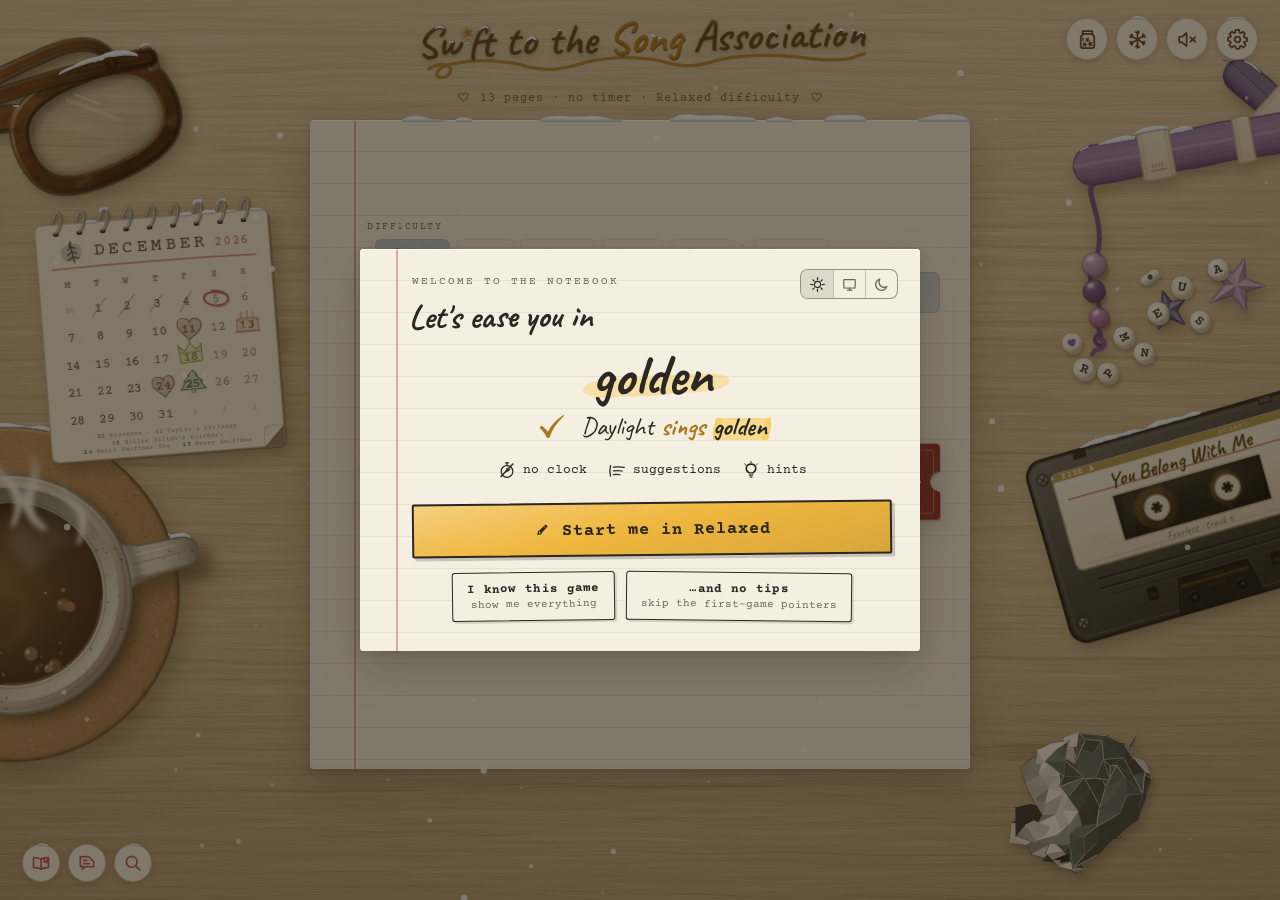
<file: index.html>
<!DOCTYPE html>
<html lang="en">
<head>
<meta charset="UTF-8" />
<!-- Every asset below is written relative, and a panel route (/records) puts a directory in the
     address bar that those relative paths would then resolve against. Pin the base to the site
     root so `styles.css` means /styles.css whatever the bar says. This is the one place the app
     assumes it is served from a domain root rather than a project subpath, which is true:
     swiftassociation.com via CNAME, and the local preview server at its own root. -->
<base href="/" />
<script>
// Canonicalise /index.html to the bare directory URL.
if (location.pathname.endsWith('/index.html')) {
  location.replace(location.pathname.slice(0, -'index.html'.length) + location.search + location.hash);
}
// A panel deep link (swiftassociation.com/records) has no file to serve on GitHub Pages, so
// 404.html recognises the slug and bounces it here as /?/records. Put the real path back in the
// bar before anything paints; js/app.js reads it on boot and opens the panel. Runs ahead of the
// theme script below so the URL is settled before first paint either way.
(function () {
  var q = location.search;
  if (q.slice(0, 2) !== '?/') return;
  var rest = q.slice(2), amp = rest.indexOf('&');
  var slug = amp === -1 ? rest : rest.slice(0, amp);
  var extra = amp === -1 ? '' : '?' + rest.slice(amp + 1);   // ?word=, ?dev= etc. survive the bounce
  try { history.replaceState(null, '', '/' + slug + extra + location.hash); } catch (e) {}
})();
</script>
<meta name="theme-color" content="#f5efe1" />
<script>
// Set the theme before first paint so a dark-mode notebook never flashes light on load.
// Standalone (no imports): mirrors effectiveTheme() in js/app.js and the SETTINGS_KEY in
// js/config.js. Fails open to light if anything is missing or storage is unreadable.
(function () {
  try {
    var raw = localStorage.getItem("swiftSongAssociation.settings");
    var t = raw ? (JSON.parse(raw) || {}).theme : "light";
    var dark = t === "dark" ||
      (t === "system" && window.matchMedia && window.matchMedia("(prefers-color-scheme: dark)").matches);
    document.documentElement.setAttribute("data-theme", dark ? "dark" : "light");
    var m = document.querySelector('meta[name="theme-color"]');
    if (m) m.setAttribute("content", dark ? "#14110d" : "#f5efe1");
  } catch (e) { /* light is the default; nothing to do */ }
})();
</script>
<meta name="viewport" content="width=device-width, initial-scale=1.0" />
<title>Swift to the Song Association</title>
<meta name="description" content="A Taylor Swift lyric guessing game. Each round shows a word: name a song whose lyrics contain it. 13 rounds, a songwriter's notebook." />

<!-- Search engines. The canonical folds www., ?word= links and the panel routes into one page.
     WebSite is the one structured-data type that earns this site anything (the name Google
     prints above the result); an app or game type would only file "missing rating" errors. -->
<link rel="canonical" href="https://swiftassociation.com/" />
<script type="application/ld+json">
{"@context":"https://schema.org","@type":"WebSite","name":"Swift to the Song Association","alternateName":"Swift Association","url":"https://swiftassociation.com/"}
</script>

<!-- Open Graph / social preview -->
<meta property="og:type" content="website" />
<meta property="og:site_name" content="Swift to the Song Association" />
<meta property="og:title" content="Swift to the Song Association" />
<meta property="og:description" content="Every page gives you a word. Name the Taylor Swift song it's hiding in." />
<meta property="og:url" content="https://swiftassociation.com/" />
<meta property="og:image" content="https://swiftassociation.com/icons/og-image.png" />
<meta property="og:image:width" content="1200" />
<meta property="og:image:height" content="630" />
<meta property="og:image:alt" content="Swift to the Song Association, handwritten on ruled notebook paper above a friendship bracelet of thirteen beads." />
<meta name="twitter:card" content="summary_large_image" />
<meta name="twitter:title" content="Swift to the Song Association" />
<meta name="twitter:description" content="Every page gives you a word. Name the Taylor Swift song it's hiding in." />
<meta name="twitter:image" content="https://swiftassociation.com/icons/og-image.png" />

<!-- PWA -->
<link rel="manifest" href="manifest.webmanifest" />
<meta name="apple-mobile-web-app-capable" content="yes" />
<meta name="apple-mobile-web-app-status-bar-style" content="default" />
<meta name="apple-mobile-web-app-title" content="Song Assoc." />
<link rel="icon" type="image/svg+xml" href="icons/favicon.svg" />
<link rel="apple-touch-icon" href="icons/apple-touch-icon.png" />
<!-- Fonts are self-hosted and declared in styles.css (@font-face, font-display:
     swap). Preloading every face is what keeps the swap invisible: the fetch starts
     with the document instead of waiting on the stylesheet, so the real face is
     normally in hand before the first glyph paints. -->
<link rel="preload" href="fonts/caveat-latin.woff2" as="font" type="font/woff2" crossorigin />
<link rel="preload" href="fonts/courierprime-400-latin.woff2" as="font" type="font/woff2" crossorigin />
<link rel="preload" href="fonts/courierprime-700-latin.woff2" as="font" type="font/woff2" crossorigin />
<link rel="preload" href="fonts/courierprime-italic-latin.woff2" as="font" type="font/woff2" crossorigin />
  <link rel="stylesheet" href="ink.css" />
  <link rel="stylesheet" href="styles.css?v=84" />
<!-- Umami visitor counts: cookieless, no personal data. data-domains keeps local previews out of
     the numbers. app.js adds one "run" event per run started (countRun). The searcher is left
     untracked on purpose: its description promises "no tracking". -->
<script defer src="https://cloud.umami.is/script.js" data-website-id="f4138436-6dea-47c8-aae9-8ad29228a4d9" data-domains="swiftassociation.com"></script>
</head>
<body data-era="gold">
<!-- Hand-drawn wobble for the penned achievement charms. Referenced by .charm svg
     in styles.css via filter: url(#charmWobble). Small displacement only — big
     values turn 30px icons to mush. Defined once here; hidden, zero layout. -->
<svg width="0" height="0" aria-hidden="true" style="position:absolute" focusable="false">
  <!-- THE back arrow: every "go back" control draws this rather than typing ←. Its own drawing,
       not CTA_ARROW turned round: the shaft sags the other way and the head's lower stroke is
       the longer one. currentColor is safe through <use>, it inherits from the outer svg. -->
  <symbol id="back-arrow" viewBox="0 0 20 10">
    <path d="M18.7 5.3 Q11.3 5.9 2.6 5.0 M6.7 1.8 Q4.4 3.2 1.9 5.0 Q4.1 6.8 6.4 8.5" fill="none" stroke="currentColor" stroke-width="1.5" stroke-linecap="round" stroke-linejoin="round"/>
  </symbol>
  <!-- The Impostor's flag: the button's own drawing, and the same flag on the banner and the
       verdict when a fake is caught, so the call and its result wear one mark. Stroke comes
       from the outer svg (.flag-flag); the cloth carries its own faint wash. -->
  <symbol id="impostor-flag" viewBox="0 0 24 24">
    <path d="M5.6 21.6 5.1 3.1"/><path d="M5.3 4.1c3.1-1.7 5.5 1.3 8.4.1 2.1-.9 3.7-.8 5.1-.3-.4 3-.3 5.5.3 7.9-1.7-.8-3.5-.6-5.4.3-2.9 1.3-5.3-1.5-8.2.2" fill="currentColor" fill-opacity="0.18"/>
  </symbol>
  <!-- Graphite on paper for the Stats graph (statsGraphSVG): the paper's tooth knocked out of
       each pencil line, fine enough to read as grain rather than as dots. -->
  <filter id="pencilGrain" x="-2%" y="-10%" width="104%" height="120%">
    <feTurbulence type="fractalNoise" baseFrequency="1.6" numOctaves="2" seed="5" result="g"/>
    <feColorMatrix in="g" type="matrix" values="0 0 0 0 0  0 0 0 0 0  0 0 0 0 0  0 0 0 -2.4 2.05" result="m"/>
    <feComposite in="SourceGraphic" in2="m" operator="in"/>
  </filter>
  <filter id="charmWobble" x="-15%" y="-15%" width="130%" height="130%">
    <feTurbulence type="fractalNoise" baseFrequency="0.045" numOctaves="2" seed="7" result="noise"/>
    <feDisplacementMap in="SourceGraphic" in2="noise" scale="2.2" xChannelSelector="R" yChannelSelector="G"/>
  </filter>
<!-- Rubber-stamp ink for the Mastery page: the passport's stamps, the MASTERED stamps, the
     postmark, and the linocut blocks the five skill marks are printed as (js/passport.js,
     js/skillmarks.js). Speckle knocked out of the ink, then a slight warp. Three seeds so no
     two neighbouring stamps speckle alike; which one a print uses is fixed, never random. -->
  <filter id="stampInk0" x="-10%" y="-14%" width="120%" height="128%">
    <feTurbulence type="fractalNoise" baseFrequency="0.55" numOctaves="2" seed="13" result="speck"/>
    <feColorMatrix in="speck" type="matrix" values="0 0 0 0 0  0 0 0 0 0  0 0 0 0 0  0 0 0 0.9 -0.35" result="holes"/>
    <feComposite in="SourceGraphic" in2="holes" operator="out" result="patchy"/>
    <feTurbulence type="fractalNoise" baseFrequency="0.055" numOctaves="2" seed="4" result="warp"/>
    <feDisplacementMap in="patchy" in2="warp" scale="2.4"/>
  </filter>
  <filter id="stampInk1" x="-10%" y="-14%" width="120%" height="128%">
    <feTurbulence type="fractalNoise" baseFrequency="0.55" numOctaves="2" seed="31" result="speck"/>
    <feColorMatrix in="speck" type="matrix" values="0 0 0 0 0  0 0 0 0 0  0 0 0 0 0  0 0 0 0.9 -0.35" result="holes"/>
    <feComposite in="SourceGraphic" in2="holes" operator="out" result="patchy"/>
    <feTurbulence type="fractalNoise" baseFrequency="0.055" numOctaves="2" seed="9" result="warp"/>
    <feDisplacementMap in="patchy" in2="warp" scale="2.4"/>
  </filter>
  <filter id="stampInk2" x="-10%" y="-14%" width="120%" height="128%">
    <feTurbulence type="fractalNoise" baseFrequency="0.6" numOctaves="2" seed="57" result="speck"/>
    <feColorMatrix in="speck" type="matrix" values="0 0 0 0 0  0 0 0 0 0  0 0 0 0 0  0 0 0 0.95 -0.36" result="holes"/>
    <feComposite in="SourceGraphic" in2="holes" operator="out" result="patchy"/>
    <feTurbulence type="fractalNoise" baseFrequency="0.05" numOctaves="2" seed="22" result="warp"/>
    <feDisplacementMap in="patchy" in2="warp" scale="2.4"/>
  </filter>
<!-- Graphite, for the passport's stamps not yet earned (the pencil tracings in js/passport.js):
     a fine tooth knocked out of the line, and a slight hand wobble. -->
  <filter id="pencilLine" x="-10%" y="-10%" width="120%" height="120%">
    <feTurbulence type="fractalNoise" baseFrequency="1.3" numOctaves="2" seed="5" result="g"/>
    <feColorMatrix in="g" type="matrix" values="0 0 0 0 0  0 0 0 0 0  0 0 0 0 0  0 0 0 1.5 -0.5" result="holes"/>
    <feComposite in="SourceGraphic" in2="holes" operator="out" result="grain"/>
    <feTurbulence type="fractalNoise" baseFrequency="0.05" numOctaves="2" seed="3" result="w"/>
    <feDisplacementMap in="grain" in2="w" scale="1.4" xChannelSelector="R" yChannelSelector="G"/>
  </filter>
<!-- The passport stamps' lettering. The same rubber, pressed lighter: the speckle above is the
     size of a letter's stroke at the passport's scale, so it ate whole characters. Here the
     holes are finer and fewer, and the warp is half, so type stays type. -->
  <filter id="stampType" x="-10%" y="-14%" width="120%" height="128%">
    <feTurbulence type="fractalNoise" baseFrequency="1.1" numOctaves="1" seed="41" result="speck"/>
    <feColorMatrix in="speck" type="matrix" values="0 0 0 0 0  0 0 0 0 0  0 0 0 0 0  0 0 0 0.9 -0.5" result="holes"/>
    <feComposite in="SourceGraphic" in2="holes" operator="out" result="patchy"/>
    <feTurbulence type="fractalNoise" baseFrequency="0.055" numOctaves="2" seed="4" result="warp"/>
    <feDisplacementMap in="patchy" in2="warp" scale="1.1"/>
  </filter>
<!-- Two weaker pours of the same turbulence, for the album board's growing figure.
     feDisplacementMap takes no runtime parameter, so the strength has to be picked from
     a fixed set: a triangle carries the full wobble and still reads as a triangle, but a
     ten-sided figure under it stops reading as pencil and starts reading as a failed
     circle. Mid is used at seven and eight sides, Low from nine up. Neither is zero —
     a dead straight edge would drop the figure out of the same hand as the rest. -->
  <filter id="charmWobbleMid" x="-15%" y="-15%" width="130%" height="130%">
    <feTurbulence type="fractalNoise" baseFrequency="0.045" numOctaves="2" seed="7" result="noise"/>
    <feDisplacementMap in="SourceGraphic" in2="noise" scale="0.9" xChannelSelector="R" yChannelSelector="G"/>
  </filter>
  <filter id="charmWobbleLow" x="-15%" y="-15%" width="130%" height="130%">
    <feTurbulence type="fractalNoise" baseFrequency="0.045" numOctaves="2" seed="7" result="noise"/>
    <feDisplacementMap in="SourceGraphic" in2="noise" scale="0.5" xChannelSelector="R" yChannelSelector="G"/>
  </filter>
  <!-- The keepsake cards' pen: the records cup is inked through this. Half charmWobble's
       strength, because the cup's lines are drawn with a 1.4 floor for 38-50px and the
       wobble only has to take the ruler out of them, not move them. -->
  <!-- Everything OUTSIDE the records cup's bowl. The handles are drawn a little way into the
       bowl and clipped here, so each one stops exactly at the bowl's edge and tucks under its
       outline. Ending them on the edge instead left their round caps sitting on top of the
       outline as knots, with a stub poking into the gold. -->
  <clipPath id="navCupOut" clipPathUnits="userSpaceOnUse">
    <path clip-rule="evenodd" d="M-4,-4 H52 V52 H-4 Z M12.8,9.4 C12.9,17.2 15.4,24.2 21,27.3 C21.9,27.8 22.4,28.5 22.4,29.4 L22.5,33.4 C22.2,35.2 19.9,36.3 17.6,36.9 L30.4,36.7 C28.3,36.2 26,35.2 25.8,33.3 L25.8,29.3 C25.8,28.4 26.3,27.7 27.2,27.2 C32.8,24.1 35.2,17 35.3,9 Q24,8.3 12.8,9.4 Z"/>
  </clipPath>
  <filter id="navInk" x="-10%" y="-10%" width="120%" height="120%">
    <feTurbulence type="fractalNoise" baseFrequency="0.05" numOctaves="2" seed="7" result="noise"/>
    <feDisplacementMap in="SourceGraphic" in2="noise" scale="1.1" xChannelSelector="R" yChannelSelector="G"/>
  </filter>
  <!-- The at-a-glance panel's triangle wash. Coarser and stronger than charmWobble because
       it disturbs a filled silhouette rather than a pen line: a wandering edge is the whole
       point, and there is no lettering inside it to go fuzzy. Its effect is subtle at the
       15px the panel draws it at; it is there so no two of the seventeen sit identically. -->
  <filter id="themeWash" x="-40%" y="-40%" width="180%" height="180%">
    <feTurbulence type="fractalNoise" baseFrequency="0.052" numOctaves="3" seed="11" result="noise"/>
    <feDisplacementMap in="SourceGraphic" in2="noise" scale="2.4" xChannelSelector="R" yChannelSelector="G"/>
  </filter>
  <!-- A broad marker does not leave a mathematically smooth pill. This barely disturbs the
       prompt's highlighter layer, enough to soften its clipped silhouette without making the
       lettering fuzzy or letting the mark twitch between renders. -->
  <filter id="highlighterWobble" x="-8%" y="-20%" width="116%" height="140%">
    <feTurbulence type="fractalNoise" baseFrequency="0.018 0.075" numOctaves="2" seed="23" result="noise"/>
    <feDisplacementMap in="SourceGraphic" in2="noise" scale="3.2" xChannelSelector="R" yChannelSelector="G"/>
  </filter>
  <!-- The way home's postmark ink (js/postmark.js): the result stamps' speckle-and-warp with its
       own seeds, so the three stamps on the page never share a speckle. Here rather than in
       the stamps' own defs sheet, which hides with the stamps on the runs that have none. -->
  <filter id="pmInk" x="-6%" y="-14%" width="112%" height="128%">
    <feTurbulence type="fractalNoise" baseFrequency="0.6" numOctaves="2" seed="57" result="speck"/>
    <feColorMatrix in="speck" type="matrix" values="0 0 0 0 0  0 0 0 0 0  0 0 0 0 0  0 0 0 0.95 -0.36" result="holes"/>
    <feComposite in="SourceGraphic" in2="holes" operator="out" result="patchy"/>
    <feTurbulence type="fractalNoise" baseFrequency="0.05" numOctaves="2" seed="22" result="warp"/>
    <feDisplacementMap in="patchy" in2="warp" scale="2.4"/>
  </filter>
  <!-- Charcoal for the sketched start buttons (js/ctasketch.js). The lines wobble a touch and lose
       ink in streaks that run ALONG the stroke, so there is one filter for the strokes running
       across and one for those running down; the words get a finer, lighter grain of the same. -->
  <filter id="ctaSkH" x="-8%" y="-40%" width="116%" height="180%">
    <feTurbulence type="fractalNoise" baseFrequency="0.05" numOctaves="2" seed="4" result="w"/>
    <feDisplacementMap in="SourceGraphic" in2="w" scale="1.15" xChannelSelector="R" yChannelSelector="G" result="d"/>
    <feTurbulence type="fractalNoise" baseFrequency="0.06 1.4" numOctaves="2" seed="9" result="g"/>
    <feColorMatrix in="g" type="matrix" values="0 0 0 0 0  0 0 0 0 0  0 0 0 0 0  4 0 0 0 -.95" result="gm"/>
    <feComposite in="d" in2="gm" operator="in"/>
  </filter>
  <filter id="ctaSkV" x="-40%" y="-8%" width="180%" height="116%">
    <feTurbulence type="fractalNoise" baseFrequency="0.05" numOctaves="2" seed="11" result="w"/>
    <feDisplacementMap in="SourceGraphic" in2="w" scale="1.15" xChannelSelector="R" yChannelSelector="G" result="d"/>
    <feTurbulence type="fractalNoise" baseFrequency="1.4 0.06" numOctaves="2" seed="16" result="g"/>
    <feColorMatrix in="g" type="matrix" values="0 0 0 0 0  0 0 0 0 0  0 0 0 0 0  4 0 0 0 -.95" result="gm"/>
    <feComposite in="d" in2="gm" operator="in"/>
  </filter>
  <filter id="ctaSkText" x="-4%" y="-20%" width="108%" height="140%">
    <feTurbulence type="fractalNoise" baseFrequency="0.09 1.5" numOctaves="2" seed="21" result="g"/>
    <feColorMatrix in="g" type="matrix" values="0 0 0 0 0  0 0 0 0 0  0 0 0 0 0  4 0 0 0 -.62" result="gm"/>
    <feComposite in="SourceGraphic" in2="gm" operator="in"/>
  </filter>
  <!-- The reward board's two materials (js/rewardboard.js). rwKiss draws a sticker's kiss-cut:
       a hairline ring a few pixels outside the shape, and a ghost of the shape on the backing.
       rwDeckle tears the edge of the rank II title card. -->
  <filter id="rwKiss" x="-25%" y="-25%" width="150%" height="150%">
    <feMorphology in="SourceAlpha" operator="dilate" radius="4.2" result="o"/>
    <feMorphology in="SourceAlpha" operator="dilate" radius="3" result="i"/>
    <feComposite in="o" in2="i" operator="out" result="ring"/>
    <feFlood flood-color="#7d7466" result="c"/><feComposite in="c" in2="ring" operator="in" result="cut"/>
    <feFlood flood-color="#7d7466" flood-opacity="0.12" result="c2"/><feComposite in="c2" in2="SourceAlpha" operator="in" result="ghost"/>
    <feMerge><feMergeNode in="ghost"/><feMergeNode in="cut"/></feMerge>
  </filter>
  <filter id="rwDeckle" x="-4%" y="-6%" width="108%" height="112%">
    <feTurbulence type="fractalNoise" baseFrequency="0.22" numOctaves="2" seed="4" result="n"/>
    <feDisplacementMap in="SourceGraphic" in2="n" scale="4.5" xChannelSelector="R" yChannelSelector="G"/>
  </filter>
  <!-- Brushed nickel for the guest shelf's hardware: the split ring every pass hangs from
       and the crimp at the foot of its strap. The hard stop mid-gradient is the specular
       band that makes it read as turned metal rather than a grey outline. -->
  <linearGradient id="guestMetal" x1="0" y1="0" x2="0" y2="1">
    <stop offset="0" stop-color="#f4f1e8"/>
    <stop offset="0.42" stop-color="#bdb6a6"/>
    <stop offset="0.52" stop-color="#8d8779"/>
    <stop offset="1" stop-color="#ddd8cb"/>
  </linearGradient>
  <!-- The sticker die cut (see js/stickers.js and scripts/stickers/STICKERS.md). One filter,
       not fifteen hand-drawn outlines: it dilates the artwork's own alpha, hardens the soft
       edge back to a clean line, floods it cream and drops it behind, so every sticker gets
       the same vinyl border and the same lift whatever its shape. It is also what stops the
       dark stickers (the hat, the matchbook, the queen) dissolving on dark paper. Applied via
       .sticker svg in styles.css, which must stay overflow: visible or the border is clipped. -->
  <filter id="stickCut" x="-30%" y="-30%" width="160%" height="160%" color-interpolation-filters="sRGB">
    <feMorphology in="SourceAlpha" operator="dilate" radius="2.6" result="fat"/>
    <feGaussianBlur in="fat" stdDeviation="1.5" result="soft"/>
    <feComponentTransfer in="soft" result="mask">
      <feFuncA type="linear" slope="16" intercept="-4.6"/>
    </feComponentTransfer>
    <feFlood flood-color="#fbf6e9" result="paper"/>
    <feComposite in="paper" in2="mask" operator="in" result="cut"/>
    <feDropShadow in="cut" dx="0.7" dy="1.6" stdDeviation="1.2" flood-color="#2b2722" flood-opacity="0.3" result="lift"/>
    <feMerge><feMergeNode in="lift"/><feMergeNode in="SourceGraphic"/></feMerge>
  </filter>
  <!-- The locked sticker: the same die cut, but the artwork itself flattened to one solid
       black shape. The silhouettes are the puzzle, so this gives away the outline and nothing
       else. Done as a filter rather than by overriding fills in CSS because the artwork sets
       fill and opacity as presentation attributes on nearly every path, and half of them are
       fill="none" detail lines: forcing colour per element blobs those open curves shut. This
       reads the RENDERED alpha instead, so what goes black is exactly what was drawn. The
       slope on the alpha ramp pulls the deliberately faint parts (the UFO's beam steps, the
       0.3-opacity seams) up to solid while leaving a short edge ramp for antialiasing. -->
  <filter id="stickCutLocked" x="-30%" y="-30%" width="160%" height="160%" color-interpolation-filters="sRGB">
    <feMorphology in="SourceAlpha" operator="dilate" radius="2.6" result="fat"/>
    <feGaussianBlur in="fat" stdDeviation="1.5" result="soft"/>
    <feComponentTransfer in="soft" result="mask">
      <feFuncA type="linear" slope="16" intercept="-4.6"/>
    </feComponentTransfer>
    <feFlood flood-color="#fbf6e9" result="paper"/>
    <feComposite in="paper" in2="mask" operator="in" result="cut"/>
    <feDropShadow in="cut" dx="0.7" dy="1.6" stdDeviation="1.2" flood-color="#2b2722" flood-opacity="0.3" result="lift"/>
    <feComponentTransfer in="SourceAlpha" result="hard">
      <feFuncA type="linear" slope="6"/>
    </feComponentTransfer>
    <feFlood flood-color="#221e19" result="ink"/>
    <feComposite in="ink" in2="hard" operator="in" result="sil"/>
    <feMerge><feMergeNode in="lift"/><feMergeNode in="sil"/></feMerge>
  </filter>
</svg>
<!-- PAGE MARKS — the doodle beside each page's handwritten title, drawn once here and
     <use>d per screen. Same pen as the achievement charms (see .page-mark in styles.css,
     which carries the wobble filter, the stroke and the highlighter swipe).
     All landscape, 36x24. Where a page's object isn't naturally wide it repeats — two
     medals, two notes, two passes, two pressings — or it trails: Mastery's sparks and
     Ruthless's speed lines. That is not padding to fill the box; a round object stretched
     to 3:2 just reads as a squashed round object, which is why every earlier attempt at a
     wide stopwatch or a wide rosette was thrown away.
     Carry NO stroke or fill attributes here. <use> renders into a shadow tree that CSS
     selectors cannot reach, so these paths are styled purely by inheritance from the
     .page-mark svg rule. An attribute set here would win against that and freeze the
     colour. -->
<svg width="0" height="0" aria-hidden="true" style="position:absolute" focusable="false">
  <!-- a five-bar gate -->
  <symbol id="mark-stats" viewBox="0 0 36 24">
    <path d="M6 6.4 C6.3 11 6.2 15 5.8 19"/>
    <path d="M13 6 C13.3 10.5 13.2 15 12.8 18.6"/>
    <path d="M20 6.4 C20.3 11 20.2 15 19.8 19.1"/>
    <path d="M27 6.1 C27.3 10.6 27.2 15 26.8 18.7"/>
    <path d="M3.4 19 C10 16.2 22.4 10.4 30.6 6"/>
  </symbol>
  <!-- two medals, the second smaller and hung lower: a pair, not a copy -->
  <symbol id="mark-records" viewBox="0 0 36 24">
    <path d="M11 4.6 C14.1 4.7 16.2 6.9 16.1 9.8 C16 12.7 13.9 14.8 11 14.7 C8.1 14.6 6 12.4 6.1 9.6 C6.2 6.9 8.3 4.7 11.4 4.6"/>
    <path d="M8.9 14.4 C8.4 16.9 8 19 7.6 21.2 C8.6 20.4 9.4 20 10.3 19.7"/>
    <path d="M13.1 14.3 C13.6 16.8 14 18.9 14.4 21.1 C13.4 20.3 12.6 19.9 11.7 19.6"/>
    <path d="M25 6.8 C27.6 6.9 29.3 8.7 29.2 11.1 C29.1 13.5 27.4 15.2 25 15.1 C22.6 15 20.9 13.2 21 10.9 C21.1 8.6 22.8 6.8 25.3 6.8"/>
    <path d="M23.3 14.9 C22.9 17 22.6 18.7 22.3 20.5 C23.1 19.8 23.7 19.5 24.5 19.2"/>
    <path d="M26.7 14.8 C27.1 16.9 27.4 18.6 27.7 20.4 C26.9 19.7 26.3 19.4 25.5 19.1"/>
  </symbol>
  <!-- a bracelet strand with a charm hanging off it. the strand's dip is doing real
       work: shallow it out and the whole thing reads as a moustache -->
  <symbol id="mark-achievements" viewBox="0 0 36 24">
    <path d="M2.6 6.4 C8.4 15.4 27.6 15.4 33.4 6.4"/>
    <path d="M9.6 11 C10.6 11.1 11.3 11.9 11.2 12.8 C11.1 13.7 10.3 14.3 9.4 14.2 C8.5 14.1 7.9 13.3 8 12.4"/>
    <path d="M26.4 11 C27.4 11.1 28.1 11.9 28 12.8 C27.9 13.7 27.1 14.3 26.2 14.2 C25.3 14.1 24.7 13.3 24.8 12.4"/>
    <path d="M18 22 C15.8 20 13.7 18.4 13.7 16.4 C13.7 15 14.7 14.2 15.8 14.3 C16.6 14.4 17.4 14.9 18 15.8 C18.6 14.9 19.4 14.4 20.2 14.3 C21.3 14.2 22.3 15 22.3 16.4 C22.3 18.4 20.2 20 18 22 Z"/>
  </symbol>
  <!-- one earned star with two sparks trailing it -->
  <symbol id="mark-mastery" viewBox="0 0 36 24">
    <path d="M26.6 3.8 L28.9 9.2 L34.6 9.6 L30.2 13.4 L31.6 19 L26.6 15.9 L21.6 19.1 L23 13.4 L18.6 9.6 L24.3 9.2 L27.1 4.4"/>
    <path d="M13.8 10.6 C14.3 13.2 14.6 13.5 17.2 14 C14.6 14.5 14.3 14.8 13.8 17.4 C13.3 14.8 13 14.5 10.4 14 C13 13.5 13.3 13.2 13.8 10.6 Z"/>
    <path d="M5.6 15 C6 16.9 6.2 17.1 8.1 17.5 C6.2 17.9 6 18.1 5.6 20 C5.2 18.1 5 17.9 3.1 17.5 C5 17.1 5.2 16.9 5.6 15 Z"/>
  </symbol>
  <!-- two folded dare-notes, the second behind and higher -->
  <symbol id="mark-challenges" viewBox="0 0 36 24">
    <path d="M3.4 6.6 C6.2 6.2 9.8 6.3 11.8 6.5 L14.8 9.6 C15 12.4 14.9 16.1 14.6 18.7 C10.8 19.1 6.2 19 3.6 18.6 C3.2 15.1 3.2 10.1 3.4 6.6 Z"/>
    <path d="M11.8 6.5 C11.7 8 11.8 9 11.9 9.7 C12.7 9.8 13.9 9.7 14.8 9.6"/>
    <path d="M5.8 12.8 C7.8 12.6 10.4 12.7 12.4 12.8"/>
    <path d="M5.8 15.4 C7.4 15.2 9.4 15.2 10.9 15.3"/>
    <path d="M20.6 4.6 C23.4 4.2 27 4.3 29 4.5 L32 7.6 C32.2 10.4 32.1 14.1 31.8 16.7 C28 17.1 23.4 17 20.8 16.6 C20.4 13.1 20.4 8.1 20.6 4.6 Z"/>
    <path d="M29 4.5 C28.9 6 29 7 29.1 7.7 C29.9 7.8 31.1 7.7 32 7.6"/>
    <path d="M23 11.2 C25 11 27.6 11.1 29.6 11.2"/>
  </symbol>
  <!-- two pressings, side by side. NOT one disc with an arc peeking from behind it:
       that reads as an eye, unmistakably, which is how the first version died -->
  <symbol id="mark-bonus" viewBox="0 0 36 24">
    <path d="M11 4.6 C14.9 4.7 18.1 8 18 11.9 C17.9 15.8 14.7 18.9 10.8 18.8 C6.9 18.7 3.8 15.4 3.9 11.5 C4 7.6 7.2 4.5 11.4 4.6"/>
    <path d="M11 9.4 C12.2 9.4 13.1 10.4 13 11.6 C12.9 12.7 12 13.4 10.9 13.3 C9.8 13.2 9.1 12.3 9.2 11.2"/>
    <path d="M25.4 8 C28.9 8.1 31.7 11 31.6 14.4 C31.5 17.8 28.6 20.5 25.2 20.4 C21.8 20.3 19.1 17.4 19.2 14 C19.3 10.6 22.2 7.9 25.8 8"/>
    <path d="M25.4 12.6 C26.4 12.6 27.1 13.4 27 14.3 C26.9 15.2 26.2 15.8 25.3 15.7"/>
  </symbol>
  <!-- the sleeve with a whole record standing out of it. both shapes stay complete for
       the same reason as the pressings above: a part-shape resolves into a point, and
       the point reads as a pencil -->
  <symbol id="mark-album" viewBox="0 0 36 24">
    <path d="M3.6 5.4 C8.4 5 14.4 5.1 18.2 5.5 C18.6 9.7 18.5 15 18.1 19.1 C13.8 19.5 8.2 19.4 3.8 19 C3.4 15 3.4 9.4 3.6 5.4 Z"/>
    <path d="M6.8 5.3 C6.6 9.7 6.6 14.7 6.8 19.2"/>
    <path d="M24.6 5.2 C29.1 5.3 32.7 9 32.6 13.4 C32.5 17.8 28.8 21.3 24.4 21.2 C20 21.1 16.5 17.4 16.6 13 C16.7 8.7 20.3 5.2 24.9 5.2"/>
    <path d="M24.6 11.2 C25.8 11.2 26.7 12.2 26.6 13.4 C26.5 14.5 25.6 15.2 24.5 15.1"/>
  </symbol>
  <!-- a stopwatch with the clock chasing it. two stopwatches was tried and says nothing:
       the eye asks why there are two and gets no answer. speed lines answer -->
  <symbol id="mark-ruthless" viewBox="0 0 36 24">
    <path d="M25 7.4 C28.7 7.5 31.6 10.5 31.5 14.2 C31.4 17.8 28.4 20.7 24.8 20.6 C21.2 20.5 18.3 17.5 18.4 13.9 C18.5 10.3 21.5 7.4 25.3 7.4"/>
    <path d="M23.1 4.6 C24.4 4.4 25.7 4.4 27 4.6"/>
    <path d="M25 4.7 C25.1 5.7 25.1 6.6 25 7.5"/>
    <path d="M25 14 C25 12.5 25 11.4 25 10.4"/>
    <path d="M25 14 C26.2 14.8 27.1 15.4 27.9 15.9"/>
    <path d="M3 9.6 C6.4 9.4 10.6 9.4 14 9.6"/>
    <path d="M5 14 C8 13.8 11.6 13.8 14.6 14"/>
    <path d="M7 18.4 C9.6 18.2 12.6 18.2 15.2 18.4"/>
  </symbol>
  <!-- a rail with two passes hanging off it: the shelf, literally -->
  <symbol id="mark-guests" viewBox="0 0 36 24">
    <path d="M2.6 4.8 C12.4 4.2 24.6 4.2 33.4 4.8"/>
    <path d="M8.6 5.2 C9.4 7 10.2 8.4 11 9.4 C11.9 8.3 12.7 6.9 13.4 5.1"/>
    <path d="M7.4 9.6 C9.4 9.4 12.6 9.4 14.6 9.6 C14.9 12.6 14.8 16 14.6 18.5 C12.6 18.7 9.4 18.7 7.4 18.5 C7.1 16 7.1 12.5 7.4 9.6 Z"/>
    <path d="M22 5.2 C22.8 6.8 23.5 8 24.2 8.8 C25 7.9 25.7 6.7 26.3 5.1"/>
    <path d="M20.8 9 C22.7 8.8 25.7 8.8 27.6 9 C27.9 11.6 27.8 14.6 27.6 16.8 C25.7 17 22.7 17 20.8 16.8 C20.5 14.6 20.5 11.4 20.8 9 Z"/>
  </symbol>
  <!-- a fingerpost: one leaning post with two arms, the upper pointing back and the lower
       pointing on. It is the only post in the set, so it can't be mistaken for the folded
       notes or the pressings, and its two arms are a picture of the card's own paging.
       A question mark was tried first and read as a help-desk icon, not as stationery. -->
  <symbol id="mark-howto" viewBox="0 0 36 24">
    <path d="M18.6 3.4 C18.2 9.4 17.9 15.4 17.4 21.4"/>
    <path d="M18.4 6.4 C22 6.1 26.6 6 30 6.2 C30.9 7.3 31.7 8.2 32.6 9.1 C31.6 10 30.8 10.9 30 11.9 C26.6 12.1 22 12 18.2 11.7"/>
    <path d="M18.1 14 C14.6 13.8 10.2 13.7 6.9 13.9 C6 15 5.2 15.9 4.3 16.8 C5.3 17.7 6.1 18.6 6.9 19.6 C10.2 19.8 14.6 19.7 17.7 19.4"/>
    <path d="M15.6 22 C17.6 21.6 19.4 21.6 21.2 21.9"/>
  </symbol>
  <!-- a dictionary lying open with a ribbon marker down the gutter, and two ruled column
       blocks of "entries" either side. The columns are what separate it from the songbook's
       open book: a glossary is a book you look INTO rather than read, and columns say that
       faster than any object could. Uneven line lengths on purpose. -->
  <symbol id="mark-glossary" viewBox="0 0 36 24">
    <path d="M18 7.2 C14.8 5.4 9.8 4.7 4.2 5 C4 9 4 14.2 4.2 18.4 C9.8 18.1 14.8 18.8 18 20.6 C21.2 18.8 26.2 18.1 31.8 18.4 C32 14.2 32 9 31.8 5 C26.2 4.7 21.2 5.4 18 7.2 Z"/>
    <path d="M18 7.2 C18.1 11.6 18.1 16.2 18 20.6"/>
    <path d="M7.4 9.2 C9 9.2 10.8 9.4 12 9.7"/>
    <path d="M7.4 12.2 C9.8 12.2 12.4 12.5 14.2 12.9"/>
    <path d="M7.4 15.2 C8.8 15.2 10.2 15.3 11.2 15.5"/>
    <path d="M22.8 9.7 C24.2 9.4 26.2 9.2 27.8 9.2"/>
    <path d="M21.6 12.9 C23.6 12.5 26.2 12.2 28.6 12.2"/>
    <path d="M23.8 15.5 C25 15.3 26.6 15.2 28 15.2"/>
    <path d="M18 20.4 C18.6 21.5 18.9 22.3 19 23.2 C19.6 22.6 20.1 22.2 20.7 21.9"/>
  </symbol>
  <!-- an open book, finally at the proportions a book actually has -->
  <symbol id="mark-songbook" viewBox="0 0 36 24">
    <path d="M18 8.2 C14.6 6.2 9.4 5.4 3.6 5.7 C3.4 9.8 3.4 14.6 3.6 18.6 C9.4 18.3 14.6 19.1 18 21 C21.4 19.1 26.6 18.3 32.4 18.6 C32.6 14.6 32.6 9.8 32.4 5.7 C26.6 5.4 21.4 6.2 18 8.2 Z"/>
    <path d="M18 8.2 C18.1 12.4 18.1 16.8 18 21"/>
    <path d="M7 10 C9.4 10 11.8 10.4 13.6 11.1"/>
    <path d="M22.4 11.1 C24.2 10.4 26.6 10 29 10"/>
    <path d="M7 13.6 C9.4 13.6 11.8 14 13.6 14.6"/>
  </symbol>
  <!-- one headstone with a sprig growing beside it. The pair rule is kept the way Mastery keeps
       it, by trailing rather than repeating: a second stone would have made this a cemetery, and
       the page is about individual decisions. The sprig is the half that matters — the notebook
       is still being written, and one of these graves (Adaptive's) left its mechanic behind.
       Deliberately NOT in PAGE_MARK_KINDS: see js/config.js. -->
  <symbol id="mark-graveyard" viewBox="0 0 36 24">
    <path d="M8 21 C7.6 15.8 7.7 10 8.6 7.4 C10 4.8 14.8 4.8 16.2 7.4 C17.1 10 17.2 15.8 16.8 21"/>
    <path d="M10.4 11.4 C12 11.3 13.8 11.3 14.4 11.4"/>
    <path d="M10.8 14.2 C12.1 14.1 13.5 14.1 14.1 14.2"/>
    <path d="M11.2 17 C12.2 16.9 13.2 16.9 13.7 17"/>
    <path d="M25.6 21 C25.2 18 25.4 15.2 26.1 13.2"/>
    <path d="M25.9 17.6 C24.4 16.8 23.4 15.5 23 14 C24.7 14 25.9 14.9 26.5 16.2"/>
    <path d="M26.1 15.8 C26.9 14.3 28.2 13.2 29.7 12.8 C29.7 14.5 28.8 16 27.4 16.9"/>
    <path d="M3.4 21.4 C9.6 21 16.6 21 21 21.2"/>
    <path d="M22.6 21.3 C27 21 31.8 21 34.4 21.3"/>
  </symbol>
  <!-- a signature with the nib that wrote it lifted off the end: the page that signs the
       notebook. Two objects, the pair rule kept the plain way. The scrawl is loops and a
       tail rather than letters, so it can never be read as anybody's actual name.
       Deliberately NOT in PAGE_MARK_KINDS, for the graveyard's reason: see js/config.js. -->
  <symbol id="mark-credits" viewBox="0 0 36 24">
    <path d="M3 16.6 C4.6 12 6.4 9.4 7.6 10.2 C8.8 11 7 15.6 8.4 15.8 C9.8 16 11 11.8 12.4 12.4 C13.6 12.9 12.6 15.8 13.8 16 C15 16.2 16.4 14 17.6 13.8"/>
    <path d="M3.4 19.6 C8.6 19.2 14.2 19.2 19 19.5"/>
    <g transform="translate(-2 -3) rotate(30 27 21)">
      <path d="M27 21 C25.4 18.2 23.8 15.6 23.4 12.8 C23.2 11.2 24 9.8 24.9 9.2 L29.1 9.3 C30 9.9 30.8 11.3 30.6 12.9 C30.3 15.7 28.6 18.3 27 21 Z"/>
      <path d="M27 20.8 C27 19 27.1 17.2 27 15.6"/>
      <path d="M25.1 9.2 C25 7.8 25.2 6.2 25.4 4.6"/>
      <path d="M28.9 9.3 C28.9 7.8 28.7 6.3 28.5 4.8"/>
    </g>
  </symbol>
  <!-- the keepsakes jar of paper stars (the desk button's drawing), with one star tumbling
       out of it so the mark has something to trail. The loose stars are larger than the one
       inside on purpose: outlined at 39px, a star the jar's size is just a knot. -->
  <!-- two cogs meshing, the big one the desk's settings gear and a smaller one turning it.
       Different tooth counts and sizes, so they read as a pair and never as a mirrored copy. -->
  <symbol id="mark-settings" viewBox="0 0 36 24">
    <path d="M18.7 12.1 L21.1 12.5 L20.9 15.1 L18.4 15.4 L17.9 16.5 L19.2 18.0 L17.5 20.2 L15.8 18.7 L14.5 19.7 L14.6 21.8 L12.4 22.4 L11.5 20.2 L10.4 19.5 L8.5 20.9 L6.8 19.6 L7.4 17.9 L6.8 16.9 L5.0 16.9 L3.7 14.7 L5.9 13.5 L5.9 12.4 L3.9 10.8 L5.3 8.9 L7.3 9.2 L7.9 8.3 L7.2 6.1 L9.9 5.2 L11.1 7.2 L12.4 7.1 L13.4 4.6 L15.6 5.1 L15.6 7.5 L16.6 8.3 L19.0 7.4 L20.0 9.5 L18.3 11.2 Z"/>
    <path d="M12.4 10.8 C14.0 10.8 15.0 12.0 15.0 13.5 C14.9 14.8 13.8 16.0 12.3 16.0 C11.0 15.9 9.8 14.8 9.8 13.4 C9.9 12.0 11.0 10.8 12.7 10.9"/>
    <path d="M30.8 8.7 L32.4 9.2 L31.6 11.4 L29.9 11.2 L29.3 12.0 L29.5 13.6 L27.9 14.5 L26.7 13.3 L25.8 13.2 L24.6 14.7 L22.6 13.8 L23.3 12.1 L22.5 11.1 L20.7 11.5 L20.6 9.3 L22.0 8.6 L22.1 7.5 L21.4 6.4 L22.5 4.6 L23.9 5.1 L24.9 4.8 L25.1 3.1 L27.5 3.0 L27.8 4.7 L28.6 5.3 L30.1 4.8 L31.2 6.2 L30.3 7.5 Z"/>
    <path d="M26.3 7.4 C27.4 7.4 27.9 8.1 27.9 9.1 C27.8 9.9 27.2 10.6 26.2 10.6 C25.4 10.5 24.7 9.9 24.7 9.0 C24.8 8.1 25.4 7.4 26.6 7.5"/>
  </symbol>
  <symbol id="mark-keepsakes" viewBox="0 0 36 24">
    <path d="M6.6 3.6 C10 3.3 14 3.3 17.4 3.5 L17.5 6 C14 6.2 10 6.2 6.5 6.1 Z"/>
    <path d="M7.4 6.1 C7.2 7.2 5.2 7.6 5 9.4 L4.9 18.6 C4.9 20 5.7 20.7 7 20.7 L16.9 20.6 C18.2 20.6 19 19.9 19 18.5 L18.9 9.3 C18.7 7.5 16.8 7.2 16.6 6.1"/>
    <path d="M7.4 10 C7.3 11 7.3 12 7.4 13"/>
    <path d="M11.2 12.2 L12.5 13.8 L14.4 13.5 L13.4 15.3 L14.5 17.2 L12.3 16.7 L10.8 18.1 L10.5 16.0 L8.9 15.1 L10.8 14.2 Z"/>
    <path d="M28.9 3.9 L29.6 7.6 L33.3 8.9 L29.7 10.7 L29.7 14.3 L27.1 12.0 L23.8 13.0 L25.1 9.8 L22.8 6.5 L26.5 6.9 Z"/>
    <path d="M30.6 17.1 L31.9 18.3 L33.4 17.7 L32.7 19.3 L33.7 20.6 L32.1 20.5 L31.1 21.7 L30.8 20.2 L29.2 19.7 L30.6 18.8 Z"/>
  </symbol>
</svg>
<!-- THEME MARKS — one per charm theme, used twice on the charm page: in the at-a-glance
     panel's rows, and again on the section heading of the theme each row points at. Same pen as the
     page marks above and styled the same way, by inheritance only: carry NO stroke or fill
     attributes here, because <use> renders into a shadow tree ordinary selectors cannot
     reach and an attribute set here would freeze the colour.

     Squarer than the page marks (24x24, not 36x24) because these sit in a 15px row rather
     than beside a title, and drawn to survive that reduction: no motif leans on an internal
     detail, and none of them is a triangle, which would fight the wash behind it. The
     headings render them barely larger, so anything that needs 21px to read is too fine.

     Several come from the systems themselves rather than from stock iconography — a wax
     seal for Challenges, two levers for Custom, a stopwatch for the clock modes — which is
     the difference between a mark that means something here and a mark that could sit on
     any page anywhere. -->
<svg width="0" height="0" aria-hidden="true" style="position:absolute" focusable="false">
  <!-- the wash the marks sit on: a wedge-round triangle laid with a chisel tip. Corners are
       heavily rounded and the sides wander, because a marker cannot make a point and a hand
       cannot draw a straight 15px edge. Filled from CSS, never here. -->
  <symbol id="theme-tri" viewBox="0 0 24 21">
    <path d="M14.1 4.2 C16.6 8.0 19.3 12.4 21.2 15.9 C22.6 18.4 21.4 20.2 18.6 20.3 C14.2 20.6 9.4 20.5 5.2 20.1 C2.4 19.8 1.3 18.0 2.9 15.6 C5.1 12.2 8.0 7.7 10.2 4.1 C11.4 2.2 13.0 2.4 14.1 4.2 Z"/>
  </symbol>

  <!-- a pencil, for the charms every run can earn -->
  <symbol id="theme-core" viewBox="0 0 24 24">
    <path d="M5.4 18.8 L7.5 13.7 L16.5 4.8 C17.2 4.2 18.1 4.3 18.8 5 L19.4 5.7 C20 6.4 20 7.3 19.3 7.9 L10.3 16.8 Z"/>
    <path d="M7.5 13.7 C8.9 14.2 9.9 15.2 10.3 16.8"/>
  </symbol>
  <!-- one confident tick, nothing else: a clean page needs no ornament -->
  <symbol id="theme-perfect" viewBox="0 0 24 24">
    <path d="M4.2 12.4 C6.6 13.9 8.6 16.1 10.1 19 C12.5 12.4 15.9 7.2 20.2 4.1"/>
  </symbol>
  <!-- a stopwatch, crown and all. a plain clock face reads as "the time", not "the timer" -->
  <symbol id="theme-clock" viewBox="0 0 24 24">
    <path d="M12 6.6 C15.9 6.6 19 9.8 19 13.7 C19 17.6 15.9 20.7 12 20.7 C8.1 20.7 5 17.6 5 13.7 C5 9.9 8 6.7 11.8 6.6"/>
    <path d="M10.2 3.4 H13.8"/>
    <path d="M12 3.6 V6.6"/>
    <path d="M12 9.6 V13.7 L15.2 11.4"/>
  </symbol>
  <!-- two written lines with a stroke drawn back through them -->
  <symbol id="theme-misfires" viewBox="0 0 24 24">
    <path d="M4.6 8.6 C9.4 8.2 15 8.3 19.4 8.7"/>
    <path d="M4.8 13.4 C8.6 13 12.4 13.1 15.6 13.5"/>
    <path d="M3.2 17.2 C8.4 11.4 14.8 7.2 20.8 4.6"/>
  </symbol>
  <!-- a switchback climbing to a summit flag -->
  <symbol id="theme-longhaul" viewBox="0 0 24 24">
    <path d="M6.4 20.6 C10.6 17.6 6.6 14 10.6 10.8 C14 8 11.8 5.6 14.6 3.8"/>
    <path d="M14.6 3.8 C16.4 4.2 17.8 4.9 19 6 C17.6 6.9 16.2 7.4 14.7 7.5"/>
  </symbol>
  <!-- a desk calendar on its rings -->
  <symbol id="theme-daily" viewBox="0 0 24 24">
    <path d="M5 7.4 C10.4 6.9 15.6 6.9 19.2 7.3 C19.5 11.6 19.5 15.6 19.1 19.4 C14.6 19.8 9.4 19.8 4.9 19.4 C4.6 15.6 4.6 11.5 5 7.4 Z"/>
    <path d="M4.9 11.2 C10.2 10.8 15.4 10.8 19.3 11.1"/>
    <path d="M9 4.6 V8"/>
    <path d="M15 4.6 V8"/>
  </symbol>
  <symbol id="theme-infinite" viewBox="0 0 24 24">
    <path d="M12 12 C10 9.4 8.5 7.6 6.5 7.6 C0.5 7.6 0.5 16.4 6.5 16.4 C8.5 16.4 10 14.6 12 12 C14 9.4 15.5 7.6 17.5 7.6 C23.5 7.6 23.5 16.4 17.5 16.4 C15.5 16.4 14 14.6 12 12 Z"/>
  </symbol>
  <!-- a quill: the mode is about writing the line, not naming the record -->
  <symbol id="theme-lyricist" viewBox="0 0 24 24">
    <path d="M19.4 4 C13.4 4.6 8.6 8.4 6.8 14.8 C9.3 13.1 11.5 12.7 13.7 13 C16.8 11.2 19 8 19.4 4 Z"/>
    <path d="M6.8 14.8 L4.2 20.4"/>
    <path d="M9.4 13.6 C11.4 11.2 13.8 9.2 16.4 7.8"/>
  </symbol>
  <!-- an LP with a sheen. the small centre hole is what separates it from Bonus's fan -->
  <symbol id="theme-albumFocus" viewBox="0 0 24 24">
    <path d="M12 4.2 C16.3 4.2 19.8 7.7 19.8 12 C19.8 16.3 16.3 19.8 12 19.8 C7.7 19.8 4.2 16.3 4.2 12 C4.2 7.8 7.6 4.3 11.8 4.2"/>
    <path d="M12 10.2 C13 10.2 13.8 11 13.8 12 C13.8 13 13 13.8 12 13.8 C11 13.8 10.2 13 10.2 12"/>
    <path d="M7.4 8 C8.6 6.6 10.2 5.8 12 5.7"/>
  </symbol>
  <!-- two levers at different settings: the mode IS a rack of levers -->
  <symbol id="theme-custom" viewBox="0 0 24 24">
    <path d="M8.2 4.4 C8.4 9.6 8.4 14.8 8.2 19.6"/>
    <path d="M15.8 4.4 C16 9.6 16 14.8 15.8 19.6"/>
    <path d="M8.2 7 C9.6 7 10.7 8.1 10.7 9.4 C10.7 10.8 9.6 11.9 8.2 11.9 C6.9 11.9 5.8 10.8 5.8 9.4 C5.8 8.1 6.8 7 8.1 7"/>
    <path d="M15.8 12.6 C17.1 12.6 18.2 13.7 18.2 15 C18.2 16.4 17.1 17.5 15.8 17.5 C14.4 17.5 13.3 16.4 13.3 15 C13.3 13.7 14.3 12.6 15.7 12.6"/>
  </symbol>
  <!-- someone else's sleeve leaning against yours on the shelf -->
  <symbol id="theme-guests" viewBox="0 0 24 24">
    <path d="M5 19.4 C4.7 15.2 4.7 10.8 5 6.8 C7.2 6.5 9.4 6.5 11.4 6.8 C11.7 10.9 11.7 15.3 11.4 19.4 Z"/>
    <path d="M13 19.4 C13.4 15.4 14 11.2 14.8 7.4 C16.8 7.6 18.7 8 20.4 8.6 C19.8 12.4 19.4 16 19.2 19.4 Z"/>
  </symbol>
  <!-- a deco sunray fan, the shelf's own label furniture -->
  <symbol id="theme-bonus" viewBox="0 0 24 24">
    <path d="M4.4 18.6 C4.4 14 8 10.3 12.2 10.3 C16.4 10.3 19.9 14 19.9 18.6 Z"/>
    <path d="M12.2 10.3 V18.6"/>
    <path d="M7.6 12.9 L9.9 18.6"/>
    <path d="M16.8 12.9 L14.5 18.6"/>
    <path d="M12.2 10.3 C12 8.4 12.4 6.6 13.4 5"/>
  </symbol>
  <!-- a pen nib. NOT a stopwatch: Against the clock already owns that silhouette, and two
       timed themes wearing one watch between them would be the least useful pair of marks on
       the page. The nib is what the mode looks like from the outside — a song writing itself
       out a word at a time -->
  <symbol id="theme-ruthless" viewBox="0 0 24 24">
    <path d="M12 3.6 L17.4 12.4 L12 20.4 L6.6 12.4 Z"/>
    <path d="M12 11.4 V19.2"/>
    <path d="M10.4 9.4 C10.4 8.5 11.1 7.8 12 7.8 C12.9 7.8 13.6 8.5 13.6 9.4 C13.6 10.3 12.9 11 12 11 C11.1 11 10.4 10.3 10.4 9.4 Z"/>
  </symbol>

  <!-- a wax seal with its ribbon tails: the exact object a challenge card wears -->
  <symbol id="theme-challenges" viewBox="0 0 24 24">
    <path d="M12 4.6 C15.5 4.6 18.4 7.4 18.4 10.9 C18.4 14.4 15.5 17.2 12 17.2 C8.5 17.2 5.6 14.4 5.6 10.9 C5.6 7.5 8.4 4.7 11.8 4.6"/>
    <path d="M9.2 16.4 L7.2 21.4 L10.6 19.8"/>
    <path d="M14.8 16.4 L16.8 21.4 L13.4 19.8"/>
    <path d="M9.6 10.9 H14.4"/>
    <path d="M12 8.5 V13.3"/>
  </symbol>
  <!-- the songbook, open. deliberately the same object as #mark-songbook, narrower -->
  <symbol id="theme-catalogue" viewBox="0 0 24 24">
    <path d="M12 8 C9.8 6.2 6.6 5.7 3.8 6.5 C3.5 10.6 3.5 14.7 3.8 18.4 C6.6 17.7 9.8 18.1 12 19.9 C14.2 18.1 17.4 17.7 20.2 18.4 C20.5 14.7 20.5 10.6 20.2 6.5 C17.4 5.7 14.2 6.2 12 8 Z"/>
    <path d="M12 8 C12.2 12 12.2 16 12 19.9"/>
  </symbol>
  <!-- a target with the arrow stuck off-centre: the word that keeps beating you -->
  <symbol id="theme-nemesis" viewBox="0 0 24 24">
    <path d="M12 4.6 C16.1 4.6 19.4 7.9 19.4 12 C19.4 16.1 16.1 19.4 12 19.4 C7.9 19.4 4.6 16.1 4.6 12 C4.6 8 7.8 4.7 11.8 4.6"/>
    <path d="M12 9.2 C13.5 9.2 14.8 10.5 14.8 12 C14.8 13.5 13.5 14.8 12 14.8 C10.5 14.8 9.2 13.5 9.2 12"/>
    <path d="M21 3.4 L15.2 9.4"/>
    <path d="M21 3.4 C20.9 4.6 20.8 5.6 20.6 6.6"/>
    <path d="M21 3.4 C19.9 3.6 18.9 3.8 17.9 4.1"/>
  </symbol>
  <!-- the red margin rule with a doodle curling off it -->
  <symbol id="theme-margins" viewBox="0 0 24 24">
    <path d="M7.4 3 C7.7 9.4 7.7 15.4 7.4 21"/>
    <path d="M11.6 8.4 C14.6 6.9 17.2 8.6 15.6 10.6 C14.8 11.6 13.6 11.8 12.6 11.8 C14.2 11.8 16.2 12.2 16.4 14 C16.6 16 14.2 17 11.8 15.9"/>
  </symbol>
  <!-- a rosette on its ribbons -->
  <symbol id="theme-mastery" viewBox="0 0 24 24">
    <path d="M12 3.4 C15 3.4 17.4 5.8 17.4 8.8 C17.4 11.8 15 14.2 12 14.2 C9 14.2 6.6 11.8 6.6 8.8 C6.6 5.9 8.9 3.5 11.8 3.4"/>
    <path d="M9.4 13.4 L7.8 21 L12 18.6 L16.2 21 L14.6 13.4"/>
  </symbol>
  <!-- a drawer front with one pull and a keyhole beside it, for the locked drawer the
       still-masked secrets sit in. Not a padlock: a padlock is the internet's icon for a
       login, and this is a piece of the same desk everything else on the page lives on. -->
  <symbol id="theme-secret" viewBox="0 0 24 24">
    <path d="M3.4 7.2 C9.2 6.7 15.2 6.7 20.6 7.2 C20.9 11.4 20.9 14.6 20.6 18 C15.2 18.5 9.2 18.5 3.4 18 C3.1 14.6 3.1 11.4 3.4 7.2 Z"/>
    <path d="M8.2 12.6 C9.8 12.3 11 12.3 12.4 12.6"/>
    <path d="M16 11 C17 11 17.7 11.8 17.7 12.7 C17.7 13.3 17.4 13.8 16.9 14.1 L17.4 15.6 C16.5 15.8 15.6 15.8 14.7 15.6 L15.2 14.1 C14.7 13.8 14.4 13.3 14.4 12.7 C14.4 11.8 15.1 11 16 11 Z"/>
  </symbol>

  <!-- GRAVEYARD ENTRY ICONS — one per plot, 24x24, same pen as the theme marks above.
       Every one draws the THING as the game actually had it, never a picture of why it died:
       the set's rule is that a mark is an object off this desk, and a cause of death drawn as
       a symbol (a carrot, a guard rail) would be the only metaphor in the notebook. -->
  <!-- a card box, the middle card standing proud -->
  <symbol id="grave-study" viewBox="0 0 24 24">
    <path d="M3.4 10.8 C8.6 10.4 15.4 10.4 20.6 10.8 C20.9 14.6 20.8 17.8 20.4 20.6 C15.2 21 8.8 21 3.6 20.6 C3.2 17.6 3.2 13.8 3.4 10.8 Z"/>
    <path d="M7.2 10.6 C7 8.8 7 7.4 7.2 6.2 C8.8 6 10.2 6 11.6 6.2"/>
    <path d="M10.8 10.6 C10.6 8 10.6 5.8 10.8 3.9 C12.8 3.7 14.8 3.7 16.6 3.9 C16.8 6.1 16.8 8.3 16.6 10.6"/>
    <path d="M12.6 7.2 C13.6 7.1 14.6 7.1 15.4 7.2"/>
  </symbol>
  <!-- a charm dropping into the wire wastepaper basket. The charm is lifted clear of the rim
       and tipped: sat flush on it, the pair reads unmistakably as a cupcake -->
  <symbol id="grave-sacrifice" viewBox="0 0 24 24">
    <path d="M13.9 7.2 C11.9 6.4 10.2 5.7 9.7 4.4 C9.3 3.4 9.9 2.6 10.7 2.5 C11.3 2.4 12 2.6 12.6 3.1 C12.7 2.3 13.1 1.8 13.7 1.6 C14.5 1.3 15.4 1.7 15.8 2.7 C16.3 4 15.5 5.6 13.9 7.2 Z"/>
    <path d="M5.6 12 C5.6 10.7 8.4 9.8 12 9.8 C15.6 9.8 18.4 10.7 18.4 12 C18.4 13.3 15.6 14.2 12 14.2 C8.4 14.2 5.6 13.3 5.6 12 Z"/>
    <path d="M6.2 12.8 C6.9 16.2 7.5 18.8 8.1 20.8"/>
    <path d="M17.8 12.8 C17.1 16.2 16.5 18.8 15.9 20.8"/>
    <path d="M8.1 20.8 C10.7 21.4 13.4 21.4 15.9 20.8"/>
    <path d="M9.8 13.8 C10.2 16.6 10.6 19 10.9 21.2"/>
    <path d="M14.2 13.8 C13.8 16.6 13.4 19 13.1 21.2"/>
  </symbol>
  <!-- a stub torn in half. The zigzag runs down BOTH edges and the halves are offset, which is
       what stops it reading as a small open book the way a clean gap did -->
  <symbol id="grave-tickets" viewBox="0 0 24 24">
    <path d="M2.6 6.6 C4.6 6.3 7 6.3 8.8 6.6 C9.1 10.4 9 13.6 8.6 16.6 C6.8 16.9 4.4 16.9 2.8 16.6 C2.4 13.4 2.4 9.6 2.6 6.6 Z"/>
    <path d="M8.8 6.6 L10.4 8.2 L8.9 9.8 L10.4 11.4 L8.9 13 L10.4 14.6 L8.6 16.6"/>
    <path d="M4.8 9.8 C5.8 9.7 6.6 9.7 7.2 9.8"/>
    <path d="M4.8 12.4 C5.6 12.3 6.2 12.3 6.8 12.4"/>
    <path d="M21.4 9 C21.7 12.8 21.6 16 21.2 19 C19.4 19.3 16.4 19.3 14.6 19 C14.2 15.8 14.2 12 14.4 9 C16.4 8.7 19.6 8.7 21.4 9 Z"/>
    <path d="M14.4 9 L12.8 10.6 L14.3 12.2 L12.8 13.8 L14.3 15.4 L12.8 17 L14.6 19"/>
    <path d="M16.6 12.2 C17.8 12.1 18.8 12.1 19.4 12.2"/>
  </symbol>
  <!-- tabbed dividers standing in a drawer. The climb lives in the TABS, which stagger across
       the three, rather than only in the heights: heights alone read as a bar chart -->
  <symbol id="grave-atoz" viewBox="0 0 24 24">
    <path d="M3 18.4 C3.2 15.8 3.2 13.6 3 11.6 C5.6 11.3 8.6 11.3 11 11.6 C11.2 14.2 11.2 16.4 11 18.6"/>
    <path d="M3.4 11.6 C3.3 10.2 3.4 9.4 3.6 8.8 C4.8 8.6 6 8.6 7 8.8 C7.1 9.6 7.1 10.6 7 11.5"/>
    <path d="M9.4 15.8 C9.6 13 9.6 10.4 9.4 8.2 C12 7.9 15 7.9 17.4 8.2 C17.6 11 17.6 14.6 17.4 17.6"/>
    <path d="M13.6 8.1 C13.5 6.6 13.6 5.8 13.8 5.2 C15 5 16.4 5 17.4 5.2 C17.5 6 17.5 7 17.4 8.1"/>
    <path d="M16 13.6 C16.2 10.2 16.2 7.2 16 5 C17.8 4.8 19.8 4.8 21.4 5"/>
    <path d="M2 18.8 C7.6 18.4 14.4 18.4 19.4 18.7"/>
  </symbol>
  <!-- the snake, drawn flat. The entry is about an object painted in the wrong medium, so this
       one is the argument as well as the subject: it is what the egg should have looked like -->
  <symbol id="grave-snake" viewBox="0 0 24 24">
    <path d="M3.2 18.6 C5.6 14.8 9.4 14.2 12.6 15.4 C15.8 16.6 18.6 16.2 19.4 13.8 C20.2 11.4 18 9.6 15.4 10.2 C12.8 10.8 11.6 13 12.8 14.6"/>
    <path d="M15.6 10.2 C16.2 7.8 18 6.2 20.4 5.8 C20.9 6.8 21 7.8 20.8 8.8"/>
    <path d="M19.3 6.6 C19.5 7 19.5 7.4 19.3 7.7"/>
  </symbol>
  <!-- two threads knotted. Not five: the game dealt five pairs and five of anything at this size
       is a texture rather than a picture -->
  <symbol id="grave-string" viewBox="0 0 24 24">
    <path d="M3.4 5.6 C6.6 7.6 8.8 9.4 10.4 11.2"/>
    <path d="M20.6 5.6 C17.4 7.6 15.2 9.4 13.6 11.2"/>
    <path d="M10.4 11.2 C9.2 12.4 9.6 14 11.2 14.2 C12.8 14.4 13.8 13.2 13.6 11.2 C13.4 9.6 11.6 9.8 10.8 11"/>
    <path d="M11 14.2 C10.2 16.6 9.6 18.6 9.2 20.6"/>
    <path d="M13 14.1 C13.8 16.5 14.4 18.5 14.8 20.5"/>
  </symbol>
  <!-- a lever thrown over, with the run of the climb behind it: the knob that turned itself -->
  <symbol id="grave-adaptive" viewBox="0 0 24 24">
    <path d="M4.6 20 C4.2 15 4.4 9.4 4.8 5.2"/>
    <path d="M4.6 20 C9.6 20.4 15.8 20.2 20.2 19.8"/>
    <path d="M7 17.2 C9.6 13.8 13.4 10.4 18.4 7.4"/>
    <path d="M17 6.4 C18 6.2 19 6.3 19.8 6.6"/>
    <path d="M18.8 5.4 C19.2 6.2 19.6 7 19.8 7.8"/>
  </symbol>
  <!-- the rain under a crescent. The streaks alone were four dashes at list size; the moon is
       what says which rain this was -->
  <symbol id="grave-rain" viewBox="0 0 24 24">
    <path d="M11.6 3.2 C8.2 3.8 6.2 6.8 6.8 9.8 C7.4 12.6 10.6 14 13.2 13 C10.8 12.2 9.6 10 10 7.6 C10.3 5.6 10.9 4.2 11.6 3.2 Z"/>
    <path d="M18 4.4 C17.5 5.8 17 7.2 16.4 8.6"/>
    <path d="M20.4 10 C19.8 11.8 19.1 13.6 18.4 15.4"/>
    <path d="M14.8 14.8 C14.2 16.4 13.6 17.9 13 19.4"/>
    <path d="M9 16 C8.5 17.2 8 18.4 7.5 19.6"/>
    <path d="M18.6 17 C18.3 17.9 17.9 18.8 17.5 19.8"/>
  </symbol>
  <!-- the page-five fence, the five diamond holes in their quincunx. Five is the joke the
       drawing was made for, so it survives even at list size where the other doodles would not -->
  <symbol id="grave-doodles" viewBox="0 0 24 24">
    <path d="M5.2 3.6 C5 9.6 5.1 15.6 5.4 21.2"/>
    <path d="M18.8 3.2 C19 9.4 18.9 15.4 18.6 21"/>
    <path d="M5.2 3.6 C9.8 3 14.4 3 18.8 3.2"/>
    <path d="M9 4.8 L11.1 7.4 L9.1 10 L6.9 7.5 Z"/>
    <path d="M15.1 4.7 L17.1 7.3 L15 9.9 L12.9 7.4 Z"/>
    <path d="M12 9.6 L14.1 12.2 L12.1 14.8 L9.9 12.3 Z"/>
    <path d="M9 14.4 L11 17 L9 19.6 L6.9 17.1 Z"/>
    <path d="M15.1 14.3 L17.2 16.9 L15 19.5 L13 17 Z"/>
    <path d="M3.6 21.8 C3.9 20.9 4.3 20.3 4.9 19.9"/>
    <path d="M19.6 21.8 C19.8 20.8 20.2 20.2 20.8 19.8"/>
  </symbol>
  <!-- a post card as the shelf drew a locked one: the avatar, the blog name, and the words
       blacked out to their own length, the last line running short -->
  <symbol id="grave-tumblr" viewBox="0 0 24 24">
    <path d="M4.3 3.7 C9.4 3.3 14.8 3.4 19.7 3.8 C20.1 9.4 20 14.9 19.6 20.3 C14.6 20.8 9.3 20.7 4.4 20.3 C4 14.8 3.9 9.3 4.3 3.7 Z"/>
    <path d="M6.8 6 C7.6 5.9 8.4 5.9 9.2 6 C9.3 6.8 9.3 7.6 9.2 8.4 C8.4 8.5 7.6 8.5 6.8 8.4 C6.7 7.6 6.7 6.8 6.8 6 Z"/>
    <path d="M11.2 7.3 C12.6 7.1 13.9 7.2 15.2 7.3"/>
    <path d="M7.0 11.0 C10.5 10.8 14.0 11.1 17.0 10.9 L16.9 11.9 C13.5 12.1 10.0 11.8 7.0 12.0 Z"/>
    <path d="M7.0 13.9 C10.3 13.8 13.6 14.0 16.4 13.8 L16.3 14.8 C13.1 15.0 9.8 14.7 7.0 14.9 Z"/>
    <path d="M7.0 16.8 C8.6 16.7 10.2 16.9 11.6 16.8 L11.5 17.7 C10.0 17.8 8.4 17.6 7.0 17.8 Z"/>
  </symbol>

  <!-- the dark seal mid-burn: the wax pour, its die and motif, and three tongues of flame up the
       top edge. One flame on a round body read as a candle or a lit fuse at list size -->
  <symbol id="grave-charred" viewBox="0 0 24 24">
    <path d="M11.4 8.6 C12.6 7.8 14.2 8.2 15.2 8.9 C16.9 9 18.7 10.6 18.6 12.4 C19.6 13.6 19.5 15.8 18.4 17 C18.6 18.6 17.2 19.8 15.8 20 C14.6 21.2 12.6 21.5 11.2 20.9 C9.4 21.4 7.6 20.6 7 19.2 C5.4 18.7 4.8 17 5.2 15.6 C4.4 14.2 5 12.2 6.2 11.4 C6.4 9.8 8.2 8.6 9.8 8.9 C10.3 8.6 10.8 8.5 11.4 8.6 Z"/>
    <path d="M12.2 11.2 C14.2 11.3 15.6 12.8 15.5 14.8 C15.4 16.8 13.9 18.2 11.9 18.1 C9.9 18 8.5 16.5 8.6 14.6 C8.7 12.6 10.2 11.1 12.2 11.2 Z"/>
    <path d="M10.3 14.9 C11 14.1 11.6 15.5 12.3 14.7 C12.9 14 13.4 15.3 13.9 14.6"/>
    <path d="M7.4 10.2 C6.6 8.6 7.8 7.4 7.4 5.8 C8.9 6.8 9.3 8.3 8.8 9.4"/>
    <path d="M11.4 8.2 C10.4 6 11.9 4.6 11.5 2.4 C13.5 3.8 14 6.1 12.9 8.2"/>
    <path d="M15.4 9.2 C15 7.8 16.1 6.7 15.9 5.3 C17.3 6.3 17.5 8 16.8 9.8"/>
  </symbol>
  <!-- CREDIT ICONS — one per line of the credits page, 24x24, the graveyard's pen. Same rule as
       that set: every mark is an object off this desk, never a symbol for the idea. -->
  <!-- a fountain pen nib, slit and breather hole -->
  <symbol id="credit-nib" viewBox="0 0 24 24">
    <path d="M12 21.4 C10.1 18.1 8.1 15 7.6 11.6 C7.4 9.7 8.3 8.1 9.4 7.2 L14.6 7.3 C15.7 8.1 16.6 9.8 16.4 11.7 C16 15.1 13.9 18.2 12 21.4 Z"/>
    <path d="M12 21.2 C12 18.8 12.1 16.4 12 14.4"/>
    <path d="M12.9 13.3 C12.9 13.8 12.5 14.2 12 14.2 C11.5 14.2 11.1 13.8 11.1 13.3 C11.1 12.8 11.5 12.4 12 12.4 C12.5 12.4 12.9 12.8 12.9 13.3 Z"/>
    <path d="M9.6 7.1 C9.5 5.5 9.7 3.9 10 2.5"/><path d="M14.5 7.2 C14.5 5.6 14.3 4 14.1 2.7"/>
  </symbol>
  <!-- the desk mug, still steaming: the playtesting -->
  <symbol id="credit-mug" viewBox="0 0 24 24">
    <path d="M5 9.4 C5 13.6 5.2 17.4 5.8 20.2 C8.6 20.8 12 20.7 14.8 20.2 C15.4 17.4 15.6 13.6 15.6 9.3 C12 8.9 8.6 9 5 9.4 Z"/>
    <path d="M15.6 11.3 C18.3 10.9 19.9 12.3 19.5 14.4 C19.1 16.2 17.4 16.9 15.2 16.5"/>
    <path d="M8.5 7.1 C7.5 5.7 9.6 4.7 8.8 2.9"/><path d="M12.1 7.3 C11.1 6 13.1 4.6 12.3 3.4"/>
  </symbol>
  <!-- a typewriter with a sheet in it. The machine that does the typing, in a notebook whose
       typed face is kept for its functional text -->
  <symbol id="credit-typewriter" viewBox="0 0 24 24">
    <path d="M3.1 20 C3.5 17 4.1 14.6 5.1 12.4 C9.8 12.2 14.3 12.2 18.9 12.5 C19.9 14.6 20.5 17 20.9 20 C15 20.4 9 20.4 3.1 20 Z"/>
    <path d="M4.3 9.7 C9 9.2 15 9.2 19.7 9.6"/><path d="M4.3 9.7 L2.9 9.6"/><path d="M19.7 9.6 L21.1 9.8"/>
    <path d="M8.1 9.4 C8 7 8.1 5 8.3 3.4 C11 3.2 13.6 3.2 16 3.5 C15.8 5.3 15.8 7.3 15.9 9.3"/>
    <path d="M10 5.7 C11.4 5.6 12.8 5.6 14 5.7"/>
    <path d="M7 15.2 h.1 M9.4 15.1 h.1 M11.9 15.2 h.1 M14.4 15.1 h.1 M16.9 15.3 h.1"/>
    <path d="M9 17.9 C11 17.8 13 17.8 15.1 18"/>
  </symbol>
  <!-- a cassette: window, two spools, the ramp along the bottom -->
  <symbol id="credit-cassette" viewBox="0 0 24 24">
    <path d="M3 6.2 C9 5.8 15 5.8 21 6.1 C21.3 10.2 21.2 14.2 20.8 18.2 C15 18.6 9 18.6 3.2 18.2 C2.8 14 2.8 10 3 6.2 Z"/>
    <path d="M7.3 9.2 C10.4 9 13.6 9 16.7 9.3 C16.8 10.6 16.8 11.9 16.7 13.2 C13.6 13.4 10.4 13.4 7.3 13.2 C7.2 11.8 7.2 10.5 7.3 9.2 Z"/>
    <circle cx="9.6" cy="11.2" r="1.2"/><circle cx="14.4" cy="11.3" r="1.3"/>
    <path d="M6.5 18.2 L7.7 15.5 C10.6 15.3 13.4 15.3 16.3 15.6 L17.4 18.2"/>
  </symbol>
  <!-- the glockenspiel whose note is the unlock chime, and its mallet -->
  <symbol id="credit-glockenspiel" viewBox="0 0 24 24">
    <path d="M2.8 10.4 C6.4 10.8 10 11.4 13.6 12.2"/><path d="M2.4 17.6 C6.2 17.6 10 17.4 13.6 17"/>
    <path d="M3.4 8.6 L3.4 19.8 M5.8 9.2 L5.9 19.6 M8.3 9.8 L8.2 19.1 M10.6 10.6 L10.7 18.6 M12.9 11.3 L12.9 18"/>
    <path d="M14.6 3.4 C17 6.6 19 10 20.4 13.6"/>
    <path d="M21.9 14.8 C21.9 15.7 21.2 16.4 20.3 16.4 C19.4 16.4 18.7 15.7 18.7 14.8 C18.7 13.9 19.5 13.2 20.4 13.3 C21.2 13.3 21.9 14 21.9 14.8 Z"/>
  </symbol>
  <!-- a type specimen card: a capital and a lowercase, drawn, never set in a font -->
  <symbol id="credit-specimen" viewBox="0 0 24 24">
    <path d="M3.4 4.2 C9 3.8 15 3.8 20.6 4.3 C20.9 9.4 20.9 14.6 20.6 19.8 C15 20.2 9 20.2 3.5 19.8 C3.1 14.6 3.1 9.4 3.4 4.2 Z"/>
    <path d="M6 15.6 L9.3 7.1 L12.6 15.8"/><path d="M7.3 12.6 C8.6 12.5 10 12.5 11.4 12.7"/>
    <path d="M17.6 13.6 C17.6 14.8 16.8 15.7 15.8 15.7 C14.8 15.7 14.1 14.8 14.1 13.6 C14.1 12.4 14.9 11.5 15.9 11.5 C16.9 11.5 17.6 12.4 17.6 13.6 Z"/>
    <path d="M17.6 10.8 C17.7 12.6 17.7 14.4 17.9 15.9"/>
    <path d="M5.6 17.9 C9.4 17.7 14 17.7 18.2 18"/>
  </symbol>
  <!-- a folded paper star, the kind a fan makes by the jarful -->
  <symbol id="credit-star" viewBox="0 0 24 24">
    <path d="M12 3.3 L14.5 9 L20.5 9.5 L15.9 13.4 L17.5 19.5 L12 16.1 L6.6 19.3 L8.2 13.4 L3.6 9.3 L9.7 8.9 Z"/>
    <path d="M12 11.7 L12 3.6 M12 11.7 L20.2 9.6 M12 11.7 L17.3 19.2 M12 11.7 L6.8 19.1 M12 11.7 L3.9 9.4"/>
  </symbol>
  <!-- a letter, sealed with a heart -->
  <symbol id="credit-letter" viewBox="0 0 24 24">
    <path d="M3 7.1 C9 6.8 15 6.8 21 7.2 C21.2 10.8 21.1 14.4 20.9 17.9 C15 18.3 9 18.3 3.2 17.9 C2.9 14.4 2.8 10.8 3 7.1 Z"/>
    <path d="M3.2 7.4 C6.2 9.6 9.2 11.8 12 13.4 C14.8 11.8 17.8 9.6 20.8 7.4"/>
    <path d="M12 16.2 C10.9 15.4 10 14.8 10 13.9 C10 13.3 10.4 12.9 10.9 12.9 C11.4 12.9 11.8 13.2 12 13.6 C12.2 13.2 12.6 12.9 13.1 12.9 C13.6 12.9 14 13.3 14 13.9 C14 14.8 13.1 15.4 12 16.2 Z"/>
  </symbol>

  <!-- FAMILY MARKS — one rank up from the theme marks above, for the four index tabs and the
       locked drawer. Built the same way (a wash with a drawing spilling over it) so the two
       read as one family of objects, but on FIVE sides rather than three: a tab and the
       headings under it can share a language without sharing a silhouette, which is the
       whole reason the tab was hard to pick out in the first place.

       Same hand as the triangle: corners heavily rounded, sides that wander a little, no
       edge ruled straight. A geometric pentagon is the shape of a badge or a road sign, and
       either of those would be the one rigid object on a page of drawn ones.

       The glyphs answer the family's blurb rather than summing up its themes, since a mark
       that tried to mean five things at once would mean none of them: how well you played is
       a nib, what you played is a shelf of spines, what you know is a card index, where you
       were sitting is the mug that has been on this desk the whole time. None of them is a
       pentagon, for the same reason no theme mark is a triangle. -->
  <symbol id="fam-pent" viewBox="0 0 24 22">
    <path d="M11 3 C12.2 1.6 13.6 1.9 14.6 3.2 C16.4 5 18.6 7 20.2 8.6 C21.5 9.8 21.6 11 21 12.6 C20 15.2 19 17.6 18.2 19.2 C17.5 20.6 16.4 21.1 14.8 21 C12.2 20.8 10.4 20.8 8.6 21 C7 21.2 5.9 20.6 5.4 19.2 C4.5 17 3.6 14.4 2.9 12.2 C2.4 10.6 2.7 9.5 4 8.4 C6 6.7 8.6 4.6 11 3 Z"/>
  </symbol>

  <!-- a nib: the craft charms are about how the writing went, and a nib is the only tool on
       this desk that rewards being good at it. Squarer than the pencil in theme-core so the
       two never read as the same drawing at a glance. -->
  <symbol id="fam-craft" viewBox="0 0 24 24">
    <path d="M12 5.2 C14.6 7.6 16.2 10.6 16.8 14.2 C15.6 16.6 14 18.4 12 19.4 C10 18.4 8.4 16.6 7.2 14.2 C7.8 10.6 9.4 7.6 12 5.2 Z"/>
    <path d="M12 11.4 C12.8 11.4 13.4 12 13.4 12.8 C13.4 13.6 12.8 14.2 12 14.2 C11.2 14.2 10.6 13.6 10.6 12.8 C10.6 12 11.2 11.4 12 11.4 Z"/>
    <path d="M12 14.4 C12.15 16.4 12.15 18 12 19.4"/>
  </symbol>
  <!-- a shelf with its spines standing and one leaning off the end: what you played, left
       where you stood it up -->
  <symbol id="fam-shelf" viewBox="0 0 24 24">
    <path d="M6.2 17.9 C10 18.3 14 18.3 17.8 17.9"/>
    <path d="M8 17.9 C7.85 15 7.85 12.2 8.05 9.4 C9 9.25 9.95 9.25 10.9 9.4 C11.1 12.2 11.1 15 10.95 17.9"/>
    <path d="M12.4 17.9 C12.25 15.4 12.25 12.9 12.45 10.4 C13.25 10.25 14.05 10.25 14.85 10.4 C15.05 12.9 15.05 15.4 14.9 17.9"/>
    <path d="M16.2 17.9 C16.6 15.6 17.2 13.4 18.1 11.4"/>
  </symbol>
  <!-- two index cards off a card box, the top one pulled clear: what you know, filed. Not a
       book — theme-catalogue is already an open book, and the two marks meet on this page -->
  <symbol id="fam-knowledge" viewBox="0 0 24 24">
    <path d="M8 8.4 C11 7.8 14.2 7.4 17.2 7.2 C17.9 10 18.3 12.8 18.4 15.6 C15.4 16.1 12.4 16.5 9.4 16.7"/>
    <path d="M5.6 10.4 C8.8 9.8 12 9.3 15.2 9.1 C15.9 11.9 16.3 14.6 16.4 17.4 C13.2 18 10 18.5 6.8 18.7 C6.2 16 5.8 13.2 5.6 10.4 Z"/>
    <path d="M8.4 13.4 C10.2 13.1 12 12.9 13.6 12.8"/>
  </symbol>
  <!-- the mug that has been sitting on this desk the whole time: where you were sitting -->
  <symbol id="fam-offpage" viewBox="0 0 24 24">
    <path d="M6.6 9.8 C10.2 9.4 13.6 9.4 16.4 9.8 C16.2 13.4 15.6 16.2 14.6 18.2 C12.6 18.6 10.4 18.6 8.4 18.2 C7.4 16.2 6.8 13.4 6.6 9.8 Z"/>
    <path d="M16.3 11.6 C18 11.1 19.2 11.8 19 13.1 C18.8 14.4 17.7 15.2 16.1 15"/>
    <path d="M10.4 7.6 C9.7 6.6 10 5.8 11 5.2"/>
    <path d="M13.4 7.6 C12.7 6.6 13 5.8 14 5.2"/>
  </symbol>
  <!-- a key, for the drawer the masked charms are locked in. The drawer itself is already
       drawn in theme-secret above, under its own heading, so the tab takes what opens it. -->
  <symbol id="fam-sealed" viewBox="0 0 24 24">
    <path d="M8.6 7.2 C10.9 7.2 12.8 9.1 12.8 11.4 C12.8 13.7 10.9 15.6 8.6 15.6 C6.3 15.6 4.4 13.7 4.4 11.4 C4.4 9.2 6.2 7.3 8.4 7.2 Z"/>
    <path d="M8.6 10 C9.4 10 10 10.6 10 11.4 C10 12.2 9.4 12.8 8.6 12.8"/>
    <path d="M12.8 11.4 C15.4 11.1 17.8 11 19.8 11.2"/>
    <path d="M16.4 11.2 C16.6 12.2 16.7 13 16.6 13.8"/>
    <path d="M19.4 11.2 C19.6 12 19.7 12.6 19.6 13.2"/>
  </symbol>
</svg>
<!-- RULE MARKS — the terms of the page. Four marks for the rules a round enforces but never
     says out loud, plus the strike that negates any of them. Drawn in the same pen as the
     page and theme marks above (24x24, no colour of their own, styled by inheritance only)
     because they sit in the notebook's own chrome, not on a card of their own.

     They render in four places off ONE builder in js/rulemarks.js — the round's meta row, the
     difficulty cards, the challenge card and the how-to legend — so the shapes live here once
     and nothing downstream redraws them.

     Weights are set as ATTRIBUTES where a stroke has to differ from its neighbours, not as CSS
     classes: <use> renders into a shadow tree ordinary selectors cannot reach. That is the same
     reason the marks above carry no stroke or fill here — but freezing a WIDTH is harmless,
     while freezing a colour would stop the mark tracking the era. -->
<svg width="0" height="0" aria-hidden="true" style="position:absolute" focusable="false">
  <!-- SUGGESTIONS: a brace holding three names of uneven length. The dropdown drawn as the
       thing it is, in the notebook's hand rather than in borrowed software chrome. The brace
       is load-bearing twice over: without it three stacked strokes read as a hamburger menu,
       and it is what stops this colliding with a bare page of ruled lines. -->
  <symbol id="rule-suggest" viewBox="0 0 24 24">
    <path d="M4.2 6.6 C3.2 11 3.2 15 4.2 19.4"/>
    <path d="M7.6 8.6 C11.8 8.2 17 8.3 20.8 8.8"/>
    <path d="M7.6 13.1 C11 12.7 15.2 12.8 18.4 13.2"/>
    <path d="M7.6 17.6 C10.2 17.2 13.2 17.3 15.6 17.7"/>
  </symbol>
  <!-- SUGGESTIONS, LATE (Hard): the same brace holding the same three names, but written in
       broken strokes — a list that has not arrived yet, against one that has and one that
       never will. The brace stays SOLID and unbroken: it is the only thing separating this
       from a hamburger menu at 14px, and the thing that is pending here is the names, not the
       notebook holding them. The dashes sit on the solid mark's own curves so the two read as
       one drawing in two states, and no two rows break in the same places — an even dash down
       all three would be a CSS dasharray with a ruler behind it rather than a pen. -->
  <symbol id="rule-suggest-late" viewBox="0 0 24 24">
    <path d="M4.2 6.6 C3.2 11 3.2 15 4.2 19.4"/>
    <path d="M7.6 8.6 C9.2 8.45 10.4 8.4 11.4 8.38"/>
    <path d="M13.2 8.37 C14.5 8.36 15.8 8.4 16.9 8.46"/>
    <path d="M18.4 8.55 C19.3 8.63 20.1 8.71 20.8 8.8"/>
    <path d="M7.6 13.1 C8.7 12.98 9.7 12.91 10.5 12.89"/>
    <path d="M12.1 12.86 C13.4 12.85 14.5 12.88 15.4 12.94"/>
    <path d="M16.9 13.01 C17.5 13.07 18 13.13 18.4 13.2"/>
    <path d="M7.6 17.6 C8.9 17.44 10.1 17.37 11.1 17.36"/>
    <path d="M12.8 17.33 C13.8 17.4 14.8 17.53 15.6 17.7"/>
  </symbol>
  <!-- THE TITLE RULE: a sleeve with a heading and a body line. The two inner strokes are cut
       to obviously different lengths on purpose — at 14px two strokes of a similar length
       read as "some text", and the whole mark depends on one of them being a TITLE. A closed
       silhouette, which is what lets the suggestions mark keep its stack. -->
  <symbol id="rule-title" viewBox="0 0 24 24">
    <path d="M3.8 4.8 C9.8 4.4 16.4 4.5 20.2 5 C20.6 9.8 20.6 14.6 20.2 19.2 C14.6 19.6 8.6 19.5 3.8 19.1 C3.4 14.4 3.4 9.4 3.8 4.8 Z"/>
    <path d="M6.8 9.6 C10.4 9.2 14.2 9.3 17.2 9.7"/>
    <path d="M6.8 14.6 C9.2 14.2 11.6 14.3 13.6 14.7"/>
  </symbol>
  <!-- THE CLOCK: the same stopwatch as #theme-clock, which the charm shelf already uses for
       the timed modes, so it arrives at the round half-learned. It deliberately carries no
       number — the timer bar answers that two inches below. All this says is whether there is
       a clock at all, which is the one thing the bar cannot say when it is not there. -->
  <symbol id="rule-clock" viewBox="0 0 24 24">
    <path d="M12 6.6 C15.9 6.6 19 9.8 19 13.7 C19 17.6 15.9 20.7 12 20.7 C8.1 20.7 5 17.6 5 13.7 C5 9.9 8 6.7 11.8 6.6"/>
    <path d="M10.2 3.4 H13.8"/>
    <path d="M12 3.6 V6.6"/>
    <path d="M12 9.6 V13.7 L15.2 11.4"/>
  </symbol>
  <!-- WHAT THE PAGE TAKES: a quaver, for whether a sung line counts. The head is drawn wider
       than a real note's and closed with its own heavier stroke, because an accurate head is a
       smudge at 14px and the flag alone is not enough silhouette to carry the mark.

       Drawn CENTRED in the box, which a quaver does not want to be: its head hangs left of the
       stem and its flag right of it, so the natural drawing sits well right of centre. The
       slots in the row are fixed-width, so an off-centre mark does not look off-centre — it
       looks like the gap before it is wider than the others, which is the one thing a row of
       evenly spaced marks must never do. Every mark here centres on x=12; check that with
       getBBox before moving any of these paths. -->
  <symbol id="rule-sung" viewBox="0 0 24 24">
    <path d="M12.8 4.6 C13 9.2 13 13.4 12.8 16.6"/>
    <path stroke-width="1.9" d="M12.8 16.6 C12.8 18.8 10.8 20.6 8.6 20.4 C6.9 20.2 6 18.9 6.6 17.4 C7.3 15.6 9.4 14.5 11.2 14.8 C12.2 15 12.8 15.7 12.8 16.6 Z"/>
    <path d="M12.9 4.8 C15.4 6.1 17.4 7.8 17.5 10.2 C17.6 11.9 16.7 13.2 15.4 13.9"/>
  </symbol>
  <!-- THE STRIKE: the vocabulary's only piece of grammar, and it means one thing wherever it
       lands — not available to you on this page. Heavier than the mark it crosses so it reads
       as a second, later pen rather than as part of the drawing. -->
  <symbol id="rule-strike" viewBox="0 0 24 24">
    <path stroke-width="1.8" d="M4.9 19.7 C9.3 15.1 14.5 9.5 19.1 4.9"/>
  </symbol>
  <!-- The quaver's strike: the same stroke at the same angle and weight, dropped lower. Not a
       second meaning — a drawing fix. A quaver's own axis runs bottom-left to top-right, which
       is the direction the strike travels, so the shared stroke runs ALONGSIDE the note rather
       than across it and reads as a stray pen mark beside a note. This one is aimed to cross
       the stem and pass through the head, which hangs low. It also overshoots the note at both
       ends, because a stroke that starts exactly on the head reads as a line touching a note
       and not as a note crossed out. Moves with #rule-sung: the two were tuned against each
       other, so shifting one without the other puts the stroke back beside the note. -->
  <symbol id="rule-strike-note" viewBox="0 0 24 24">
    <path stroke-width="1.8" d="M4.6 21.6 C8.8 16.4 13.8 10.6 18 5.4"/>
  </symbol>
  <!-- HINTS: a bulb. The one mark here allowed to be the obvious drawing, because a clue is
       the one term with a universally known picture and nothing is gained by making a player
       learn a private one. It was a match first, which read as a pin at 14px: a stick with a
       blob is not a silhouette.

       Its whole job is not to be the stopwatch two slots along, which is also a round body
       with something on its stem. Three things keep them apart: the glass is drawn HEAVY and
       closed where the watch's face is a thin outline, its fitting hangs BELOW the body where
       the watch's crown sits above, and the rays are the half of the drawing the watch can
       never have. Check all three before touching either path. -->
  <symbol id="rule-hint" viewBox="0 0 24 24">
    <path stroke-width="1.9" d="M9.4 15.1 C7.3 13.9 6.1 11.8 6.3 9.6 C6.6 6.9 9 4.9 12 4.9 C15 4.9 17.4 6.9 17.7 9.6 C17.9 11.8 16.7 13.9 14.6 15.1"/>
    <path d="M9.5 15.1 C11.2 15.5 12.9 15.5 14.6 15.1"/>
    <path d="M10 17.9 C11.3 18.2 12.8 18.2 14.1 17.9"/>
    <path d="M10.9 20.4 C11.6 20.6 12.5 20.6 13.2 20.4"/>
    <path stroke-width="1.1" d="M12 1.6 V3.2"/>
    <path stroke-width="1.1" d="M4.1 4.6 L5.4 5.8"/>
    <path stroke-width="1.1" d="M19.9 4.6 L18.6 5.8"/>
  </symbol>
  <!-- THE LYRIC PAGE'S QUAVER: a beamed pair, for when a sung line is not a bonus but the
       only thing the page will take. Not a second piece of grammar laid over the mark — the
       same mark, escalated. One note says a line counts; two says the whole page is singing.
       A drawn ring was tried first and cut: it made "the only way in" a general-purpose
       overlay to be taught, when the difference here is a difference in the music.

       The beam is the mark, not the heads. At 14px two heads are two dots, so they are drawn
       as large as the pair allows and closed with their own heavy stroke like the single
       quaver's; what actually reads across the row is two stems joined at the top, which
       nothing else in the vocabulary comes near. Never struck: this state only exists where
       singing is compulsory, and the "not available" face uses the single quaver. -->
  <symbol id="rule-sung-only" viewBox="0 0 24 24">
    <path d="M8 17.4 C8.2 13 8.2 9 8 5.6"/>
    <path d="M18 15.9 C18.2 11.6 18.2 7.6 18 4.2"/>
    <path stroke-width="2.3" d="M8 5.5 C11.4 5 14.7 4.6 18 4.3"/>
    <path stroke-width="1.9" d="M8 17.4 C8 19.5 6.2 21.2 4.2 21 C2.7 20.8 1.9 19.6 2.4 18.2 C3.1 16.5 5 15.5 6.6 15.8 C7.5 16 8 16.6 8 17.4 Z"/>
    <path stroke-width="1.9" d="M18 15.9 C18 18 16.2 19.7 14.2 19.5 C12.7 19.3 11.9 18.1 12.4 16.7 C13.1 15 15 14 16.6 14.3 C17.5 14.5 18 15.1 18 15.9 Z"/>
  </symbol>
</svg>
<!-- THE DAILY TICKET'S PRINTING — the ornaments and rules struck onto the day's ticket,
     <use>d by renderDailyButtonState in app.js. Every one is a drawn path, not a font
     glyph: a typed asterisk is a typeface's asterisk and it shows, especially beside
     Caveat. The two asterisks are deliberately NOT a mirrored pair and neither is
     symmetrical in itself, and the three rules are cut to different lengths, because
     this is meant to read as a plate someone cut rather than as a character repeated.
     Colour is left to currentColor; only the widths are frozen, since <use> renders
     into a shadow tree ordinary selectors cannot reach. -->
<svg width="0" height="0" aria-hidden="true" style="position:absolute" focusable="false">
  <symbol id="day-ast-a" viewBox="0 0 12 12">
    <path d="M6.1 1.3 L5.7 10.5 M1.7 3.5 L10.3 8.7 M10.4 3.2 L1.6 8.9"
          fill="none" stroke="currentColor" stroke-width="1.15" stroke-linecap="round"/>
  </symbol>
  <symbol id="day-ast-b" viewBox="0 0 12 12">
    <path d="M5.8 1.5 L6.3 10.3 M1.9 3.9 L10.4 8.3 M10.1 3.7 L1.7 9.2"
          fill="none" stroke="currentColor" stroke-width="1.15" stroke-linecap="round"/>
  </symbol>
  <symbol id="day-ticks" viewBox="0 0 19 13">
    <path d="M1.4 1.6 L17.3 1.9 M2.1 6.4 L14.6 6.2 M1.6 11.2 L16.1 11.5"
          fill="none" stroke="currentColor" stroke-width="1.1" stroke-linecap="round"/>
  </symbol>
  <symbol id="day-arw" viewBox="0 0 24 24">
    <path d="M6 12 h11 M12 6 l6 6 -6 6" fill="none" stroke="currentColor"
          stroke-width="2.4" stroke-linecap="round" stroke-linejoin="round"/>
  </symbol>
  <!-- The daily ticket's printed hairline (styles.css, the ticket): a slow wander along the
       rule, a slow swell and thin in its weight, and a fine dropout where the card's grain
       is low. In the element's own pixels, because a 1px rule's bounding box leaves no
       room for anything to move.
       THE REGION IS THE COST. Every element wearing this runs all three turbulences over the
       whole region, not over its own box, at the screen's density. At 2400x400 a 3x phone
       ground through 8.6M noise pixels per element on every repaint of the ticket, five
       elements deep, and the page froze for 4.5s at a time. Keep it just past the largest
       wearer (the frame, about 450x76 on a wide desk) plus the wander. Noise is a function of
       position, so trimming the region crops nothing that was visible. -->
  <filter id="day-hair" filterUnits="userSpaceOnUse" x="-20" y="-20" width="700" height="140">
    <feTurbulence type="fractalNoise" baseFrequency="0.06" numOctaves="2" seed="5" result="w"/>
    <feDisplacementMap in="SourceGraphic" in2="w" scale="0.9" xChannelSelector="R" yChannelSelector="G" result="d"/>
    <feTurbulence type="fractalNoise" baseFrequency="0.035" numOctaves="2" seed="21" result="sw"/>
    <feColorMatrix in="sw" values="0 0 0 0 0  0 0 0 0 0  0 0 0 0 0  0 0 0 1.6 0.05" result="swell"/>
    <feTurbulence type="fractalNoise" baseFrequency="0.95" numOctaves="2" seed="12" result="g"/>
    <feColorMatrix in="g" values="0 0 0 0 0  0 0 0 0 0  0 0 0 0 0  0 0 0 -6 4.9" result="grain"/>
    <feComposite in="d" in2="swell" operator="in" result="ds"/>
    <feComposite in="ds" in2="grain" operator="in"/>
  </filter>
</svg>
<!-- MASTERY REWARD MARKS: the drawings four passport stamps print in place of a MASTERY_ICONS
     mark (passport.js, ["rw", key]): the paper stocks, the trinkets, the button finishes and the
     button words, because those rewards are things rather than ideas and the stamp draws the
     thing. They carry NO colour of their own; the stamp's ink reaches them by inheritance. -->
<svg width="0" height="0" aria-hidden="true" style="position:absolute" focusable="false">

  <!-- a heart on its jump ring: the thing that hangs off a bead, on its own. The strand it
       hangs from was drawn in above it at first and has been taken out — an arc over a heart
       turns its two ends up into ears at 21px, and the whole mark read as an owl. The tile
       draws the real strand two lines below this anyway. -->
  <symbol id="reward-trinket" viewBox="0 0 24 24">
    <path d="M12.00 5.30 C13.19 5.30 14.16 6.25 14.16 7.46 C14.16 8.65 13.19 9.60 12.00 9.60 C10.81 9.60 9.84 8.65 9.84 7.46 C9.84 6.34 10.72 5.38 11.84 5.30 Z"/>
    <path d="M12.00 18.70 C9.29 16.15 6.90 14.23 6.90 12.00 C6.90 10.57 7.93 9.60 9.13 9.69 C10.08 9.77 11.12 10.40 12.00 11.52 C12.88 10.40 13.92 9.77 14.87 9.69 C16.07 9.60 17.10 10.57 17.10 12.00 C17.10 14.23 14.71 16.15 12.00 18.70 Z"/>
  </symbol>
  <!-- a sheet with its corner turned and two lines ruled on it: the stock itself -->
  <symbol id="reward-paper" viewBox="0 0 24 24">
    <path d="M6.92 5.56 C9.82 5.30 12.21 5.38 14.43 5.64 L17.33 8.63 C17.59 12.21 17.51 15.46 17.17 18.36 C13.75 18.70 9.99 18.70 6.75 18.36 C6.41 14.09 6.41 9.65 6.92 5.56 Z"/>
    <path d="M14.43 5.64 C14.35 7.09 14.43 8.04 14.51 8.71 C15.29 8.80 16.48 8.71 17.33 8.63"/>
    <path d="M9.14 11.70 C11.19 11.53 13.24 11.53 14.77 11.70"/>
    <path d="M9.14 14.61 C10.84 14.43 12.55 14.43 13.92 14.61"/>
  </symbol>
  <!-- a rubber stamp on its pad: the finish is pressed onto the button -->
  <symbol id="reward-button" viewBox="0 0 24 24">
    <path d="M6.43 16.30 C10.19 15.99 13.81 15.99 17.57 16.30 C17.72 17.12 17.64 17.80 17.42 18.40 C13.65 18.70 10.35 18.70 6.58 18.40 C6.36 17.80 6.28 17.12 6.43 16.30 Z"/>
    <path d="M8.08 16.21 C8.24 14.86 8.16 13.95 7.93 13.28 C10.64 12.98 13.36 12.98 16.07 13.28 C15.84 13.95 15.76 14.86 15.92 16.21"/>
    <path d="M10.35 13.13 C10.49 11.32 10.42 9.51 10.19 7.70 C11.39 7.48 12.61 7.48 13.81 7.70 C13.58 9.51 13.51 11.32 13.65 13.13"/>
    <path d="M10.19 7.70 C10.05 6.20 10.80 5.30 12.00 5.30 C13.20 5.30 13.95 6.20 13.81 7.70"/>
  </symbol>
  <!-- a spoken card with a line written across it: this tile owns what the button SAYS -->
  <symbol id="reward-cta" viewBox="0 0 24 24">
    <path d="M5.64 6.69 C9.99 6.26 14.85 6.26 18.37 6.69 C18.70 9.45 18.62 11.87 18.28 13.96 C14.51 14.39 9.82 14.39 5.72 13.96 C5.38 11.87 5.30 9.27 5.64 6.69 Z"/>
    <path d="M8.31 10.37 C9.66 10.04 11.00 10.71 12.34 10.37 C13.51 10.04 14.76 10.53 15.85 10.28"/>
    <path d="M11.00 14.06 L9.82 17.74 L13.00 14.55"/>
  </symbol>
  <!-- an open eye: the vault does not hand you the charms, it lets you SEE what they want.
       Drawn rather than the key its seal already wears, and drawn as an eye rather than the
       lantern this was first — a flame inside a glass body is four strokes in a 21px box and
       came out looking like a battery. -->
  <!-- a magnifying glass: this tile does not hand over the answer, it asks you to look closer.
       Drawn away from the seal the tile wears (a peeled die-cut sticker) for the same reason
       the charms vault's hex is an eye against its key — three copies of one drawing on one
       tile is a stutter. Cubic segments only, never an arc: scale_reward_glyphs.py pairs every
       number in a `d` as a coordinate, and an arc's flags would be read as one. -->
</svg>
<!-- The bonus shelf's icons are NOT here. Every game on the shelf is a hand-bound zine and
     its cover is a torn-paper collage drawn entirely in js/zine.js — no sprite, no <use>, no
     shared furniture. That is deliberate: a cover has to survive being lifted whole into the
     keepsake card's rasteriser, which renders in an isolated document that can see neither
     this file's defs nor the page's custom properties. The record pressings that used to
     live here retired with the deck (2026-09-11). -->

<canvas id="snowfall" aria-hidden="true"></canvas>
<canvas id="autumnleaves" aria-hidden="true"></canvas>
<div class="desk-items" aria-hidden="true">
  <!-- LEFT: reading glasses, folded flat on the desk, seen from directly above.
       Resting front-down, so the folded temples cross over the lenses and the
       lenses look up through the wood. Tortoiseshell acetate, and the figure in
       it is a mottle filter plus one seeded set of flecks re-sampled per piece,
       because the front and both temples were cut from a single pressed sheet.
       The light comes from the upper left, the corner every other prop is lit
       from. Nothing here is a mirrored pair: the right rim is a shade smaller
       and sits higher, the two screw slots disagree, and only one lens has
       been thumbed. -->
  <div class="desk-item di-glasses">
    <svg viewBox="0 0 170 84" xmlns="http://www.w3.org/2000/svg">
      <defs>
        <!-- tortoiseshell acetate: an amber sheet lit from the upper left and
             going walnut where it turns away. The figure on top of it is the
             mottle filter plus the hand-placed flecks, never a flat brown. -->
        <linearGradient id="glSheet" x1="0.1" y1="0" x2="0.9" y2="1"><stop offset="0" stop-color="#a26828"/><stop offset="0.42" stop-color="#764115"/><stop offset="0.78" stop-color="#482309"/><stop offset="1" stop-color="#2d1503"/></linearGradient>
        <!-- the rolled edges of the acetate: lit ridge on the light's side,
             dark turn on the far side. Both are stroked inside the mask, so
             the outer half is clipped and the silhouette stays clean. -->
        <linearGradient id="glEdgeHi" x1="0.15" y1="0" x2="0.85" y2="1"><stop offset="0" stop-color="#dfa869" stop-opacity="0.6"/><stop offset="0.5" stop-color="#c08a4a" stop-opacity="0.15"/><stop offset="1" stop-color="#c08a4a" stop-opacity="0"/></linearGradient>
        <linearGradient id="glEdgeLo" x1="0.15" y1="0" x2="0.85" y2="1"><stop offset="0" stop-color="#2a1405" stop-opacity="0"/><stop offset="0.5" stop-color="#2a1405" stop-opacity="0.26"/><stop offset="1" stop-color="#170a02" stop-opacity="0.8"/></linearGradient>
        <!-- the groove lips run the other way: inside a lens hole the wall on
             the light's side is the one facing away from it -->
        <linearGradient id="glLipLo" x1="0.15" y1="0" x2="0.85" y2="1"><stop offset="0" stop-color="#170a02" stop-opacity="0.72"/><stop offset="0.5" stop-color="#2a1405" stop-opacity="0.24"/><stop offset="1" stop-color="#2a1405" stop-opacity="0"/></linearGradient>
        <linearGradient id="glLipHi" x1="0.15" y1="0" x2="0.85" y2="1"><stop offset="0" stop-color="#c08a4a" stop-opacity="0"/><stop offset="0.55" stop-color="#c99257" stop-opacity="0.16"/><stop offset="1" stop-color="#dda765" stop-opacity="0.42"/></linearGradient>
        <linearGradient id="glShine" x1="0.2" y1="0" x2="0.8" y2="1"><stop offset="0" stop-color="#f6d4a2" stop-opacity="0.72"/><stop offset="0.28" stop-color="#f6d4a2" stop-opacity="0.1"/><stop offset="1" stop-color="#f6d4a2" stop-opacity="0"/></linearGradient>
        <linearGradient id="glLens" x1="0.18" y1="0" x2="0.82" y2="1"><stop offset="0" stop-color="#eef6f7" stop-opacity="0.1"/><stop offset="0.42" stop-color="#a9bcc0" stop-opacity="0.035"/><stop offset="1" stop-color="#4e6167" stop-opacity="0.15"/></linearGradient>
        <!-- the front is ONE pressing, so the bridge's rolled edge has to die
             out where it runs on under each rim. Without this the two flank
             edges carry straight across the rims and read as cracks. -->
        <linearGradient id="glSeam" x1="64" y1="0" x2="106" y2="0" gradientUnits="userSpaceOnUse"><stop offset="0.12" stop-color="#000"/><stop offset="0.29" stop-color="#fff"/><stop offset="0.71" stop-color="#fff"/><stop offset="0.88" stop-color="#000"/></linearGradient>
        <!-- ...and the rims' own rolled edge has to die out under the bridge,
             for the same reason and in the other direction: where the two
             overlap there is no edge at all, only more of the same sheet. -->
        <radialGradient id="glCrownG" gradientUnits="userSpaceOnUse" cx="85" cy="67.3" r="23" gradientTransform="scale(1 0.55)"><stop offset="0.42" stop-color="#000"/><stop offset="1" stop-color="#fff"/></radialGradient>
        <mask id="glCrown" maskUnits="userSpaceOnUse" x="0" y="26" width="170" height="58"><rect x="0" y="26" width="170" height="58" fill="url(#glCrownG)"/></mask>
        <mask id="glBridgeEdge" maskUnits="userSpaceOnUse" x="60" y="26" width="50" height="24"><rect x="60" y="26" width="50" height="24" fill="url(#glSeam)"/></mask>
        <linearGradient id="glBrass" x1="0.1" y1="0" x2="0.9" y2="1"><stop offset="0" stop-color="#e7cb93"/><stop offset="0.45" stop-color="#b3904f"/><stop offset="1" stop-color="#7a5e2e"/></linearGradient>
        <!-- acetate figure is cloud, not confetti: coarse blotches stretched
             along the sheet's roll, with a fine grain under them. The two
             filters have to disagree hard, because tortoiseshell is honey
             WITH chocolate in it; run them close together and the pressing
             comes out as one flat milk-brown. -->
        <filter id="glMottle" filterUnits="userSpaceOnUse" x="0" y="0" width="170" height="84"><feTurbulence type="fractalNoise" baseFrequency="0.05 0.13" numOctaves="4" seed="13"/><feColorMatrix type="matrix" values="0 0 0 0 0.085  0 0 0 0 0.032  0 0 0 0 0.006  0 0 0 2.5 -1.02"/></filter>
        <filter id="glAmber" filterUnits="userSpaceOnUse" x="0" y="0" width="170" height="84"><feTurbulence type="fractalNoise" baseFrequency="0.045 0.1" numOctaves="3" seed="41"/><feColorMatrix type="matrix" values="0 0 0 0 0.84  0 0 0 0 0.58  0 0 0 0 0.24  0 0 0 1.6 -0.94"/></filter>
        <filter id="glGrain" filterUnits="userSpaceOnUse" x="0" y="0" width="170" height="84"><feTurbulence type="fractalNoise" baseFrequency="0.62" numOctaves="3" seed="31"/><feColorMatrix type="matrix" values="0 0 0 0 0.22  0 0 0 0 0.12  0 0 0 0 0.03  0 0 0 0.42 -0.16"/></filter>
        <filter id="glSoft" x="-30%" y="-30%" width="160%" height="160%"><feGaussianBlur stdDeviation="2.1"/></filter>
        <filter id="glHaze" x="-40%" y="-40%" width="180%" height="180%"><feGaussianBlur stdDeviation="1.2"/></filter>
        <filter id="glWisp" x="-50%" y="-50%" width="200%" height="200%"><feGaussianBlur stdDeviation="0.55"/></filter>
        <!-- the frame front is one continuous piece of acetate with two holes
             in it, so it is built as a mask rather than stacked shapes: the
             bridge can then overlap the rims without leaving a seam, and
             every texture and edge pass inside gets clipped for free -->
        <mask id="glFront" maskUnits="userSpaceOnUse" x="0" y="26" width="170" height="58">
          <g fill="#fff"><path d="M6.2 56.4 C6 39.6 14.4 30.6 41.2 30.2 C67.6 29.8 76.2 38.4 76 55.2 C75.8 71.6 67.4 80.4 41.4 80.2 C15 80 6.4 72.4 6.2 56.4 Z"/><path d="M94.8 55.2 C94.6 38.8 103 30.8 128.6 31 C154.2 31.2 163.4 39 163.6 55 C163.8 71 155 79.4 129 79.2 C103.4 79 95 71.6 94.8 55.2 Z"/><path d="M65 35.6 C70.6 32.9 78 31.6 85.2 31.6 C92.4 31.6 99.6 33 104.8 36 C104 39.6 102.4 42.6 100 44.5 C95.4 42.2 90.4 41.2 85.2 41.2 C80 41.2 75 42.2 70.5 44.5 C68.2 42.7 66.2 39.4 65 35.6 Z"/></g>
          <g fill="#000"><path d="M13.2 56.2 C13 42.8 20.4 37.2 41.2 37 C61.6 36.8 69.2 42.4 69 55.2 C68.8 67.8 61.4 73.4 41.4 73.2 C20.8 73 13.4 68 13.2 56.2 Z"/><path d="M101.8 55 C101.6 42.4 108.8 37.6 128.6 37.8 C148.2 38 156.6 42.8 156.8 55 C157 67 148.6 72.4 129 72.2 C109.2 72 102 67 101.8 55 Z"/></g>
        </mask>
        <!-- The temples are wedges, not rods: widest at the butt where the
             hinge is riveted in, thinning down the arm, rounded off at the
             ear. Stroking a centreline at one width is what made them read as
             two lengths of dowel, so the outlines are generated from the
             centreline and a width profile by scripts/ui/temple_taper.py and
             pasted in. Every pass below re-uses the one outline. -->
        <path id="glArmA" d="M160.9 35.7 L156.0 34.5 L143.8 32.1 L138.9 31.1 L133.2 30.2 L125.9 29.0 L118.5 28.0 L111.1 27.1 L102.9 26.2 L94.7 25.4 L88.1 24.9 L82.3 24.5 L76.5 24.3 L69.9 24.1 L63.3 24.1 L56.7 24.2 L50.0 24.4 L47.4 24.7 L44.9 25.0 L42.3 25.6 L39.8 26.2 L37.3 27.2 L35.7 27.9 L34.1 28.8 L32.6 29.9 L31.3 31.1 L30.0 32.5 L28.9 34.1 L28.1 35.7 L27.4 37.5 L27.2 38.4 L26.9 40.2 L26.9 40.6 L27.0 41.0 L27.2 41.4 L27.5 41.7 L27.9 42.0 L28.4 42.1 L28.8 42.1 L29.2 42.0 L29.6 41.8 L29.9 41.5 L30.2 41.1 L30.6 39.2 L31.0 37.8 L31.3 37.2 L32.0 36.0 L32.8 34.8 L33.8 33.8 L34.9 33.0 L36.2 32.2 L37.5 31.5 L38.9 30.9 L40.3 30.4 L42.5 29.8 L44.0 29.5 L46.3 29.1 L50.2 28.7 L55.9 28.7 L61.6 28.7 L68.1 28.9 L75.5 29.3 L83.6 29.8 L93.4 30.6 L99.9 31.2 L107.2 32.0 L114.5 33.0 L121.8 34.1 L129.0 35.3 L136.2 36.7 L147.4 39.0 L151.3 40.0 L159.2 42.2 L160.3 42.1 L161.3 41.7 L162.0 41.0 L162.5 40.1 L162.7 39.2 L162.7 38.3 L162.4 37.3 L161.8 36.4 Z"/>
        <path id="glArmB" d="M10.7 41.2 L17.0 38.7 L21.0 37.3 L24.2 36.3 L29.2 34.9 L34.9 33.4 L41.6 31.9 L48.2 30.5 L55.8 29.0 L62.5 27.9 L69.3 26.9 L76.1 26.0 L82.1 25.3 L91.4 24.4 L99.1 23.7 L105.9 23.3 L112.8 23.0 L121.3 22.9 L125.6 23.0 L128.0 23.1 L130.4 23.4 L132.8 23.9 L135.1 24.6 L136.6 25.1 L138.6 26.2 L139.9 27.0 L141.0 27.9 L141.9 29.0 L142.6 30.1 L142.9 30.8 L143.3 32.1 L143.4 33.5 L143.3 35.0 L143.4 35.5 L143.5 36.0 L143.8 36.4 L144.1 36.7 L144.5 36.9 L145.0 37.0 L145.5 37.0 L146.0 36.9 L146.4 36.6 L146.7 36.3 L146.9 35.9 L147.1 34.5 L147.2 33.5 L147.0 31.4 L146.8 30.4 L146.5 29.4 L146.1 28.5 L145.7 27.6 L144.5 25.9 L143.9 25.1 L142.4 23.7 L141.6 23.1 L140.0 22.1 L138.3 21.2 L136.5 20.5 L133.9 19.7 L131.2 19.1 L127.6 18.6 L124.0 18.4 L117.0 18.3 L110.1 18.3 L103.1 18.4 L95.3 18.8 L87.6 19.3 L79.8 20.1 L68.6 21.4 L58.3 22.9 L49.7 24.2 L41.1 25.8 L33.5 27.5 L26.7 29.1 L14.1 32.7 L10.7 33.8 L8.2 34.7 L7.4 35.5 L6.8 36.5 L6.6 37.5 L6.7 38.5 L7.1 39.5 L7.7 40.3 L8.5 40.9 L9.6 41.3 Z"/>
        <mask id="glTempA" maskUnits="userSpaceOnUse" x="0" y="10" width="170" height="48"><use href="#glArmA" fill="#fff"/></mask>
        <mask id="glTempB" maskUnits="userSpaceOnUse" x="0" y="10" width="170" height="48"><use href="#glArmB" fill="#fff"/></mask>
        <clipPath id="glGlassL"><path d="M13.2 56.2 C13 42.8 20.4 37.2 41.2 37 C61.6 36.8 69.2 42.4 69 55.2 C68.8 67.8 61.4 73.4 41.4 73.2 C20.8 73 13.4 68 13.2 56.2 Z"/></clipPath>
        <clipPath id="glGlassR"><path d="M101.8 55 C101.6 42.4 108.8 37.6 128.6 37.8 C148.2 38 156.6 42.8 156.8 55 C157 67 148.6 72.4 129 72.2 C109.2 72 102 67 101.8 55 Z"/></clipPath>
        <!-- the sheet's figure, drawn once and re-sampled under a different
             transform for each piece, because one pressing of acetate cut
             the front and both temples -->
        <g id="glFig"><ellipse cx="72.3" cy="19.6" rx="2.7" ry="1.4" transform="rotate(1 72.3 19.6)" fill="#402208" opacity="0.33"/><ellipse cx="130.5" cy="68.3" rx="4.3" ry="1.5" transform="rotate(-22 130.5 68.3)" fill="#331a08" opacity="0.37"/><ellipse cx="66.9" cy="21.7" rx="3.9" ry="1.8" transform="rotate(-49 66.9 21.7)" fill="#2a1405" opacity="0.38"/><ellipse cx="74.8" cy="37.5" rx="3.5" ry="1.1" transform="rotate(-19 74.8 37.5)" fill="#402208" opacity="0.41"/><ellipse cx="123.6" cy="31.2" rx="2.0" ry="0.7" transform="rotate(-30 123.6 31.2)" fill="#2a1405" opacity="0.36"/><ellipse cx="60.5" cy="42.9" rx="3.6" ry="1.7" transform="rotate(25 60.5 42.9)" fill="#2a1405" opacity="0.44"/><ellipse cx="42.2" cy="52.4" rx="2.1" ry="0.9" transform="rotate(9 42.2 52.4)" fill="#331a08" opacity="0.25"/><ellipse cx="155.2" cy="80.9" rx="2.8" ry="1.2" transform="rotate(-9 155.2 80.9)" fill="#402208" opacity="0.44"/><ellipse cx="21.7" cy="64.3" rx="3.2" ry="1.6" transform="rotate(32 21.7 64.3)" fill="#402208" opacity="0.38"/><ellipse cx="64.8" cy="82.8" rx="2.4" ry="0.8" transform="rotate(-24 64.8 82.8)" fill="#2a1405" opacity="0.36"/><ellipse cx="119.6" cy="52.1" rx="1.7" ry="0.9" transform="rotate(9 119.6 52.1)" fill="#2a1405" opacity="0.33"/><ellipse cx="136.2" cy="75.3" rx="3.7" ry="1.1" transform="rotate(10 136.2 75.3)" fill="#331a08" opacity="0.25"/><ellipse cx="9.2" cy="38.2" rx="3.2" ry="1.7" transform="rotate(-33 9.2 38.2)" fill="#402208" opacity="0.30"/><ellipse cx="152.6" cy="64.5" rx="1.6" ry="0.5" transform="rotate(-33 152.6 64.5)" fill="#402208" opacity="0.28"/><ellipse cx="166.3" cy="43.6" rx="2.0" ry="0.9" transform="rotate(-46 166.3 43.6)" fill="#2a1405" opacity="0.28"/><ellipse cx="142.4" cy="60.9" rx="4.0" ry="1.7" transform="rotate(-8 142.4 60.9)" fill="#2a1405" opacity="0.32"/><ellipse cx="3.8" cy="76.5" rx="2.5" ry="1.1" transform="rotate(-11 3.8 76.5)" fill="#2a1405" opacity="0.27"/><ellipse cx="21.6" cy="35.4" rx="1.9" ry="1.0" transform="rotate(29 21.6 35.4)" fill="#402208" opacity="0.40"/><ellipse cx="97.3" cy="65.5" rx="2.7" ry="1.1" transform="rotate(-20 97.3 65.5)" fill="#2a1405" opacity="0.37"/><ellipse cx="101.7" cy="55.7" rx="3.9" ry="2.0" transform="rotate(14 101.7 55.7)" fill="#331a08" opacity="0.32"/><ellipse cx="74.8" cy="68.8" rx="2.4" ry="1.0" transform="rotate(-9 74.8 68.8)" fill="#331a08" opacity="0.36"/><ellipse cx="154.0" cy="70.3" rx="3.2" ry="1.4" transform="rotate(8 154.0 70.3)" fill="#331a08" opacity="0.45"/><ellipse cx="42.8" cy="63.7" rx="2.6" ry="0.8" transform="rotate(-13 42.8 63.7)" fill="#2a1405" opacity="0.23"/><ellipse cx="76.4" cy="77.0" rx="4.3" ry="1.5" transform="rotate(-16 76.4 77.0)" fill="#2a1405" opacity="0.39"/><ellipse cx="153.1" cy="67.4" rx="2.9" ry="1.5" transform="rotate(19 153.1 67.4)" fill="#331a08" opacity="0.41"/><ellipse cx="165.7" cy="53.9" rx="3.9" ry="2.0" transform="rotate(-35 165.7 53.9)" fill="#331a08" opacity="0.34"/><ellipse cx="136.4" cy="73.6" rx="1.7" ry="0.7" transform="rotate(-33 136.4 73.6)" fill="#2a1405" opacity="0.33"/><ellipse cx="46.6" cy="58.1" rx="4.3" ry="1.7" transform="rotate(-5 46.6 58.1)" fill="#402208" opacity="0.46"/><ellipse cx="155.3" cy="30.9" rx="0.8" ry="0.4" transform="rotate(-17 155.3 30.9)" fill="#2a1405" opacity="0.34"/><ellipse cx="46.1" cy="46.3" rx="0.9" ry="0.8" transform="rotate(12 46.1 46.3)" fill="#331a08" opacity="0.35"/><ellipse cx="17.3" cy="50.3" rx="0.6" ry="0.4" transform="rotate(16 17.3 50.3)" fill="#2a1405" opacity="0.48"/><ellipse cx="104.8" cy="33.6" rx="1.3" ry="1.0" transform="rotate(-19 104.8 33.6)" fill="#2a1405" opacity="0.49"/><ellipse cx="50.1" cy="25.9" rx="0.8" ry="0.7" transform="rotate(-12 50.1 25.9)" fill="#402208" opacity="0.31"/><ellipse cx="1.4" cy="72.3" rx="0.9" ry="0.5" transform="rotate(-32 1.4 72.3)" fill="#2a1405" opacity="0.47"/><ellipse cx="165.9" cy="51.6" rx="1.0" ry="0.7" transform="rotate(-23 165.9 51.6)" fill="#402208" opacity="0.27"/><ellipse cx="44.0" cy="31.4" rx="0.7" ry="0.3" transform="rotate(-11 44.0 31.4)" fill="#402208" opacity="0.37"/><ellipse cx="93.2" cy="54.8" rx="0.6" ry="0.3" transform="rotate(37 93.2 54.8)" fill="#331a08" opacity="0.29"/><ellipse cx="89.0" cy="76.6" rx="1.0" ry="0.7" transform="rotate(-36 89.0 76.6)" fill="#331a08" opacity="0.43"/><ellipse cx="17.7" cy="56.9" rx="0.9" ry="0.7" transform="rotate(20 17.7 56.9)" fill="#331a08" opacity="0.41"/><ellipse cx="100.2" cy="84.1" rx="0.9" ry="0.6" transform="rotate(6 100.2 84.1)" fill="#2a1405" opacity="0.29"/><ellipse cx="115.2" cy="29.0" rx="0.6" ry="0.4" transform="rotate(20 115.2 29.0)" fill="#331a08" opacity="0.39"/><ellipse cx="158.4" cy="67.2" rx="1.4" ry="0.6" transform="rotate(-27 158.4 67.2)" fill="#331a08" opacity="0.34"/><ellipse cx="8.5" cy="55.0" rx="0.7" ry="0.5" transform="rotate(5 8.5 55.0)" fill="#331a08" opacity="0.48"/><ellipse cx="92.9" cy="66.9" rx="1.3" ry="0.8" transform="rotate(-16 92.9 66.9)" fill="#402208" opacity="0.25"/><ellipse cx="75.2" cy="81.7" rx="1.4" ry="1.1" transform="rotate(1 75.2 81.7)" fill="#402208" opacity="0.27"/><ellipse cx="97.4" cy="29.4" rx="2.1" ry="0.7" transform="rotate(37 97.4 29.4)" fill="#a9743a" opacity="0.29"/><ellipse cx="146.7" cy="21.8" rx="1.0" ry="0.3" transform="rotate(-22 146.7 21.8)" fill="#c08a4a" opacity="0.26"/><ellipse cx="81.8" cy="31.5" rx="2.6" ry="0.9" transform="rotate(-41 81.8 31.5)" fill="#a9743a" opacity="0.34"/><ellipse cx="38.7" cy="44.7" rx="2.5" ry="1.0" transform="rotate(9 38.7 44.7)" fill="#c08a4a" opacity="0.29"/><ellipse cx="153.7" cy="48.4" rx="1.1" ry="0.5" transform="rotate(1 153.7 48.4)" fill="#a9743a" opacity="0.23"/><ellipse cx="93.7" cy="76.9" rx="0.9" ry="0.4" transform="rotate(-56 93.7 76.9)" fill="#d29b58" opacity="0.28"/><ellipse cx="115.1" cy="34.5" rx="2.3" ry="0.9" transform="rotate(-31 115.1 34.5)" fill="#d29b58" opacity="0.15"/><ellipse cx="139.7" cy="78.4" rx="2.1" ry="0.9" transform="rotate(4 139.7 78.4)" fill="#a9743a" opacity="0.31"/><ellipse cx="155.7" cy="72.8" rx="2.0" ry="1.2" transform="rotate(-13 155.7 72.8)" fill="#c08a4a" opacity="0.32"/><ellipse cx="44.1" cy="56.6" rx="2.0" ry="1.2" transform="rotate(22 44.1 56.6)" fill="#c08a4a" opacity="0.27"/><ellipse cx="141.4" cy="69.4" rx="3.0" ry="1.2" transform="rotate(32 141.4 69.4)" fill="#a9743a" opacity="0.33"/><ellipse cx="11.6" cy="70.9" rx="1.8" ry="0.7" transform="rotate(3 11.6 70.9)" fill="#a9743a" opacity="0.25"/><ellipse cx="84.5" cy="72.3" rx="2.5" ry="1.1" transform="rotate(17 84.5 72.3)" fill="#d29b58" opacity="0.20"/>
</g>
      </defs>

      <!-- What the piece throws on the wood. The prop's CSS drop-shadow lifts
           the whole thing off the desk; this is the shorter, harder shadow
           that seats the acetate on it, and it is drawn from the same paths
           so the temples read as a second storey above the front. -->
      <g filter="url(#glSoft)" opacity="0.34">
        <g mask="url(#glFront)" fill="#3a2510"><path d="M6.2 56.4 C6 39.6 14.4 30.6 41.2 30.2 C67.6 29.8 76.2 38.4 76 55.2 C75.8 71.6 67.4 80.4 41.4 80.2 C15 80 6.4 72.4 6.2 56.4 Z" transform="translate(2.6 5)"/><path d="M94.8 55.2 C94.6 38.8 103 30.8 128.6 31 C154.2 31.2 163.4 39 163.6 55 C163.8 71 155 79.4 129 79.2 C103.4 79 95 71.6 94.8 55.2 Z" transform="translate(2.6 5)"/><path d="M65 35.6 C70.6 32.9 78 31.6 85.2 31.6 C92.4 31.6 99.6 33 104.8 36 C104 39.6 102.4 42.6 100 44.5 C95.4 42.2 90.4 41.2 85.2 41.2 C80 41.2 75 42.2 70.5 44.5 C68.2 42.7 66.2 39.4 65 35.6 Z" transform="translate(2.6 5)"/></g>
      </g>

      <!-- The lenses, seen from underneath: the glasses are lying on their
           faces, so what is on top here is the back surface of each lens and
           the desk showing through it. Two passes per lens, never mirrored:
           the groove's shadow falling in from the lit side, then the window
           reflected as a soft body with one hard edge inside it. -->
      <g clip-path="url(#glGlassL)">
        <path d="M13.2 56.2 C13 42.8 20.4 37.2 41.2 37 C61.6 36.8 69.2 42.4 69 55.2 C68.8 67.8 61.4 73.4 41.4 73.2 C20.8 73 13.4 68 13.2 56.2 Z" fill="url(#glLens)"/>
        <path d="M13.2 56.2 C13 42.8 20.4 37.2 41.2 37 C61.6 36.8 69.2 42.4 69 55.2 C68.8 67.8 61.4 73.4 41.4 73.2 C20.8 73 13.4 68 13.2 56.2 Z" fill="none" stroke="#2b1c0c" stroke-width="4.5" opacity="0.16" filter="url(#glHaze)"/>
        <path d="M14.6 50 C17.4 42.6 25.6 37.8 40 37.4" fill="none" stroke="#241505" stroke-width="4" opacity="0.22" filter="url(#glHaze)"/>
        <!-- a reading lens is thickest in the middle, so its curve shows as a
             faint second contour a little inside the rim -->
        <path d="M13.2 56.2 C13 42.8 20.4 37.2 41.2 37 C61.6 36.8 69.2 42.4 69 55.2 C68.8 67.8 61.4 73.4 41.4 73.2 C20.8 73 13.4 68 13.2 56.2 Z" transform="translate(41.2 55.1) scale(0.9) translate(-41.2 -55.1)" fill="none" stroke="#f2f8f7" stroke-width="0.6" opacity="0.09"/>
        <path d="M25 43.4 L45 63.2" stroke="#ffffff" stroke-opacity="0.1" stroke-width="4.6" stroke-linecap="round" filter="url(#glHaze)"/>
        <path d="M34 40.2 L51 57.2" stroke="#ffffff" stroke-opacity="0.26" stroke-width="1.7" stroke-linecap="round"/>
        <path d="M38.2 39.4 L46.4 47.6" stroke="#ffffff" stroke-opacity="0.46" stroke-width="0.85" stroke-linecap="round"/>
      </g>
      <g clip-path="url(#glGlassR)">
        <path d="M101.8 55 C101.6 42.4 108.8 37.6 128.6 37.8 C148.2 38 156.6 42.8 156.8 55 C157 67 148.6 72.4 129 72.2 C109.2 72 102 67 101.8 55 Z" fill="url(#glLens)"/>
        <path d="M101.8 55 C101.6 42.4 108.8 37.6 128.6 37.8 C148.2 38 156.6 42.8 156.8 55 C157 67 148.6 72.4 129 72.2 C109.2 72 102 67 101.8 55 Z" fill="none" stroke="#2b1c0c" stroke-width="4.5" opacity="0.16" filter="url(#glHaze)"/>
        <path d="M103 49.4 C105.6 42.8 113.4 38.4 127.6 38.2" fill="none" stroke="#241505" stroke-width="4" opacity="0.22" filter="url(#glHaze)"/>
        <path d="M101.8 55 C101.6 42.4 108.8 37.6 128.6 37.8 C148.2 38 156.6 42.8 156.8 55 C157 67 148.6 72.4 129 72.2 C109.2 72 102 67 101.8 55 Z" transform="translate(129.3 55) scale(0.9) translate(-129.3 -55)" fill="none" stroke="#f2f8f7" stroke-width="0.6" opacity="0.09"/>
        <path d="M114 44.4 L133 63" stroke="#ffffff" stroke-opacity="0.085" stroke-width="4.3" stroke-linecap="round" filter="url(#glHaze)"/>
        <path d="M122.6 41 L138.4 56.6" stroke="#ffffff" stroke-opacity="0.23" stroke-width="1.55" stroke-linecap="round"/>
        <path d="M126.4 40.4 L133.6 47.6" stroke="#ffffff" stroke-opacity="0.41" stroke-width="0.8" stroke-linecap="round"/>
        <!-- one thumbprint, wiped once and not well. Only this lens has it. -->
        <g filter="url(#glHaze)" fill="none" stroke="#fffdf6" stroke-linecap="round" opacity="0.11">
          <path d="M117 62.6 C123 68 132.6 68 138.6 61.6" stroke-width="2.4"/>
          <path d="M119.4 58 C125 63.2 133.4 63.2 139.4 57.4" stroke-width="1.4"/>
        </g>
      </g>

      <!-- The frame front, painted through the mask: sheet, figure, grain,
           then the rolled edges. The rims are not a mirrored pair; the right
           one is a shade smaller and sits a touch higher, the way a pressed
           pair actually comes out. -->
      <g fill="none" stroke="#1b0c02" stroke-width="1.7" opacity="0.55"><path d="M6.2 56.4 C6 39.6 14.4 30.6 41.2 30.2 C67.6 29.8 76.2 38.4 76 55.2 C75.8 71.6 67.4 80.4 41.4 80.2 C15 80 6.4 72.4 6.2 56.4 Z"/><path d="M94.8 55.2 C94.6 38.8 103 30.8 128.6 31 C154.2 31.2 163.4 39 163.6 55 C163.8 71 155 79.4 129 79.2 C103.4 79 95 71.6 94.8 55.2 Z"/><path d="M65 35.6 C70.6 32.9 78 31.6 85.2 31.6 C92.4 31.6 99.6 33 104.8 36 C104 39.6 102.4 42.6 100 44.5 C95.4 42.2 90.4 41.2 85.2 41.2 C80 41.2 75 42.2 70.5 44.5 C68.2 42.7 66.2 39.4 65 35.6 Z"/></g>
      <g mask="url(#glFront)">
        <rect x="0" y="26" width="170" height="58" fill="url(#glSheet)"/>
        <rect x="0" y="26" width="170" height="58" filter="url(#glMottle)" opacity="0.9"/><rect x="0" y="26" width="170" height="58" filter="url(#glAmber)" opacity="0.56"/>
        <use href="#glFig"/>
        <rect x="0" y="26" width="170" height="58" filter="url(#glGrain)" opacity="0.22"/>
        <g fill="none">
          <g mask="url(#glCrown)">
            <path d="M6.2 56.4 C6 39.6 14.4 30.6 41.2 30.2 C67.6 29.8 76.2 38.4 76 55.2 C75.8 71.6 67.4 80.4 41.4 80.2 C15 80 6.4 72.4 6.2 56.4 Z" stroke="url(#glEdgeHi)" stroke-width="2.2"/>
            <path d="M6.2 56.4 C6 39.6 14.4 30.6 41.2 30.2 C67.6 29.8 76.2 38.4 76 55.2 C75.8 71.6 67.4 80.4 41.4 80.2 C15 80 6.4 72.4 6.2 56.4 Z" stroke="url(#glEdgeLo)" stroke-width="3"/>
            <path d="M94.8 55.2 C94.6 38.8 103 30.8 128.6 31 C154.2 31.2 163.4 39 163.6 55 C163.8 71 155 79.4 129 79.2 C103.4 79 95 71.6 94.8 55.2 Z" stroke="url(#glEdgeHi)" stroke-width="2.2"/>
            <path d="M94.8 55.2 C94.6 38.8 103 30.8 128.6 31 C154.2 31.2 163.4 39 163.6 55 C163.8 71 155 79.4 129 79.2 C103.4 79 95 71.6 94.8 55.2 Z" stroke="url(#glEdgeLo)" stroke-width="3"/>
          </g>
          <g mask="url(#glBridgeEdge)">
            <path d="M65 35.6 C70.6 32.9 78 31.6 85.2 31.6 C92.4 31.6 99.6 33 104.8 36 C104 39.6 102.4 42.6 100 44.5 C95.4 42.2 90.4 41.2 85.2 41.2 C80 41.2 75 42.2 70.5 44.5 C68.2 42.7 66.2 39.4 65 35.6 Z" stroke="url(#glEdgeHi)" stroke-width="2.6"/>
            <path d="M65 35.6 C70.6 32.9 78 31.6 85.2 31.6 C92.4 31.6 99.6 33 104.8 36 C104 39.6 102.4 42.6 100 44.5 C95.4 42.2 90.4 41.2 85.2 41.2 C80 41.2 75 42.2 70.5 44.5 C68.2 42.7 66.2 39.4 65 35.6 Z" stroke="url(#glEdgeLo)" stroke-width="2.2"/>
          </g>
          <path d="M13.2 56.2 C13 42.8 20.4 37.2 41.2 37 C61.6 36.8 69.2 42.4 69 55.2 C68.8 67.8 61.4 73.4 41.4 73.2 C20.8 73 13.4 68 13.2 56.2 Z" stroke="url(#glLipLo)" stroke-width="3"/>
          <path d="M13.2 56.2 C13 42.8 20.4 37.2 41.2 37 C61.6 36.8 69.2 42.4 69 55.2 C68.8 67.8 61.4 73.4 41.4 73.2 C20.8 73 13.4 68 13.2 56.2 Z" stroke="url(#glLipHi)" stroke-width="2.4"/>
          <path d="M101.8 55 C101.6 42.4 108.8 37.6 128.6 37.8 C148.2 38 156.6 42.8 156.8 55 C157 67 148.6 72.4 129 72.2 C109.2 72 102 67 101.8 55 Z" stroke="url(#glLipLo)" stroke-width="3"/>
          <path d="M101.8 55 C101.6 42.4 108.8 37.6 128.6 37.8 C148.2 38 156.6 42.8 156.8 55 C157 67 148.6 72.4 129 72.2 C109.2 72 102 67 101.8 55 Z" stroke="url(#glLipHi)" stroke-width="2.4"/>
          <g mask="url(#glCrown)">
            <path d="M6.2 56.4 C6 39.6 14.4 30.6 41.2 30.2 C67.6 29.8 76.2 38.4 76 55.2 C75.8 71.6 67.4 80.4 41.4 80.2 C15 80 6.4 72.4 6.2 56.4 Z" stroke="url(#glShine)" stroke-width="1.6"/>
            <path d="M94.8 55.2 C94.6 38.8 103 30.8 128.6 31 C154.2 31.2 163.4 39 163.6 55 C163.8 71 155 79.4 129 79.2 C103.4 79 95 71.6 94.8 55.2 Z" stroke="url(#glShine)" stroke-width="1.6"/>
          </g>
          <g mask="url(#glBridgeEdge)"><path d="M65 35.6 C70.6 32.9 78 31.6 85.2 31.6 C92.4 31.6 99.6 33 104.8 36 C104 39.6 102.4 42.6 100 44.5 C95.4 42.2 90.4 41.2 85.2 41.2 C80 41.2 75 42.2 70.5 44.5 C68.2 42.7 66.2 39.4 65 35.6 Z" stroke="url(#glShine)" stroke-width="1.3"/></g>
          <!-- polish marks on the top of the rims, and one scuff that has been
               there long enough to have stopped being a scratch -->
          <path d="M17.6 35.4 Q38 30.4 60 34" stroke="#e8bd88" stroke-width="1.2" stroke-linecap="round" opacity="0.17"/>
          <path d="M110 34 Q130 30 151 35" stroke="#e8bd88" stroke-width="1.2" stroke-linecap="round" opacity="0.14"/>
          <path d="M147.4 39.8 C150.4 38.7 153.6 38.9 155.8 40.2" stroke="#f0c795" stroke-width="0.6" stroke-linecap="round" opacity="0.38"/>
          <path d="M24 76.4 C29 78.4 35 79.2 41 79.2" stroke="#1c0d02" stroke-width="1.2" stroke-linecap="round" opacity="0.28"/>
        </g>
      </g>

      <!-- Hinges: a three-knuckle barrel and a slotted screw, brass gone dull.
           They sit ON the endpiece, inside the rim's outer edge, because a
           hinge is sunk into the acetate and never overhangs the silhouette,
           and each one is under the butt of the temple that pivots on it: a
           hinge drawn anywhere else leaves the temples floating loose.
           Drawn per side rather than mirrored, and the screw slots do not
           agree with each other, because nobody sets them by eye. -->
      <g>
        <rect x="7.3" y="34.4" width="5.2" height="11.4" rx="2" fill="url(#glBrass)" stroke="#6d5426" stroke-width="0.5"/>
        <g stroke="#6d5426" stroke-width="0.45" opacity="0.7"><path d="M7.5 38.2 H12.3"/><path d="M7.5 42.2 H12.3"/></g>
        <path d="M8.1 35.8 V44.4" stroke="#fdf2d4" stroke-width="0.7" opacity="0.42" stroke-linecap="round"/>
        <circle cx="9.9" cy="40.2" r="1.45" fill="url(#glBrass)" stroke="#6d5426" stroke-width="0.45"/>
        <path d="M8.95 39.8 L10.85 40.6" stroke="#5b4520" stroke-width="0.55" stroke-linecap="round"/>
        <circle cx="9.4" cy="39.6" r="0.4" fill="#fff7e0" opacity="0.55"/>
      </g>
      <g>
        <rect x="157.5" y="33.6" width="5.1" height="11" rx="2" fill="url(#glBrass)" stroke="#6d5426" stroke-width="0.5"/>
        <g stroke="#6d5426" stroke-width="0.45" opacity="0.7"><path d="M157.7 37.2 H162.4"/><path d="M157.7 41.1 H162.4"/></g>
        <path d="M158.3 34.9 V43.3" stroke="#fdf2d4" stroke-width="0.7" opacity="0.42" stroke-linecap="round"/>
        <circle cx="160.1" cy="39.2" r="1.4" fill="url(#glBrass)" stroke="#6d5426" stroke-width="0.45"/>
        <path d="M160.1 37.95 V40.45" stroke="#5b4520" stroke-width="0.55" stroke-linecap="round"/>
        <circle cx="159.6" cy="38.6" r="0.38" fill="#fff7e0" opacity="0.55"/>
      </g>

      <!-- The temples, folded one across the other. The lower one is hinged at
           the right and lays its ear tip down at the left; the upper one does
           the reverse, and each casts its own shadow onto whatever it crosses,
           which is the only thing that says these are stacked and not drawn
           flat. Both are painted through their own mask so the acetate figure
           runs on through them, and both take the same rolled-edge pass the
           frame front gets, so one material lights one way across the piece. -->
      <use href="#glArmA" fill="#2f1d0a" opacity="0.32" filter="url(#glHaze)" transform="translate(1.4 3)"/>
      <use href="#glArmA" fill="none" stroke="#1b0c02" stroke-width="1.7" opacity="0.55"/>
      <g mask="url(#glTempA)">
        <rect x="0" y="14" width="170" height="40" fill="url(#glSheet)"/>
        <rect x="0" y="14" width="170" height="40" filter="url(#glMottle)" opacity="0.72"/><rect x="0" y="14" width="170" height="40" filter="url(#glAmber)" opacity="0.48"/>
        <use href="#glFig" transform="translate(-22 -30) rotate(4 85 42)"/>
        <rect x="0" y="14" width="170" height="40" filter="url(#glGrain)" opacity="0.2"/>
        <g fill="none" stroke-linecap="round">
          <use href="#glArmA" stroke="url(#glEdgeHi)" stroke-width="2.1"/>
          <use href="#glArmA" stroke="url(#glEdgeLo)" stroke-width="2.8"/>
          <use href="#glArmA" stroke="url(#glShine)" stroke-width="1.2"/>
          <!-- the wire core, showing as a shadow in the acetate near the hinge -->
          <path d="M157 38.6 C146 35.6 136 33.4 127 32" stroke="#201004" stroke-width="1.1" opacity="0.3"/>
        </g>
      </g>
      <use href="#glArmB" fill="#2f1d0a" opacity="0.36" filter="url(#glHaze)" transform="translate(1.4 3.2)"/>
      <use href="#glArmB" fill="none" stroke="#1b0c02" stroke-width="1.7" opacity="0.55"/>
      <g mask="url(#glTempB)">
        <rect x="0" y="14" width="170" height="40" fill="url(#glSheet)"/>
        <rect x="0" y="14" width="170" height="40" filter="url(#glMottle)" opacity="0.72"/><rect x="0" y="14" width="170" height="40" filter="url(#glAmber)" opacity="0.48"/>
        <use href="#glFig" transform="translate(36 -26) rotate(-5 85 42)"/>
        <rect x="0" y="14" width="170" height="40" filter="url(#glGrain)" opacity="0.2"/>
        <g fill="none" stroke-linecap="round">
          <use href="#glArmB" stroke="url(#glEdgeHi)" stroke-width="2.1"/>
          <use href="#glArmB" stroke="url(#glEdgeLo)" stroke-width="2.8"/>
          <use href="#glArmB" stroke="url(#glShine)" stroke-width="1.2"/>
          <path d="M12.6 36.8 C24 32.6 34 29.6 44 27.4" stroke="#201004" stroke-width="1.1" opacity="0.3"/>
        </g>
        <!-- the strength, stamped along the temple. Cut first, then filled, so
             it sits IN the acetate rather than on it, and kept quiet enough
             that finding it is a reward for looking, not the first thing the
             eye lands on. -->
        <g transform="rotate(-3.4 120 21.6)" text-anchor="middle" font-family="Georgia, 'Times New Roman', serif" font-size="4" letter-spacing="0.35">
          <text x="120" y="22.9" fill="#150a01" opacity="0.34">+1.50</text>
          <text x="120" y="22.6" fill="#e2ba86" opacity="0.15">+1.50</text>
        </g>
      </g>
    </svg>
  </div>
  <!-- LEFT: coffee mug from directly above, on a plain cork coaster. A thrown
       stoneware mug: the glaze breaks thin over the lip and lets the toasted
       clay through, and iron flecks come up through it everywhere else. From
       straight down the things to read, in order, are the lip, the inner wall
       falling into shadow on the side the light comes from, the brew, and the
       crema riding on it. The handle is NOT a ring with a hole in it. A mug's
       handle is a loop standing up, its hole facing sideways, so from above you
       see only the top of the strap, edge-on: a short thick tab leaving the wall
       and rolling over out of sight. It was once drawn as a flat C-loop with the
       cork showing through, and it read as a pan's hanging ring. Light comes
       from the upper left, the same corner every other prop is lit from, so the
       lip catches there and the mug seats its shadow down and right onto the cork.

       THE GLAZE IS ONE COLOUR. Nothing glazed below carries a hex: every tone is
       a step lighter or darker than --mg-glaze, mixed in styles.css (.di-mug),
       and the flecks are --mg-fleck. Oatmeal is the mug on an ordinary day; on an
       album's birthday app.js paintMugGlaze reglazes it from MUG_GLAZES in
       js/config.js. The drawing is generated by scripts/art/mug-redo/build.mjs
       (ship.json), so change it there. -->
  <div class="desk-item di-mug">
    <svg viewBox="0 0 140 156" xmlns="http://www.w3.org/2000/svg">
      <defs>
        <radialGradient id="mgCork" cx="0.4" cy="0.34" r="0.8"><stop offset="0" stop-color="#cb9c62"/><stop offset="0.6" stop-color="#b98952"/><stop offset="1" stop-color="#a67945"/></radialGradient>
        <filter id="mgGrain" x="0" y="0" width="100%" height="100%" color-interpolation-filters="sRGB">
          <feTurbulence type="fractalNoise" baseFrequency="1.8" numOctaves="2" seed="5" result="n"/>
          <feColorMatrix in="n" type="matrix" values="0 0 0 0 0.3  0 0 0 0 0.19  0 0 0 0 0.08  0 0 0 1.05 -0.52" result="d"/>
          <feMerge result="m"><feMergeNode in="SourceGraphic"/><feMergeNode in="d"/></feMerge>
          <feComposite in="m" in2="SourceAlpha" operator="in"/>
        </filter>
        <radialGradient id="mgCoffee" cx="0.44" cy="0.4" r="0.75"><stop offset="0" stop-color="#7d5731"/><stop offset="0.5" stop-color="#57381b"/><stop offset="0.85" stop-color="#3b2511"/><stop offset="1" stop-color="#291a09"/></radialGradient>
        <linearGradient id="mgSteam" x1="0" y1="1" x2="0" y2="0"><stop offset="0" stop-color="#f3eadb" stop-opacity="0.85"/><stop offset="0.35" stop-color="#f6efe2"/><stop offset="1" stop-color="#f6efe2" stop-opacity="0"/></linearGradient>
        <filter id="mgGlaze" x="-20%" y="-20%" width="140%" height="140%"><feGaussianBlur stdDeviation="0.45"/></filter>
        <filter id="mgSoft" x="-25%" y="-25%" width="150%" height="150%"><feGaussianBlur stdDeviation="2.6"/></filter>
        <filter id="mgHaze" x="-40%" y="-40%" width="180%" height="180%"><feGaussianBlur stdDeviation="1.7"/></filter>
        <filter id="mgWisp" x="-60%" y="-30%" width="220%" height="160%"><feGaussianBlur stdDeviation="0.9"/></filter>
        <!-- water has no hard edges. Without this the wave fronts are hoops drawn on the
             coffee; with it they are light bending on a surface. -->
        <filter id="mgRipple" x="-30%" y="-30%" width="160%" height="160%"><feGaussianBlur stdDeviation="0.5"/></filter>
        <!-- the stoneware: its lip, wall and strap, each a run of steps off --mg-glaze -->
        <filter id="mgBlurA" x="-30%" y="-30%" width="160%" height="160%"><feGaussianBlur stdDeviation="0.3"/></filter>
        <filter id="mgBlurB" x="-30%" y="-30%" width="160%" height="160%"><feGaussianBlur stdDeviation="0.6"/></filter>
        <filter id="mgBlurC" x="-40%" y="-40%" width="180%" height="180%"><feGaussianBlur stdDeviation="1.1"/></filter>
        <linearGradient id="mgSt-lip" x1="0.12" y1="0.04" x2="0.88" y2="0.96"><stop offset="0" style="stop-color:var(--mgz-l42)"/><stop offset="0.34" style="stop-color:var(--mgz-l07)"/><stop offset="0.74" style="stop-color:var(--mgz-d15)"/><stop offset="1" style="stop-color:var(--mgz-d31)"/></linearGradient>
        <linearGradient id="mgSt-wall" x1="0.16" y1="0.06" x2="0.84" y2="0.96"><stop offset="0" style="stop-color:var(--mgz-d52)"/><stop offset="0.42" style="stop-color:var(--mgz-d31)"/><stop offset="0.8" style="stop-color:var(--mg-glaze)"/><stop offset="1" style="stop-color:var(--mgz-l20)"/></linearGradient>
        <linearGradient id="mgSt-strap" gradientUnits="userSpaceOnUse" x1="112" y1="90" x2="140.5" y2="90"><stop offset="0" style="stop-color:var(--mgz-l20)"/><stop offset="0.5" style="stop-color:var(--mg-glaze)"/><stop offset="0.76" style="stop-color:var(--mgz-d15)"/><stop offset="0.93" style="stop-color:var(--mgz-d31)"/><stop offset="1" style="stop-color:var(--mgz-d40)"/></linearGradient>
        <linearGradient id="mgSt-ridge" gradientUnits="userSpaceOnUse" x1="114" y1="88" x2="136" y2="88"><stop offset="0" style="stop-color:var(--mgz-l82)" stop-opacity="0"/><stop offset="0.3" style="stop-color:var(--mgz-l82)" stop-opacity="0.7"/><stop offset="0.7" style="stop-color:var(--mgz-l82)" stop-opacity="0.5"/><stop offset="1" style="stop-color:var(--mgz-l82)" stop-opacity="0"/></linearGradient>
        <linearGradient id="mgSt-groove" gradientUnits="userSpaceOnUse" x1="113" y1="90" x2="138" y2="90"><stop offset="0" style="stop-color:var(--mgz-d52)" stop-opacity="0"/><stop offset="0.25" style="stop-color:var(--mgz-d52)" stop-opacity="0.5"/><stop offset="0.8" style="stop-color:var(--mgz-d52)" stop-opacity="0.42"/><stop offset="1" style="stop-color:var(--mgz-d52)" stop-opacity="0"/></linearGradient>
        <clipPath id="mgSt-clip"><path d="M100 81.8 L112 81.8 C116 82.3 118 83.9 122 83.9 L134.5 84.5 C138.7 84.5 140.5 86.98 140.5 90 C140.5 93.03 138.7 95.5 134.5 95.5 L122 96.1 C118 96.1 116 97.7 112 98.2 L100 98.2 Z"/></clipPath>
        <linearGradient id="mgSt-lit" gradientUnits="userSpaceOnUse" x1="29.33" y1="100.9" x2="80.9" y2="49.33"><stop offset="0" style="stop-color:var(--mgz-l82)" stop-opacity="0"/><stop offset="0.5" style="stop-color:var(--mgz-l82)" stop-opacity="0.6"/><stop offset="1" style="stop-color:var(--mgz-l82)" stop-opacity="0"/></linearGradient>
        <linearGradient id="mgSt-shade" gradientUnits="userSpaceOnUse" x1="109.66" y1="75.57" x2="55.57" y2="129.66"><stop offset="0" style="stop-color:var(--mgz-d52)" stop-opacity="0"/><stop offset="0.5" style="stop-color:var(--mgz-d52)" stop-opacity="0.4"/><stop offset="1" style="stop-color:var(--mgz-d52)" stop-opacity="0"/></linearGradient>
        <linearGradient id="mgSt-wallLit" gradientUnits="userSpaceOnUse" x1="107.66" y1="93.29" x2="73.29" y2="127.66"><stop offset="0" style="stop-color:var(--mgz-l70)" stop-opacity="0"/><stop offset="0.5" style="stop-color:var(--mgz-l70)" stop-opacity="0.45"/><stop offset="1" style="stop-color:var(--mgz-l70)" stop-opacity="0"/></linearGradient>
        <clipPath id="mgBrewClip"><circle cx="70" cy="90" r="33.6"/></clipPath>
      </defs>

      <!-- cork coaster: a plain disc of pressed granulate with one clean cut edge. It used to carry
           a blotched mottle, slanted stitches, a dried coffee ring and a five-ring edge, and at
           desk size all of that together read as mess, not as cork. Half of this hangs off the
           screen, so the arc that shows has to say coaster by itself. The cork is deliberately a
           stop deeper than the oak, or the two run together. The chips stay outside r 40, since
           the mug hides everything inside it. Generated by
           scripts/art/coaster-rethink/ship.mjs. -->
      <circle cx="70" cy="90" r="62" fill="url(#mgCork)" filter="url(#mgGrain)"/>
      <g fill="none" stroke-linecap="round"><path stroke="#6b4620" stroke-width="0.34" opacity="0.2" d="M94.9 37.3l-.3 .2M39.3 130.6l-.1 .1M31.4 52l-.2 0M22.7 85.7l0 .1M21.2 79.8l.2 .2M37.2 48.5l-.2 .1M116.7 123.8l.1 0M22.1 101.5l.4 .1M91.6 54l.1 .3M123.8 97.1l.1 .1M120 63.4l.2 .1M110.5 129.2l-.2 0M108 62.4l-.1 .1M22.4 124.9l.1 .1M42.5 129.7l-.1 .5M99 120.8l.1 .1M85 46.9l.4 0M106.7 121.5l-.2 .2M118.8 79.3l-.1 .2M18.5 121.4l-.3 .1M23.5 73.1l.3 0M113 107.4l.1 .1M46.1 52.9l.2 0M109.6 105l-.2 0M57.6 35.5l-.2 .1M102.2 140.8l.2 0M49.6 35.8l.1 0M62.8 132.4l-.3 .1M32.7 74.1l-.2 .1M115 126.9l.2 .1M27.8 117.5l-.2 .2M97.4 42.6l-.1 .2M47 34.4l.2 .1M96.2 133.4l.1 0M108.2 135.4l.1 .1M60.5 50.6l0 .3M108.5 68.9l-.1 .1M38.7 53.8l-.1 0M89.8 143l0 .2M41.1 54.4l.2 .3M93.9 38.2l.1 .1M97.2 123.2l.2 .1M128.5 100.1l.1 .1M26.5 114.8l0 .2M66 42.9l.1 0M88.5 131l-.1 .2M79.5 137.2l.2 .1M25.5 129.8l0 .2"/><path stroke="#6b4620" stroke-width="0.34" opacity="0.33" d="M19.2 81.6l.2 .1M17.1 94.3l-.1 0M106.8 131.8l.1 .1M30 75.9l-.3 .1M129.2 83.4l.1 .2M62.5 40.7l.1 .3M52.4 148l.2 .3M87.7 50.3l-.1 .1M39.3 59.2l-.1 .1M107 53.5l.1 .1M39.8 121.4l0 .1M48.4 42.6l.1 0M78 139.8l.2 0M42.9 52.6l-.2 .2M21 89.6l.1 .1M40.4 58.5l.1 .1M56.7 49.1l.2 .2M74.9 41l.1 .2M113.1 101.4l-.1 .1M22.2 93.4l0 .2M83.2 146.1l-.2 .4M24.1 64.2l.2 .1M121 88.8l0 .3M83.5 133.7l-.2 0M35.9 137.4l.1 0M97.1 122.6l.1 .2M47.3 49.4l0 .2M87.9 146.6l-.1 .1M92.1 146l.1 .1M24.1 123.1l-.1 .1M58.6 135.6l.2 0M94.3 136.1l0 .2M114.1 91.9l-.2 .2M79.4 146.7l.2 .2M127 82.9l.2 0M63.3 41.2l-.1 .2M102.1 117.7l-.3 .3M110.4 73.9l-.1 .2M10.6 76.3l-.1 .2M43.8 130l.4 .1M29 78.9l.1 .3M40.9 132.1l-.1 .1M129.7 95l0 .2M116.4 62.5l0 .1M111.3 85.8l.2 .2M90.8 45.3l-.1 0M84.3 42.4l.2 0"/><path stroke="#6b4620" stroke-width="0.56" opacity="0.2" d="M46 46.2l.4 .4M25.5 74l.1 .1M124.2 90.3l-.2 .2M54.8 35.5l.1 .1M109 73.7l-.3 .1M34.8 139.7l0 .3M50.8 146.9l.2 .2M110.2 128.9l-.2 0M89.2 138.5l.5 .2M108.8 105.2l-.1 0M91.6 54.3l.7 0M41.8 43.2l.1 .2M116.5 73.5l-.2 .3M28.5 116.9l.5 .4M25.9 58l.2 .6M105.1 123.9l.4 .2M14 94.3l-.1 .1M57.8 128.5l-.1 .2M114.1 64.1l-.1 .3M36 49.6l-.4 .3M116.2 116.7l.4 .4M45.1 131.9l-.2 .2M59.3 148l0 .3"/><path stroke="#6b4620" stroke-width="0.56" opacity="0.33" d="M19.1 80.3l0 .3M28.7 82l-.3 .2M34.6 124.5l-.1 .5M37.7 136.2l.3 .1M122.3 105.2l.1 .2M30 47.5l0 .1M15.2 92.6l.3 .4M126.5 91.8l-.1 .1M80.3 40.9l.1 .3M123.1 81.3l.1 .2M106.8 54.5l-.3 .5M70.1 40.1l-.2 .2M40.2 46l-.6 .5M110.5 102.3l-.2 .4M108.3 125.2l-.2 0M92.6 48.4l.3 .1M38.5 135.1l0 .2M13.7 111l.7 .4M63.1 44.8l-.1 .1M98.1 45.3l-.7 .4M119.9 61.3l-.1 .1M18.6 111.5l-.1 .2M56.7 147.1l-.1 .2M23.1 93.9l0 .1M119.6 118.5l0 .2M115.4 80l.1 .5"/><path stroke="#6b4620" stroke-width="0.86" opacity="0.2" d="M97.8 48.6l-.1 .4M113.3 106l.2 .1M27.4 131.8l.3 .3M25 124.8l-.2 .6M26.8 86.1l-.3 .1M33.3 53.2l.1 .3M97.5 58.5l.6 .3M111.1 71.2l.3 .5M22.5 88.1l.2 .2M33.4 62.3l.6 .1M94.4 48.5l.1 .7M38.2 115l-.1 .3M81.4 139.1l.2 0M62.1 43.5l.1 .2M24.4 57l.7 .2M29 52.7l.1 .8M115.1 121l.4 .5M123.6 113l-1 .1M23 56.1l-.3 .2M10.6 96.6l.9 .5M58.1 41.6l-.2 .2M62.2 147.5l.4 .3M116.1 78.2l-.2 0M21.6 93.9l-.3 .3M92.6 128l-.6 0"/><path stroke="#6b4620" stroke-width="0.86" opacity="0.33" d="M107.8 110.7l.4 .1M32 53.4l-.1 .3M105.9 111.2l-.6 .3M109.5 117.6l-.1 .5M109 136.5l-.6 0M26 129.6l-.4 0M55.1 34.7l.2 .1M119.8 102.7l0 .3M25.9 119.3l.6 .3M31.1 67.5l0 .4M28.9 74.5l.1 .4M114.2 70.6l.3 .2M15.8 66l.2 0M53.2 34.3l-.3 0M115.7 90.2l-.1 .5M123.6 65.5l-.7 .1M37.1 61.1l-.8 .1M38.8 135.2l.4 .4M75.5 45.5l-.4 .8M24 108.6l.8 .2M17.4 100.2l-.3 .2"/><path stroke="#e6c897" stroke-width="0.34" opacity="0.3" d="M63.3 31.9l.5 .1M72.6 45.8l-.2 .2M10.7 77.6l-.1 .1M30.1 93.7l0 .1M103.7 66.2l.1 .3M90.6 132.1l0 .2M128.2 75.5l-.2 .1M59.5 32.6l-.2 .1M32.8 44.8l-.2 .2M31.7 52l0 .1M45.3 34.8l.1 .1M45.5 58.3l.1 .5M103.7 61.1l.4 .1M44.4 140.9l.2 .2M25.9 83.7l-.2 .2M36.7 138.5l.3 .1M105.7 40.7l-.1 .1M72.7 143.3l-.1 .1M92.2 50.8l.2 .1M104 68l-.2 0M41.3 142.9l-.1 .1M129.6 85.4l.1 .1M28.3 107.6l.1 .1M102.5 60.7l.2 .1M42.1 56.7l.1 .1M126.1 70.2l-.1 .1M64.4 44.7l0 .2M60.7 45l0 .2M73.8 38.8l0 .1M116.9 57.9l.2 0M10.5 77.3l-.2 .1M13.7 112.1l.1 .1M42.6 55.4l-.1 .2M100.1 123.3l.3 .1M98.3 131l.1 .1M31.7 59.3l.1 .3M120 56.6l0 .1M124 79.1l0 .2"/><path stroke="#e6c897" stroke-width="0.56" opacity="0.3" d="M122.9 107.7l-.1 .8M108.5 112.4l.3 .6M19.3 92.1l.1 .1M97.1 136.9l-.1 .3M61.6 131.5l-.6 .2M79.1 41.8l.8 .2M101.4 120.3l0 .5M40.7 141.4l-.5 .5M109.2 54.1l.4 .2M15.2 84.3l.1 .2M21.8 61l-.3 0M115.6 80.6l.1 .6M121.7 83.8l.2 0M70.9 30l-.4 .3M111.8 81.1l.5 .5M24.9 52.5l-.3 .1M26.9 90.3l-.2 0M120.2 57.9l.5 .2M72.9 31.4l.2 .6M90.8 45.7l-.3 .1M115.3 52.2l.1 .4M54.3 45.6l.2 0M78.8 145.5l.2 .1M58.8 39.1l.2 .1M109.8 80.8l.1 .3M17.3 63l0 .1M66.1 48.6l.2 .2"/><path stroke="#e6c897" stroke-width="0.86" opacity="0.3" d="M34.8 128.2l-.1 .2M123.7 64.7l.4 .2M39.2 48l.3 .3M29.5 130.1l-.1 .6M36.4 129l.5 .5M119.6 89.3l.3 .1M127.6 107.2l-.3 .6M63.7 146.9l.1 .4M102.4 46l.5 .1M118.4 115.9l-.2 0M71.2 143.3l-.1 .9M118.3 117.2l-.1 .6M32.9 53.4l0 .3M72.9 134.6l.3 .1M63.7 143.3l-.3 .5"/></g>
      <circle cx="70" cy="90" r="61.5" fill="none" stroke="#6f4e2a" stroke-width="0.75"/>
      <path d="M17.17 120.5 A61 61 0 0 1 100.5 37.17" fill="none" stroke="#ecd2a4" stroke-width="1" opacity="0.55" stroke-linecap="round" filter="url(#mgGlaze)"/>
      <path d="M122.83 59.5 A61 61 0 0 1 39.5 142.83" fill="none" stroke="#5e3f1e" stroke-width="1.2" opacity="0.4" stroke-linecap="round" filter="url(#mgGlaze)"/>

      <!-- what the mug and its handle throw onto the cork. The prop's own
           drop-shadow lifts the whole piece off the desk; this is the shorter,
           harder shadow that seats the mug on the cork under it. The strap
           stands a few centimetres clear of the coaster from top to bottom, so
           its shadow is the footprint smeared down the light, not one copy. -->
      <g filter="url(#mgSoft)" opacity="0.44">
        <circle cx="73.5" cy="94" r="43.2" fill="#4a3316"/>
        <path d="M100 81.8 L112 81.8 C116 82.3 118 83.9 122 83.9 L134.5 84.5 C138.7 84.5 140.5 86.98 140.5 90 C140.5 93.03 138.7 95.5 134.5 95.5 L122 96.1 C118 96.1 116 97.7 112 98.2 L100 98.2 Z" transform="translate(2 2.6)" fill="#4a3316"/>
        <path d="M100 81.8 L112 81.8 C116 82.3 118 83.9 122 83.9 L134.5 84.5 C138.7 84.5 140.5 86.98 140.5 90 C140.5 93.03 138.7 95.5 134.5 95.5 L122 96.1 C118 96.1 116 97.7 112 98.2 L100 98.2 Z" transform="translate(4.4 5.8)" fill="#4a3316"/>
      </g>
      <circle cx="71.6" cy="91.8" r="44.6" fill="#3f2b12" opacity="0.4" filter="url(#mgHaze)"/>

      <!-- handle: the top of the strap, seen edge-on. Drawn under the body so
           the root tucks beneath the lip, which throws its own shadow across
           it. It runs in as far as x=100 so the body swallows the root. The
           strap darkens toward the tip, where it rolls over and faces away
           from the light, and carries the potter's thumb groove down its back. -->
      <path d="M100 81.8 L112 81.8 C116 82.3 118 83.9 122 83.9 L134.5 84.5 C138.7 84.5 140.5 86.98 140.5 90 C140.5 93.03 138.7 95.5 134.5 95.5 L122 96.1 C118 96.1 116 97.7 112 98.2 L100 98.2 Z" fill="url(#mgSt-strap)"/>
      <g clip-path="url(#mgSt-clip)">
        <path d="M112 97.6 C118 96 122 96.2 136 95.6" fill="none" style="stroke:var(--mgz-d52)" stroke-width="3.4" opacity="0.48" filter="url(#mgBlurC)"/>
        <path d="M114 86.9 L136 87.2" fill="none" stroke="url(#mgSt-ridge)" stroke-width="2.4" stroke-linecap="round" filter="url(#mgBlurB)"/>
        <path d="M113 90.2 C121 89.9 130 90.3 138 90" fill="none" stroke="url(#mgSt-groove)" stroke-width="1.5" stroke-linecap="round" filter="url(#mgBlurB)"/>
        <path d="M114 91.5 C121 91.3 130 91.6 137 91.3" fill="none" stroke="url(#mgSt-ridge)" stroke-width="0.7" stroke-linecap="round" opacity="0.55" filter="url(#mgBlurA)"/>
        <g style="fill:var(--mg-fleck)"><circle cx="136.75" cy="84.85" r="0.17" opacity="0.33"/><circle cx="136.8" cy="93.75" r="0.25" opacity="0.54"/><circle cx="133.09" cy="92.71" r="0.16" opacity="0.33"/><circle cx="127.36" cy="90.91" r="0.35" opacity="0.38"/><circle cx="123.79" cy="89.15" r="0.2" opacity="0.46"/><circle cx="128.11" cy="88.44" r="0.15" opacity="0.48"/><circle cx="120.98" cy="90" r="0.22" opacity="0.48"/><circle cx="119.44" cy="86.25" r="0.33" opacity="0.47"/><circle cx="121.23" cy="87" r="0.14" opacity="0.48"/><circle cx="125.85" cy="89.96" r="0.15" opacity="0.31"/><circle cx="138.35" cy="90.6" r="0.42" opacity="0.63"/><circle cx="130.3" cy="88.68" r="0.42" opacity="0.63"/><circle cx="133.45" cy="90.84" r="0.36" opacity="0.36"/><circle cx="130.67" cy="94.18" r="0.29" opacity="0.5"/><circle cx="132.8" cy="90.99" r="0.16" opacity="0.27"/><circle cx="118.73" cy="92.97" r="0.34" opacity="0.3"/></g>
        <circle cx="71.4" cy="91.6" r="45.4" fill="none" style="stroke:var(--mgz-d70)" stroke-width="3.6" opacity="0.42" filter="url(#mgBlurC)"/>
      </g>
      <path d="M100 81.8 L112 81.8 C116 82.3 118 83.9 122 83.9 L134.5 84.5 C138.7 84.5 140.5 86.98 140.5 90 C140.5 93.03 138.7 95.5 134.5 95.5 L122 96.1 C118 96.1 116 97.7 112 98.2 L100 98.2 Z" fill="none" style="stroke:var(--mgz-d40)" stroke-width="0.8" stroke-linejoin="round"/>

      <!-- the mug: lip, inner wall falling into shadow, the toasted break along
           the lip (one ring, then uneven stretches laid over it so the line
           thickens and thins the way a glaze pulls back), the iron flecks, the
           tide line a sip left on the wall, then the brew -->
      <circle cx="70" cy="90" r="44" fill="url(#mgSt-lip)" style="stroke:var(--mgz-d40)" stroke-width="0.9"/>
      <path d="M29.33 100.9 A42.1 42.1 0 0 1 80.9 49.33" fill="none" stroke="url(#mgSt-lit)" stroke-width="2.6" stroke-linecap="round" filter="url(#mgBlurB)"/>
      <path d="M109.66 75.57 A42.2 42.2 0 0 1 55.57 129.66" fill="none" stroke="url(#mgSt-shade)" stroke-width="1.6" stroke-linecap="round" filter="url(#mgGlaze)"/>
      <circle cx="70" cy="90" r="39.4" fill="url(#mgSt-wall)"/>
      <path d="M32.52 100.04 A38.8 38.8 0 0 1 80.04 52.52" fill="none" style="stroke:var(--mgz-d70)" stroke-width="3.4" opacity="0.34" filter="url(#mgHaze)"/>
      <path d="M107.66 93.29 A37.8 37.8 0 0 1 73.29 127.66" fill="none" stroke="url(#mgSt-wallLit)" stroke-width="1.8" stroke-linecap="round" filter="url(#mgBlurB)"/>
      <g fill="none" stroke="#a87a4e" stroke-linecap="round" filter="url(#mgBlurA)"><circle cx="70" cy="90" r="42.1" stroke-width="0.55" opacity="0.55"/><path d="M107.68 108.65 A42.04 42.04 0 0 1 95.16 123.69" stroke-width="1.15" opacity="0.62"/><path d="M111.93 93.95 A42.11 42.11 0 0 1 102.98 116.18" stroke-width="1.02" opacity="0.52"/><path d="M47.89 54.28 A42.01 42.01 0 0 1 70.02 47.99" stroke-width="0.74" opacity="0.57"/><path d="M28 90.72 A42 42 0 0 1 30.83 74.85" stroke-width="1.16" opacity="0.55"/><path d="M98.66 120.93 A42.16 42.16 0 0 1 85 129.4" stroke-width="0.61" opacity="0.44"/><path d="M42.64 121.85 A41.99 41.99 0 0 1 31.49 106.75" stroke-width="1.06" opacity="0.44"/><path d="M111.42 81.67 A42.25 42.25 0 0 1 108.98 106.29" stroke-width="1.12" opacity="0.43"/><path d="M29.39 100.42 A41.92 41.92 0 0 1 29.18 80.46" stroke-width="0.93" opacity="0.61"/><path d="M57.69 130.38 A42.22 42.22 0 0 1 31.83 108.04" stroke-width="0.95" opacity="0.33"/></g>
      <g style="fill:var(--mg-fleck)"><circle cx="59.65" cy="125.05" r="0.14" opacity="0.58"/><circle cx="85.09" cy="128.57" r="0.2" opacity="0.43"/><circle cx="37.74" cy="63.24" r="0.34" opacity="0.44"/><circle cx="58.01" cy="130.42" r="0.37" opacity="0.6"/><circle cx="57.94" cy="123.52" r="0.17" opacity="0.44"/><circle cx="52.84" cy="121.45" r="0.19" opacity="0.64"/><circle cx="39.04" cy="106.88" r="0.16" opacity="0.59"/><circle cx="108.24" cy="72.15" r="0.16" opacity="0.33"/><circle cx="90.33" cy="58.43" r="0.17" opacity="0.62"/><circle cx="48.01" cy="59.4" r="0.41" opacity="0.53"/><circle cx="33.92" cy="74.99" r="0.22" opacity="0.58"/><circle cx="86.34" cy="58.01" r="0.29" opacity="0.26"/><circle cx="33.36" cy="71.78" r="0.16" opacity="0.39"/><circle cx="34.58" cy="98.97" r="0.34" opacity="0.36"/><circle cx="52.28" cy="120.64" r="0.17" opacity="0.28"/><circle cx="105.94" cy="91.56" r="0.32" opacity="0.4"/><circle cx="41.97" cy="111.97" r="0.14" opacity="0.26"/><circle cx="98.42" cy="112.41" r="0.22" opacity="0.45"/><circle cx="96.85" cy="117.77" r="0.15" opacity="0.35"/><circle cx="103.72" cy="101.26" r="0.4" opacity="0.54"/><circle cx="93.2" cy="117.14" r="0.25" opacity="0.62"/><circle cx="68" cy="130.55" r="0.17" opacity="0.61"/><circle cx="76.98" cy="132.6" r="0.22" opacity="0.27"/><circle cx="36.07" cy="70.27" r="0.27" opacity="0.33"/><circle cx="100.62" cy="65.19" r="0.2" opacity="0.59"/><circle cx="72.14" cy="129.02" r="0.25" opacity="0.44"/><circle cx="79.98" cy="131.69" r="0.14" opacity="0.33"/><circle cx="33.22" cy="91.98" r="0.35" opacity="0.37"/><circle cx="36.01" cy="106.97" r="0.16" opacity="0.4"/><circle cx="84.83" cy="128.93" r="0.31" opacity="0.41"/><circle cx="43.03" cy="115.72" r="0.18" opacity="0.42"/><circle cx="112.61" cy="85.24" r="0.26" opacity="0.67"/><circle cx="75.24" cy="129.34" r="0.22" opacity="0.4"/><circle cx="35.67" cy="73.15" r="0.21" opacity="0.48"/><circle cx="29.91" cy="87.72" r="0.19" opacity="0.4"/><circle cx="108.74" cy="94.64" r="0.23" opacity="0.42"/><circle cx="36.41" cy="100.89" r="0.14" opacity="0.49"/><circle cx="45.06" cy="64.83" r="0.29" opacity="0.66"/><circle cx="31.29" cy="108.59" r="0.45" opacity="0.6"/><circle cx="104.65" cy="111.95" r="0.14" opacity="0.39"/><circle cx="105.72" cy="85.27" r="0.16" opacity="0.5"/><circle cx="33.06" cy="98.25" r="0.3" opacity="0.69"/><circle cx="69.28" cy="132.39" r="0.19" opacity="0.56"/><circle cx="80.31" cy="128.16" r="0.14" opacity="0.36"/><circle cx="69.61" cy="48.16" r="0.16" opacity="0.65"/><circle cx="89.59" cy="122.96" r="0.32" opacity="0.39"/><circle cx="100" cy="70.32" r="0.31" opacity="0.43"/><circle cx="35.49" cy="94.57" r="0.14" opacity="0.4"/><circle cx="37.44" cy="113.5" r="0.15" opacity="0.36"/><circle cx="41.59" cy="118.65" r="0.16" opacity="0.53"/><circle cx="108.98" cy="87.26" r="0.14" opacity="0.36"/><circle cx="32.77" cy="69.48" r="0.44" opacity="0.5"/><circle cx="32.4" cy="102.5" r="0.17" opacity="0.3"/><circle cx="105.9" cy="106.02" r="0.14" opacity="0.69"/><circle cx="92.15" cy="56.96" r="0.27" opacity="0.49"/><circle cx="38.75" cy="110.71" r="0.16" opacity="0.31"/><circle cx="36.1" cy="78.4" r="0.24" opacity="0.56"/><circle cx="78.16" cy="125.25" r="0.33" opacity="0.26"/><circle cx="83.79" cy="122.5" r="0.21" opacity="0.45"/><circle cx="37.29" cy="107.52" r="0.26" opacity="0.67"/><circle cx="37.94" cy="112.19" r="0.16" opacity="0.42"/><circle cx="56.99" cy="127.54" r="0.43" opacity="0.37"/><circle cx="107.57" cy="83.52" r="0.31" opacity="0.56"/><circle cx="52.92" cy="54.46" r="0.16" opacity="0.3"/><circle cx="59.05" cy="123.76" r="0.24" opacity="0.38"/><circle cx="105.18" cy="73.7" r="0.26" opacity="0.58"/><circle cx="31.13" cy="106.95" r="0.18" opacity="0.45"/><circle cx="83.27" cy="125.24" r="0.17" opacity="0.69"/><circle cx="50.38" cy="60.44" r="0.18" opacity="0.53"/><circle cx="41.34" cy="69.79" r="0.19" opacity="0.33"/><circle cx="58.94" cy="126.7" r="0.43" opacity="0.57"/><circle cx="98.69" cy="115.8" r="0.25" opacity="0.31"/><circle cx="80.15" cy="124.4" r="0.14" opacity="0.44"/><circle cx="48.65" cy="62.21" r="0.14" opacity="0.59"/><circle cx="105.15" cy="106.46" r="0.17" opacity="0.6"/><circle cx="96.72" cy="62.3" r="0.2" opacity="0.64"/><circle cx="102.6" cy="111.48" r="0.26" opacity="0.53"/><circle cx="82.04" cy="52.47" r="0.31" opacity="0.67"/><circle cx="35.47" cy="101.61" r="0.15" opacity="0.3"/><circle cx="40.46" cy="68.12" r="0.16" opacity="0.56"/><circle cx="108.29" cy="75.89" r="0.16" opacity="0.5"/><circle cx="79.17" cy="50.58" r="0.22" opacity="0.53"/><circle cx="103.28" cy="72.1" r="0.29" opacity="0.54"/><circle cx="72.83" cy="50.67" r="0.2" opacity="0.57"/><circle cx="86.68" cy="54.67" r="0.34" opacity="0.54"/><circle cx="36.78" cy="111.64" r="0.43" opacity="0.56"/><circle cx="103.85" cy="68.82" r="0.2" opacity="0.49"/><circle cx="88.18" cy="120.05" r="0.15" opacity="0.37"/><circle cx="54.81" cy="53.86" r="0.15" opacity="0.54"/><circle cx="89.4" cy="125.9" r="0.2" opacity="0.63"/><circle cx="36.72" cy="111.52" r="0.17" opacity="0.48"/><circle cx="70.21" cy="51.15" r="0.33" opacity="0.36"/><circle cx="85.91" cy="54.84" r="0.44" opacity="0.27"/><circle cx="47.96" cy="120.22" r="0.22" opacity="0.42"/><circle cx="104.33" cy="81.88" r="0.43" opacity="0.65"/><circle cx="31.61" cy="80.21" r="0.14" opacity="0.35"/><circle cx="50.47" cy="119.25" r="0.28" opacity="0.4"/><circle cx="104.92" cy="92.5" r="0.39" opacity="0.32"/><circle cx="112.29" cy="87.33" r="0.42" opacity="0.7"/><circle cx="101.39" cy="112.19" r="0.22" opacity="0.54"/><circle cx="34.63" cy="113.07" r="0.14" opacity="0.65"/><circle cx="42.53" cy="57.77" r="0.36" opacity="0.37"/><circle cx="78.08" cy="128.45" r="0.26" opacity="0.28"/><circle cx="66.22" cy="50.32" r="0.34" opacity="0.42"/><circle cx="67.72" cy="50.7" r="0.14" opacity="0.43"/><circle cx="110.92" cy="82.95" r="0.33" opacity="0.52"/><circle cx="34.24" cy="85.72" r="0.14" opacity="0.43"/><circle cx="51.77" cy="123.96" r="0.24" opacity="0.39"/><circle cx="38.21" cy="115.39" r="0.15" opacity="0.39"/><circle cx="109.42" cy="102.48" r="0.22" opacity="0.3"/><circle cx="108.73" cy="95.66" r="0.27" opacity="0.57"/><circle cx="34.64" cy="66.39" r="0.38" opacity="0.25"/><circle cx="45.11" cy="60.02" r="0.21" opacity="0.36"/><circle cx="32.74" cy="105.59" r="0.14" opacity="0.51"/><circle cx="31.58" cy="91.6" r="0.15" opacity="0.3"/><circle cx="83.63" cy="124.1" r="0.18" opacity="0.39"/><circle cx="103.92" cy="81.36" r="0.15" opacity="0.63"/><circle cx="32.91" cy="72.36" r="0.17" opacity="0.31"/><circle cx="34.06" cy="86.22" r="0.39" opacity="0.54"/><circle cx="104.06" cy="77.19" r="0.4" opacity="0.44"/><circle cx="56.38" cy="130.74" r="0.2" opacity="0.35"/><circle cx="40.19" cy="108.9" r="0.15" opacity="0.49"/><circle cx="106.68" cy="81.81" r="0.43" opacity="0.36"/><circle cx="48.94" cy="59.07" r="0.21" opacity="0.6"/><circle cx="30.06" cy="94.47" r="0.31" opacity="0.31"/><circle cx="34.17" cy="84" r="0.16" opacity="0.38"/><circle cx="107.04" cy="79.48" r="0.29" opacity="0.56"/><circle cx="54.85" cy="54.9" r="0.49" opacity="0.59"/><circle cx="41.16" cy="68.79" r="0.28" opacity="0.32"/><circle cx="111.43" cy="84.53" r="0.17" opacity="0.58"/><circle cx="81.07" cy="51.21" r="0.17" opacity="0.64"/><circle cx="42.33" cy="111.27" r="0.45" opacity="0.31"/><circle cx="106.43" cy="112.28" r="0.45" opacity="0.47"/><circle cx="35.7" cy="75.65" r="0.24" opacity="0.51"/><circle cx="101.95" cy="68.24" r="0.41" opacity="0.62"/><circle cx="34.85" cy="92.64" r="0.21" opacity="0.41"/><circle cx="108.12" cy="100.11" r="0.25" opacity="0.48"/><circle cx="106.25" cy="76.39" r="0.24" opacity="0.46"/><circle cx="89.48" cy="127.17" r="0.15" opacity="0.27"/><circle cx="77.36" cy="49.92" r="0.15" opacity="0.42"/><circle cx="57.75" cy="53.67" r="0.16" opacity="0.34"/><circle cx="93.51" cy="116.33" r="0.44" opacity="0.48"/><circle cx="102.48" cy="76.05" r="0.15" opacity="0.42"/><circle cx="100.88" cy="69.09" r="0.28" opacity="0.26"/><circle cx="73.9" cy="50.82" r="0.14" opacity="0.54"/><circle cx="40.01" cy="117.88" r="0.39" opacity="0.44"/><circle cx="86.31" cy="124.73" r="0.17" opacity="0.57"/><circle cx="34.91" cy="76.62" r="0.21" opacity="0.56"/><circle cx="30.42" cy="98.55" r="0.24" opacity="0.53"/><circle cx="54.82" cy="52.67" r="0.38" opacity="0.31"/></g>
      <circle cx="70" cy="90" r="34.7" fill="none" stroke="#5e4526" stroke-width="0.5" opacity="0.3"/>
      <circle cx="70" cy="90" r="33.6" fill="url(#mgCoffee)"/>

      <g clip-path="url(#mgBrewClip)">
        <!-- the wall's shadow lying on the brew, and the lit meniscus opposite -->
        <path d="M38.43 78.51 A33.6 33.6 0 0 1 97.52 70.73" fill="none" stroke="#130a02" stroke-width="7.5" stroke-linecap="round" opacity="0.52" filter="url(#mgHaze)"/>
        <path d="M101.67 100.29 A33.3 33.3 0 0 1 59.71 121.67" fill="none" stroke="#c99b69" stroke-width="1.1" stroke-linecap="round" opacity="0.4"/>
        <!-- crema, dragged into a swirl by the last stir and never settled. The wrapper is
             what the slosh moves: a CSS transform on the swirl itself would overwrite the
             translate it is drawn with, and the same goes for every wrapper below. -->
        <g class="mg-slosh mg-crema">
        <g fill="none" stroke="#bb8d5b" stroke-linecap="round" filter="url(#mgHaze)" transform="translate(-7 7)">
          <path d="M60 83 q9 -7 17 -1 q8 6 2 13 q-6 7 -15 3" stroke-width="1.9" opacity="0.24"/>
          <path d="M52 95 q10 10 21 6 q9 -4 10 -12" stroke-width="1.4" opacity="0.18"/>
          <path d="M77 74 q12 4 14 14" stroke-width="1.2" opacity="0.14"/>
        </g>
        </g>
        <!-- the window, a long way off, lying on the surface. It sloshes hardest of anything
             on this surface: a reflection is the first thing a ripple takes apart. -->
        <g class="mg-slosh mg-window">
        <g transform="rotate(-24 86 74)" filter="url(#mgHaze)" fill="#fffaf0">
          <rect x="75" y="64" width="10.5" height="16" rx="2.4" opacity="0.15"/>
          <rect x="87" y="64" width="10.5" height="16" rx="2.4" opacity="0.12"/>
        </g>
        </g>
        <!-- The bubble raft, gathered where the surface tension pushed it. Deliberately empty
             here: app.js seedMugRaft deals it on every load, so the clumps land somewhere new,
             each bubble wanders on its own clock, and one pops and resurfaces now and then.
             The raft is the layer the slosh moves furthest after the reflection, because
             bubbles ride a wave rather than resist it, and they take their catchlights with
             them; the shove sits on this group and each bubble's wander sits inside it. -->
        <g class="mg-slosh mg-bubbles"></g>
        <!-- WHAT A TAP DOES TO THE SURFACE. Three things happen at once, and it is the three
             together that read as coffee rather than as a cartoon ring:
               1. the dimple, the dark press where the finger went in, filling back almost at
                  once. It is the only part that is fast;
               2. three wave fronts leaving that point a beat apart, each one a dark trough
                  with a lit crest inside it, thinning and slowing as it spreads. They are
                  inside the brew's clip, so they die against the china rather than running
                  out over the rim;
               3. the surface they are crossing, which moves: the reflection, the bubble raft,
                  and the crema swirl all get shoved away from the tap and settle back through
                  a smaller overshoot, each by a different amount (see the --amp values
                  in styles.css). A ripple that leaves the coffee untouched is a ring drawn on
                  a photograph, which is exactly what the first pass looked like.
             The outer group is moved to the tap; app.js maps the click through the SVG's own
             screen matrix, so the prop's rotation is handled for us, and hands the direction
             of the shove to CSS as --mg-push-x / --mg-push-y. Rings scale rather than growing
             their r, because animating a circle's r in CSS is not something every browser
             here can be trusted with. -->
        <g class="mg-ripple" aria-hidden="true" filter="url(#mgRipple)">
          <circle class="mg-dimple" r="2.4" fill="#120a02"/>
          <g class="mg-ring mg-ring-a"><circle class="mg-ring-dark" r="3.2"/><circle class="mg-ring-lit" r="2.5"/></g>
          <g class="mg-ring mg-ring-b"><circle class="mg-ring-dark" r="3.2"/><circle class="mg-ring-lit" r="2.5"/></g>
          <g class="mg-ring mg-ring-c"><circle class="mg-ring-dark" r="3.2"/><circle class="mg-ring-lit" r="2.5"/></g>
        </g>
      </g>

      <!-- steam: four threads of vapour leaving the surface. Each is a filled ribbon
           rather than a stroke, narrow where it lifts off the coffee, fullest a third of
           the way up and drawn out to nothing, and it fades as it climbs (mgSteam runs
           bottom to top over each wisp's own box). They stay four <path>s in this order,
           because styles.css animates them by nth-child. -->
      <g class="desk-steam" fill="url(#mgSteam)" filter="url(#mgWisp)">
        <path d="M62.81 71.31 L61.78 69.8 L60.94 68.36 L60.26 66.97 L59.75 65.64 L59.39 64.38 L59.17 63.18 L59.08 62.03 L59.11 60.93 L59.25 59.86 L59.5 58.8 L59.87 57.73 L60.37 56.65 L61 55.53 L61.84 54.29 L62.65 53.02 L63.33 51.66 L63.83 50.29 L64.16 48.9 L64.29 47.51 L64.23 46.14 L64 44.81 L63.58 43.53 L63.01 42.31 L62.28 41.14 L61.42 40.03 L60.42 38.97 L59.28 37.96 L58 37 L58 37 L58.86 38.33 L59.58 39.6 L60.15 40.82 L60.57 42 L60.85 43.12 L60.99 44.18 L61 45.19 L60.91 46.14 L60.71 47.06 L60.42 47.96 L60.02 48.86 L59.53 49.76 L58.92 50.69 L58.16 51.71 L57.16 53.05 L56.28 54.54 L55.59 56.07 L55.11 57.65 L54.83 59.25 L54.77 60.87 L54.92 62.47 L55.28 64.05 L55.84 65.59 L56.58 67.09 L57.49 68.55 L58.57 69.97 L59.81 71.36 L61.19 72.69 Z"/>
        <path d="M76.62 66.52 L77.95 65.17 L79.13 63.77 L80.14 62.34 L80.97 60.89 L81.62 59.4 L82.08 57.88 L82.33 56.33 L82.38 54.77 L82.21 53.21 L81.82 51.67 L81.22 50.16 L80.43 48.68 L79.45 47.25 L78.36 45.97 L77.63 44.97 L77.02 43.98 L76.52 42.99 L76.14 42 L75.86 41 L75.69 39.96 L75.64 38.88 L75.7 37.76 L75.9 36.59 L76.23 35.36 L76.71 34.09 L77.33 32.77 L78.1 31.41 L79 30 L79 30 L77.76 31.15 L76.67 32.33 L75.72 33.53 L74.91 34.76 L74.24 36.01 L73.72 37.3 L73.36 38.62 L73.16 39.96 L73.14 41.32 L73.29 42.69 L73.62 44.06 L74.12 45.41 L74.79 46.73 L75.64 48.03 L76.67 49.33 L77.45 50.5 L78.07 51.65 L78.55 52.78 L78.89 53.9 L79.09 55.02 L79.17 56.17 L79.1 57.35 L78.9 58.57 L78.54 59.85 L78.01 61.18 L77.32 62.56 L76.45 63.99 L75.38 65.48 Z"/>
        <path d="M88.72 69.4 L87.81 68.04 L87.07 66.75 L86.49 65.52 L86.06 64.34 L85.78 63.22 L85.62 62.15 L85.58 61.14 L85.66 60.17 L85.84 59.22 L86.12 58.28 L86.52 57.32 L87.04 56.34 L87.7 55.34 L88.62 54.14 L89.47 52.69 L90.14 51.27 L90.65 49.86 L91 48.46 L91.19 47.08 L91.22 45.73 L91.07 44.42 L90.77 43.16 L90.31 41.96 L89.71 40.83 L88.97 39.77 L88.11 38.78 L87.12 37.85 L86 37 L86 37 L86.75 38.17 L87.36 39.3 L87.83 40.41 L88.17 41.5 L88.37 42.55 L88.45 43.58 L88.43 44.58 L88.29 45.58 L88.06 46.57 L87.73 47.58 L87.3 48.61 L86.76 49.67 L86.11 50.76 L85.38 51.86 L84.46 52.96 L83.57 54.27 L82.85 55.63 L82.32 57.03 L81.99 58.46 L81.85 59.91 L81.92 61.36 L82.18 62.79 L82.62 64.18 L83.24 65.54 L84.03 66.86 L84.97 68.14 L86.06 69.4 L87.28 70.6 Z"/>
        <path d="M98.53 78.43 L99.57 77.35 L100.52 76.25 L101.34 75.12 L102.03 73.98 L102.6 72.81 L103.03 71.63 L103.32 70.43 L103.47 69.21 L103.46 67.99 L103.3 66.78 L102.98 65.58 L102.52 64.41 L101.91 63.27 L101.2 62.21 L100.54 61.27 L100.01 60.42 L99.57 59.61 L99.23 58.82 L98.97 58.06 L98.8 57.32 L98.71 56.58 L98.71 55.84 L98.81 55.08 L99.01 54.3 L99.33 53.5 L99.77 52.68 L100.32 51.85 L101 51 L101 51 L100.07 51.6 L99.25 52.26 L98.54 52.97 L97.93 53.74 L97.42 54.58 L97.04 55.47 L96.79 56.42 L96.67 57.42 L96.69 58.45 L96.86 59.51 L97.15 60.58 L97.58 61.66 L98.14 62.75 L98.8 63.79 L99.39 64.74 L99.85 65.64 L100.2 66.51 L100.46 67.39 L100.62 68.27 L100.69 69.16 L100.68 70.07 L100.56 71.02 L100.34 72.01 L100.01 73.04 L99.56 74.11 L98.99 75.22 L98.3 76.37 L97.47 77.57 Z"/>
      </g>
      <!-- The one part of this prop you can touch. The whole desk layer is pointer-events:none,
           so this circle turns the hit test back on for the china alone: the wood around the
           coaster stays dead, and so does the handle. Nothing invites the tap, no hover and
           no hand cursor, because the point is that you find it the way you find the scarf and
           the page marks, by fidgeting with the furniture. -->
      <circle class="mg-hit" cx="70" cy="90" r="44" fill="#000" fill-opacity="0"/>
    </svg>
  </div>
  <!-- LEFT: the working desk calendar, up between the glasses and the mug.
       A wire-bound month pad lying flat on the wood, seen from directly above
       like every other prop, open to the REAL current month. The pad shows its
       own history: the plain days already past are crossed off in graphite, today
       is circled in red pen, and the 13th is printed in gold foil.
       Only the static paper is drawn here: the sheet, its tooth, the punch
       slots, the coil, the red divider rule and the lifted tear corner.
       Everything the date decides is built from `new Date()` by js/calendar.js.
       Desktop-only, non-interactive. -->
  <div class="desk-item di-calendar">
    <svg viewBox="0 50 250 268" xmlns="http://www.w3.org/2000/svg">
      <defs>
        <!-- how the wire darkens as it goes down through its hole -->
        <linearGradient id="calDepth" x1="0" y1="0" x2="0" y2="1"><stop offset="0" stop-color="#160f08" stop-opacity="0"/><stop offset="0.5" stop-color="#160f08" stop-opacity="0.55"/><stop offset="1" stop-color="#160f08" stop-opacity="0.96"/></linearGradient>
        <!-- the band of shine across the 13th's foil, held dark enough to stay legible on cream -->
        <linearGradient id="calFoil" x1="0" y1="0" x2="1" y2="0.55"><stop offset="0" stop-color="#7a5510"/><stop offset="0.36" stop-color="#a67c1a"/><stop offset="0.5" stop-color="#dcb54c"/><stop offset="0.64" stop-color="#a67c1a"/><stop offset="1" stop-color="#755010"/></linearGradient>
        <linearGradient id="calCurl" x1="0" y1="0" x2="1" y2="1"><stop offset="0" stop-color="#efe5ca"/><stop offset="0.6" stop-color="#f9f4e4"/><stop offset="1" stop-color="#d8caa8"/></linearGradient>
        <!-- the sheet's tooth, the same cotton stock as the Blush start button (roseLetterpress in js/cta.js) -->
        <filter id="calCotton" x="0" y="0" width="100%" height="100%">
          <feTurbulence type="fractalNoise" baseFrequency=".74" numOctaves="3" seed="28" stitchTiles="stitch"/>
          <feColorMatrix type="saturate" values="0"/>
        </filter>
        <clipPath id="calSheet"><rect x="21" y="76" width="208" height="212" rx="6"/></clipPath>
        <!-- The binding, in the three pieces you can actually see of a real coil
             from directly above. #calLoop is the whole ring, but it is drawn
             BEHIND the pad, so the paper cuts it at the top edge and only the
             arc wrapping over the edge survives. Of the two wire ends that reach
             the edge, one dives under the pad (and simply stops there) and the
             other carries on across the paper as #calStub, into its #calSlot.
             All three share the loop's centre, so a single x/y places them.

             The wire is the game's own recipe (pinWire in js/rewardboard.js): an
             edge, the metal, a lit side and a glint, each its own stroke along
             the same path, in the nickel of the guest shelf's hardware. So the
             shading runs ACROSS the wire and both legs match. It used to be one
             gradient laid over the whole ring, which left one leg nearly white
             and the other dark. -->
        <g id="calSlot">
          <rect x="-3.9" y="0" width="5" height="3.7" rx="1.85" fill="#33291c"/>
          <!-- the cut edge of the sheet, catching the lamp on the hole's far side -->
          <path d="M-2.05 3.7 H-0.75 Q1.1 3.7 1.1 1.85" fill="none" stroke="#fff8e8" stroke-opacity="0.62" stroke-width="0.5" stroke-linecap="round" transform="translate(0.14 0.2)"/>
        </g>
        <g id="calLoop" fill="none">
          <!-- its shadow on the desk, further off than the one on the paper because the desk is further down -->
          <path d="M-4.1 4.4 L-3.76 2 A3.4 8.6 13 1 1 2.99 2 L2.79 2.8" stroke="#2e2010" stroke-opacity="0.09" stroke-width="3.6" transform="translate(1.7 2.5)"/>
          <path d="M-4.1 4.4 L-3.76 2 A3.4 8.6 13 1 1 2.99 2 L2.79 2.8" stroke="#2e2010" stroke-opacity="0.12" stroke-width="2.3" transform="translate(1.5 2.2)"/>
          <path d="M-4.1 4.4 L-3.76 2 A3.4 8.6 13 1 1 2.99 2 L2.79 2.8" stroke="#5c574c" stroke-width="2.5"/>
          <path d="M-4.1 4.4 L-3.76 2 A3.4 8.6 13 1 1 2.99 2 L2.79 2.8" stroke="#8d8779" stroke-width="1.95"/>
          <path d="M-4.1 4.4 L-3.76 2 A3.4 8.6 13 1 1 2.99 2 L2.79 2.8" stroke="#cfc8ba" stroke-width="1.1" transform="translate(-0.3 -0.24)"/>
          <!-- the glint along the upper-left shoulder. It has to SIT ON the wire, within
               the stroke: drawn at its own radius it reads as a second, thinner wire. -->
          <path d="M-2 -3.3 C-0.96 -6.11 -0.06 -7.47 1.3 -7.8" stroke="#fbf8f1" stroke-width="0.5" stroke-linecap="round" opacity="0.9" transform="translate(-0.42 -0.32)"/>
          <!-- where the left leg goes under the paper, in the sheet's shade -->
          <path d="M-3.78 2.2 L-3.56 1" stroke="#1e160c" stroke-opacity="0.24" stroke-width="2.6"/>
          <path d="M-3.78 2.2 L-3.66 1.6" stroke="#1e160c" stroke-opacity="0.26" stroke-width="2.6"/>
        </g>
        <!-- The wire on the page. Its shadow comes first, and closes in on the wire as the
             wire comes down to the paper, because a shadow that keeps its distance reads as a
             ghost second wire. The wire starts above the pad's top edge, on the tangent the
             ring is travelling, because the sheet's 1 unit outline stands half above that
             edge and would otherwise cut a pale seam across it. It ends in the hole, where
             #calDepth darkens it as it goes down through the stack. -->
        <g id="calStub" fill="none">
          <path d="M4.3 2.6 C3.6 5.6 2.5 8.8 -1.9 11.3" stroke="#3b2a14" stroke-opacity="0.08" stroke-width="2.9" stroke-linecap="round"/>
          <path d="M4.3 2.6 C3.6 5.6 2.5 8.8 -1.9 11.3" stroke="#3b2a14" stroke-opacity="0.12" stroke-width="1.7" stroke-linecap="round"/>
          <path d="M3.22 0.9 L2.99 2 C2.2 5.2 1.2 8.4 -2.3 11.1" stroke="#5c574c" stroke-width="2.5"/>
          <path d="M3.22 0.9 L2.99 2 C2.2 5.2 1.2 8.4 -2.3 11.1" stroke="#8d8779" stroke-width="1.95"/>
          <path d="M3.22 0.9 L2.99 2 C2.2 5.2 1.2 8.4 -2.3 11.1" stroke="#cfc8ba" stroke-width="1.1" transform="translate(-0.3 -0.24)"/>
          <path d="M2.5 3.8 C2.1 5.4 1.5 6.9 0.5 8.3" stroke="#fbf8f1" stroke-width="0.5" stroke-linecap="round" opacity="0.9" transform="translate(-0.42 -0.32)"/>
          <rect x="-3.9" y="9" width="5" height="3.7" rx="1.85" fill="url(#calDepth)" stroke="none"/>
        </g>
      </defs>
      <!-- The coil, threaded: drawn before the paper so the pad hides the half
           of every loop that passes beneath it. -->
      <g class="cal-coil">
        <use href="#calLoop" x="41" y="74"/><use href="#calLoop" x="62" y="74"/><use href="#calLoop" x="83" y="74"/><use href="#calLoop" x="104" y="74"/><use href="#calLoop" x="125" y="74"/><use href="#calLoop" x="146" y="74"/><use href="#calLoop" x="167" y="74"/><use href="#calLoop" x="188" y="74"/><use href="#calLoop" x="209" y="74"/>
      </g>
      <!-- the months still to come, on a greyboard back (js/calendar.js, drawStack) -->
      <g class="cal-stack"></g>
      <!-- The sheet is one flat stock. It used to carry a page gradient and a radial sheen,
           which left the bottom right corner about 31% darker than the top left: a flat sheet
           this size does not fall off like that under a lamp, and it made the pad read as a
           rendered card. The lamp still shows where it belongs, in the shadow, the pressed
           edge of the type and the lifted corner. The fill is a touch lighter than the
           finished sheet, because the cotton multiplies it down to about #f4ecd8. -->
      <rect x="21" y="76" width="208" height="212" rx="6" fill="#f9f0da" stroke="#c3b696" stroke-width="1"/>
      <rect class="cal-tooth" x="21" y="76" width="208" height="212" rx="6" filter="url(#calCotton)"/>
      <!-- the specks in the pulp, a different scatter on every sheet (js/calendar.js, drawFlecks) -->
      <g class="cal-flecks" clip-path="url(#calSheet)"></g>
      <!-- red pen divider under the month title, with a hand wobble -->
      <path class="cal-rule" d="M34 116 Q125 113.8 216 116"/>
      <!-- where the binding meets the page: the punched slots, then the length
           of wire lying on the paper that turns down into each one -->
      <g class="cal-slots">
        <use href="#calSlot" x="41" y="83"/><use href="#calSlot" x="62" y="83"/><use href="#calSlot" x="83" y="83"/><use href="#calSlot" x="104" y="83"/><use href="#calSlot" x="125" y="83"/><use href="#calSlot" x="146" y="83"/><use href="#calSlot" x="167" y="83"/><use href="#calSlot" x="188" y="83"/><use href="#calSlot" x="209" y="83"/>
      </g>
      <g class="cal-stubs">
        <use href="#calStub" x="41" y="74"/><use href="#calStub" x="62" y="74"/><use href="#calStub" x="83" y="74"/><use href="#calStub" x="104" y="74"/><use href="#calStub" x="125" y="74"/><use href="#calStub" x="146" y="74"/><use href="#calStub" x="167" y="74"/><use href="#calStub" x="188" y="74"/><use href="#calStub" x="209" y="74"/>
      </g>
      <!-- everything below is drawn from the real date by js/calendar.js -->
      <text class="cal-title" x="125" y="105" text-anchor="middle"></text>
      <g class="cal-week"></g>
      <g class="cal-marks"></g>
      <g class="cal-days"></g>
      <g class="cal-key"></g>
      <g class="cal-strikes"></g>
      <g class="cal-today"></g>
      <!-- the sheet's bottom-right corner lifting off the pad, ready to tear:
           the under-month shows beneath, a soft shadow along the fold, then
           the curled corner's pale back catching the light -->
      <path class="cal-under" d="M211 288 L229 270 L229 282 Q229 288 223 288 Z" fill="#ddd1b2"/>
      <path d="M211.5 287.5 L228.5 270.5" fill="none" stroke="#46341a" stroke-opacity="0.24" stroke-width="2.2" stroke-linecap="round"/>
      <path d="M211 288 L229 270 Q220.5 268.6 212.8 270.5 Q210.2 278.6 211 288 Z" fill="url(#calCurl)" stroke="#c9ba97" stroke-width="0.8" stroke-linejoin="round"/>
    </svg>
  </div>
  <!-- RIGHT: bracelet-making flat lay: two floss skeins seen from above,
       a trailing strand threading three beads, and folded paper stars. The colours
       drawn here are the defaults: every part tagged data-dye is redyed in shades of
       the era colour of the song the beads spill (js/floss.js). -->
  <div class="desk-item di-floss">
    <svg viewBox="0 0 150 124" xmlns="http://www.w3.org/2000/svg">
      <defs>
        <linearGradient id="flRose" data-dye="front" x1="0" y1="0" x2="0" y2="1"><stop offset="0" stop-color="#dc95ab"/><stop offset="1" stop-color="#b45874"/></linearGradient>
        <linearGradient id="flBlue" data-dye="back" x1="0" y1="0" x2="0" y2="1"><stop offset="0" stop-color="#86a5cb"/><stop offset="1" stop-color="#5b7ba3"/></linearGradient>
        <path id="flHankB" d="M-30.4 -6.7 C-27.0 -6.8 -23.6 -6.9 -20.3 -7.0 C-16.9 -7.0 -13.5 -6.8 -10.1 -6.8 C-6.8 -6.9 -3.4 -7.2 0.0 -7.2 C3.4 -7.3 6.8 -7.2 10.1 -6.8 C13.5 -6.4 16.9 -6.5 20.3 -6.6 C23.6 -6.6 27.0 -6.6 30.4 -6.6 C32.1 -6.5 33.8 -5.8 35.1 -4.7 C36.2 -3.4 36.9 -1.7 37.0 -0.0 C36.9 1.7 36.2 3.4 35.1 4.7 C33.8 5.8 32.1 6.5 30.4 6.6 C27.0 6.6 23.6 6.6 20.3 6.5 C16.9 6.3 13.5 6.0 10.1 6.1 C6.8 6.1 3.4 6.0 0.0 5.9 C-3.4 5.8 -6.8 5.7 -10.1 5.7 C-13.5 5.7 -16.9 5.9 -20.3 6.1 C-23.6 6.3 -27.0 6.4 -30.4 6.5 C-32.1 6.4 -33.8 5.7 -35.1 4.7 C-36.2 3.4 -36.9 1.7 -37.0 0.0 C-36.9 -1.7 -36.2 -3.4 -35.1 -4.7 C-33.8 -5.8 -32.1 -6.5 -30.4 -6.7 Z"/>
        <path id="flHankR" d="M-40.0 -8.3 C-35.6 -8.3 -31.1 -8.2 -26.7 -8.2 C-22.2 -8.3 -17.8 -8.0 -13.3 -7.7 C-8.9 -7.6 -4.4 -7.8 0.0 -7.9 C4.4 -8.0 8.9 -8.2 13.3 -8.5 C17.8 -8.6 22.2 -7.8 26.7 -7.9 C31.1 -8.0 35.6 -8.0 40.0 -8.0 C42.0 -7.8 44.1 -7.0 45.7 -5.7 C47.0 -4.1 47.8 -2.0 48.0 -0.0 C47.8 2.0 47.0 4.1 45.7 5.7 C44.1 7.0 42.0 7.8 40.0 8.0 C35.6 8.0 31.1 8.0 26.7 7.7 C22.3 7.2 17.8 7.1 13.3 7.4 C8.9 7.8 4.4 8.0 0.0 7.9 C-4.4 7.8 -8.9 7.6 -13.3 7.4 C-17.8 7.2 -22.2 7.3 -26.7 7.6 C-31.1 7.8 -35.6 7.7 -40.0 7.7 C-42.0 7.6 -44.0 6.8 -45.6 5.6 C-46.9 4.1 -47.8 2.0 -47.9 0.0 C-48.0 -2.0 -47.0 -4.2 -45.7 -5.7 C-44.2 -7.1 -42.1 -8.0 -40.0 -8.3 Z"/>
        <!-- The bundle's own silhouette, used to clip the strands inside it. A
             turned strand that overshoots the fold by a tenth of a millimetre
             reads as a burr on the edge, and there are twenty-two of them. -->
        <clipPath id="flHankRClip"><use href="#flHankR"/></clipPath>
        <linearGradient id="flRound" x1="0" y1="0" x2="0" y2="1"><stop offset="0" stop-color="#ffffff" stop-opacity="0.12"/><stop offset="0.42" stop-color="#ffffff" stop-opacity="0"/><stop offset="1" stop-color="#3d2030" stop-opacity="0.14"/></linearGradient>
        <linearGradient id="flBand" x1="0" y1="0" x2="0" y2="1"><stop offset="0" stop-color="#ece1c7"/><stop offset="1" stop-color="#dbcdad"/></linearGradient>
        <linearGradient id="flGold" data-dye="starA" x1="0" y1="0" x2="1" y2="1"><stop offset="0" stop-color="#e5bc5a"/><stop offset="1" stop-color="#c1913a"/></linearGradient>
        <!-- One bead, three colours. The shading is all white and shadow at an
             opacity, never a per-colour gradient, so the body colour can come
             in as an inherited fill on each <use> and every bead on the strand
             is lit by the same lamp instead of carrying its own around. -->
        <radialGradient id="flBeadLit" cx="0.3" cy="0.24" r="0.78">
          <stop offset="0" stop-color="#ffffff" stop-opacity="0.46"/>
          <stop offset="0.5" stop-color="#ffffff" stop-opacity="0.08"/>
          <stop offset="1" stop-color="#ffffff" stop-opacity="0"/>
        </radialGradient>
        <!-- The last stop lifts again at the very rim: that is the wood
             throwing light back up into the underside of the bead, and it is
             what stops a round object reading as a flat disc with a gradient
             painted on it. -->
        <radialGradient id="flBeadShade" cx="0.34" cy="0.28" r="0.94">
          <stop offset="0.42" stop-color="#2b1522" stop-opacity="0"/>
          <stop offset="0.9" stop-color="#2b1522" stop-opacity="0.32"/>
          <stop offset="1" stop-color="#2b1522" stop-opacity="0.1"/>
        </radialGradient>
        <g id="flBead">
          <circle r="5"/>
          <circle r="5" fill="url(#flBeadShade)"/>
          <circle r="5" fill="url(#flBeadLit)"/>
          <ellipse cx="-1.9" cy="-2.2" rx="1.5" ry="1" transform="rotate(-36 -1.9 -2.2)" fill="#ffffff" opacity="0.6"/>
          <circle r="5" fill="none" stroke="#2b1522" stroke-opacity="0.22" stroke-width="0.5"/>
        </g>
        <!-- Where the cord goes in. The hole runs along the cord, not out of
             the face at the reader, which is the whole difference between a
             bead someone threaded and a bead someone drew: a loose bead on the
             wood shows its hole, a strung one shows two mouths and a seam. -->
        <g id="flBeadMouth">
          <path d="M0 -4.8 q2.5 4.8 0 9.6" fill="none" stroke="#ffffff" stroke-width="0.5" opacity="0.09"/>
          <ellipse cy="-4.45" rx="1.15" ry="0.5" fill="#3a2130" opacity="0.34"/>
          <ellipse cy="4.45" rx="1.15" ry="0.5" fill="#3a2130" opacity="0.22"/>
        </g>
        <!-- Folded paper stars, ten facets each and not one of them the same
             tone: a star is creased from the centre out to every tip, so one
             side of each ridge takes the lamp and the other falls away. Both
             the shape and the shading come out of scripts/art/foldstar.py,
             which bakes the rotation into the vertices rather than leaving it
             to a transform, because a turned <use> would carry its lighting
             round with it. Two seeds, never one shape used twice: these were
             cut and folded by hand and a mirrored pair would say otherwise. -->
        <g id="flStarA">
          <path class="fs-body" d="M1.98 -10.98 L3.41 -2.91 L11.62 -1.15 L4.43 2.12 L5.67 10.39 L-0.6 4.46 L-9.39 8.68 L-4.56 0.78 L-11.17 -6.79 L-1.89 -4.41 Z"/>
          <g stroke="none">
            <path d="M0 0 L1.98 -10.98 L3.41 -2.91 Z" fill="#4a3316" opacity="0.203"/>
            <path d="M0 0 L11.62 -1.15 L4.43 2.12 Z" fill="#4a3316" opacity="0.233"/>
            <path d="M0 0 L5.67 10.39 L4.43 2.12 Z" fill="#4a3316" opacity="0.084"/>
            <path d="M0 0 L-9.39 8.68 L-0.6 4.46 Z" fill="#4a3316" opacity="0.258"/>
            <path d="M0 0 L-11.17 -6.79 L-4.56 0.78 Z" fill="#4a3316" opacity="0.138"/>
            <path d="M0 0 L1.98 -10.98 L-1.89 -4.41 Z" fill="#fffdf3" opacity="0.274"/>
            <path d="M0 0 L11.62 -1.15 L3.41 -2.91 Z" fill="#fffdf3" opacity="0.319"/>
            <path d="M0 0 L5.67 10.39 L-0.6 4.46 Z" fill="#fffdf3" opacity="0.096"/>
            <path d="M0 0 L-9.39 8.68 L-4.56 0.78 Z" fill="#fffdf3" opacity="0.357"/>
            <path d="M0 0 L-11.17 -6.79 L-1.89 -4.41 Z" fill="#fffdf3" opacity="0.177"/>
          </g>
          <path d="M0 0 L1.98 -10.98 M0 0 L11.62 -1.15 M0 0 L5.67 10.39 M0 0 L-9.39 8.68 M0 0 L-11.17 -6.79" fill="none" stroke="#ffffff" stroke-width="0.5" opacity="0.4"/>
          <path d="M0 0 L3.41 -2.91 M0 0 L4.43 2.12 M0 0 L-0.6 4.46 M0 0 L-4.56 0.78 M0 0 L-1.89 -4.41" fill="none" stroke="#4a3316" stroke-width="0.4" opacity="0.16"/>
        </g>
        <g id="flStarB">
          <path class="fs-body" d="M-4.3 -10.2 L1.48 -4.86 L8.53 -7.06 L5.15 -0.24 L10.61 6.75 L1.28 4.36 L-3.74 11.27 L-4.31 3.23 L-10.82 0.77 L-3.66 -3.11 Z"/>
          <g stroke="none">
            <path d="M0 0 L-4.3 -10.2 L1.48 -4.86 Z" fill="#4a3316" opacity="0.104"/>
            <path d="M0 0 L8.53 -7.06 L5.15 -0.24 Z" fill="#4a3316" opacity="0.259"/>
            <path d="M0 0 L10.61 6.75 L1.28 4.36 Z" fill="#4a3316" opacity="0.134"/>
            <path d="M0 0 L-3.74 11.27 L1.28 4.36 Z" fill="#4a3316" opacity="0.221"/>
            <path d="M0 0 L-10.82 0.77 L-4.31 3.23 Z" fill="#4a3316" opacity="0.23"/>
            <path d="M0 0 L-4.3 -10.2 L-3.66 -3.11 Z" fill="#fffdf3" opacity="0.126"/>
            <path d="M0 0 L8.53 -7.06 L1.48 -4.86 Z" fill="#fffdf3" opacity="0.358"/>
            <path d="M0 0 L10.61 6.75 L5.15 -0.24 Z" fill="#fffdf3" opacity="0.172"/>
            <path d="M0 0 L-3.74 11.27 L-4.31 3.23 Z" fill="#fffdf3" opacity="0.302"/>
            <path d="M0 0 L-10.82 0.77 L-3.66 -3.11 Z" fill="#fffdf3" opacity="0.315"/>
          </g>
          <path d="M0 0 L-4.3 -10.2 M0 0 L8.53 -7.06 M0 0 L10.61 6.75 M0 0 L-3.74 11.27 M0 0 L-10.82 0.77" fill="none" stroke="#ffffff" stroke-width="0.5" opacity="0.4"/>
          <path d="M0 0 L1.48 -4.86 M0 0 L5.15 -0.24 M0 0 L1.28 4.36 M0 0 L-4.31 3.23 M0 0 L-3.66 -3.11" fill="none" stroke="#4a3316" stroke-width="0.4" opacity="0.16"/>
        </g>
      </defs>
      <!-- The skeins are drawn as what they are: one continuous loop of floss
           folded on itself over and over, so every end is a TURN, not a cut.
           That is the whole read. Nested hairpin loops with the wood showing
           between them say thread; a filled pill with stripes on it says pill,
           which is what this was. The silhouette waists slightly where each
           paper band squeezes the bundle. -->
      <!-- denim skein, thrown down across the rose one at an angle and left
           there, tucked behind it and running off the screen edge -->
      <g transform="translate(101 29) rotate(34)">
        <use href="#flHankB" fill="url(#flBlue)" stroke="#4c6b91" stroke-width="0.6" data-dye="back"/>
        <g fill="none" stroke-linecap="round" data-dye="back">
          <path d="M-30.8 -6.0 C-10.8 -6.2 9.2 -6.0 29.8 -6.2" stroke="#7993b4" stroke-width="0.74" opacity="0.69"/>
          <path d="M-32.5 -5.5 C-11.1 -5.5 10.3 -5.6 32.4 -5.7" stroke="#8ba3c1" stroke-width="0.79" opacity="0.89"/>
          <path d="M-33.3 -4.8 C-11.3 -4.9 10.8 -4.7 33.5 -4.8" stroke="#849dbd" stroke-width="0.53" opacity="0.68"/>
          <path d="M-34.2 -4.3 C-11.7 -4.3 10.8 -4.5 34.0 -4.2" stroke="#92aac7" stroke-width="0.63" opacity="0.63"/>
          <path d="M-34.7 -3.7 C-11.8 -3.5 11.1 -3.9 34.7 -3.6" stroke="#93abc7" stroke-width="0.69" opacity="0.56"/>
          <path d="M-35.3 -3.1 C-12.0 -3.1 11.3 -3.4 35.3 -3.2" stroke="#9ab1cc" stroke-width="0.55" opacity="0.72"/>
          <path d="M-35.4 -2.5 C-11.9 -2.3 11.5 -2.7 35.7 -2.3" stroke="#a7bdd6" stroke-width="0.52" opacity="0.81"/>
          <path d="M-35.7 -1.9 C-11.9 -2.0 11.8 -1.8 36.2 -2.0" stroke="#aabfd8" stroke-width="0.45" opacity="0.56"/>
          <path d="M-36.1 -0.9 C-12.4 -0.7 11.4 -0.9 35.9 -1.1" stroke="#b0c5dd" stroke-width="0.73" opacity="0.84"/>
          <path d="M-36.1 0.2 C-12.2 0.2 11.7 0.1 36.4 0.2" stroke="#a0b7d1" stroke-width="0.78" opacity="0.86"/>
          <path d="M-36.4 0.7 C-12.4 0.8 11.6 0.6 36.3 0.8" stroke="#a2b8d2" stroke-width="0.69" opacity="0.80"/>
          <path d="M-36.4 1.2 C-12.4 1.1 11.6 1.3 36.3 1.3" stroke="#90a8c5" stroke-width="0.76" opacity="0.70"/>
          <path d="M-36.1 1.9 C-12.3 2.1 11.5 1.9 36.0 1.9" stroke="#9db4cf" stroke-width="0.79" opacity="0.82"/>
          <path d="M-35.7 2.5 C-12.2 2.6 11.4 2.6 35.6 2.5" stroke="#87a0bf" stroke-width="0.58" opacity="0.81"/>
          <path d="M-35.1 3.0 C-11.8 3.1 11.5 3.2 35.5 3.1" stroke="#8da6c3" stroke-width="0.77" opacity="0.74"/>
          <path d="M-34.5 3.7 C-11.6 3.5 11.2 3.6 34.8 3.6" stroke="#859ebd" stroke-width="0.69" opacity="0.74"/>
          <path d="M-34.1 4.4 C-11.5 4.4 11.1 4.5 34.4 4.3" stroke="#718caf" stroke-width="0.59" opacity="0.66"/>
          <path d="M-33.3 4.9 C-11.2 4.7 10.9 4.8 33.7 5.0" stroke="#748eb1" stroke-width="0.68" opacity="0.88"/>
          <path d="M-31.0 5.9 C-10.4 5.9 10.2 5.9 31.5 5.8" stroke="#6884a8" stroke-width="0.57" opacity="0.63"/>
          <!-- strands turning over where the hank folds -->
          <path d="M-36.1 -2.8 C-37.5 -2.8 -37.3 1.9 -36.0 1.9" stroke="#6e8aad" stroke-width="0.57" opacity="0.68"/>
          <path d="M35.8 -3.5 C37.8 -3.5 37.4 2.5 35.4 2.5" stroke="#607da3" stroke-width="0.64" opacity="0.66"/>
          <path d="M-34.5 4.7 C-36.3 4.7 -36.7 -4.1 -34.9 -4.1" stroke="#819aba" stroke-width="0.79" opacity="0.57"/>
          <path d="M34.8 4.1 C36.3 4.1 37.0 -2.7 35.5 -2.7" stroke="#6581a6" stroke-width="0.54" opacity="0.47"/>
          <path d="M-36.5 -2.0 q-1.3 0.7 -3.2 1.7" stroke="#3f5f8b" stroke-width="0.60" opacity="0.40"/>
        </g>
        <use href="#flHankB" fill="url(#flRound)" stroke="none"/>
        <path d="M-16 -7.7 C-14 -8.3 -8 -8.3 -6 -7.7 L-6 7.7 C-8 8.3 -14 8.3 -16 7.7 Z"
              fill="url(#flBand)" stroke="#b9a884" stroke-width="0.7"/>
        <path d="M-14.6 -8.1 L-14.6 8.1" stroke="#cbbb99" stroke-width="1.2" opacity="0.5"/>
        <path d="M11 -7.4 C12.6 -8 15.4 -8 17 -7.4 L17 7.4 C15.4 8 12.6 8 11 7.4 Z"
              fill="url(#flBand)" stroke="#b9a884" stroke-width="0.7"/>
      </g>
      <!-- A part-strung strand, swaying gently: floss off the rose skein with
           three beads on it and a stopper knot below the last one, which is
           the honest reason the beads have not slid off the end. Each bead is
           lit by the fixed lamp and only its two hole mouths are turned, to
           follow the cord where it goes in.

           Drawn BEFORE the skein, and starting well inside it, so the cord
           disappears under the bundle and comes out from beneath its lower
           flank. That occlusion is the whole reason it reads as the same piece
           of floss: butted against the fold with its own round cap showing, it
           was a line touching a pill. It also hides the sway's pivot, which
           sits under the wraps now, so the swing shows as a thread being
           tugged rather than as an end coming loose. -->
      <g class="desk-sway">
        <path data-dye="front" d="M31.5 53.3 C28 57 24.5 60.5 22.5 64.6 C20.5 68.7 32 80 28 96 C24 105 34 108 33 118 C32.7 120.8 33.6 122.6 34.6 124.2"
              fill="none" stroke="#b45874" stroke-width="2" stroke-linecap="round"/>
        <!-- each bead stands off the wood on the cord, so it drops a short
             shadow of its own rather than sitting flush against it -->
        <g fill="#4a2b1a" opacity="0.24">
          <ellipse cx="29.6" cy="98.2" rx="4.7" ry="4.3"/>
          <ellipse cx="30.8" cy="108.6" rx="4.3" ry="3.9"/>
          <ellipse cx="34.3" cy="118.8" rx="3.9" ry="3.6"/>
        </g>
        <g transform="translate(28 96)" fill="#d9ab4d" data-dye="bead1">
          <use href="#flBead"/>
          <g transform="rotate(20)"><use href="#flBeadMouth"/></g>
        </g>
        <g transform="translate(29.4 106.6) scale(0.92)" fill="#7d9cc2" data-dye="bead2">
          <use href="#flBead"/>
          <g transform="rotate(-31)"><use href="#flBeadMouth"/></g>
        </g>
        <g transform="translate(33 117) scale(0.84)" fill="#cf7f95" data-dye="bead3">
          <use href="#flBead"/>
          <g transform="rotate(1)"><use href="#flBeadMouth"/></g>
        </g>
        <!-- The stopper knot that is the honest reason three beads are still
             sitting on a loose end of floss. Drawn as the cord crossing itself
             and carrying on, not as a lump tied onto the end: the far turn
             passes behind, the near one over it, and the tail leaves the
             crossing and tapers where it was cut. Whiskers of fray were tried
             here and read as legs, which is the argument against detailing
             anything much under a millimetre. -->
        <path data-dye="front" d="M34.4 123.4 C31.4 124.4 32.2 128.4 35.4 128" fill="none" stroke="#a04e69" stroke-width="1.7" stroke-linecap="round"/>
        <path data-dye="front" d="M33.6 125.4 C37.2 124.8 37.6 128.8 34.6 129.6 C33.2 130 32.5 130.9 32.3 132.1" fill="none" stroke="#c1687f" stroke-width="1.9" stroke-linecap="round"/>
      </g>
      <!-- dusty-rose skein, front. Long and slim the way a skein actually is,
           and never an even tube: it lumps where the wraps pile up and waists
           slightly wherever a paper band grips it. -->
      <g transform="translate(60 44) rotate(-18)">
        <use href="#flHankR" fill="url(#flRose)" stroke="#9d4664" stroke-width="0.6" data-dye="front"/>
        <g fill="none" stroke-linecap="round" clip-path="url(#flHankRClip)" data-dye="front">
          <!-- The strands, and the loops they turn back in. A skein is one length
               of floss folded on itself, so the end is not a cut: every strand
               there is a strand on its way back. Ruled up to a rounded tip with
               nothing happening at it, the end read as a moulded cap, which is
               the one thing a bundle of thread must not look like. Both halves
               come out of scripts/art/make_floss_fold.py. -->
          <path d="M-41.1 -7.5 C-14.4 -7.6 12.0 -7.3 39.3 -7.4" stroke="#b6738c" stroke-width="0.67" opacity="0.63"/>
          <path d="M-41.1 -6.8 C-14.8 -6.9 13.5 -6.9 42.5 -6.8" stroke="#c5869c" stroke-width="0.79" opacity="0.89"/>
          <path d="M-43.5 -6.1 C-14.9 -6.2 13.9 -6.3 43.5 -6.1" stroke="#c6879c" stroke-width="0.69" opacity="0.58"/>
          <path d="M-44.8 -5.6 C-15.3 -5.5 14.0 -5.5 44.2 -5.8" stroke="#c7899e" stroke-width="0.77" opacity="0.78"/>
          <path d="M-43.5 -5.1 C-15.2 -5.1 14.5 -4.9 45.1 -5.1" stroke="#d398ac" stroke-width="0.65" opacity="0.59"/>
          <path d="M-44.8 -4.4 C-15.8 -4.5 14.3 -4.5 45.4 -4.4" stroke="#d89eb1" stroke-width="0.75" opacity="0.72"/>
          <path d="M-46.4 -3.8 C-15.8 -3.9 14.5 -3.8 45.7 -3.7" stroke="#dba2b4" stroke-width="0.46" opacity="0.59"/>
          <path d="M-46.4 -3.2 C-16.0 -3.1 14.7 -3.0 46.3 -3.1" stroke="#d69caf" stroke-width="0.72" opacity="0.89"/>
          <path d="M-47.0 -2.6 C-15.8 -2.7 15.1 -2.7 47.0 -2.7" stroke="#d59aae" stroke-width="0.49" opacity="0.85"/>
          <path d="M-47.1 -2.0 C-16.2 -2.1 14.9 -2.2 46.9 -1.9" stroke="#e1aabb" stroke-width="0.51" opacity="0.71"/>
          <path d="M-47.0 -1.3 C-16.0 -1.1 15.1 -1.4 47.2 -1.3" stroke="#efbaca" stroke-width="0.61" opacity="0.80"/>
          <path d="M-47.1 -0.7 C-16.0 -0.9 15.2 -0.6 47.4 -0.6" stroke="#f0bccb" stroke-width="0.69" opacity="0.75"/>
          <path d="M-46.9 -0.2 C-16.3 -0.3 14.9 -0.2 46.9 -0.3" stroke="#dba2b4" stroke-width="0.56" opacity="0.70"/>
          <path d="M-46.9 0.5 C-16.0 0.4 15.1 0.6 47.1 0.6" stroke="#e1a9ba" stroke-width="0.46" opacity="0.77"/>
          <path d="M-46.8 1.1 C-15.8 1.0 15.3 1.2 47.3 1.0" stroke="#d195a9" stroke-width="0.74" opacity="0.68"/>
          <path d="M-46.5 1.8 C-16.0 1.7 15.1 1.9 47.1 1.7" stroke="#d498ac" stroke-width="0.47" opacity="0.64"/>
          <path d="M-46.8 2.5 C-15.8 2.5 15.0 2.7 46.7 2.4" stroke="#c28299" stroke-width="0.46" opacity="0.72"/>
          <path d="M-46.5 3.1 C-15.9 2.9 14.8 2.8 46.4 3.0" stroke="#c88aa0" stroke-width="0.56" opacity="0.87"/>
          <path d="M-45.5 4.1 C-15.4 4.2 14.8 3.9 46.0 4.1" stroke="#c28298" stroke-width="0.64" opacity="0.66"/>
          <path d="M-45.5 4.8 C-15.6 4.6 14.3 4.7 45.1 4.8" stroke="#be7d94" stroke-width="0.69" opacity="0.73"/>
          <path d="M-42.0 5.9 C-14.7 5.9 14.2 6.0 44.0 5.9" stroke="#ac6781" stroke-width="0.59" opacity="0.84"/>
          <path d="M-42.0 6.9 C-14.2 6.7 13.5 7.1 42.0 6.9" stroke="#a8617b" stroke-width="0.79" opacity="0.83"/>
          <!-- The fold. Tight hairpins between neighbours, not one nested rainbow:
               a bundle squashed flat turns in small loops that all reach about as
               far as each other, and it is the few that skip a strand, and the two
               that cross, that keep the fringe off a comb. -->
          <path d="M-41.1 -7.5 C-41.3 -7.5 -41.5 -7.3 -41.5 -7.2 C-41.5 -6.9 -41.3 -6.8 -41.1 -6.8" stroke="#b6738c" stroke-width="0.73" opacity="0.58"/>
          <path d="M-43.5 -6.1 C-43.8 -6.1 -44.0 -5.9 -44.0 -5.6 C-44.0 -5.3 -43.8 -5.1 -43.5 -5.1" stroke="#d398ac" stroke-width="0.67" opacity="0.53"/>
          <path d="M-44.8 -5.6 C-45.2 -5.6 -45.4 -5.4 -45.4 -5.0 C-45.4 -4.7 -45.1 -4.4 -44.8 -4.4" stroke="#d89eb1" stroke-width="0.76" opacity="0.66"/>
          <path d="M-46.4 -3.8 C-46.6 -3.8 -46.7 -3.7 -46.7 -3.5 C-46.7 -3.3 -46.6 -3.2 -46.4 -3.2" stroke="#dba2b4" stroke-width="0.59" opacity="0.54"/>
          <path d="M-47.0 -2.6 C-47.4 -2.6 -47.7 -2.3 -47.7 -2.0 C-47.7 -1.6 -47.4 -1.3 -47.0 -1.3" stroke="#efbaca" stroke-width="0.55" opacity="0.74"/>
          <path d="M-47.1 -2.0 C-47.4 -2.0 -47.7 -1.7 -47.7 -1.4 C-47.7 -1.0 -47.5 -0.7 -47.1 -0.7" stroke="#f0bccb" stroke-width="0.6" opacity="0.65"/>
          <path d="M-46.9 -0.2 C-47.1 -0.2 -47.3 -0.1 -47.3 0.1 C-47.3 0.3 -47.1 0.5 -46.9 0.5" stroke="#dba2b4" stroke-width="0.51" opacity="0.64"/>
          <path d="M-46.8 1.1 C-47.2 1.1 -47.5 1.5 -47.5 1.8 C-47.5 2.2 -47.3 2.5 -46.8 2.5" stroke="#c28299" stroke-width="0.6" opacity="0.63"/>
          <path d="M-46.5 1.8 C-46.9 1.8 -47.1 2.1 -47.1 2.5 C-47.1 2.8 -46.9 3.1 -46.5 3.1" stroke="#c88aa0" stroke-width="0.52" opacity="0.59"/>
          <path d="M-45.5 4.1 C-45.7 4.1 -45.9 4.2 -45.9 4.4 C-45.9 4.6 -45.7 4.8 -45.5 4.8" stroke="#c28298" stroke-width="0.67" opacity="0.61"/>
          <path d="M-42.0 5.9 C-42.3 5.9 -42.5 6.1 -42.5 6.4 C-42.5 6.7 -42.3 6.9 -42.0 6.9" stroke="#ac6781" stroke-width="0.69" opacity="0.76"/>
          <!-- the far fold, mostly off the window edge -->
          <path d="M46.3 4.4 C47.9 4.4 48.0 -2.2 46.4 -2.2" stroke="#b26e86" stroke-width="0.64" opacity="0.61"/>
          <path d="M44.8 6.0 C46.7 6.0 47.4 -4.3 45.5 -4.3" stroke="#c8899f" stroke-width="0.51" opacity="0.62"/>
          <path d="M45.5 5.5 C47.6 5.5 47.4 -4.3 45.3 -4.3" stroke="#9c526f" stroke-width="0.61" opacity="0.47"/>
        </g>
        <!-- two strands sprung clear of the bundle, and the only ones outside
             the clip: everything else stays inside the fold. -->
        <g fill="none" stroke-linecap="round" data-dye="front">
          <path d="M46.5 4.4 q1.7 -0.4 3.1 -0.2" stroke="#8a3c5b" stroke-width="0.62" opacity="0.39"/>
          <path d="M47.5 -2.6 q1.5 1.0 2.9 1.0" stroke="#8a3c5b" stroke-width="0.48" opacity="0.50"/>
        </g>
        <!-- one light-to-shade wash over the strands, so the hank reads as a
             round bundle instead of a flat field of lines -->
        <use href="#flHankR" fill="url(#flRound)" stroke="none"/>
        <!-- the shadow each paper band drops onto the floss it grips -->
        <g fill="#6d2440" opacity="0.2" data-dye="front">
          <path d="M-7.5 -8 q1.4 8 0 16 q2.1 -8 0 -16"/>
          <path d="M25.5 -7.6 q1.2 7.6 0 15.2 q1.9 -7.6 0 -15.2"/>
        </g>
        <!-- the big band, bowed where it wraps the bundle, with its printed
             rule and skein number -->
        <path d="M-20.5 -9.4 C-18 -10.1 -10 -10.1 -7.5 -9.4 L-7.5 9.4
                 C-10 10.1 -18 10.1 -20.5 9.4 Z"
              fill="url(#flBand)" stroke="#b9a884" stroke-width="0.7"/>
        <path d="M-19 -9.8 L-19 9.8 M-9 -9.8 L-9 9.8" stroke="#cbbb99" stroke-width="1.2" opacity="0.5"/>
        <g fill="#5f5138" opacity="0.3">
          <rect x="-16.6" y="3.1" width="0.7" height="2"/>
          <rect x="-15.3" y="3.1" width="0.7" height="2"/>
          <rect x="-14" y="3.3" width="0.7" height="1.8"/>
          <rect x="-12.7" y="3.1" width="0.7" height="2"/>
        </g>
        <path d="M-17.4 6.2 H-10.6" stroke="#b23a3f" stroke-width="0.8" opacity="0.4"/>
        <!-- the second band, narrower and set nearer the far fold -->
        <path d="M18.5 -9 C20 -9.6 24 -9.6 25.5 -9 L25.5 9
                 C24 9.6 20 9.6 18.5 9 Z"
              fill="url(#flBand)" stroke="#b9a884" stroke-width="0.7"/>
        <path d="M19.8 -9.4 L19.8 9.4" stroke="#cbbb99" stroke-width="1.2" opacity="0.5"/>
      </g>
      <!-- folded paper stars -->
      <use href="#flStarA" transform="translate(86 96)" fill="url(#flGold)" stroke="#a87c2e" data-dye="starA" stroke-width="0.7" stroke-linejoin="round"/>
      <use href="#flStarB" transform="translate(60 110) scale(0.72)" fill="#d795a1" stroke="#a35b6d" data-dye="starB" stroke-width="0.9" stroke-linejoin="round"/>
    </svg>
  </div>
  <!-- The print on the desk (skill: desk-print). The ball is a real polaroid, crushed: a canvas
       painted by js/deskprint.js from a simulated sheet, and #deskBall is only its hit area. It
       sits before the cassette so the print comes to rest tucked under the tape's corner. Once it
       has opened, #deskPrint is the real keepsake frame. -->
  <div id="deskPrint" class="desk-item di-print"></div>
  <canvas id="deskSheet" class="desk-item di-sheet"></canvas>
  <div id="deskBall" class="desk-item di-crumple"></div>
  <!-- RIGHT: cassette lying flat, face up. A real Type-I shell, drawn as the
       one the desk actually plays: side A of a home-dubbed tape, wound to the
       middle of a song, its write-protect tab punched out so it can never be
       recorded over. The paper insert carries the manufacturer's printed
       header and rules; the title on those rules is in the same ballpoint the
       calendar is marked in, because the pad is printed and the writing is
       hers. WHAT is written there changes with the date — js/cassette.js draws
       a song onto the card each day, weighted so Clean comes up on about a
       third of them, and drops any title too wide for the rules. Clean is the
       only song ever labelled a re-recording, on most of the days it comes up:
       the desk owns both pressings of it and can't know which one another
       dubbed tape came off. The changing ink starts blank and stays hidden
       until js/cassette.js has chosen and fitted the day's final label, so a
       fallback title never flashes before the seeded one. -->
  <div class="desk-item di-cassette">
    <svg viewBox="0 0 192 124" xmlns="http://www.w3.org/2000/svg">
      <defs>
        <linearGradient id="csShell" x1="0.15" y1="0" x2="0.7" y2="1">
          <stop offset="0" stop-color="#544f47"/><stop offset="0.45" stop-color="#413d36"/><stop offset="1" stop-color="#282521"/>
        </linearGradient>
        <linearGradient id="csLabel" x1="0" y1="0" x2="0.25" y2="1">
          <stop offset="0" stop-color="#f5eeda"/><stop offset="0.6" stop-color="#ece2c8"/><stop offset="1" stop-color="#ddd0b1"/>
        </linearGradient>
        <radialGradient id="csScrew" cx="0.35" cy="0.3" r="0.9"><stop offset="0" stop-color="#a9a296"/><stop offset="1" stop-color="#635d52"/></radialGradient>
        <!-- the wound tape pack: dark against the hub, catching light at its rim -->
        <linearGradient id="csPack" x1="0.18" y1="0" x2="0.8" y2="1">
          <stop offset="0" stop-color="#67501f"/><stop offset="0.42" stop-color="#463212"/><stop offset="1" stop-color="#2b200d"/>
        </linearGradient>
        <!-- exposed tape at the head cutout, seen edge-on: matte, with one sheen band -->
        <linearGradient id="csRibbon" x1="0" y1="0" x2="0" y2="1">
          <stop offset="0" stop-color="#1d1407"/><stop offset="0.34" stop-color="#33250f"/><stop offset="0.44" stop-color="#4a3617"/><stop offset="0.54" stop-color="#2e2210"/><stop offset="1" stop-color="#161006"/>
        </linearGradient>
        <!-- one broad specular sweep across the moulded plastic, lit upper-left
             like every other prop on this desk. It is laid on the shell UNDER
             the paper insert, because the insert is stuck to the outside of
             the shell and catches no plastic sheen of its own. -->
        <linearGradient id="csSlip" x1="0" y1="0" x2="0" y2="1">
          <stop offset="0" stop-color="#3b3428" stop-opacity="0.85"/><stop offset="0.42" stop-color="#2a251c" stop-opacity="0.5"/><stop offset="0.8" stop-color="#15120e" stop-opacity="0"/>
        </linearGradient>
        <radialGradient id="csWell" cx="0.5" cy="0.5" r="0.62">
          <stop offset="0.62" stop-color="#000000" stop-opacity="0"/><stop offset="1" stop-color="#000000" stop-opacity="0.55"/>
        </radialGradient>
        <linearGradient id="csGloss" x1="0" y1="0" x2="0.85" y2="1">
          <stop offset="0" stop-color="#ffffff" stop-opacity="0.12"/>
          <stop offset="0.22" stop-color="#ffffff" stop-opacity="0.06"/>
          <stop offset="0.46" stop-color="#ffffff" stop-opacity="0.015"/>
          <stop offset="0.7" stop-color="#000000" stop-opacity="0.03"/>
          <stop offset="1" stop-color="#000000" stop-opacity="0.11"/>
        </linearGradient>
      </defs>

      <!-- shell -->
      <rect x="4" y="6" width="184" height="112" rx="10" fill="url(#csShell)" stroke="#1c1a16" stroke-width="2"/>
      <rect x="7" y="9" width="178" height="106" rx="8" fill="none" stroke="#7e7768" stroke-width="1" opacity="0.3"/>
      <!-- write-protect wells on the back edge. The left one has been punched
           out, so it is an open cavity with a lit inner lip; the right one
           still has its plastic tab sitting in the well. -->
      <path d="M34 6 H42 V11.4 H34 Z" fill="#100e0a"/>
      <path d="M34 11.4 H42" stroke="#6e675a" stroke-width="0.7" opacity="0.55"/>
      <rect x="150" y="6" width="8" height="4" fill="#17150f"/>
      <rect x="150.6" y="6" width="6.8" height="3.2" fill="#4b463e"/>

      <!-- window interior: the reels, seen through the aperture in the label -->
      <rect x="48" y="36" width="96" height="32" fill="#15120e"/>
      <!-- slip sheet behind the packs, catching a little light at the top -->
      <rect x="48" y="36" width="96" height="32" fill="url(#csSlip)"/>
      <!-- the two strands, drawn BEFORE the packs so they sit on top of them.
           No tape runs between the packs: each strand drops out of the window
           to the guide roller in its own bottom corner, on to the head. Both
           reels turn clockwise when side A plays, so each strand leaves its
           pack on the INNER underside and crosses beneath it on the way out.
           Each line is the tangent from the corner roller (24,104 and 168,104)
           to its pack, and the label's aperture clips it at the window edge.
           The tape stands on edge in the shell, so from above it is a hairline,
           not a ribbon. -->
      <g fill="none" stroke-linecap="round">
        <path d="M81.4 62.2 L70.7 70 M111.9 59.8 L124.8 70" stroke="#2b1e0d" stroke-width="1.15"/>
        <path d="M81.2 61.8 L70.5 69.6 M112.1 59.4 L125 69.6" stroke="#7a5a2b" stroke-width="0.4" opacity="0.45"/>
      </g>
      <!-- LEFT pack: wound thick, so the run is past the middle of the song -->
      <circle cx="74" cy="52" r="12.6" fill="url(#csPack)"/>
      <g fill="none" stroke="#6b4d24" stroke-width="0.55" opacity="0.42">
        <path d="M64.3 57.2 A11.6 11.6 0 0 1 78.6 41.2"/>
        <path d="M65.2 55.3 A10.5 10.5 0 0 1 77.9 42.4"/>
        <path d="M66.4 53.6 A9.2 9.2 0 0 1 77.1 43.7"/>
      </g>
      <path d="M65.1 60.9 A12.6 12.6 0 0 1 79.5 40.4" fill="none" stroke="#8a6631" stroke-width="0.7" opacity="0.55"/>
      <!-- RIGHT pack: thin, the tape has mostly played across to the left -->
      <circle cx="118" cy="52" r="9.9" fill="url(#csPack)"/>
      <g fill="none" stroke="#6b4d24" stroke-width="0.55" opacity="0.4">
        <path d="M109.4 55.4 A8.9 8.9 0 0 1 121.3 43.7"/>
        <path d="M110.6 53.8 A7.7 7.7 0 0 1 120.5 44.7"/>
      </g>
      <path d="M111 59 A9.9 9.9 0 0 1 122.3 42.9" fill="none" stroke="#8a6631" stroke-width="0.7" opacity="0.5"/>
      <!-- hubs: a moulded ring round a wide spindle hole, its six drive teeth
           pointing INWARD to grip the deck's spindle. Teeth drawn outward from
           a pinhole read as a wagon wheel rather than a reel. The hole goes
           right through the shell, so it shows the dark of the desk below. -->
      <g>
        <circle cx="74" cy="52" r="7.5" fill="#e7dfca" stroke="#a99e83" stroke-width="1"/>
        <circle cx="74" cy="52" r="5.5" fill="none" stroke="#b3a88d" stroke-width="0.5" opacity="0.7"/>
        <circle cx="74" cy="52" r="3.5" fill="#1c140c" stroke="#8a7f66" stroke-width="0.5"/>
        <path d="M77.38 53.95 L75.99 53.15 M74.00 55.90 L74.00 54.30 M70.62 53.95 L72.01 53.15 M70.62 50.05 L72.01 50.85 M74.00 48.10 L74.00 49.70 M77.38 50.05 L75.99 50.85" stroke="#d9d0b8" stroke-width="1.1"/>
        <path d="M69.6 47.6 A6.2 6.2 0 0 1 74 45.8" fill="none" stroke="#fbf6e8" stroke-width="1.1" opacity="0.7"/>
      </g>
      <g>
        <circle cx="118" cy="52" r="7.5" fill="#e7dfca" stroke="#a99e83" stroke-width="1"/>
        <circle cx="118" cy="52" r="5.5" fill="none" stroke="#b3a88d" stroke-width="0.5" opacity="0.7"/>
        <circle cx="118" cy="52" r="3.5" fill="#1c140c" stroke="#8a7f66" stroke-width="0.5"/>
        <path d="M121.38 53.95 L119.99 53.15 M118.00 55.90 L118.00 54.30 M114.62 53.95 L116.01 53.15 M114.62 50.05 L116.01 50.85 M118.00 48.10 L118.00 49.70 M121.38 50.05 L119.99 50.85" stroke="#d9d0b8" stroke-width="1.1"/>
        <path d="M113.6 47.6 A6.2 6.2 0 0 1 118 45.8" fill="none" stroke="#fbf6e8" stroke-width="1.1" opacity="0.7"/>
      </g>
      <!-- the clear pane over the aperture: a thin lit edge and two streaks -->
      <path d="M48 36 H144 V68 H48 Z" fill="none" stroke="#8d8677" stroke-width="0.7" opacity="0.35"/>
      <path d="M57 36 L64 36 L57 68 L50 68 Z" fill="#ffffff" opacity="0.055"/>
      <path d="M78 36 L82 36 L75 68 L71 68 Z" fill="#ffffff" opacity="0.04"/>

      <rect x="48" y="36" width="96" height="32" fill="url(#csWell)"/>
      <rect x="4" y="6" width="184" height="112" rx="10" fill="url(#csGloss)"/>
      <!-- the paper insert, with the aperture cut out of it and its bottom-right
           corner missing where it has lifted off the shell (the flap is drawn
           further down, over the writing layer) -->
      <path d="M22 16 H170 Q174 16 174 20 V68 L166 76 H22 Q18 76 18 72 V20 Q18 16 22 16 Z M50 38 H142 V66 H50 Z"
            fill-rule="evenodd" fill="url(#csLabel)" stroke="#c2b394" stroke-width="0.9" stroke-linejoin="round"/>
      <!-- the card sits proud of the shell, so it casts a hairline of its own -->
      <path d="M18 72 Q18 76 22 76 H166" fill="none" stroke="#100e0a" stroke-width="1.1" opacity="0.3"/>
      <!-- printed header band and side letter. The band is printed in the era colour of the
           song written below it, and these fills are only the blank card's (js/cassette.js). -->
      <path class="cs-head" d="M22 16 H170 Q174 16 174 20 V20.9 H18 V20 Q18 16 22 16 Z" fill="#c76a7e" opacity="0.85"/>
      <path class="cs-head-edge" d="M18 20.9 H174" stroke="#a8536a" stroke-width="0.5" opacity="0.45"/>
      <text class="cs-side" x="24" y="20.1">SIDE A</text>
      <text class="cs-spec" x="141" y="20.1">NORMAL</text>
      <!-- the insert's printed rules: red for the title, blue at the foot, the
           same two inks the notebook page is ruled in -->
      <path d="M24 33 H168" stroke="#b23a3f" stroke-width="1.1" opacity="0.5"/>
      <path d="M24 73 H168" stroke="#8f9ab8" stroke-width="0.8" opacity="0.32"/>
      <!-- and what she wrote on them -->
      <text class="cs-title" x="95" y="32.7" transform="rotate(-0.9 95 32.7)"></text>
      <text class="cs-note" x="95.5" y="72.7" transform="rotate(-0.5 95.5 72.7)"></text>
      <!-- age: two faint foxing blooms -->
      <ellipse cx="36" cy="60" rx="5.2" ry="3.4" fill="#b39a6a" opacity="0.11"/>
      <ellipse cx="160" cy="30" rx="4" ry="5.6" fill="#b39a6a" opacity="0.09"/>
      <!-- one lifted corner, curling up off the shell. The paper is gone from
           the corner, so the bare plastic shows there; the flap is the same
           corner bent back about halfway over its hinge, so it is shorter than
           the gap it left and shows its duller underside. The lamp is upper
           left, so the flap throws its shadow down-right into that gap. Kept
           small so the longest album line on the blue rule ends before it. -->
      <path d="M166 76 L174 68 Q174.8 72.6 172.4 75 Q170 77 166 76 Z" fill="#000000" opacity="0.2"/>
      <path d="M166 76 Q166.7 72.6 167.7 70.7 Q168.1 70 168.9 69.8 Q171.3 68.7 174 68 Z" fill="#d6c9a8" stroke="#ab9e7d" stroke-width="0.55" stroke-linejoin="round"/>
      <path d="M166.7 75.3 L173.3 68.7" stroke="#8c8069" stroke-width="0.6" opacity="0.5"/>

      <!-- moulded ribs across the front of the shell, each a shadow with a lit lip -->
      <g>
        <path d="M28 83.6 H164" stroke="#1f1c17" stroke-width="1.2"/><path d="M28 85 H164" stroke="#6b6457" stroke-width="0.7" opacity="0.4"/>
        <path d="M28 89.4 H164" stroke="#1f1c17" stroke-width="1.2"/><path d="M28 90.8 H164" stroke="#6b6457" stroke-width="0.7" opacity="0.4"/>
        <path d="M34 94.6 H158" stroke="#1f1c17" stroke-width="0.7" opacity="0.7"/><path d="M34 95.4 H158" stroke="#6b6457" stroke-width="0.5" opacity="0.3"/>
      </g>

      <!-- head cutout: guide slots either side, capstan holes, the felt pressure
           pad on its spring, and the tape itself crossing in front of the pad -->
      <rect x="54.4" y="97" width="6.4" height="8" rx="1" fill="#100e0a"/>
      <rect x="131.2" y="97" width="6.4" height="8" rx="1" fill="#100e0a"/>
      <path d="M70 118 L75 97 H117 L122 118 Z" fill="#181510" stroke="#0d0b08" stroke-width="1"/>
      <path d="M75.6 97 L71.2 116" fill="none" stroke="#6b6457" stroke-width="0.6" opacity="0.35"/>
      <!-- pressure pad: a felt face set behind the tape, its top lip catching
           the light the way the moulding does -->
      <rect x="88.6" y="98.2" width="14.8" height="9" rx="0.8" fill="#100d07"/>
      <rect x="89.4" y="99" width="13.2" height="7.6" rx="0.6" fill="#231e17"/>
      <path d="M89.4 98.9 H102.6" stroke="#6e6759" stroke-width="0.55" opacity="0.45"/>
      <!-- the exposed tape, running left guide to right guide across the head -->
      <rect x="75" y="99.8" width="42" height="4.4" fill="url(#csRibbon)"/>
      <rect x="55.6" y="99.8" width="4" height="4.4" fill="url(#csRibbon)" opacity="0.8"/>
      <rect x="132.4" y="99.8" width="4" height="4.4" fill="url(#csRibbon)" opacity="0.8"/>
      <path d="M75 101.4 H117" stroke="#8a6631" stroke-width="0.5" opacity="0.32"/>
      <!-- capstan and pinch-roller holes below the tape -->
      <circle cx="81" cy="110" r="3.4" fill="#0b0a08"/><circle cx="81" cy="110" r="1" fill="#5a5449" opacity="0.7"/>
      <circle cx="111" cy="110" r="3.4" fill="#0b0a08"/><circle cx="111" cy="110" r="1" fill="#5a5449" opacity="0.7"/>
      <path d="M78.4 107.6 A3.4 3.4 0 0 1 82.6 106.9" fill="none" stroke="#6b6457" stroke-width="0.6" opacity="0.5"/>
      <path d="M108.4 107.6 A3.4 3.4 0 0 1 112.6 106.9" fill="none" stroke="#6b6457" stroke-width="0.6" opacity="0.5"/>

      <!-- the four corner screws, each sunk in a moulded recess. They sit in
           the bare plastic outside the insert: a screw drawn over the card's
           corner reads as a screw driven through the paper. -->
      <g>
        <circle cx="12.6" cy="17.5" r="3.9" fill="#211e19" opacity="0.55"/>
        <circle cx="12.6" cy="17.5" r="2.8" fill="url(#csScrew)"/><path d="M10.7 15.6 L14.5 19.4 M14.5 15.6 L10.7 19.4" stroke="#35312a" stroke-width="0.95"/>
        <circle cx="179.4" cy="17.5" r="3.9" fill="#211e19" opacity="0.55"/>
        <circle cx="179.4" cy="17.5" r="2.8" fill="url(#csScrew)"/><path d="M177.5 15.6 L181.3 19.4 M181.3 15.6 L177.5 19.4" stroke="#35312a" stroke-width="0.95"/>
        <circle cx="12.6" cy="106.5" r="3.9" fill="#211e19" opacity="0.55"/>
        <circle cx="12.6" cy="106.5" r="2.8" fill="url(#csScrew)"/><path d="M10.7 104.6 L14.5 108.4 M14.5 104.6 L10.7 108.4" stroke="#35312a" stroke-width="0.95"/>
        <circle cx="179.4" cy="106.5" r="3.9" fill="#211e19" opacity="0.55"/>
        <circle cx="179.4" cy="106.5" r="2.8" fill="url(#csScrew)"/><path d="M177.5 104.6 L181.3 108.4 M181.3 104.6 L177.5 108.4" stroke="#35312a" stroke-width="0.95"/>
      </g>

      <!-- played-often wear: two hairline scuffs worn into the moulding -->
      <g stroke="#b6ae9d" fill="none" stroke-linecap="round" opacity="0.11">
        <path d="M27 100.4 q14 -1.4 26 -0.7" stroke-width="0.55"/>
        <path d="M148 111.2 q8 -4.2 15 -6.6" stroke-width="0.45"/>
      </g>
    </svg>
  </div>
  <!-- Spilled alphabet beads, the kind bracelets get strung from. Two shared
       geometries: #bdDisc face up with its stamp drawn per instance, and
       #bdSide lying on its rim with the drilled hole showing, because a spill
       in which every bead landed the same way up is not a spill. There is no
       face-down state and there must never be one: these beads carry the same
       letter on BOTH faces, so whichever way one falls it reads.
       One loose spill below the floss station, and its letters are the
       letters of a song, scrambled the way a tipped-out handful scrambles
       them: eight on most days, seven or nine when an album's anniversary
       has no eight-letter song (js/beads.js). The heart among them is what a
       kit actually ships. -->
  <div class="desk-item di-beads-r">
    <svg viewBox="0 0 240 220" xmlns="http://www.w3.org/2000/svg">
      <defs>
        <!-- The face of a disc bead: a warm bone body with the lamp on its
             upper left, then one wash across the whole disc so the plastic
             darkens away from it. Nothing here is rotated per bead, because a
             disc is round: turning one only ever turns the letter stamped on
             it, and turning the shading with it is what used to leave eight
             beads each lit from a different corner of the room. -->
        <radialGradient id="bdFace" cx="0.36" cy="0.3" r="0.95">
          <stop offset="0" stop-color="#fffdf6"/>
          <stop offset="0.55" stop-color="#eee7d5"/>
          <stop offset="1" stop-color="#cec4ac"/>
        </radialGradient>
        <linearGradient id="bdWash" x1="0.1" y1="0" x2="0.85" y2="1">
          <stop offset="0" stop-color="#ffffff" stop-opacity="0.2"/>
          <stop offset="0.46" stop-color="#ffffff" stop-opacity="0"/>
          <stop offset="1" stop-color="#3b2c14" stop-opacity="0.23"/>
        </linearGradient>
        <!-- The moulded chamfer, carried round the rim as a single stroke so
             the light travels along it. A bead is pressed in a mould and has
             no sharp corner anywhere on it; the chamfer is the whole reason a
             disc reads as a piece of plastic rather than as a printed dot. -->
        <linearGradient id="bdBevel" x1="0.12" y1="0" x2="0.88" y2="1">
          <stop offset="0" stop-color="#fffdf6"/>
          <stop offset="0.45" stop-color="#eee7d5"/>
          <stop offset="1" stop-color="#b5aa90"/>
        </linearGradient>
        <linearGradient id="bdSideA" gradientUnits="userSpaceOnUse" x1="-0.05" y1="-4.60" x2="0.05" y2="4.60">
          <stop offset="0" stop-color="#fdfbf4"/>
          <stop offset="0.42" stop-color="#efe9da"/>
          <stop offset="1" stop-color="#c6bda6"/>
        </linearGradient>
        <g id="bdDisc">
          <!-- the millimetre and a half of acrylic under the face, offset the
               way the lamp throws it -->
          <circle cx="1.2" cy="1.8" r="10.3" fill="#c2b8a0"/>
          <circle r="10.5" fill="url(#bdFace)"/>
          <circle r="10.5" fill="url(#bdWash)"/>
          <circle r="9.2" fill="none" stroke="url(#bdBevel)" stroke-width="2.5"/>
          <circle r="10.5" fill="none" stroke="#aca285" stroke-width="0.65" opacity="0.85"/>
          <!-- the glint the chamfer throws just in from the rim, and a soft
               sheen laid across the face behind it. Moulded plastic is glossy;
               without these two the disc is a printed dot. -->
          <path d="M-8.8 -4.8 A10 10 0 0 1 -3 -9.5" fill="none" stroke="#ffffff" stroke-width="1.1" opacity="0.55" stroke-linecap="round"/>
          <ellipse cx="-3.6" cy="-4" rx="4.4" ry="2.2" transform="rotate(-38 -3.6 -4)" fill="#ffffff" opacity="0.3"/>
        </g>
        <!-- Edge on, showing the drilled hole. The barrel is a cylinder, so it
             takes its light across its short axis; the hole is countersunk,
             which is why there is a lit lip on one side of it and none on the
             other. -->
        <g id="bdSide">
          <rect x="-10.5" y="-4.6" width="21" height="9.2" rx="4.4" fill="#c2b8a0" transform="translate(1 1.5)"/>
          <rect x="-10.5" y="-4.6" width="21" height="9.2" rx="4.4" stroke="#aca285" stroke-width="0.65"/>
          <ellipse rx="2.5" ry="2.9" fill="#7d735c"/>
          <ellipse rx="1.9" ry="2.3" fill="#4f4838"/>
          <path d="M-1.9 -1.3 A2.4 2.9 0 0 1 1.5 -2.1" fill="none" stroke="#fffdf3" stroke-width="0.7" opacity="0.5"/>
        </g>
      </defs>
      <!-- The spill itself. Every disc sits square to the lamp and only its
           stamp is turned, and no two are quite the same size, because these
           came out of one tub and landed as they fell. The lettered discs are
           stamped into .bd-letters by js/beads.js, which picks the day's song and
           deals its letters to the slots; this markup only holds the two beads
           that carry no letter. -->
      <g class="bd-letters"></g>
      <g transform="translate(140 34) rotate(-35)"><use href="#bdSide" fill="url(#bdSideA)"/></g>
      <!-- The heart bead every kit ships a handful of, stamped and inked the
           same way the letters are: smaller than a letter, because a heart is
           a mark rather than a character, and sitting on the bead's own centre
           instead of on a letter's baseline. It is inked in the era colour of
           the album the spilled song comes from (js/beads.js sets the fill), so
           the one bead carrying a colour belongs to the song on the desk. The
           scale lives on the group, so the deboss lip is written at 1.15 to
           come out the same fraction of a unit the letters use. -->
      <g transform="translate(62 100) scale(0.96)"><use href="#bdDisc"/><circle r="10.5" fill="#d3bf90" opacity="0.1"/>
        <g transform="rotate(-14) scale(0.72)">
          <path transform="translate(0 2.4)" d="M0 4.6 C-4.6 1.5 -6.1 -0.7 -6.1 -3.1 C-6.1 -5.5 -4.2 -6.9 -2.6 -6.9 C-1.2 -6.9 -0.3 -6 0 -5.2 C0.3 -6 1.2 -6.9 2.6 -6.9 C4.2 -6.9 6.1 -5.5 6.1 -3.1 C6.1 -0.7 4.6 1.5 0 4.6 Z" fill="#fffdf6" opacity="0.75"/>
          <path d="M0 4.6 C-4.6 1.5 -6.1 -0.7 -6.1 -3.1 C-6.1 -5.5 -4.2 -6.9 -2.6 -6.9 C-1.2 -6.9 -0.3 -6 0 -5.2 C0.3 -6 1.2 -6.9 2.6 -6.9 C4.2 -6.9 6.1 -5.5 6.1 -3.1 C6.1 -0.7 4.6 1.5 0 4.6 Z" transform="translate(0 1.15)" class="bd-heart" fill="#9b9b9b"/>
        </g>
      </g>
    </svg>
  </div>
</div>
<div id="toastLayer" class="toast-layer" aria-live="polite"></div>
<!-- Light-touch guided-round coachmarks: a small pencil note pinned near the thing it
     teaches. Non-modal, never covers the board. Positioned + filled by app.js. -->
<div id="coachmark" class="coachmark" role="status" aria-live="polite" hidden></div>
<!-- Bottom-left corner chrome: how to play, plus the two links that take you off the board.
     Ordered shortest label to longest so the widest one, the searcher, has the free space on
     its right to expand into. All three vanish during play (see .corner-links in styles.css).
     How to play is a button rather than an anchor: it opens a screen, it doesn't leave. -->
<div class="corner-links">
  <!-- Deliberately NOT auto-shown to anyone, ever. The first-run welcome already explains the
       game in a line, and a fifth onboarding beat would just make the first two minutes longer;
       this is the door the welcome points at for players who want the longer version. -->
  <button id="howToPlayLink" class="corner-link howto-link" type="button" title="How to play: a few cards on the basics">
    <!-- An open book with a bookmark ribbon hanging out of it. The ribbon is what stops this
         reading as the songbook mark: a plain open book is already spoken for. Drawn by hand
         to match the rest of the corner: bowed pages, an uneven spine. -->
    <svg class="corner-link-ic" viewBox="0 0 24 24" fill="none" stroke="currentColor" stroke-width="2" stroke-linecap="round" stroke-linejoin="round" aria-hidden="true">
      <path d="M12 7.5 C9.6 6 6.4 5.4 3.1 5.6 C2.9 9.6 2.9 13.6 3.1 17.6 C6.4 17.4 9.6 18 12 19.5 C14.4 18 17.6 17.3 20.9 17.5 C21.1 13.5 21.1 9.5 20.9 5.5 C17.6 5.3 14.4 5.9 12 7.5 Z"/>
      <path d="M12 7.6 C12.1 11.6 12.1 15.6 12 19.4"/>
      <path d="M15.8 6 C15.7 7.8 15.8 9.6 15.9 11.4 C16.5 10.8 17.1 10.3 17.8 9.9 C18.4 10.4 19 10.9 19.6 11.5 C19.7 9.5 19.7 7.6 19.6 5.7"/>
    </svg>
    <span class="corner-link-label">how to play</span>
  </button>
  <!-- Points at our own /feedback stub, not the form's URL: the address lives in exactly
       one file (feedback/index.html) so a form that moves is a one-line change. -->
  <a id="feedbackLink" class="corner-link feedback-link" href="feedback/"
     target="_blank" rel="noopener" title="Tell me what you think: a short feedback form">
    <!-- A passed note: a dog-eared page with two lines of writing on it and a speech-bubble
         tail. An envelope would read "email" and a bare bubble is the SaaS cliché; grafting
         the tail onto a written page keeps it stationery, and the tail is the only pointed
         silhouette among its neighbours (magnifier, cog, speaker, trunk). Deliberately
         under-detailed: the fold crease and a third line both turned to mud at 20px. -->
    <!-- Drawn by hand like its two neighbours: the edges bow and the two lines of writing
         are different lengths. The inked box still lands on the viewBox centre: the tail is
         tucked in from the far-left edge and the page sits a little low, so the tail's
         reach downward is paid for at the top. -->
    <svg class="corner-link-ic" viewBox="0 0 24 24" fill="none" stroke="currentColor" stroke-width="2" stroke-linecap="round" stroke-linejoin="round" aria-hidden="true">
      <path d="M4 4.6 C7.4 4.3 10.8 4.3 14 4.5 L19.9 10.3 C20 12.4 20 14.4 19.8 16.3 C16.6 16.5 13.3 16.5 10.1 16.4 L6.6 19.5 L7.9 16.4 C6.6 16.4 5.3 16.4 4.1 16.3 C3.8 12.4 3.8 8.4 4 4.6 Z"/>
      <path d="M8 8.9 C9.2 8.8 10.4 8.8 11.5 8.9"/>
      <path d="M8 12.8 C10.4 12.7 12.8 12.8 15 12.9"/>
    </svg>
    <span class="corner-link-label">feedback</span>
  </a>
  <a id="searchLink" class="corner-link search-link" href="search/" title="Swift to the Lyric: search every lyric">
    <svg class="corner-link-ic" viewBox="0 0 24 24" fill="none" stroke="currentColor" stroke-width="2" stroke-linecap="round" aria-hidden="true">
      <!-- Drawn by hand: the ring is slightly lopsided and the handle not quite straight.
           The handle still starts on the ring's own line rather than outside it, or its
           round cap sits half-on the ring as a thickened blob. -->
      <path d="M16.9 10.6 C16.9 14.3 14 17.2 10.4 17.1 C6.8 17 4 14.1 4.1 10.5 C4.2 6.9 7.1 4.1 10.6 4.1 C14.2 4.2 16.9 7.1 16.9 10.6 Z"/><path d="M15.3 15.4 C16.9 17 18.5 18.6 20.2 20.3"/>
    </svg>
    <span class="corner-link-label">search every lyric</span>
  </a>
</div>
<!-- SETTINGS ICON: a cog drawn by hand, eight uneven teeth and a lopsided hub. It replaced
     the stock Feather gear, the most recognisable downloaded icon on the web: the picture is
     the same idea, the drawing is not. Mixing-desk faders shipped here first and were swapped
     out because three upright tracks read too close to the Custom mode mark.
     THE FADERS, kept here so switching back is one swap: replace the two paths inside the
     <svg> below with these six (same stroke settings, nothing else changes). Each track stops
     at its knob rather than running through it, so they work on any fill the button wears.
       <path d="M6 3.4 C6.1 7.2 6.1 10.6 6.05 13.8 M6.05 16.9 C6.05 18.2 6 19.4 6 20.6"/><path d="M12 3.2 C11.95 4.2 11.95 5.2 11.95 6.1 M11.95 9.1 C11.9 13 11.95 17 12.1 20.8"/><path d="M18 3.5 C18.1 6 18.05 8.4 18 10.6 M17.98 13.6 C17.96 16 17.92 18.3 17.9 20.5"/>
       <path d="M3.9 13.8 C5.3 13.7 6.7 13.7 8.1 13.9 L8 16.9 C6.6 17 5.3 17 3.9 16.8 Z"/>
       <path d="M9.9 6.1 C11.3 6 12.7 6 14.1 6.2 L14 9.1 C12.6 9.2 11.3 9.2 9.9 9 Z"/>
       <path d="M15.9 10.6 C17.3 10.5 18.7 10.5 20.1 10.7 L20 13.6 C18.6 13.7 17.3 13.7 15.9 13.5 Z"/>
-->
<button id="settingsGear" class="settings-gear" aria-label="Settings" title="Settings">
  <svg viewBox="0 0 24 24" aria-hidden="true" fill="none" stroke="currentColor" stroke-width="1.8" stroke-linecap="round" stroke-linejoin="round">
    <path d="M9.66 4.63 L9.83 2.00 L13.68 1.91 L13.98 4.52 L15.38 5.36 L17.45 3.79 L19.85 6.05 L18.41 8.21 L19.20 10.09 L22.02 10.59 L21.95 13.88 L19.10 14.24 L18.75 15.53 L20.60 17.73 L18.08 20.36 L15.81 18.60 L14.52 19.32 L14.14 21.62 L10.81 21.78 L10.20 19.53 L8.09 18.62 L5.99 20.40 L3.25 17.48 L5.15 15.49 L4.49 13.82 L2.18 13.48 L2.35 9.65 L4.68 9.51 L5.38 8.37 L3.58 6.34 L6.32 3.59 L8.36 5.39 Z"/>
    <path d="M12 9.1 C13.7 9 15 10.3 14.9 12 C14.9 13.7 13.6 14.9 11.9 14.9 C10.3 14.9 9 13.6 9.1 11.9 C9.1 10.3 10.4 9.1 12 9.1 Z"/>
  </svg>
  <!-- Only shown on a phone, where the keepsakes drawer is a settings divider instead of a
       button of its own, so the unread count rides on the door that now leads to it. -->
  <span class="keepsakes-gear-badge settings-gear-badge js-keepsakes-count is-empty" aria-hidden="true"></span>
</button>

<!-- SOUND ICON: sits beside the settings gear and mirrors settings.sound, which is off by
     default. It is the only place the sound palette announces itself: a crossed-out speaker is
     both an honest picture of the current state and the invitation to change it. Kept nearest
     the gear (rather than further out) so it stays adjacent to it during play, when the
     keepsakes icon hides. Both states ship in the markup; app.js flips data-on and CSS picks.
     Drawn by hand to sit with the cog beside it: the cone's edges bow slightly, the two
     waves are different lengths and the cross's strokes don't quite mirror. -->
<button id="soundGear" class="settings-gear sound-gear" data-on="false" aria-pressed="false" aria-label="Sound effects">
  <svg viewBox="0 0 24 24" aria-hidden="true" fill="none" stroke="currentColor" stroke-width="1.8" stroke-linecap="round" stroke-linejoin="round">
    <path d="M10.9 5.2 C9.4 6.4 7.9 7.8 6.5 9.1 L3.4 9.2 C3.2 11.1 3.2 13 3.4 14.9 L6.5 15 C7.9 16.3 9.4 17.6 10.9 18.9 C11.2 14.4 11.2 9.7 10.9 5.2 Z"/>
    <g class="sg-on"><path d="M14.4 9.4 C15.6 10.9 15.6 13.2 14.5 14.7"/><path d="M17.2 6.9 C19.9 9.9 19.9 14.4 17.3 17.4"/></g>
    <g class="sg-off"><path d="M15 9.8 C16.6 11.2 18.4 12.8 20.2 14.5"/><path d="M20.1 9.6 C18.5 11.1 16.8 12.7 15.1 14.3"/></g>
  </svg>
</button>

<!-- WEATHER ICON: the off switch for whatever is falling, on the desk only while it falls (the
     Halloween leaves, the December snow) and never on a phone, where the settings divider has
     it. It mirrors settings.seasonalEffects and stays put once switched off, so the way back
     is where the way out was. Two drawings for two weathers, each with its own off: the leaf
     is the canvas's own leaf with two sway marks where the speaker has its waves, so off is
     mute's cross in their place; the flake has no motion to cross out, so it takes a strike,
     cut out of the flake by a mask rather than painted over it so it reads on any disc.
     Picked on scripts/ui/weather-button.html. -->
<button id="weatherGear" class="settings-gear weather-gear" data-on="true" aria-pressed="true" aria-label="Seasonal effects">
  <svg viewBox="0 0 24 24" aria-hidden="true" fill="none" stroke="currentColor" stroke-width="1.8" stroke-linecap="round" stroke-linejoin="round">
    <defs>
      <mask id="weatherStrikeCut" maskUnits="userSpaceOnUse" x="0" y="0" width="24" height="24">
        <rect width="24" height="24" fill="#fff" stroke="none"/>
        <path d="M4.6 19.6 C9.5 14.6 14.4 9.6 19.5 4.5" stroke="#000" stroke-width="4.4"/>
      </mask>
    </defs>
    <g class="wg-leaf">
      <g transform="translate(14.6 13.8) rotate(35) scale(.84)">
        <path d="M0 -8.2 C3.4 -5.6 5.3 -1.6 4.6 1.8 C3.9 4.9 2 7 0 8.4 C-2.2 6.8 -4.1 4.6 -4.6 1.4 C-5 -2 -3.2 -5.7 0 -8.2 Z"/>
        <path d="M0.1 -5.6 C0.3 -1 0 3.6 -0.3 10.6"/>
      </g>
      <g class="wg-on"><path d="M3.3 9.6 C4.6 10.3 5.4 11.5 5.8 12.9"/><path d="M5.4 4.4 C6.8 5 7.9 6 8.6 7.3"/></g>
      <g class="wg-off"><path d="M3.1 5.9 C4.35 7.15 5.6 8.4 8.2 10.9"/><path d="M8.1 5.8 C6.85 7.15 5.6 8.4 3.2 11.1"/></g>
    </g>
    <g class="wg-snow">
      <g class="wg-flake">
        <path d="M12.1 3.3 C12 9 11.9 15 12 20.8"/><path d="M4.5 7.7 C9.4 10.5 14.6 13.6 19.6 16.4"/><path d="M19.7 7.5 C14.8 10.4 9.6 13.4 4.6 16.6"/>
        <path d="M10.2 4.3 L12.05 5.8 L13.9 4.1"/><path d="M13.7 19.8 L11.95 18.3 L10.3 19.6"/><path d="M6.1 6.6 L6.6 8.9 L4.4 9.8"/><path d="M17.9 17.4 L17.4 15.1 L19.6 14.2"/><path d="M17.7 6.4 L17.4 8.9 L19.8 9.6"/><path d="M6.3 17.6 L6.6 15.1 L4.2 14.4"/>
      </g>
      <path class="wg-off" d="M4.6 19.6 C9.5 14.6 14.4 9.6 19.5 4.5"/>
    </g>
  </svg>
</button>

<!-- KEEPSAKES ICON — sits beside the settings gear; opens the keepsakes modal. A jar of
     folded paper stars, the kind a fan makes by the jarful (the same star as the credits
     page's mark): a jar you fill a little at a time is the collection's whole mechanic in one
     picture. The glint on the glass is what makes it read as a jar rather than a tin. The
     three stars are different sizes and turned at different angles, and none of them touches
     another or the wall. Deliberately not a polaroid, so it still fits every kind of keepsake
     the drawer holds. The phone's settings divider for the drawer wears the same drawing
     (SETTINGS_PANELS in app.js), so change both together.
     THE DRAWER it replaced, kept here so switching back is one swap: replace the paths
     inside the <svg> below with these six (same stroke settings, nothing else changes).
       <path d="M4.3 12.5 L4.0 4.0 L20.1 3.5 L20.4 12.0"/><path d="M4.15 8.3 L20.25 7.85"/>
       <path d="M4.3 12.5 L2.7 13.5"/><path d="M20.4 12.0 L21.5 13.0"/>
       <path d="M2.7 13.5 L21.5 13.0 L20.7 20.6 L3.4 20.9 Z"/>
       <circle cx="12.1" cy="17.1" r="1.15" fill="currentColor" stroke="none"/>
-->
<button id="keepsakesGear" class="settings-gear keepsakes-gear" aria-label="Keepsakes" title="Keepsakes">
  <svg viewBox="0 0 24 24" aria-hidden="true" fill="none" stroke="currentColor" stroke-width="1.8" stroke-linecap="round" stroke-linejoin="round">
    <path d="M7 3.35 C10.3 3.15 13.7 3.12 17 3.22 L17.15 6.12 C13.8 6.22 10.3 6.26 6.9 6.2 Z"/>
    <path d="M7.7 6.21 C7.5 7.3 5.15 7.6 4.95 9.6 L4.9 18.9 C4.9 20.3 5.8 21 7.1 21 L16.9 20.9 C18.2 20.9 19.1 20.2 19.1 18.8 L19 9.5 C18.8 7.6 16.6 7.2 16.4 6.16"/>
    <path d="M7.45 10.2 C7.35 11.3 7.35 12.4 7.45 13.4" stroke-width="1.3"/>
    <g fill="currentColor" stroke-width="0.5">
      <path d="M9.59 14.86 L10.04 16.50 L11.81 17.11 L10.24 18.09 L10.09 19.74 L8.79 18.62 L7.16 19.10 L7.81 17.53 L6.62 16.00 L8.55 16.28 Z"/>
      <path d="M14.10 13.80 L15.36 15.34 L17.23 15.03 L16.28 16.65 L17.31 18.48 L15.29 17.97 L13.99 19.11 L13.78 17.35 L12.17 16.50 L13.73 15.69 Z"/>
      <path d="M13.03 10.17 L12.94 11.79 L14.28 12.72 L12.69 13.12 L12.24 14.74 L11.36 13.32 L9.91 13.27 L10.76 12.10 L10.31 10.65 L11.74 11.17 Z"/>
    </g>
  </svg>
  <span class="keepsakes-gear-badge js-keepsakes-count is-empty" aria-hidden="true"></span>
</button>

<!-- SETTINGS MODAL (openable from any screen) -->
<div id="settingsModal" class="settings-modal" aria-hidden="true">
  <div class="settings-scrim" id="settingsScrim"></div>
  <!-- The shell holds the page AND the binder's divider tabs, which stick out past the
       paper's right edge. They can't live inside .settings-card: that scrolls, so
       anything outside its padding box would be clipped or drag the scrollbar. -->
  <div class="settings-shell" role="dialog" aria-modal="true" aria-label="Settings" tabindex="-1">
    <div class="settings-card card">
      <div class="settings-nav">
        <span class="title-group">
          <span class="page-mark mark-settings" aria-hidden="true"><svg viewBox="0 0 36 24"><use href="#mark-settings"/></svg></span>
          <span class="settings-title">Settings</span>
        </span>
        <button id="settingsCloseBtn" class="btn-link btn-close" aria-label="Close settings">close</button>
      </div>
      <div id="settingsBody"></div>
    </div>
    <div class="settings-tabs" id="settingsTabs" role="tablist" aria-label="Settings sections"></div>
  </div>
</div>

<!-- KEEPSAKES MODAL — the collectible polaroid wall (develops like instant film) -->
<div id="keepsakesModal" class="settings-modal keepsakes-modal" aria-hidden="true">
  <div class="settings-scrim" id="keepsakesModalScrim"></div>
  <div class="settings-card card" role="dialog" aria-modal="true" aria-label="Keepsakes">
    <div class="settings-nav">
      <span class="title-group">
        <span class="page-mark mark-keepsakes" aria-hidden="true"><svg viewBox="0 0 36 24"><use href="#mark-keepsakes"/></svg></span>
        <span class="settings-title">Keepsakes</span>
      </span>
      <button id="keepsakesCloseBtn" class="btn-link btn-close" aria-label="Close keepsakes">close</button>
    </div>
    <div id="keepsakesBody"></div>
  </div>
</div>

<!-- CUSTOM MODE "Change" MODAL — author the active preset's levers (reuses settings-modal chrome) -->
<div id="customModal" class="settings-modal custom-modal" aria-hidden="true">
  <div class="settings-scrim" id="customModalScrim"></div>
  <div class="settings-card card" role="dialog" aria-modal="true" aria-label="Change your custom mode" tabindex="-1">
    <div class="settings-nav">
      <span class="settings-title">Fill in the form</span>
      <button id="customModalCloseBtn" class="btn-link btn-close" aria-label="Close">close</button>
    </div>
    <div id="customModalBody"></div>
  </div>
</div>

<div id="songModal" class="song-modal" aria-hidden="true">
  <div class="song-scrim" id="songScrim"></div>
  <div class="song-card card" role="dialog" aria-modal="true" aria-labelledby="songModalTitle">
    <div class="song-modal-nav">
      <h2 class="song-modal-title" id="songModalTitle" tabindex="-1"></h2>
      <button id="songModalClose" class="btn-link btn-close" aria-label="Close lyrics">close</button>
    </div>
    <div id="songModalBody" class="song-modal-body"></div>
  </div>
</div>
<div id="firstRun" class="firstrun" aria-hidden="true">
  <div class="firstrun-scrim"></div>
  <div class="firstrun-card card" role="dialog" aria-modal="true" aria-labelledby="firstRunTitle" tabindex="-1">
    <div id="firstRunBody"></div>
  </div>
</div>
<input id="importFile" type="file" accept="application/json,.json" style="display:none;" />

<main class="app">
  <header class="title">
    <h1 aria-label="Swift to the Song Association"><span class="mast-line" aria-hidden="true">Sw<span class="mast-i">&#x131;<svg class="mast-star" viewBox="0 0 24 24"><path d="M11.6 1.9 L14.9 8.7 L22.1 9.0 L16.4 14.1 L18.4 21.3 L11.7 17.1 L5.2 20.7 L7.6 13.6 L2.0 9.5 L9.2 8.4 Z"/></svg><svg class="mast-gild" viewBox="0 0 24 24" aria-hidden="true"><path d="M12.2 1.4 Q13.1 9.4 22.4 12.1 Q13.4 14.6 11.3 22.5 Q10.2 14.8 1.7 11.7 Q10.6 9.7 12.2 1.4 Z"/></svg></span>ft to the </span><span class="mast-gold" aria-hidden="true">Song</span><span class="mast-line" aria-hidden="true"> Association</span><svg class="mast-swash" viewBox="0 0 320 34" fill="none" aria-hidden="true"><path d="M8.3 17.7 C8.8 17.5,10.5 16.6,11.3 16.3 C12.2 15.9,12.7 15.7,13.5 15.5 C14.4 15.3,15.6 15.0,16.6 14.9 C17.6 14.8,18.6 14.8,19.5 15.0 C20.4 15.1,21.2 15.4,21.9 15.8 C22.5 16.1,23.0 16.6,23.4 17.1 C23.7 17.7,23.9 18.3,23.9 18.9 C23.9 19.5,23.7 20.1,23.4 20.7 C23.1 21.3,22.6 21.9,22.0 22.4 C21.5 22.8,20.8 23.3,20.1 23.6 C19.4 23.9,18.6 24.1,17.9 24.2 C17.2 24.3,16.5 24.2,15.9 24.1 C15.3 23.9,14.8 23.7,14.4 23.3 C14.1 22.9,13.9 22.5,13.8 21.9 C13.8 21.4,13.9 20.8,14.2 20.2 C14.5 19.6,15.0 19.0,15.6 18.4 C16.2 17.8,17.0 17.2,17.9 16.7 C18.7 16.2,18.9 16.0,20.7 15.5 C22.6 15.0,26.3 14.4,29.1 13.9 C31.9 13.5,34.7 13.2,37.5 13.0 C40.3 12.8,43.1 12.6,45.9 12.7 C48.7 12.7,51.5 12.9,54.3 13.1 C57.1 13.4,59.9 13.7,62.7 14.2 C65.5 14.6,68.3 15.0,71.1 15.6 C73.9 16.3,76.7 17.4,79.5 18.1 C82.3 18.7,85.1 19.4,87.9 19.7 C90.6 20.1,93.4 20.2,96.2 20.2 C99.0 20.1,101.8 19.8,104.6 19.4 C107.4 19.0,110.2 18.2,113.0 17.6 C115.8 16.9,118.6 16.0,121.4 15.4 C124.2 14.8,127.0 14.4,129.8 14.1 C132.6 13.7,135.4 13.4,138.2 13.3 C141.0 13.1,143.8 13.0,146.6 13.0 C149.4 13.0,152.2 13.2,155.0 13.4 C157.8 13.6,160.6 13.9,163.4 14.3 C166.2 14.7,169.0 15.0,171.8 15.6 C174.6 16.2,177.3 17.3,180.1 17.9 C182.9 18.6,185.7 19.2,188.5 19.5 C191.3 19.8,194.1 19.9,196.9 19.7 C199.7 19.6,202.5 19.2,205.3 18.7 C208.1 18.1,210.9 17.2,213.7 16.6 C216.5 16.0,219.3 15.4,222.1 15.0 C224.9 14.6,227.7 14.4,230.5 14.2 C233.3 14.0,236.1 13.9,238.9 13.8 C241.7 13.7,244.5 13.7,247.3 13.8 C250.1 13.8,252.9 14.0,255.7 14.2 C258.5 14.3,261.3 14.5,264.0 14.8 C266.8 15.1,269.6 15.4,272.4 15.7 C275.2 16.1,278.0 16.7,280.8 17.0 C283.6 17.4,286.4 17.7,289.2 17.9 C292.0 18.1,294.8 18.2,297.6 18.2 C300.4 18.1,303.7 18.0,306.0 17.8 C308.3 17.5,309.9 17.0,311.5 16.6 C313.1 16.2,314.4 15.7,315.6 15.3 C316.9 15.0,318.4 14.5,319.0 14.4" stroke-width="2.35" stroke-linecap="round"/></svg></h1>
    <p class="tagline-row"><svg class="tag-heart" viewBox="0 0 20 18" aria-hidden="true"><path d="M10 15.6 C 3.4 10.8 1.4 6.6 3.8 4.2 C 5.8 2.2 8.9 3.2 10 6.2 C 11.1 3.2 14.2 2.2 16.2 4.2 C 18.6 6.6 16.6 10.8 10 15.6 Z"/></svg><span id="tagline">13 pages · 10 seconds each</span><svg class="tag-heart" viewBox="0 0 20 18" aria-hidden="true"><path d="M10 15.6 C 3.4 10.8 1.4 6.6 3.8 4.2 C 5.8 2.2 8.9 3.2 10 6.2 C 11.1 3.2 14.2 2.2 16.2 4.2 C 18.6 6.6 16.6 10.8 10 15.6 Z"/></svg></p>
  </header>

  <!-- START SCREEN -->
  <section id="screen-start" class="screen card is-booting" tabindex="-1" aria-label="Home: choose a mode and play">
    <div id="loading" class="loading" aria-label="opening the notebook">
      <div class="nb-cover" aria-hidden="true">
        <span class="nb-cover-board"></span>
        <span class="nb-cover-spine"></span>
        <span class="nb-cover-elastic"></span>
        <span class="nb-cover-ribbon"></span>
        <span class="nb-cover-corner nb-cover-corner--tr"></span>
        <span class="nb-cover-corner nb-cover-corner--br"></span>
        <div class="nb-cover-plate">
          <span class="nb-cover-rule"></span>
          <svg class="nb-cover-star" viewBox="0 0 24 24" width="26" height="26" aria-hidden="true">
            <path d="M11.6 2.0 L15.0 8.2 L21.6 9.4 L16.5 13.9 L18.1 20.3 L12.1 16.6 L5.9 19.4 L7.5 13.3 L2.6 8.6 L9.0 7.7 Z" stroke="currentColor" stroke-width="1.1" stroke-linejoin="round"/>
          </svg>
          <p class="nb-cover-kicker">a songwriter's notebook</p>
          <p class="nb-cover-title">Swift to the <span class="nb-cover-gold">Song</span> Association</p>
          <!-- Two lines stacked in one slot, so the plate is the same height whichever shows and no
               sticker ever moves for it: "opening" while the cover is the loading state and while
               it turns, the tagline while it is admired or stuck shut. -->
          <p class="nb-cover-sub"><span class="nb-cover-tagline">thirteen songs · one word at a time</span><span class="nb-cover-opening">opening the notebook<span class="nb-cover-dots"><i>.</i><i>.</i><i>.</i></span></span></p>
        </div>
      </div>
      <!-- The way back out of the admiring view (see js/stickercover.js). It sits on the free
           bottom corner, the one a hand actually lifts to open a notebook, and inside the
           corner protector's no-go box, so no sticker placement has to move to make room for
           it. Hidden while the cover is only the loading state, which opens on its own. -->
      <button id="coverOpenTab" class="nb-open-tab" type="button" hidden
              aria-label="Open the notebook">
        <svg class="nb-open-tab-art" viewBox="0 0 24 18" aria-hidden="true" focusable="false">
          <path class="ink" d="M2.4 15.4 L2.4 4.2 Q8.6 2.2 12 5.1 Q15.4 2.2 21.6 4.2 L21.6 15.4"/>
          <path class="ink" d="M12 5.1 L12 15.9"/>
          <path class="ink" d="M2.4 15.4 Q8.6 13.6 12 15.9 Q15.4 13.6 21.6 15.4"/>
        </svg>
        <span class="nb-open-tab-word">open</span>
      </button>
    </div>
    <div id="startContent" style="display:none;">
      <!-- STAMPS:START -->
      <!-- The corner franking: three stamps from one issue, the album sheet and
           the ruthless die upright and the guest shelf on its side. Generated by
           scripts/stamps/make_stamps.py — edit that, not this. All three are
           controls, each franking you through to its own screen. -->
      <div class="franking">
        <button id="albumFocusBtn" class="stamp stamp--focus" type="button"
                title="Album focus: beat all 12" aria-label="Album focus: beat all 12">
          <svg class="stamp-art" viewBox="0 0 100 124" aria-hidden="true" focusable="false"><defs><mask id="afs-perf"><rect x="3" y="3" width="94" height="118" fill="#fff"/><g fill="#000"><circle cx="3" cy="3" r="3.3"/><circle cx="3" cy="121" r="3.3"/><circle cx="11.55" cy="3" r="3.3"/><circle cx="11.55" cy="121" r="3.3"/><circle cx="20.09" cy="3" r="3.3"/><circle cx="20.09" cy="121" r="3.3"/><circle cx="28.64" cy="3" r="3.3"/><circle cx="28.64" cy="121" r="3.3"/><circle cx="37.18" cy="3" r="3.3"/><circle cx="37.18" cy="121" r="3.3"/><circle cx="45.73" cy="3" r="3.3"/><circle cx="45.73" cy="121" r="3.3"/><circle cx="54.27" cy="3" r="3.3"/><circle cx="54.27" cy="121" r="3.3"/><circle cx="62.82" cy="3" r="3.3"/><circle cx="62.82" cy="121" r="3.3"/><circle cx="71.36" cy="3" r="3.3"/><circle cx="71.36" cy="121" r="3.3"/><circle cx="79.91" cy="3" r="3.3"/><circle cx="79.91" cy="121" r="3.3"/><circle cx="88.45" cy="3" r="3.3"/><circle cx="88.45" cy="121" r="3.3"/><circle cx="97" cy="3" r="3.3"/><circle cx="97" cy="121" r="3.3"/><circle cx="3" cy="3" r="3.3"/><circle cx="97" cy="3" r="3.3"/><circle cx="3" cy="11.43" r="3.3"/><circle cx="97" cy="11.43" r="3.3"/><circle cx="3" cy="19.86" r="3.3"/><circle cx="97" cy="19.86" r="3.3"/><circle cx="3" cy="28.29" r="3.3"/><circle cx="97" cy="28.29" r="3.3"/><circle cx="3" cy="36.71" r="3.3"/><circle cx="97" cy="36.71" r="3.3"/><circle cx="3" cy="45.14" r="3.3"/><circle cx="97" cy="45.14" r="3.3"/><circle cx="3" cy="53.57" r="3.3"/><circle cx="97" cy="53.57" r="3.3"/><circle cx="3" cy="62" r="3.3"/><circle cx="97" cy="62" r="3.3"/><circle cx="3" cy="70.43" r="3.3"/><circle cx="97" cy="70.43" r="3.3"/><circle cx="3" cy="78.86" r="3.3"/><circle cx="97" cy="78.86" r="3.3"/><circle cx="3" cy="87.29" r="3.3"/><circle cx="97" cy="87.29" r="3.3"/><circle cx="3" cy="95.71" r="3.3"/><circle cx="97" cy="95.71" r="3.3"/><circle cx="3" cy="104.14" r="3.3"/><circle cx="97" cy="104.14" r="3.3"/><circle cx="3" cy="112.57" r="3.3"/><circle cx="97" cy="112.57" r="3.3"/><circle cx="3" cy="121" r="3.3"/><circle cx="97" cy="121" r="3.3"/></g></mask><linearGradient id="afs-stock" x1="0" y1="0" x2="0.4" y2="1"><stop offset="0" stop-color="#fdfaf1"/><stop offset="1" stop-color="#f2e9d6"/></linearGradient></defs><g mask="url(#afs-perf)"><rect x="3" y="3" width="94" height="118" fill="url(#afs-stock)"/><clipPath id="afs-vig"><rect x="14.5" y="14.5" width="71" height="95"/></clipPath><g clip-path="url(#afs-vig)"><rect x="14.5" y="14.5" width="71" height="95" fill="#fdfaf1"/><path d="M14.5 14.0L17.7 14.6L20.8 14.4L24.0 14.9L27.2 14.4L30.4 13.8L33.5 14.7L36.5 14.5L36.4 17.7L37.1 20.8L36.6 24.0L36.5 27.1L37.0 30.3L36.7 33.4L36.7 36.9L33.5 35.9L30.4 36.0L27.2 36.7L24.0 36.3L20.8 36.8L17.7 36.4L14.2 36.6L14.8 33.4L14.7 30.3L13.9 27.1L15.2 24.0L14.7 20.8L14.9 17.7Z" fill="rgba(26,18,12,0.22)" transform="translate(0.7 1)"/><path d="M14.5 14.0L17.7 14.6L20.8 14.4L24.0 14.9L27.2 14.4L30.4 13.8L33.5 14.7L36.5 14.5L36.4 17.7L37.1 20.8L36.6 24.0L36.5 27.1L37.0 30.3L36.7 33.4L36.7 36.9L33.5 35.9L30.4 36.0L27.2 36.7L24.0 36.3L20.8 36.8L17.7 36.4L14.2 36.6L14.8 33.4L14.7 30.3L13.9 27.1L15.2 24.0L14.7 20.8L14.9 17.7Z" fill="#2e9890"/><path d="M38.9 15.2L42.1 14.8L45.2 14.7L48.4 14.3L51.6 14.0L54.8 15.1L57.9 14.0L60.3 14.5L60.9 17.7L60.9 20.8L61.9 24.0L60.5 27.1L61.5 30.3L60.8 33.4L61.1 36.2L57.9 37.2L54.8 36.8L51.6 37.3L48.4 36.0L45.2 37.3L42.1 36.5L38.5 36.6L38.4 33.4L39.1 30.3L38.8 27.1L38.5 24.0L38.3 20.8L39.3 17.7Z" fill="rgba(26,18,12,0.22)" transform="translate(0.7 1)"/><path d="M38.9 15.2L42.1 14.8L45.2 14.7L48.4 14.3L51.6 14.0L54.8 15.1L57.9 14.0L60.3 14.5L60.9 17.7L60.9 20.8L61.9 24.0L60.5 27.1L61.5 30.3L60.8 33.4L61.1 36.2L57.9 37.2L54.8 36.8L51.6 37.3L48.4 36.0L45.2 37.3L42.1 36.5L38.5 36.6L38.4 33.4L39.1 30.3L38.8 27.1L38.5 24.0L38.3 20.8L39.3 17.7Z" fill="#b8943a"/><path d="M63.3 14.6L66.5 14.3L69.6 13.9L72.8 14.8L76.0 15.1L79.2 14.5L82.3 15.3L84.9 14.5L85.3 17.7L86.1 20.8L85.0 24.0L84.7 27.1L85.7 30.3L84.9 33.4L85.5 36.3L82.3 36.9L79.2 36.4L76.0 37.0L72.8 37.2L69.6 35.8L66.5 35.9L62.9 36.6L62.7 33.4L63.2 30.3L62.7 27.1L64.0 24.0L63.7 20.8L64.0 17.7Z" fill="rgba(26,18,12,0.22)" transform="translate(0.7 1)"/><path d="M63.3 14.6L66.5 14.3L69.6 13.9L72.8 14.8L76.0 15.1L79.2 14.5L82.3 15.3L84.9 14.5L85.3 17.7L86.1 20.8L85.0 24.0L84.7 27.1L85.7 30.3L84.9 33.4L85.5 36.3L82.3 36.9L79.2 36.4L76.0 37.0L72.8 37.2L69.6 35.8L66.5 35.9L62.9 36.6L62.7 33.4L63.2 30.3L62.7 27.1L64.0 24.0L63.7 20.8L64.0 17.7Z" fill="#8b5fa0"/><path d="M14.5 39.0L17.7 38.2L20.8 39.0L24.0 38.9L27.2 38.6L30.4 39.1L33.5 38.7L37.0 38.8L36.9 42.0L36.8 45.1L36.4 48.3L37.4 51.4L37.3 54.6L36.2 57.7L36.7 61.2L33.5 60.3L30.4 60.6L27.2 61.1L24.0 60.4L20.8 60.5L17.7 60.3L14.6 60.9L14.0 57.7L14.1 54.6L14.9 51.4L14.8 48.3L14.6 45.1L13.9 42.0Z" fill="rgba(26,18,12,0.22)" transform="translate(0.7 1)"/><path d="M14.5 39.0L17.7 38.2L20.8 39.0L24.0 38.9L27.2 38.6L30.4 39.1L33.5 38.7L37.0 38.8L36.9 42.0L36.8 45.1L36.4 48.3L37.4 51.4L37.3 54.6L36.2 57.7L36.7 61.2L33.5 60.3L30.4 60.6L27.2 61.1L24.0 60.4L20.8 60.5L17.7 60.3L14.6 60.9L14.0 57.7L14.1 54.6L14.9 51.4L14.8 48.3L14.6 45.1L13.9 42.0Z" fill="#a32a2a"/><path d="M38.9 39.2L42.1 39.3L45.2 38.2L48.4 38.4L51.6 39.2L54.8 38.1L57.9 38.4L61.2 38.8L61.6 42.0L60.9 45.1L61.1 48.3L60.8 51.4L61.3 54.6L60.4 57.7L61.1 60.2L57.9 60.2L54.8 60.3L51.6 60.4L48.4 61.1L45.2 61.4L42.1 61.0L39.5 60.9L38.1 57.7L39.5 54.6L38.7 51.4L39.1 48.3L38.8 45.1L39.2 42.0Z" fill="rgba(26,18,12,0.22)" transform="translate(0.7 1)"/><path d="M38.9 39.2L42.1 39.3L45.2 38.2L48.4 38.4L51.6 39.2L54.8 38.1L57.9 38.4L61.2 38.8L61.6 42.0L60.9 45.1L61.1 48.3L60.8 51.4L61.3 54.6L60.4 57.7L61.1 60.2L57.9 60.2L54.8 60.3L51.6 60.4L48.4 61.1L45.2 61.4L42.1 61.0L39.5 60.9L38.1 57.7L39.5 54.6L38.7 51.4L39.1 48.3L38.8 45.1L39.2 42.0Z" fill="#3d4f8a"/><path d="M63.3 39.2L66.5 38.6L69.6 38.3L72.8 39.5L76.0 38.5L79.2 38.1L82.3 38.8L85.9 38.8L85.7 42.0L85.6 45.1L85.3 48.3L84.8 51.4L84.9 54.6L86.1 57.7L85.5 60.9L82.3 61.5L79.2 61.6L76.0 61.1L72.8 61.3L69.6 60.4L66.5 60.7L63.8 60.9L63.7 57.7L63.4 54.6L62.6 51.4L63.7 48.3L63.1 45.1L62.6 42.0Z" fill="rgba(26,18,12,0.22)" transform="translate(0.7 1)"/><path d="M63.3 39.2L66.5 38.6L69.6 38.3L72.8 39.5L76.0 38.5L79.2 38.1L82.3 38.8L85.9 38.8L85.7 42.0L85.6 45.1L85.3 48.3L84.8 51.4L84.9 54.6L86.1 57.7L85.5 60.9L82.3 61.5L79.2 61.6L76.0 61.1L72.8 61.3L69.6 60.4L66.5 60.7L63.8 60.9L63.7 57.7L63.4 54.6L62.6 51.4L63.7 48.3L63.1 45.1L62.6 42.0Z" fill="#70add4"/><path d="M14.5 62.3L17.7 62.4L20.8 62.4L24.0 62.3L27.2 63.5L30.4 63.8L33.5 63.2L36.0 63.1L36.9 66.3L37.5 69.4L36.0 72.6L37.3 75.7L37.1 78.9L37.3 82.0L36.7 84.6L33.5 85.7L30.4 84.6L27.2 85.7L24.0 84.9L20.8 85.1L17.7 85.4L13.9 85.2L14.0 82.0L14.4 78.9L14.4 75.7L14.1 72.6L14.0 69.4L15.1 66.3Z" fill="rgba(26,18,12,0.22)" transform="translate(0.7 1)"/><path d="M14.5 62.3L17.7 62.4L20.8 62.4L24.0 62.3L27.2 63.5L30.4 63.8L33.5 63.2L36.0 63.1L36.9 66.3L37.5 69.4L36.0 72.6L37.3 75.7L37.1 78.9L37.3 82.0L36.7 84.6L33.5 85.7L30.4 84.6L27.2 85.7L24.0 84.9L20.8 85.1L17.7 85.4L13.9 85.2L14.0 82.0L14.4 78.9L14.4 75.7L14.1 72.6L14.0 69.4L15.1 66.3Z" fill="#555555"/><path d="M38.9 63.1L42.1 63.6L45.2 63.6L48.4 62.4L51.6 63.8L54.8 63.1L57.9 63.0L61.2 63.1L61.0 66.3L60.8 69.4L61.1 72.6L60.5 75.7L61.3 78.9L61.6 82.0L61.1 85.8L57.9 85.6L54.8 84.5L51.6 85.0L48.4 84.9L45.2 85.6L42.1 85.9L38.8 85.2L39.6 82.0L39.6 78.9L38.2 75.7L39.6 72.6L38.8 69.4L38.8 66.3Z" fill="rgba(26,18,12,0.22)" transform="translate(0.7 1)"/><path d="M38.9 63.1L42.1 63.6L45.2 63.6L48.4 62.4L51.6 63.8L54.8 63.1L57.9 63.0L61.2 63.1L61.0 66.3L60.8 69.4L61.1 72.6L60.5 75.7L61.3 78.9L61.6 82.0L61.1 85.8L57.9 85.6L54.8 84.5L51.6 85.0L48.4 84.9L45.2 85.6L42.1 85.9L38.8 85.2L39.6 82.0L39.6 78.9L38.2 75.7L39.6 72.6L38.8 69.4L38.8 66.3Z" fill="#b39a7c"/><path d="M63.3 62.3L66.5 62.3L69.6 63.3L72.8 62.4L76.0 63.3L79.2 62.4L82.3 63.8L85.5 63.1L85.3 66.3L85.6 69.4L85.4 72.6L86.0 75.7L85.5 78.9L85.0 82.0L85.5 85.2L82.3 84.9L79.2 85.8L76.0 85.1L72.8 84.7L69.6 84.8L66.5 85.5L63.9 85.2L62.9 82.0L63.0 78.9L63.0 75.7L63.0 72.6L63.9 69.4L62.7 66.3Z" fill="rgba(26,18,12,0.22)" transform="translate(0.7 1)"/><path d="M63.3 62.3L66.5 62.3L69.6 63.3L72.8 62.4L76.0 63.3L79.2 62.4L82.3 63.8L85.5 63.1L85.3 66.3L85.6 69.4L85.4 72.6L86.0 75.7L85.5 78.9L85.0 82.0L85.5 85.2L82.3 84.9L79.2 85.8L76.0 85.1L72.8 84.7L69.6 84.8L66.5 85.5L63.9 85.2L62.9 82.0L63.0 78.9L63.0 75.7L63.0 72.6L63.9 69.4L62.7 66.3Z" fill="#c4649a"/><path d="M14.5 87.2L17.7 88.0L20.8 87.2L24.0 87.5L27.2 86.9L30.4 86.9L33.5 86.7L36.3 87.4L37.1 90.6L36.3 93.7L36.4 96.9L36.8 100.0L36.4 103.2L36.5 106.3L36.7 109.1L33.5 109.6L30.4 110.1L27.2 108.9L24.0 108.8L20.8 109.8L17.7 109.7L13.9 109.5L14.8 106.3L14.1 103.2L13.9 100.0L15.0 96.9L13.9 93.7L14.5 90.6Z" fill="rgba(26,18,12,0.22)" transform="translate(0.7 1)"/><path d="M14.5 87.2L17.7 88.0L20.8 87.2L24.0 87.5L27.2 86.9L30.4 86.9L33.5 86.7L36.3 87.4L37.1 90.6L36.3 93.7L36.4 96.9L36.8 100.0L36.4 103.2L36.5 106.3L36.7 109.1L33.5 109.6L30.4 110.1L27.2 108.9L24.0 108.8L20.8 109.8L17.7 109.7L13.9 109.5L14.8 106.3L14.1 103.2L13.9 100.0L15.0 96.9L13.9 93.7L14.5 90.6Z" fill="#9b9b9b"/><path d="M38.9 87.1L42.1 87.7L45.2 86.9L48.4 87.7L51.6 87.1L54.8 87.2L57.9 86.9L61.1 87.4L61.2 90.6L61.7 93.7L60.9 96.9L60.9 100.0L61.0 103.2L60.5 106.3L61.1 109.2L57.9 109.7L54.8 109.6L51.6 110.0L48.4 109.4L45.2 109.3L42.1 109.2L38.8 109.5L38.7 106.3L39.7 103.2L38.8 100.0L38.1 96.9L39.2 93.7L39.4 90.6Z" fill="rgba(26,18,12,0.22)" transform="translate(0.7 1)"/><path d="M38.9 87.1L42.1 87.7L45.2 86.9L48.4 87.7L51.6 87.1L54.8 87.2L57.9 86.9L61.1 87.4L61.2 90.6L61.7 93.7L60.9 96.9L60.9 100.0L61.0 103.2L60.5 106.3L61.1 109.2L57.9 109.7L54.8 109.6L51.6 110.0L48.4 109.4L45.2 109.3L42.1 109.2L38.8 109.5L38.7 106.3L39.7 103.2L38.8 100.0L38.1 96.9L39.2 93.7L39.4 90.6Z" fill="#e07830"/><path d="M63.3 87.5L66.5 87.4L69.6 88.0L72.8 86.7L76.0 87.7L79.2 88.1L82.3 87.9L85.6 87.4L85.6 90.6L85.6 93.7L86.0 96.9L84.9 100.0L85.8 103.2L86.0 106.3L85.5 108.9L82.3 109.8L79.2 109.3L76.0 108.8L72.8 110.2L69.6 110.0L66.5 108.9L63.2 109.5L63.7 106.3L63.0 103.2L63.3 100.0L62.8 96.9L62.9 93.7L63.7 90.6Z" fill="rgba(26,18,12,0.22)" transform="translate(0.7 1)"/><path d="M63.3 87.5L66.5 87.4L69.6 88.0L72.8 86.7L76.0 87.7L79.2 88.1L82.3 87.9L85.6 87.4L85.6 90.6L85.6 93.7L86.0 96.9L84.9 100.0L85.8 103.2L86.0 106.3L85.5 108.9L82.3 109.8L79.2 109.3L76.0 108.8L72.8 110.2L69.6 110.0L66.5 108.9L63.2 109.5L63.7 106.3L63.0 103.2L63.3 100.0L62.8 96.9L62.9 93.7L63.7 90.6Z" fill="#7a5a38"/><path d="M37.3 36.9L41.5 37.1L45.8 37.4L50.0 37.3L54.2 37.4L58.5 36.9L62.7 37.2L62.9 41.4L63.0 45.6L62.5 49.8L62.4 54.1L62.9 58.3L62.7 62.7L58.5 62.8L54.2 62.3L50.0 62.8L45.8 62.4L41.5 62.6L37.4 62.5L37.4 58.3L37.2 54.1L37.1 49.8L37.1 45.6L37.1 41.4Z" fill="none" stroke="#2b2722" stroke-width="1.5" stroke-linejoin="round"/><path transform="translate(50,49.85) scale(0.55)" fill="#fdfaf1" opacity="0.95" d="M0,-10 L2.94,-4.05 L9.51,-3.09 L4.76,1.55 L5.88,8.09 L0,5 L-5.88,8.09 L-4.76,1.55 L-9.51,-3.09 L-2.94,-4.05 Z"/></g><rect x="12.5" y="12.5" width="75" height="99" fill="none" stroke="#2b2722" stroke-width="1.1"/><rect x="14.5" y="14.5" width="71" height="95" fill="none" stroke="#2b2722" stroke-width="0.5" opacity="0.35"/><path d="M16.2 17.3L19.3 17.0L22.4 17.8L25.5 17.1L28.6 17.2L31.8 17.0L34.9 16.9L38.0 17.7L41.1 17.1L44.6 17.2L43.9 20.3L43.7 23.3L44.2 26.4L44.1 29.5L44.6 32.5L44.2 35.9L41.1 35.7L38.0 35.7L34.9 36.0L31.8 35.7L28.6 35.6L25.5 36.2L22.4 35.2L19.3 36.1L16.5 35.6L16.7 32.5L16.6 29.5L15.8 26.4L16.6 23.3L16.2 20.3Z" fill="rgba(26,18,12,0.22)" transform="translate(0.6 0.9)"/><path d="M16.2 17.3L19.3 17.0L22.4 17.8L25.5 17.1L28.6 17.2L31.8 17.0L34.9 16.9L38.0 17.7L41.1 17.1L44.6 17.2L43.9 20.3L43.7 23.3L44.2 26.4L44.1 29.5L44.6 32.5L44.2 35.9L41.1 35.7L38.0 35.7L34.9 36.0L31.8 35.7L28.6 35.6L25.5 36.2L22.4 35.2L19.3 36.1L16.5 35.6L16.7 32.5L16.6 29.5L15.8 26.4L16.6 23.3L16.2 20.3Z" fill="#fdfaf1"/><text class="stamp-cap" x="18" y="24.4" font-size="6.4" fill="#2b2722">ALBUM</text><text class="stamp-cap" x="18" y="32.2" font-size="6.4" fill="#2b2722">FOCUS</text><path d="M44.8 75.4h1.26v0.49h-1.26ZM90.8 95.4h0.66v0.41h-0.66ZM94.5 86.4h1.43v0.46h-1.43ZM35.4 3.6h1.42v0.41h-1.42ZM91.7 97.5h0.83v0.63h-0.83ZM60.4 35.1h1.05v0.74h-1.05ZM-1.0 63.5h1.24v0.84h-1.24ZM19.7 33.0h0.59v0.88h-0.59ZM80.3 39.2h0.94v0.80h-0.94ZM89.6 62.7h1.40v0.76h-1.40ZM3.8 29.7h1.44v1.06h-1.44ZM7.6 59.0h1.19v0.89h-1.19ZM55.2 3.0h1.04v0.49h-1.04ZM39.6 20.9h1.14v0.55h-1.14ZM28.4 92.5h1.26v0.50h-1.26ZM43.4 83.8h0.60v1.05h-0.60ZM20.6 99.9h1.06v1.07h-1.06ZM29.6 23.9h0.75v0.81h-0.75ZM31.0 108.6h1.44v0.77h-1.44ZM94.0 47.4h0.81v0.87h-0.81ZM41.2 79.4h0.97v1.08h-0.97ZM96.5 27.1h1.03v0.82h-1.03ZM14.6 71.8h0.94v1.05h-0.94ZM39.0 48.4h0.95v0.72h-0.95ZM25.0 53.1h1.34v0.80h-1.34ZM94.0 105.1h0.56v0.64h-0.56ZM26.6 35.6h0.86v1.02h-0.86ZM58.7 84.4h0.95v0.51h-0.95ZM82.6 84.7h1.12v0.56h-1.12ZM66.5 25.2h1.26v0.44h-1.26ZM74.8 42.6h1.11v0.89h-1.11ZM28.2 19.3h1.35v0.49h-1.35ZM13.3 95.0h0.68v0.63h-0.68ZM23.6 35.5h0.59v0.45h-0.59ZM75.5 1.1h0.55v0.41h-0.55ZM64.6 63.2h0.50v0.71h-0.50ZM24.3 80.4h0.54v0.95h-0.54ZM81.5 6.7h0.57v0.62h-0.57ZM63.1 47.0h0.52v0.58h-0.52ZM68.3 85.6h0.91v0.88h-0.91ZM35.9 105.2h1.20v0.81h-1.20ZM4.2 81.5h1.27v0.95h-1.27ZM-0.5 50.3h0.57v0.90h-0.57ZM29.3 24.7h1.02v0.67h-1.02ZM87.1 -1.9h0.95v0.48h-0.95ZM66.2 57.9h1.25v1.05h-1.25ZM81.5 52.7h0.95v0.86h-0.95ZM41.7 36.3h0.89v0.58h-0.89ZM65.2 80.1h1.06v0.94h-1.06ZM95.7 87.7h1.33v0.61h-1.33ZM69.1 121.3h1.09v1.07h-1.09ZM11.9 33.8h1.40v0.97h-1.40ZM49.1 70.7h0.80v0.43h-0.80ZM68.8 49.0h1.03v0.51h-1.03ZM97.8 110.3h1.28v1.09h-1.28ZM25.3 77.9h1.02v0.83h-1.02ZM2.1 2.2h0.81v0.68h-0.81ZM0.5 56.2h1.23v1.00h-1.23ZM33.5 2.1h1.17v0.41h-1.17ZM60.5 6.1h0.60v0.67h-0.60ZM8.9 27.0h0.91v0.64h-0.91ZM10.3 55.2h0.46v0.64h-0.46ZM11.5 41.2h1.04v0.75h-1.04ZM78.9 32.3h1.24v1.00h-1.24ZM56.3 101.3h1.38v0.61h-1.38ZM34.0 73.2h0.78v0.61h-0.78ZM22.3 18.6h0.69v0.98h-0.69ZM52.8 28.9h0.93v1.03h-0.93ZM3.5 79.0h0.48v0.68h-0.48ZM69.0 93.7h1.23v0.80h-1.23ZM13.1 38.3h0.52v0.78h-0.52ZM92.1 119.7h0.45v0.68h-0.45ZM35.4 34.1h0.63v0.47h-0.63ZM49.7 49.5h0.57v0.63h-0.57ZM57.0 78.7h1.08v0.62h-1.08ZM63.3 115.6h0.93v0.47h-0.93ZM95.9 1.5h0.51v0.66h-0.51ZM40.7 13.5h1.39v0.78h-1.39ZM29.2 57.0h0.51v0.85h-0.51ZM6.2 89.1h0.48v0.74h-0.48ZM28.6 8.3h1.21v1.04h-1.21ZM17.5 112.4h0.81v0.88h-0.81ZM78.0 81.0h0.52v0.93h-0.52ZM79.9 90.9h0.57v0.62h-0.57ZM38.2 108.3h1.35v0.95h-1.35ZM89.1 56.9h1.30v0.57h-1.30ZM20.2 12.5h0.48v0.46h-0.48ZM89.6 80.4h0.63v0.47h-0.63ZM60.1 35.2h0.71v0.86h-0.71ZM67.7 1.4h0.75v0.60h-0.75ZM92.3 95.5h1.09v0.89h-1.09ZM8.2 28.2h1.18v0.67h-1.18ZM11.3 3.8h0.72v0.88h-0.72ZM66.2 105.3h0.90v0.57h-0.90ZM29.0 64.1h0.79v0.71h-0.79ZM14.7 12.2h1.18v0.56h-1.18ZM39.1 3.2h1.12v0.78h-1.12ZM24.6 7.8h0.99v0.75h-0.99ZM15.5 17.6h1.34v0.80h-1.34ZM39.5 106.8h0.91v0.98h-0.91ZM21.1 40.5h1.37v0.87h-1.37ZM32.0 118.6h0.92v1.10h-0.92ZM48.9 45.2h0.78v0.54h-0.78ZM86.6 73.7h0.82v0.44h-0.82ZM24.4 74.5h0.58v0.50h-0.58ZM13.7 23.3h1.01v1.03h-1.01ZM1.2 104.4h1.22v0.44h-1.22ZM30.3 97.9h0.67v0.97h-0.67ZM2.0 2.1h1.31v0.83h-1.31ZM42.0 81.3h0.84v0.77h-0.84ZM33.7 20.7h1.29v0.96h-1.29ZM68.8 11.4h0.75v0.94h-0.75ZM58.3 84.7h0.76v0.75h-0.76ZM10.1 16.7h1.12v0.43h-1.12ZM50.1 45.9h1.36v0.91h-1.36ZM75.9 29.7h1.13v0.82h-1.13ZM69.2 -0.0h1.37v0.66h-1.37ZM19.9 73.1h1.28v0.74h-1.28ZM25.1 8.5h1.25v0.48h-1.25ZM92.9 57.3h0.77v0.92h-0.77ZM70.0 110.5h1.11v1.06h-1.11ZM49.9 107.1h1.12v1.02h-1.12ZM46.2 97.3h0.72v0.75h-0.72ZM36.4 115.1h1.15v0.67h-1.15ZM69.6 67.0h1.43v0.73h-1.43ZM10.8 67.9h1.11v0.85h-1.11ZM5.9 98.9h1.19v1.08h-1.19ZM14.5 2.2h1.05v0.46h-1.05ZM30.9 91.9h1.03v0.62h-1.03ZM73.5 18.5h0.78v0.73h-0.78ZM93.2 87.3h1.37v0.45h-1.37ZM14.3 113.0h0.92v0.80h-0.92ZM20.4 91.3h1.24v1.06h-1.24ZM9.0 66.5h1.04v0.79h-1.04ZM-1.6 67.7h0.68v0.72h-0.68ZM32.9 17.7h1.11v0.94h-1.11ZM71.3 6.9h0.65v0.89h-0.65ZM24.2 90.2h0.51v0.84h-0.51ZM74.5 47.6h1.13v0.46h-1.13ZM9.1 12.1h0.95v1.02h-0.95ZM85.7 26.7h0.82v1.05h-0.82ZM21.6 84.2h0.62v0.64h-0.62ZM96.0 121.3h0.65v0.51h-0.65ZM26.3 73.5h0.80v1.05h-0.80ZM-0.8 98.6h0.68v0.41h-0.68ZM85.0 -1.2h0.89v1.00h-0.89ZM5.4 -2.0h0.68v0.52h-0.68ZM50.5 113.9h1.07v0.78h-1.07ZM35.4 108.6h1.22v0.78h-1.22ZM77.7 31.1h1.03v0.67h-1.03ZM94.3 89.2h0.65v0.43h-0.65Z" fill="rgba(34,24,14,0.11)"/><path d="M33.8 104.7h0.86v0.52h-0.86ZM4.1 37.0h1.29v0.91h-1.29ZM76.2 11.2h0.91v0.89h-0.91ZM49.9 20.2h1.04v0.47h-1.04ZM-0.8 21.9h0.76v0.89h-0.76ZM42.1 85.6h1.43v0.58h-1.43ZM50.8 65.7h0.55v0.55h-0.55ZM81.1 113.5h0.94v0.96h-0.94ZM53.4 74.4h0.50v0.48h-0.50ZM90.3 2.2h1.16v0.98h-1.16ZM39.2 94.7h0.94v1.03h-0.94ZM39.0 116.9h0.67v0.53h-0.67ZM59.9 54.0h1.31v0.82h-1.31ZM45.8 49.5h0.72v0.49h-0.72ZM7.3 103.6h1.16v0.49h-1.16ZM77.2 14.7h0.77v1.00h-0.77ZM47.1 115.6h0.47v0.44h-0.47ZM12.4 29.4h0.97v0.69h-0.97ZM25.9 117.9h1.36v0.55h-1.36ZM96.2 113.7h1.20v0.86h-1.20ZM71.0 24.2h1.44v0.63h-1.44ZM63.3 91.2h0.88v1.04h-0.88ZM94.5 109.1h0.63v0.89h-0.63ZM59.0 100.3h1.07v0.45h-1.07ZM72.9 118.9h1.42v0.98h-1.42ZM63.5 68.6h1.12v0.75h-1.12ZM40.8 119.0h0.49v0.71h-0.49ZM92.7 98.5h0.68v0.50h-0.68ZM13.9 0.2h0.81v0.73h-0.81ZM73.1 93.7h1.22v0.69h-1.22ZM30.9 35.9h1.16v0.75h-1.16ZM69.9 57.9h0.78v0.61h-0.78ZM74.0 76.5h0.84v0.50h-0.84ZM74.7 58.2h1.08v0.75h-1.08ZM74.1 10.0h0.74v0.76h-0.74ZM43.9 31.7h1.03v0.94h-1.03ZM55.8 88.5h1.35v0.61h-1.35ZM1.3 115.4h0.92v0.56h-0.92ZM72.4 99.2h1.19v0.58h-1.19ZM75.1 18.8h1.00v0.84h-1.00ZM0.9 32.8h1.32v0.56h-1.32ZM56.9 95.1h0.78v0.61h-0.78ZM77.5 4.9h0.84v0.66h-0.84ZM30.4 45.5h1.34v0.43h-1.34ZM38.6 19.5h0.56v1.09h-0.56ZM78.2 61.9h0.84v0.64h-0.84ZM92.4 51.2h0.54v1.01h-0.54ZM90.7 120.0h0.81v0.54h-0.81ZM82.7 21.1h1.24v0.56h-1.24ZM43.8 99.4h0.96v1.02h-0.96ZM22.9 74.7h1.32v0.55h-1.32ZM71.9 71.7h1.28v0.88h-1.28ZM72.0 40.8h1.03v0.56h-1.03ZM84.5 110.8h1.05v0.96h-1.05ZM37.3 84.8h1.21v1.02h-1.21ZM71.3 42.4h0.56v1.02h-0.56ZM91.8 11.0h1.08v0.88h-1.08ZM40.3 34.2h1.34v1.01h-1.34ZM43.4 17.0h1.29v1.05h-1.29ZM82.2 55.2h1.36v0.44h-1.36ZM37.6 49.3h1.42v0.70h-1.42ZM80.3 116.5h1.25v0.52h-1.25ZM81.8 88.7h0.60v0.75h-0.60ZM51.1 0.7h1.37v0.58h-1.37ZM92.1 73.4h1.17v0.98h-1.17ZM96.5 89.4h0.97v0.68h-0.97ZM16.4 88.0h1.08v1.06h-1.08ZM53.6 117.9h0.88v0.45h-0.88ZM58.4 68.2h0.76v0.87h-0.76ZM36.1 43.9h0.79v0.71h-0.79ZM85.7 63.6h1.21v0.45h-1.21ZM85.7 0.6h0.52v0.52h-0.52ZM59.0 62.6h0.74v0.93h-0.74ZM35.9 45.4h0.49v0.89h-0.49ZM41.5 25.0h1.03v0.50h-1.03ZM-0.9 29.7h0.56v0.85h-0.56ZM49.1 54.3h0.82v0.63h-0.82ZM31.7 32.7h0.68v0.94h-0.68ZM49.6 94.5h0.91v0.51h-0.91ZM73.4 8.2h0.55v0.43h-0.55ZM35.8 12.4h0.55v0.78h-0.55ZM29.5 66.6h0.93v0.87h-0.93ZM2.3 108.9h1.21v0.68h-1.21ZM3.3 77.7h0.45v0.93h-0.45ZM80.3 19.2h1.31v0.48h-1.31ZM78.3 10.4h0.59v0.76h-0.59ZM95.6 2.2h0.55v0.58h-0.55ZM16.9 109.5h0.97v0.83h-0.97ZM49.0 50.4h0.75v0.55h-0.75ZM96.2 119.8h1.01v0.64h-1.01ZM34.3 69.6h0.61v0.65h-0.61ZM17.1 93.8h0.70v0.42h-0.70ZM87.6 91.2h1.27v0.48h-1.27ZM33.1 52.4h0.73v0.95h-0.73ZM3.0 1.7h0.64v0.52h-0.64ZM12.7 67.6h0.86v1.00h-0.86ZM95.5 18.7h0.62v0.94h-0.62ZM66.7 117.8h1.01v0.55h-1.01ZM51.2 90.8h0.69v0.54h-0.69ZM75.2 91.1h0.75v0.75h-0.75ZM27.7 88.6h1.38v0.44h-1.38ZM85.9 36.9h1.23v0.98h-1.23ZM27.0 42.1h0.56v1.04h-0.56ZM72.0 116.3h0.46v1.06h-0.46ZM88.7 113.8h1.08v0.62h-1.08ZM96.4 52.2h0.56v0.42h-0.56ZM60.9 2.4h0.46v0.75h-0.46ZM57.3 4.5h1.18v0.55h-1.18ZM25.5 115.6h1.03v0.53h-1.03ZM35.5 101.2h0.91v0.81h-0.91ZM32.0 0.8h1.33v1.04h-1.33ZM83.7 74.5h0.65v0.80h-0.65ZM36.2 2.4h0.51v0.58h-0.51ZM16.1 23.3h0.95v0.60h-0.95ZM23.6 -1.3h0.99v0.68h-0.99ZM91.5 71.5h0.50v0.85h-0.50ZM90.6 39.2h1.23v1.03h-1.23ZM28.5 30.9h0.73v0.49h-0.73ZM24.8 45.0h0.70v1.08h-0.70ZM51.2 111.1h1.38v0.66h-1.38ZM92.7 12.8h1.10v1.00h-1.10ZM82.1 47.2h0.59v0.93h-0.59ZM61.6 86.5h1.17v0.97h-1.17ZM78.6 91.5h0.98v0.62h-0.98ZM78.5 71.5h0.59v1.02h-0.59ZM60.7 25.2h0.80v0.53h-0.80ZM34.3 11.8h1.02v0.81h-1.02ZM8.6 74.7h1.30v0.83h-1.30ZM51.4 72.4h0.63v0.50h-0.63ZM83.1 104.0h0.72v0.94h-0.72ZM88.6 35.0h1.03v0.88h-1.03ZM5.6 91.7h0.95v0.47h-0.95ZM25.1 38.5h1.41v0.58h-1.41ZM48.8 109.3h1.06v0.74h-1.06ZM53.8 92.0h1.02v0.86h-1.02ZM73.9 58.7h1.17v0.64h-1.17ZM-1.3 31.9h0.56v0.72h-0.56ZM72.8 43.8h0.64v1.01h-0.64ZM63.4 67.2h0.73v0.62h-0.73ZM34.8 72.6h0.61v0.45h-0.61ZM84.5 29.7h0.88v0.43h-0.88ZM50.1 56.8h1.41v1.01h-1.41ZM35.3 30.8h0.61v0.70h-0.61ZM10.3 24.0h0.87v0.60h-0.87ZM35.0 64.4h1.33v0.95h-1.33ZM31.7 90.0h1.19v0.91h-1.19ZM95.5 109.1h1.06v1.06h-1.06ZM74.2 26.1h1.28v0.80h-1.28ZM67.5 100.4h0.46v0.88h-0.46Z" fill="rgba(255,251,240,0.10)"/></g></svg>
        </button>
        <button id="ruthlessBtn" class="stamp stamp--ruthless" type="button"
                title="Ruthless Game: a word a second" aria-label="Ruthless Game: a word a second">
          <svg class="stamp-art" viewBox="0 0 100 124" aria-hidden="true" focusable="false"><defs><mask id="rs-perf"><rect x="3" y="3" width="94" height="118" fill="#fff"/><g fill="#000"><circle cx="3" cy="3" r="3.3"/><circle cx="3" cy="121" r="3.3"/><circle cx="11.55" cy="3" r="3.3"/><circle cx="11.55" cy="121" r="3.3"/><circle cx="20.09" cy="3" r="3.3"/><circle cx="20.09" cy="121" r="3.3"/><circle cx="28.64" cy="3" r="3.3"/><circle cx="28.64" cy="121" r="3.3"/><circle cx="37.18" cy="3" r="3.3"/><circle cx="37.18" cy="121" r="3.3"/><circle cx="45.73" cy="3" r="3.3"/><circle cx="45.73" cy="121" r="3.3"/><circle cx="54.27" cy="3" r="3.3"/><circle cx="54.27" cy="121" r="3.3"/><circle cx="62.82" cy="3" r="3.3"/><circle cx="62.82" cy="121" r="3.3"/><circle cx="71.36" cy="3" r="3.3"/><circle cx="71.36" cy="121" r="3.3"/><circle cx="79.91" cy="3" r="3.3"/><circle cx="79.91" cy="121" r="3.3"/><circle cx="88.45" cy="3" r="3.3"/><circle cx="88.45" cy="121" r="3.3"/><circle cx="97" cy="3" r="3.3"/><circle cx="97" cy="121" r="3.3"/><circle cx="3" cy="3" r="3.3"/><circle cx="97" cy="3" r="3.3"/><circle cx="3" cy="11.43" r="3.3"/><circle cx="97" cy="11.43" r="3.3"/><circle cx="3" cy="19.86" r="3.3"/><circle cx="97" cy="19.86" r="3.3"/><circle cx="3" cy="28.29" r="3.3"/><circle cx="97" cy="28.29" r="3.3"/><circle cx="3" cy="36.71" r="3.3"/><circle cx="97" cy="36.71" r="3.3"/><circle cx="3" cy="45.14" r="3.3"/><circle cx="97" cy="45.14" r="3.3"/><circle cx="3" cy="53.57" r="3.3"/><circle cx="97" cy="53.57" r="3.3"/><circle cx="3" cy="62" r="3.3"/><circle cx="97" cy="62" r="3.3"/><circle cx="3" cy="70.43" r="3.3"/><circle cx="97" cy="70.43" r="3.3"/><circle cx="3" cy="78.86" r="3.3"/><circle cx="97" cy="78.86" r="3.3"/><circle cx="3" cy="87.29" r="3.3"/><circle cx="97" cy="87.29" r="3.3"/><circle cx="3" cy="95.71" r="3.3"/><circle cx="97" cy="95.71" r="3.3"/><circle cx="3" cy="104.14" r="3.3"/><circle cx="97" cy="104.14" r="3.3"/><circle cx="3" cy="112.57" r="3.3"/><circle cx="97" cy="112.57" r="3.3"/><circle cx="3" cy="121" r="3.3"/><circle cx="97" cy="121" r="3.3"/></g></mask><linearGradient id="rs-stock" x1="0" y1="0" x2="0.4" y2="1"><stop offset="0" stop-color="#fdfaf1"/><stop offset="1" stop-color="#f2e9d6"/></linearGradient></defs><g mask="url(#rs-perf)"><rect x="3" y="3" width="94" height="118" fill="url(#rs-stock)"/><clipPath id="rs-vig"><rect x="14.5" y="14.5" width="71" height="95"/></clipPath><g clip-path="url(#rs-vig)"><rect x="14.5" y="14.5" width="71" height="95" fill="#efe3cd"/><g transform="translate(14.375,14.500) scale(0.59375)"><path d="M106.7 89.0L107.2 98.1L102.6 105.5L100.0 113.7L94.9 120.5L91.3 123.4L87.4 125.2L80.0 129.2L73.0 135.0L64.3 135.0L55.9 134.4L47.0 134.7L38.3 132.0L32.0 125.8L26.3 120.0L19.4 114.1L16.2 106.0L13.5 97.8L15.4 88.9L14.1 80.5L16.5 72.1L20.0 64.2L26.7 58.5L32.1 52.2L38.8 46.2L47.3 43.7L55.7 43.8L64.3 42.2L72.6 44.3L80.4 47.9L88.2 51.5L94.0 57.8L100.4 64.1L102.7 72.5L106.2 80.4Z" fill="rgba(26,18,12,0.22)" transform="translate(1.2 1.8)"/><path d="M106.7 89.0L107.2 98.1L102.6 105.5L100.0 113.7L94.9 120.5L91.3 123.4L87.4 125.2L80.0 129.2L73.0 135.0L64.3 135.0L55.9 134.4L47.0 134.7L38.3 132.0L32.0 125.8L26.3 120.0L19.4 114.1L16.2 106.0L13.5 97.8L15.4 88.9L14.1 80.5L16.5 72.1L20.0 64.2L26.7 58.5L32.1 52.2L38.8 46.2L47.3 43.7L55.7 43.8L64.3 42.2L72.6 44.3L80.4 47.9L88.2 51.5L94.0 57.8L100.4 64.1L102.7 72.5L106.2 80.4Z" fill="#e8a23a"/><path d="M-6.0 60.9L-0.9 60.7L4.2 60.8L9.2 60.1L14.3 60.6L19.4 59.9L24.5 60.8L29.5 60.8L34.6 60.9L39.7 59.7L44.8 60.3L49.8 59.9L54.9 59.4L60.0 60.2L65.1 60.3L70.2 60.6L75.2 60.3L80.3 60.1L85.4 59.4L90.5 59.9L95.5 59.3L100.6 58.8L105.7 59.9L110.8 59.3L115.8 59.3L120.9 60.0L125.4 59.0L126.0 66.7L120.9 65.4L115.8 66.0L110.8 65.9L105.7 66.9L100.6 66.6L95.5 66.7L90.5 66.4L85.4 66.0L80.3 66.9L75.2 66.1L70.1 66.2L65.1 67.4L60.0 67.6L54.9 66.8L49.9 67.6L44.8 66.6L39.7 67.6L34.6 67.7L29.5 67.4L24.5 67.8L19.4 67.8L14.3 68.3L9.2 67.7L4.2 68.5L-0.9 68.6L-5.3 68.0Z" fill="rgba(26,18,12,0.22)" transform="translate(1.2 1.8)"/><path d="M-6.0 60.9L-0.9 60.7L4.2 60.8L9.2 60.1L14.3 60.6L19.4 59.9L24.5 60.8L29.5 60.8L34.6 60.9L39.7 59.7L44.8 60.3L49.8 59.9L54.9 59.4L60.0 60.2L65.1 60.3L70.2 60.6L75.2 60.3L80.3 60.1L85.4 59.4L90.5 59.9L95.5 59.3L100.6 58.8L105.7 59.9L110.8 59.3L115.8 59.3L120.9 60.0L125.4 59.0L126.0 66.7L120.9 65.4L115.8 66.0L110.8 65.9L105.7 66.9L100.6 66.6L95.5 66.7L90.5 66.4L85.4 66.0L80.3 66.9L75.2 66.1L70.1 66.2L65.1 67.4L60.0 67.6L54.9 66.8L49.9 67.6L44.8 66.6L39.7 67.6L34.6 67.7L29.5 67.4L24.5 67.8L19.4 67.8L14.3 68.3L9.2 67.7L4.2 68.5L-0.9 68.6L-5.3 68.0Z" fill="#c4562f"/><path d="M-6.0 79.9L-0.9 78.5L4.1 78.5L9.2 78.0L14.3 77.8L19.4 78.8L24.5 78.9L29.5 78.3L34.6 78.2L39.7 78.9L44.8 78.5L49.8 77.4L54.9 78.6L60.0 77.7L65.1 78.4L70.2 78.2L75.2 77.0L80.3 78.0L85.4 77.0L90.5 77.2L95.5 76.6L100.6 78.0L105.7 77.0L110.8 77.1L115.9 77.6L120.9 76.7L126.2 77.0L125.4 81.5L126.0 86.7L120.9 85.6L115.8 85.8L110.8 86.6L105.7 86.2L100.6 86.9L95.5 86.6L90.5 87.0L85.4 86.9L80.3 87.3L75.2 87.4L70.1 86.0L65.1 87.0L60.0 86.7L54.9 87.9L49.9 87.9L44.8 87.3L39.7 87.9L34.6 86.6L29.5 88.1L24.5 87.4L19.4 86.8L14.3 88.4L9.2 87.5L4.1 87.0L-0.9 87.7L-5.4 88.0L-6.5 83.5Z" fill="rgba(26,18,12,0.22)" transform="translate(1.2 1.8)"/><path d="M-6.0 79.9L-0.9 78.5L4.1 78.5L9.2 78.0L14.3 77.8L19.4 78.8L24.5 78.9L29.5 78.3L34.6 78.2L39.7 78.9L44.8 78.5L49.8 77.4L54.9 78.6L60.0 77.7L65.1 78.4L70.2 78.2L75.2 77.0L80.3 78.0L85.4 77.0L90.5 77.2L95.5 76.6L100.6 78.0L105.7 77.0L110.8 77.1L115.9 77.6L120.9 76.7L126.2 77.0L125.4 81.5L126.0 86.7L120.9 85.6L115.8 85.8L110.8 86.6L105.7 86.2L100.6 86.9L95.5 86.6L90.5 87.0L85.4 86.9L80.3 87.3L75.2 87.4L70.1 86.0L65.1 87.0L60.0 86.7L54.9 87.9L49.9 87.9L44.8 87.3L39.7 87.9L34.6 86.6L29.5 88.1L24.5 87.4L19.4 86.8L14.3 88.4L9.2 87.5L4.1 87.0L-0.9 87.7L-5.4 88.0L-6.5 83.5Z" fill="#c4562f"/><path d="M-6.0 100.4L-0.9 101.4L4.2 101.5L9.2 101.0L14.3 99.8L19.4 101.5L24.5 100.4L29.5 100.6L34.6 101.1L39.7 100.0L44.8 100.2L49.9 100.4L54.9 100.0L60.0 100.6L65.1 99.1L70.1 99.3L75.2 99.9L80.3 100.2L85.4 99.3L90.5 99.0L95.5 99.4L100.6 98.5L105.7 99.0L110.8 99.5L115.9 99.7L120.9 99.3L125.6 99.0L125.7 103.0L126.0 107.3L120.9 107.8L115.8 106.7L110.8 106.4L105.7 106.8L100.6 107.6L95.5 108.1L90.5 107.3L85.4 108.4L80.3 107.4L75.2 108.7L70.1 107.4L65.1 108.0L60.0 108.7L54.9 107.9L49.8 108.2L44.8 108.0L39.7 109.1L34.6 108.3L29.5 109.2L24.5 109.0L19.4 108.2L14.3 109.1L9.2 108.1L4.1 108.1L-0.9 108.4L-6.4 109.0L-6.7 105.0Z" fill="rgba(26,18,12,0.22)" transform="translate(1.2 1.8)"/><path d="M-6.0 100.4L-0.9 101.4L4.2 101.5L9.2 101.0L14.3 99.8L19.4 101.5L24.5 100.4L29.5 100.6L34.6 101.1L39.7 100.0L44.8 100.2L49.9 100.4L54.9 100.0L60.0 100.6L65.1 99.1L70.1 99.3L75.2 99.9L80.3 100.2L85.4 99.3L90.5 99.0L95.5 99.4L100.6 98.5L105.7 99.0L110.8 99.5L115.9 99.7L120.9 99.3L125.6 99.0L125.7 103.0L126.0 107.3L120.9 107.8L115.8 106.7L110.8 106.4L105.7 106.8L100.6 107.6L95.5 108.1L90.5 107.3L85.4 108.4L80.3 107.4L75.2 108.7L70.1 107.4L65.1 108.0L60.0 108.7L54.9 107.9L49.8 108.2L44.8 108.0L39.7 109.1L34.6 108.3L29.5 109.2L24.5 109.0L19.4 108.2L14.3 109.1L9.2 108.1L4.1 108.1L-0.9 108.4L-6.4 109.0L-6.7 105.0Z" fill="#c4562f"/><path d="M-6.3 109.8L1.4 109.7L8.6 107.6L15.3 104.0L23.0 103.8L29.7 101.8L35.7 104.0L42.1 105.5L47.9 108.1L54.0 110.3L60.2 112.3L65.8 114.0L72.7 113.6L79.6 113.5L86.1 111.3L92.5 108.6L99.5 109.1L106.1 107.5L112.8 106.3L119.2 103.5L126.8 103.0L125.5 110.1L126.3 117.1L126.0 124.2L126.3 131.2L125.9 138.3L126.6 145.3L127.3 152.4L126.9 159.4L126.0 166.5L127.1 173.6L126.7 180.6L126.6 187.7L125.7 194.7L127.2 201.8L125.1 208.8L125.9 215.9L125.7 222.9L126.0 230.6L119.1 229.6L112.1 230.1L105.2 230.5L98.2 229.6L91.3 230.2L84.3 230.4L77.4 230.1L70.4 231.2L63.5 229.5L56.5 230.1L49.6 231.1L42.6 228.7L35.7 229.6L28.7 230.3L21.8 230.4L14.8 231.0L7.9 230.0L0.9 230.6L-7.1 230.0L-5.6 223.0L-7.3 216.0L-5.6 209.0L-5.8 202.0L-4.8 195.0L-6.1 188.0L-6.4 181.0L-5.1 174.0L-6.0 167.0L-6.9 160.0L-5.3 153.0L-5.8 146.0L-7.2 139.0L-5.1 132.0L-6.0 125.0L-6.8 118.0Z" fill="rgba(26,18,12,0.22)" transform="translate(1.2 1.8)"/><path d="M-6.3 109.8L1.4 109.7L8.6 107.6L15.3 104.0L23.0 103.8L29.7 101.8L35.7 104.0L42.1 105.5L47.9 108.1L54.0 110.3L60.2 112.3L65.8 114.0L72.7 113.6L79.6 113.5L86.1 111.3L92.5 108.6L99.5 109.1L106.1 107.5L112.8 106.3L119.2 103.5L126.8 103.0L125.5 110.1L126.3 117.1L126.0 124.2L126.3 131.2L125.9 138.3L126.6 145.3L127.3 152.4L126.9 159.4L126.0 166.5L127.1 173.6L126.7 180.6L126.6 187.7L125.7 194.7L127.2 201.8L125.1 208.8L125.9 215.9L125.7 222.9L126.0 230.6L119.1 229.6L112.1 230.1L105.2 230.5L98.2 229.6L91.3 230.2L84.3 230.4L77.4 230.1L70.4 231.2L63.5 229.5L56.5 230.1L49.6 231.1L42.6 228.7L35.7 229.6L28.7 230.3L21.8 230.4L14.8 231.0L7.9 230.0L0.9 230.6L-7.1 230.0L-5.6 223.0L-7.3 216.0L-5.6 209.0L-5.8 202.0L-4.8 195.0L-6.1 188.0L-6.4 181.0L-5.1 174.0L-6.0 167.0L-6.9 160.0L-5.3 153.0L-5.8 146.0L-7.2 139.0L-5.1 132.0L-6.0 125.0L-6.8 118.0Z" fill="#7d2b34"/><path d="M-5.9 137.7L1.3 136.5L8.2 133.8L15.6 133.5L22.5 131.0L29.6 129.3L37.1 129.7L43.8 127.7L50.6 128.9L57.4 130.3L64.0 132.1L70.4 134.5L76.9 136.9L83.5 138.8L89.7 140.0L97.3 139.4L104.7 138.2L111.9 135.9L119.1 134.0L125.9 131.0L127.2 138.1L125.0 145.1L125.9 152.2L124.9 159.3L125.9 166.4L125.8 173.4L126.9 180.5L124.7 187.6L126.5 194.6L126.0 201.7L126.5 208.8L126.0 215.9L126.7 222.9L126.0 230.0L119.1 230.0L112.1 230.4L105.2 228.9L98.2 228.7L91.3 230.8L84.3 231.1L77.4 228.9L70.4 231.1L63.5 229.6L56.5 229.2L49.6 231.1L42.6 230.8L35.7 229.0L28.7 229.0L21.8 230.1L14.8 228.9L7.9 230.5L0.9 230.6L-4.9 230.0L-6.6 222.8L-4.7 215.7L-7.1 208.5L-7.0 201.4L-6.8 194.2L-6.0 187.1L-5.7 179.9L-7.1 172.8L-4.8 165.6L-4.9 158.5L-5.1 151.3L-5.1 144.2Z" fill="rgba(26,18,12,0.22)" transform="translate(1.2 1.8)"/><path d="M-5.9 137.7L1.3 136.5L8.2 133.8L15.6 133.5L22.5 131.0L29.6 129.3L37.1 129.7L43.8 127.7L50.6 128.9L57.4 130.3L64.0 132.1L70.4 134.5L76.9 136.9L83.5 138.8L89.7 140.0L97.3 139.4L104.7 138.2L111.9 135.9L119.1 134.0L125.9 131.0L127.2 138.1L125.0 145.1L125.9 152.2L124.9 159.3L125.9 166.4L125.8 173.4L126.9 180.5L124.7 187.6L126.5 194.6L126.0 201.7L126.5 208.8L126.0 215.9L126.7 222.9L126.0 230.0L119.1 230.0L112.1 230.4L105.2 228.9L98.2 228.7L91.3 230.8L84.3 231.1L77.4 228.9L70.4 231.1L63.5 229.6L56.5 229.2L49.6 231.1L42.6 230.8L35.7 229.0L28.7 229.0L21.8 230.1L14.8 228.9L7.9 230.5L0.9 230.6L-4.9 230.0L-6.6 222.8L-4.7 215.7L-7.1 208.5L-7.0 201.4L-6.8 194.2L-6.0 187.1L-5.7 179.9L-7.1 172.8L-4.8 165.6L-4.9 158.5L-5.1 151.3L-5.1 144.2Z" fill="#4a1620"/></g></g><rect x="12.5" y="12.5" width="75" height="99" fill="none" stroke="#2b2722" stroke-width="1.1"/><rect x="14.5" y="14.5" width="71" height="95" fill="none" stroke="#2b2722" stroke-width="0.5" opacity="0.35"/><text class="stamp-cap" x="18" y="24.4" font-size="6.4" fill="#2b2722">RUTHLESS</text><text class="stamp-cap" x="18" y="32.2" font-size="6.4" fill="#2b2722">GAME</text></g></svg>
        </button>
        <button id="guestShelfBtn" class="stamp stamp--guest" type="button"
                title="Guest shelf: other artists" aria-label="Guest shelf: other artists">
          <svg class="stamp-art" viewBox="0 0 124 100" aria-hidden="true" focusable="false"><defs><mask id="gs-perf"><rect x="3" y="3" width="118" height="94" fill="#fff"/><g fill="#000"><circle cx="3" cy="3" r="3.3"/><circle cx="3" cy="97" r="3.3"/><circle cx="11.43" cy="3" r="3.3"/><circle cx="11.43" cy="97" r="3.3"/><circle cx="19.86" cy="3" r="3.3"/><circle cx="19.86" cy="97" r="3.3"/><circle cx="28.29" cy="3" r="3.3"/><circle cx="28.29" cy="97" r="3.3"/><circle cx="36.71" cy="3" r="3.3"/><circle cx="36.71" cy="97" r="3.3"/><circle cx="45.14" cy="3" r="3.3"/><circle cx="45.14" cy="97" r="3.3"/><circle cx="53.57" cy="3" r="3.3"/><circle cx="53.57" cy="97" r="3.3"/><circle cx="62" cy="3" r="3.3"/><circle cx="62" cy="97" r="3.3"/><circle cx="70.43" cy="3" r="3.3"/><circle cx="70.43" cy="97" r="3.3"/><circle cx="78.86" cy="3" r="3.3"/><circle cx="78.86" cy="97" r="3.3"/><circle cx="87.29" cy="3" r="3.3"/><circle cx="87.29" cy="97" r="3.3"/><circle cx="95.71" cy="3" r="3.3"/><circle cx="95.71" cy="97" r="3.3"/><circle cx="104.14" cy="3" r="3.3"/><circle cx="104.14" cy="97" r="3.3"/><circle cx="112.57" cy="3" r="3.3"/><circle cx="112.57" cy="97" r="3.3"/><circle cx="121" cy="3" r="3.3"/><circle cx="121" cy="97" r="3.3"/><circle cx="3" cy="3" r="3.3"/><circle cx="121" cy="3" r="3.3"/><circle cx="3" cy="11.55" r="3.3"/><circle cx="121" cy="11.55" r="3.3"/><circle cx="3" cy="20.09" r="3.3"/><circle cx="121" cy="20.09" r="3.3"/><circle cx="3" cy="28.64" r="3.3"/><circle cx="121" cy="28.64" r="3.3"/><circle cx="3" cy="37.18" r="3.3"/><circle cx="121" cy="37.18" r="3.3"/><circle cx="3" cy="45.73" r="3.3"/><circle cx="121" cy="45.73" r="3.3"/><circle cx="3" cy="54.27" r="3.3"/><circle cx="121" cy="54.27" r="3.3"/><circle cx="3" cy="62.82" r="3.3"/><circle cx="121" cy="62.82" r="3.3"/><circle cx="3" cy="71.36" r="3.3"/><circle cx="121" cy="71.36" r="3.3"/><circle cx="3" cy="79.91" r="3.3"/><circle cx="121" cy="79.91" r="3.3"/><circle cx="3" cy="88.45" r="3.3"/><circle cx="121" cy="88.45" r="3.3"/><circle cx="3" cy="97" r="3.3"/><circle cx="121" cy="97" r="3.3"/></g></mask><linearGradient id="gs-stock" x1="0" y1="0" x2="0.4" y2="1"><stop offset="0" stop-color="#fdfaf1"/><stop offset="1" stop-color="#f2e9d6"/></linearGradient></defs><g mask="url(#gs-perf)"><rect x="3" y="3" width="118" height="94" fill="url(#gs-stock)"/><defs><clipPath id="gs-vig"><rect x="14.5" y="14.5" width="95" height="71"/></clipPath><radialGradient id="gs-wash" cx="0.62" cy="0.34" r="0.74"><stop offset="0" stop-color="#fff" stop-opacity="0.26"/><stop offset="1" stop-color="#fff" stop-opacity="0"/></radialGradient><linearGradient id="gs-ink" x1="0" y1="0" x2="1" y2="1"><stop class="gs-ink-a" offset="40%"/><stop class="gs-ink-b" offset="60%"/></linearGradient></defs><g clip-path="url(#gs-vig)"><rect x="14.5" y="14.5" width="95" height="71" fill="url(#gs-ink)"/><rect x="14.5" y="14.5" width="95" height="71" fill="url(#gs-wash)"/><g transform="translate(22.052,22.483) scale(0.02842)"><path class="gs-fig" d="M2797.2,2193.2C2699.2,2203.5 2488,2241.7 2401.8,2194C2329.9,2154.1 2347.6,2001.9 2322.9,1930.5C2312.8,1901.1 2304.9,1894.1 2297.3,1891.8C2291.3,1889.9 2285.5,1907.2 2282.1,1917.7C2277.9,1930.5 2272.8,1934.5 2274.5,1961.8C2278.1,2022.7 2291.9,2118.9 2298.1,2182.3C2299.4,2195.6 2298.4,2189.6 2296.9,2192C2295.6,2194.2 2314.7,2196 2289.6,2196.1C2044.7,2197.2 1731.8,2197.4 1487,2195.8C1462.1,2195.6 1481.9,2195.2 1480.4,2190.8C1477.2,2181.4 1478.4,2170.9 1472.9,2154.4C1463.6,2127.1 1447.7,2085 1436,2059.4C1430,2046.4 1425.8,2043.6 1419.5,2038.6C1414.1,2034.4 1414,2030.2 1400.9,2032C1368.8,2036.2 1321.4,2051 1284,2056.6C1250.6,2061.6 1227.1,2059.2 1188.4,2064C1134.9,2070.6 1081.5,2082.3 1007.4,2090.8C904.8,2102.7 755.4,2113.9 658.2,2125.1C606.5,2131.1 593.2,2135.4 560.7,2142.3C527.9,2149.4 490.2,2166.4 462.3,2167C443.1,2167.4 432.2,2150.3 419.2,2145.4C410.2,2142 403.5,2140.3 396.1,2142.1C387.9,2144.1 376.6,2149.1 372.3,2156.9C367.5,2165.7 371,2182.9 368.8,2191.9C367.8,2196 374.7,2195.9 362.7,2196.1C296.4,2196.9 197.1,2198.5 134.1,2195C118.7,2194.2 128.5,2193 127.4,2183.1C124.4,2156.3 127.6,2112.5 121.7,2084.7C117.4,2064.4 101.4,2054.1 96.7,2038.7C92.5,2025 89.4,2016.5 95.1,1997.4C105,1964.3 122.2,1913.6 143.3,1882.2C161.4,1855.3 200.7,1844.7 212.5,1822.6C222.1,1804.6 205.7,1778.5 207.4,1761.8C208.4,1751.1 212.9,1745.4 220.6,1740.4C230.5,1734 247.2,1728.6 259.9,1727.6C271.6,1726.6 279.9,1725.3 294,1734.4C318.9,1750.5 350,1782.8 377,1803.3C400.8,1821.3 430.1,1831.2 446.2,1849.8C460,1865.8 457.7,1892.9 466.9,1907.3C473.4,1917.6 483.6,1921.4 493.4,1923.9C503.3,1926.4 511.9,1926.2 525.9,1922.2C547.9,1915.8 574.9,1900.1 601.2,1892.8C628.3,1885.2 664.2,1885.7 686.1,1877.5C699.4,1872.6 703,1863.5 706.8,1853.7C711.1,1842.8 714.3,1835.4 710.2,1815.3C702.4,1776.5 681.8,1719.9 671.3,1677C662.6,1641.3 658.4,1619.4 652.7,1579.8C644.9,1525.4 636.2,1457.8 630.6,1395.1C624.9,1330.4 631.1,1267.3 619,1197.6C605,1117.7 575.2,1012.6 552.3,946.3C545.2,925.6 538.6,937.3 528.9,936.9C516.1,936.3 514.2,934.2 484.7,943.5C410.8,967 292.9,1017.4 218.8,1035.3C184,1043.7 183.6,1020.7 158.2,1022.4C121.6,1024.8 66.5,1045.8 32.7,1047.5C15.9,1048.4 12.7,1036.3 6.5,1030.2C2.3,1026.1 2,1021.3 1.5,1016.8C1.1,1012.2 -1,1007.9 3.9,1003C13.2,993.6 27.3,981.9 44.2,973.9C65.2,964 96.8,960.2 117.6,949.5C134.8,940.6 144.2,924.7 158.1,915.1C170.9,906.1 169.6,904 197.6,893.7C265,868.6 374.7,834.1 444.4,808.9C486.6,793.6 508,783.9 533.1,772.3C549.6,764.6 555.1,762.7 569.1,751.1C590.3,733.7 608.6,700.8 638.5,685.5C673.1,667.8 728.7,662.6 762.6,652.2C778.1,647.5 778.9,645.7 786.6,640.2C795.5,634 804.1,621.7 812.4,617.3C818.2,614.2 822.8,615 828.9,617.9C837.9,622 848.9,633.2 857.8,638.2C864.1,641.6 868.7,642.7 874.6,642.9C881,643.2 885.6,642.9 894.9,639.6C910.7,634 932.5,621.9 950,616.2C964.6,611.5 976.6,609.5 991.2,608.6C1007.3,607.5 1026.8,607.4 1042,610C1054.7,612.2 1065.5,616.2 1074.9,623.2C1084.7,630.5 1092.9,642.9 1099.4,653C1105.1,661.9 1109.7,671.1 1111.7,680C1113.4,687.9 1112.7,695.7 1110.7,703.4C1108.5,711.6 1104.2,720 1099.1,727.5C1093.7,735.4 1087,742.9 1079.1,749.6C1070.4,757 1065.9,762.4 1049.4,769.7C1019.6,783 969.9,798.7 940.2,811.2C926,817.2 928.4,812.1 917.7,825.4C892.5,856.7 854.8,910.9 832.5,944.9C821,962.5 820,968.5 816.1,980.2C812.5,991 809.5,988 809.9,1012.5C811,1078.6 813.4,1180.1 820.5,1252.1C826.2,1309 834,1346.2 848.3,1399.3C865.4,1462.7 896.7,1542.5 915,1601.6C927.4,1641.8 929.6,1671.8 940.3,1697C946.9,1712.6 958.2,1717.9 966.9,1724.1C972.7,1728.3 978.2,1728.3 983.8,1728.4C989.5,1728.5 990.4,1731 1000.8,1724.7C1027.5,1708.7 1058.7,1680.3 1095.4,1661.6C1138.4,1639.7 1198.7,1622.3 1239.8,1602.9C1268.8,1589.3 1279.2,1590.2 1305.9,1562.4C1353.5,1512.8 1422.4,1432.2 1462.7,1370.9C1493.4,1324.2 1503.6,1282 1518.9,1238.5C1533,1198.3 1543.2,1153.8 1550.9,1119.9C1555.6,1099.4 1556.3,1089.6 1556.1,1075.3C1556,1062 1555.5,1053.7 1549.8,1037C1540.6,1010.5 1520.9,976.2 1511.5,945.9C1502.7,917.6 1505.6,889.2 1495.3,861C1484,830 1463.1,791.8 1446.8,768.3C1437.8,755.3 1441.1,758.4 1419.4,751.6C1363.5,734.1 1270.1,712.6 1214,695.4C1193.1,689 1195.3,686.7 1188.2,680.8C1182,675.5 1177.1,668.2 1174.2,662.1C1172,657.4 1169.9,660 1173,648.2C1182.7,610.6 1199.8,551.6 1212.5,513.6C1220.6,489.6 1230.2,481.8 1235.2,462.2C1241.1,439.2 1225.8,408.7 1245.1,386C1273,353.1 1345.4,330.8 1376.8,295.2C1403.6,265 1396.3,221.2 1419.7,188.3C1446.4,150.7 1494.6,112 1527,83.7C1548.5,64.9 1560.3,58 1581.5,47C1606.7,33.9 1637.1,19.2 1666.2,11.3C1694.8,3.6 1720,-0.2 1754.5,0.1C1799.2,0.6 1859,6.5 1903.8,13.8C1939.5,19.6 1967.3,27.4 1996,39.4C2023.8,51 2050.8,72.9 2073.3,84.3C2086.7,91.1 2093.9,87.8 2103.6,93.9C2115,101.1 2126.4,112 2136.6,124C2148.1,137.6 2159.1,150.5 2168.9,170.8C2181.9,197.9 2193,240.2 2204.8,266C2211.4,280.6 2209.6,285.9 2224,291.9C2249.8,302.7 2295.5,307.7 2325.3,316.4C2347.8,323 2363.8,332.7 2380.9,337.7C2394.1,341.5 2405.2,339.2 2416,342.7C2426.5,346 2433,347.5 2444.8,357.9C2465.1,376 2492.5,400.1 2512.3,428.4C2534.8,460.5 2555.9,491.2 2571.8,539.2C2593.6,605 2616.4,682.1 2625.5,769.8C2636.5,876.9 2628.8,1015.1 2632.1,1123.7C2634.8,1213 2639.4,1288.5 2643.3,1363.4C2646.8,1428.3 2649.7,1486.5 2654.3,1543.1C2658.3,1593.1 2661.5,1633.2 2669.3,1683.2C2678.2,1740.8 2690.7,1805.6 2704.3,1865.8C2717.8,1925.5 2734.9,1989.6 2750.8,2042.8C2763.4,2085.4 2780.3,2121.5 2790,2153C2795.7,2171.6 2828.7,2189.9 2797.2,2193.2ZM2205.6,869.4C2212.7,858 2222.5,847.5 2228.8,834.6C2235.6,820.9 2240.5,814.3 2244.9,789.5C2253.1,742.8 2256.5,675.2 2266.7,620C2276.7,566.4 2298.8,506.1 2305.7,463.1C2308.4,446.2 2301.9,446 2295.4,440.3C2287.7,433.6 2274.1,428.2 2263.1,426.1C2252.5,424.1 2240.4,424.8 2230.8,428C2221.6,431 2212.7,437.7 2206.8,444.7C2201.2,451.4 2198.4,457.4 2196.2,468.9C2192.8,487.2 2195.4,514.2 2190,534.3C2184.9,552.9 2176.1,569 2164.7,585.1C2152.1,602.8 2139,617.9 2118,635.6C2089.5,659.4 2043.3,688.2 2016.2,709.7C2005.2,718.4 2006.5,720 2003.7,726.1C2000.9,732.2 1999,738.7 1999.5,746.1C2000,755 2000.8,762.8 2006.4,774.9C2015.5,794.1 2032.8,818 2043.5,840C2053.7,861.1 2057.4,882.1 2069,904C2082.5,929.3 2102.6,963.5 2119,981.5C2127.7,991.1 2136.3,987.8 2144.3,986.7C2152.2,985.5 2161.3,984.9 2166.6,974.4C2175.8,956.1 2179.9,921 2187.7,900.2C2192.9,886 2199,879.9 2205.6,869.4ZM2281.7,1550.2C2277.9,1472.3 2265.2,1344.9 2254.5,1267.3C2250.9,1241.1 2245.8,1246.3 2238.8,1239C2232.1,1232.1 2219.8,1225.1 2213.5,1224.5C2209.2,1224.1 2208.3,1229.9 2207.1,1236.1C2205.1,1246.6 2203.4,1258.4 2203.6,1274.7C2203.9,1298.1 2208.5,1328.1 2208.5,1355.2C2208.5,1382.7 2202.3,1410.9 2203.7,1438.6C2205.1,1466.2 2211.3,1497.2 2216.9,1521.2C2221,1538.7 2226.4,1551.2 2232.6,1563.1C2237.7,1572.8 2244.8,1580.7 2250.7,1585.8C2254.2,1588.9 2257.6,1588.4 2260.8,1587.9C2264,1587.3 2267.3,1587 2269.8,1582.6C2274.3,1574.5 2283,1577.4 2281.7,1550.2Z"/></g></g><rect x="12.5" y="12.5" width="99" height="75" fill="none" stroke="#2b2722" stroke-width="1.1"/><rect x="14.5" y="14.5" width="95" height="71" fill="none" stroke="#2b2722" stroke-width="0.5" opacity="0.35"/><text class="stamp-cap" x="18" y="24.4" font-size="6.4" fill="#2b2722">GUEST</text><text class="stamp-cap" x="18" y="32.2" font-size="6.4" fill="#2b2722">SHELF</text></g></svg>
        </button>
      </div>
      <!-- STAMPS:END -->
      <div class="mode-picker">
        <p class="mode-picker-label">mode</p>
        <div id="typeTabs" class="mode-tabs mode-tabs--shelf"></div>
      </div>
      <div id="variantRow" class="mode-picker" style="display:none;">
        <p class="mode-picker-label">lives</p>
        <div id="variantTabs" class="mode-tabs mode-tabs--shelf"></div>
      </div>
      <div id="difficultyRow" class="mode-picker">
        <p class="mode-picker-label">difficulty</p>
        <div id="modeTabs" class="mode-tabs"></div>
        <p id="modeBlurb" class="mode-blurb"></p>
      </div>
      <div id="customRow" class="mode-picker custom-row" style="display:none;">
        <p class="mode-picker-label">your mode</p>
        <div id="customStartSummary" class="custom-start"></div>
      </div>
      <div class="start-podium-row">
        <div class="start-podium-col">
          <p id="startPodiumTitle" class="podium-title">Your best</p>
          <div id="startBest" class="start-best"></div>
        </div>
        <div id="anniversaryNote" class="anniversary-note" hidden></div>
      </div>
      <!-- The launch row: the hero CTA, and the dice for when you would rather not choose. -->
      <div class="play-row">
        <button id="playBtn" class="btn-primary play-cta">Start writing</button>
        <!-- RANDOMISER: the launch row's second button. A square stamp beside the CTA, boxed
             because it does the same kind of thing and a quiet ornament next to a gold stamp
             read as decoration rather than a control. It is a SCRATCH CARD: pen-hatched foil
             with the dice where it has been scratched away, the one object on the desk that
             is about not knowing what you will get. Card rather than a colour, since the six
             nav-card tints below own every hue this could have taken; the mark carries it
             alone, because the phrase would cost the CTA a third of the row to say what the
             dice already say. -->
        <button id="randomGear" class="btn-primary chance-cta" type="button"
                aria-label="Play something random" title="Leave it to chance">
          <!-- The card behind the dice, in the button's 50px inside. The clearing and the
               flakes are PAINTED in the card's colour over the foil rather than cut from it
               with a mask, so the hover and the throw can move the clearing with a plain
               transform (styles.css, THE SCRATCH CARD). Drawn on scripts/ui/chance-stamp-ideas.html
               ("E, tuned"); the clearing is 56 nibbles on a slow wobble, from that board. -->
          <svg class="chance-card" viewBox="0 0 50 50" aria-hidden="true" focusable="false">
            <defs>
              <pattern id="chanceFoil" width="2.3" height="2.3" patternUnits="userSpaceOnUse" patternTransform="rotate(38)"><path d="M0 0V2.3"/></pattern>
            </defs>
            <rect class="chance-foil" x="3.5" y="3.5" width="43" height="43" rx="1"/>
            <path class="chance-clear" d="M41.7 25L41.1 26.7L41.4 28.5L39 29.6L39.2 31.4L37.3 32.3L36.3 33.5L35.2 34.6L34.2 35.8L32.2 35.8L31 36.6L29.5 37L28.2 38.1L26.5 37.8L25 39.3L23.4 38.1L21.4 39.7L19.8 38.9L17.7 39.3L16.8 37.3L14.4 37.5L13.6 35.7L12.1 34.6L12 32.7L10.7 31.5L11.5 29.4L10.7 28.1L12.3 26.4L11.4 25L12.3 23.7L11 22L12.5 20.9L12.1 19.2L12.7 17.7L12.7 15.8L13.9 14.5L14.6 12.8L16.4 12.2L17.6 10.6L19.9 11.2L21.4 10.2L23.3 10.9L25 10.9L26.7 11.1L28.1 12.1L29.5 13L30.9 13.6L32 14.5L34 14.4L34.9 15.7L36.4 16.4L37.2 17.8L38.7 18.8L38.9 20.4L40.2 21.7L41.1 23.3Z"/>
            <path class="chance-flakes" d="M21.7 4.4l2.6 0.2l-1 1.2ZM38.9 10.2l2.8 0.4l-0.4 1.7ZM28.3 45l1.8 0.7l-0.1 1.8ZM36 42.2l2.1 0.8l-0.6 1.3ZM6.5 27.2l1.2 0.5l-0.6 1.3ZM5.5 24.8l1.4 0.5l-1.1 1.3ZM5.5 30.8l2.2 0.1l-0.4 0.9Z"/>
          </svg>
          <!-- Two dice thrown, drawn flat in ink to sit in the same family as the CTA's pencil.
               The front die KNOCKS A HOLE in the one behind it (class="knock", filled with the
               board's own colour) rather than being drawn on top of it, so the two read as
               objects at different depths instead of two outlines crossing. Everything else is
               currentColor, which is what makes the hover inversion free.
               Each die sits in two wrappers of its own: .die moves it (rattle, shake, hop) and
               .die-rock tips it over its bottom edge as it settles. They have to be wrappers,
               because a CSS transform on the inner group would replace its drawn tilt. The
               pips are repainted by paintDie (js/app.js) when the dice are thrown, about the
               die centre held in data-cx/data-cy. -->
          <span class="cta-mark chance-mark" aria-hidden="true">
            <svg viewBox="0 0 24 24" focusable="false">
              <g class="die die-back"><g class="die-rock">
                <g transform="rotate(-13 8.2 8.6)">
                  <rect class="ink" x="2" y="2.4" width="12.4" height="12.4" rx="2.8"/>
                  <g class="ink-fill pips" data-cx="8.2" data-cy="8.6"><circle cx="8.2" cy="8.6" r="1.5"/></g>
                  <!-- Her birthday: one candle stood on the back die, so the die is the cake.
                       Hidden on every other day (styles.css, THE DICE PICK UP THE DAY). -->
                  <g class="day-candle">
                    <rect class="day-x candle-wax" x="7.2" y="-2.2" width="2" height="4.6" rx=".4"/>
                    <path class="day-x thin" d="M7.3 -.4L9.1 -1.5M7.3 1.6L9.1 .5"/>
                    <path class="candle-flame" d="M8.2 -6.9C9 -5.8 9.5 -4.9 9.3 -4.1C9.1 -3.3 8.7 -3 8.2 -3C7.7 -3 7.3 -3.3 7.1 -4.1C6.9 -4.9 7.4 -5.8 8.2 -6.9Z"/>
                  </g>
                </g>
              </g></g>
              <g class="die die-front"><g class="die-rock">
                <g transform="rotate(12 15.6 15.4)">
                  <rect class="knock" x="9.4" y="9.2" width="12.4" height="12.4" rx="2.8"/>
                  <rect class="ink" x="9.4" y="9.2" width="12.4" height="12.4" rx="2.8"/>
                  <g class="ink-fill pips" data-cx="15.6" data-cy="15.4">
                    <circle cx="12.9" cy="12.7" r="1.35"/><circle cx="15.6" cy="15.4" r="1.35"/>
                    <circle cx="18.3" cy="18.1" r="1.35"/>
                  </g>
                </g>
              </g></g>
              <!-- Christmas Day: a sprig of holly tucked into the empty corner above the front
                   die, its berries the red the pips are inked in that day. -->
              <g class="day-holly" transform="translate(17.4 5.9) scale(.92)">
                <path class="day-x holly-leaf" d="M0 0Q1.3 -.5 1.9 -1.7Q2.6 -.9 3.6 -1.9Q4.2 -.8 5.2 -1.6Q5.4 -.6 6.6 0Q5.4 .6 5.2 1.6Q4.2 .8 3.6 1.9Q2.6 .9 1.9 1.7Q1.3 .5 0 0Z" transform="rotate(-44)"/>
                <path class="day-x holly-leaf holly-leaf--lit" d="M0 0Q1.3 -.5 1.9 -1.7Q2.6 -.9 3.6 -1.9Q4.2 -.8 5.2 -1.6Q5.4 -.6 6.6 0Q5.4 .6 5.2 1.6Q4.2 .8 3.6 1.9Q2.6 .9 1.9 1.7Q1.3 .5 0 0Z" transform="rotate(-4)"/>
                <circle class="day-x thin holly-berry" cx="-.3" cy=".5" r="1.05"/>
                <circle class="day-x thin holly-berry" cx="1.2" cy="1.1" r="1.05"/>
                <circle class="day-x thin holly-berry" cx=".5" cy="-.8" r="1.05"/>
              </g>
            </svg>
          </span>
        </button>
      </div>
      <button id="dailyBtn" class="day"></button>
      <div class="see-also">
        <button id="recordsBtn" class="nav-card" data-era-tint="gold">
          <span class="nav-card-seat">
            <svg class="nav-ic" width="50" height="50" viewBox="0 0 48 48" aria-hidden="true">
              <!-- A loving cup, inked. The cup this replaced was built as a stack of separately
                   outlined parts (rim band, bowl, knop, stem, foot, plinth), and every place two parts met
                   became a doubled black seam, with a 0.9px glint on the bowl that rendered as a crack. So
                   the cup is now ONE outline, bowl through foot, and the plinth is the only second shape
                   because that edge is real. Nothing inside is finer than 1.4: at 38px anything thinner
                   turns to grey mush. The handles are two separate strokes, never one mirrored, and the
                   right one lands a little lower; both run into the bowl and are clipped at its edge
                   (#navCupOut), so they tuck under the outline instead of knotting on top of it. The
                   stem is solid ink with the knop as a solid ring across it: drawn as two outlines it
                   left a hair of gold between them that read as a crack, and the tuck into the knop
                   left little gold wedges at every turn. The gold is a flat spot laid UNDER the ink and knocked
                   a unit down and right, the way a two-colour print sits out of register; it is pre-mixed
                   onto the card (.spot) so nothing translucent overlaps itself. The star is engraved in
                   ink. #navInk is the pen's wobble. -->
              <!-- PARKED: the stamped silhouette, the runner-up, kept in case the ink loses. The same cup
                   as one solid rubber-stamp impression in the card's gold, lip, knop, foot line and star
                   cut out, worn at the edge. To bring it back, replace everything below this comment with:
                <defs><filter id="navStampWorn" x="-8%" y="-8%" width="116%" height="116%"><feTurbulence type="fractalNoise" baseFrequency="0.62" numOctaves="2" seed="13" result="speck"/><feColorMatrix in="speck" type="matrix" values="0 0 0 0 0  0 0 0 0 0  0 0 0 0 0  0 0 0 1.1 -0.62" result="holes"/><feComposite in="SourceGraphic" in2="holes" operator="out" result="patchy"/><feTurbulence type="fractalNoise" baseFrequency="0.06" numOctaves="2" seed="4" result="warp"/><feDisplacementMap in="patchy" in2="warp" scale="1.6" xChannelSelector="R" yChannelSelector="G"/></filter>
                <mask id="navStampCut" maskUnits="userSpaceOnUse" x="0" y="0" width="48" height="48"><rect width="48" height="48" fill="#fff"/><g fill="none" stroke="#000" stroke-linecap="round"><path d="M13.2,9.6 C19,12.2 29.4,12 34.9,9.2" stroke-width="1.6"/><path d="M15.6,37 C21.4,36.6 27,36.6 32.6,36.8" stroke-width="1.3"/><path d="M21.6,30.3 C23.2,30.6 24.9,30.6 26.4,30.2" stroke-width="1.1"/></g><path d="M23.5,14.13 L24.85,16.67 L27.72,16.47 L25.72,18.53 L26.8,21.2 L24.21,19.94 L22.01,21.79 L22.41,18.94 L19.98,17.42 L22.81,16.92 Z" fill="#000"/></mask></defs>
                <g filter="url(#navStampWorn)"><g mask="url(#navStampCut)" style="fill: color-mix(in srgb, rgb(var(--tint)) 88%, var(--ink)); stroke: color-mix(in srgb, rgb(var(--tint)) 88%, var(--ink));"><path d="M13.4,12.6 C6.4,11.2 5,20.4 16.2,22.4" fill="none" stroke-width="3"/><path d="M34.8,12.1 C42.3,11.2 42.5,21.6 31.8,23.3" fill="none" stroke-width="2.8"/><path d="M12.8,9.4 C12.9,17.2 15.4,24.2 21.3,27.3 C21.6,28.1 22.2,28.7 22.6,29.1 C21.2,29.5 21,31.2 22.7,31.6 L22.9,33.5 C22.6,35.3 20,36.3 17.6,36.9 L30.4,36.7 C28.1,36.2 25.6,35.2 25.3,33.4 L25.4,31.6 C27.1,31.2 26.9,29.4 25.5,29 C25.9,28.6 26.5,28 26.8,27.2 C32.7,24.1 35.2,17 35.3,9 Q24,8.3 12.8,9.4 Z" stroke-width="0.8"/><path d="M15.1,37.1 C21,36.8 27,36.8 32.9,36.9 L33.4,41.5 C27,41.9 21,41.9 14.7,41.6 Z" stroke-width="0.8"/></g></g>
                   Before it ships, check night: the cut lip nearly vanishes into the lifted gold. The ids are
                   page-wide, so if it comes back the defs belong in one hidden svg, not in both copies. -->
              <g class="spot" transform="translate(1.1 1)"><path d="M12.8,9.4 C12.9,17.2 15.4,24.2 21,27.3 C21.9,27.8 22.4,28.5 22.4,29.4 L22.5,33.4 C22.2,35.2 19.9,36.3 17.6,36.9 L30.4,36.7 C28.3,36.2 26,35.2 25.8,33.3 L25.8,29.3 C25.8,28.4 26.3,27.7 27.2,27.2 C32.8,24.1 35.2,17 35.3,9 Q24,8.3 12.8,9.4 Z"/><path d="M15.1,37.1 C21,36.8 27,36.8 32.9,36.9 L33.4,41.5 C27,41.9 21,41.9 14.7,41.6 Z"/></g>
              <g filter="url(#navInk)">
                <path d="M15.8,13.1 C6.4,11.2 5,20.4 18.2,23.2" stroke-width="2.3" clip-path="url(#navCupOut)"/>
                <path d="M32.6,12.7 C42.3,11.2 42.5,21.6 29.8,24.6" stroke-width="2.1" clip-path="url(#navCupOut)"/>
                <path d="M12.8,9.4 C12.9,17.2 15.4,24.2 21,27.3 C21.9,27.8 22.4,28.5 22.4,29.4 L22.5,33.4 C22.2,35.2 19.9,36.3 17.6,36.9 L30.4,36.7 C28.3,36.2 26,35.2 25.8,33.3 L25.8,29.3 C25.8,28.4 26.3,27.7 27.2,27.2 C32.8,24.1 35.2,17 35.3,9 Q24,8.3 12.8,9.4 Z" stroke-width="1.9"/>
                <path d="M22.4,28.2 C23.5,28.5 24.7,28.5 25.8,28.2 L25.8,33.3 C25.9,34.1 26.3,34.8 26.9,35.3 C25,35.7 23.2,35.7 21.4,35.4 C22,34.9 22.4,34.2 22.5,33.4 Z" fill="currentColor" stroke-width="1"/><ellipse cx="24.1" cy="30.7" rx="3.3" ry="1.6" fill="currentColor" stroke-width="1"/>
                <path d="M15.1,37.1 C21,36.8 27,36.8 32.9,36.9 L33.4,41.5 C27,41.9 21,41.9 14.7,41.6 Z" stroke-width="1.8"/>
                <path d="M13.2,9.6 C19,12.2 29.4,12 34.9,9.2" stroke-width="1.4"/>
                <path d="M23.5,14.13 L24.85,16.67 L27.72,16.47 L25.72,18.53 L26.8,21.2 L24.21,19.94 L22.01,21.79 L22.41,18.94 L19.98,17.42 L22.81,16.92 Z" fill="currentColor" stroke-width="0.6"/>
              </g>
            </svg>
          </span>
          <span class="nav-card-title"><span class="nav-hl">records</span></span>
          <span class="nav-card-kicker">best runs</span>
        </button>
        <button id="statsBtn" class="nav-card" data-era-tint="denim">
          <span class="nav-card-seat">
            <svg class="nav-ic" width="50" height="50" viewBox="0 0 48 48" aria-hidden="true">
              <!-- The line chart, inked in the records cup's register (see the note there). What
                   it replaced was a stock chart part for part: a ruled grid at 28%, a translucent wash, a
                   tint-stroked line and four ringed points. Here the axes are one pen stroke that leans
                   and sags a hair rather than a ruled L, the line climbs with one dip so it reads as
                   numbers rather than an arrow, the points are solid ink, and the last, highest one is
                   a size up. The denim is a .spot under the ground the line
                   covers, knocked out of register like the cup's gold. -->
              <!-- PARKED: the stamped silhouette of the same chart, kept for safekeeping beside the
                   records cup's. Axes, ground, line and points as one solid impression in the card's
                   denim; a cut runs under the line so it stands off the ground, and each point has its
                   centre knocked out. It shares #navStampWorn with the cup, whose filter markup is
                   parked above #recordsBtn: if both come back, that filter goes once in a hidden svg.
                   To bring it back, replace everything below this comment with:
                <defs><mask id="navStampCutStats" maskUnits="userSpaceOnUse" x="0" y="0" width="48" height="48"><rect width="48" height="48" fill="#fff"/><path d="M15.2,36.2 L21.2,30.8 L27.4,33.6 L34.4,20.8" fill="none" stroke="#000" stroke-width="1.3" stroke-linecap="round" stroke-linejoin="round"/><g fill="#000"><circle cx="14.6" cy="33.4" r="1.1"/><circle cx="21" cy="27.6" r="1.1"/><circle cx="27.2" cy="30.4" r="1.1"/><circle cx="35.6" cy="15" r="1.1"/></g></mask></defs>
                <g filter="url(#navStampWorn)"><g mask="url(#navStampCutStats)" style="fill: color-mix(in srgb, rgb(var(--tint)) 88%, var(--ink)); stroke: color-mix(in srgb, rgb(var(--tint)) 88%, var(--ink));" stroke-linecap="round" stroke-linejoin="round"><path d="M10.4,7.4 C10.6,18 10.5,29 10.8,39.6 C20,39.3 30,39.6 40.8,39.2" fill="none" stroke-width="2.8"/><path d="M14.6,33.4 L21,27.6 L27.2,30.4 L35.6,15 L35.8,38.6 L14.4,38.8 Z" stroke-width="0.8"/><path d="M14.6,33.4 L21,27.6 L27.2,30.4 L35.6,15" fill="none" stroke-width="2.6"/><g stroke="none"><circle cx="14.6" cy="33.4" r="2.9"/><circle cx="21" cy="27.6" r="2.9"/><circle cx="27.2" cy="30.4" r="2.9"/><circle cx="35.6" cy="15" r="3.3"/></g></g></g> -->
              <g class="spot" transform="translate(1.1 1)"><path d="M14.6,33.4 L21,27.6 L27.2,30.4 L35.6,15 L35.8,38.6 L14.4,38.8 Z"/></g>
              <g filter="url(#navInk)">
                <path d="M10.4,7.4 C10.6,18 10.5,29 10.8,39.6 C20,39.3 30,39.6 40.8,39.2" stroke-width="2"/>
                <path d="M14.6,33.4 L21,27.6 L27.2,30.4 L35.6,15" stroke-width="1.9"/>
                <circle cx="14.6" cy="33.4" r="2" fill="currentColor" stroke="none"/>
                <circle cx="21" cy="27.6" r="2" fill="currentColor" stroke="none"/>
                <circle cx="27.2" cy="30.4" r="2" fill="currentColor" stroke="none"/>
                <circle cx="35.6" cy="15" r="2.4" fill="currentColor" stroke="none"/>
              </g>
            </svg>
          </span>
          <span class="nav-card-title"><span class="nav-hl">stats</span></span>
          <span class="nav-card-kicker">your numbers</span>
        </button>
        <button id="achievementsBtn" class="nav-card" data-era-tint="lavender">
          <span class="nav-card-seat">
            <svg class="nav-ic" width="50" height="50" viewBox="0 0 48 48" aria-hidden="true">
              <!-- A charm bracelet, inked in the records cup's register: a chain swag with a heart,
                   a star and a disc hanging off it at three different drops, spotted in the card's
                   lavender. It replaced a strand of six shaded beads bunched at the bottom of a U, which
                   sat in the top half of its disc and read as a smile as easily as a bracelet. The chain's
                   links are short ticks across the swag; at 38px a drawn link is only a smudge. Each drop
                   ends ON its charm's outline (the heart's notch, the star's top point, the disc's rim),
                   never inside it, so no round cap sits on top of a line. -->
              <!-- PARKED: the stamped version, kept for safekeeping beside the cup's and the chart's.
                   Chain, drops and charms as one worn impression in the card's lavender, with a ring cut
                   into the disc and a puff cut into the heart. It shares #navStampWorn, whose filter
                   markup is parked above #recordsBtn. To bring it back, replace everything below this
                   comment with:
                <defs><mask id="navStampCutCharms" maskUnits="userSpaceOnUse" x="0" y="-4" width="48" height="56"><rect y="-4" width="48" height="56" fill="#fff"/><g fill="none" stroke="#000" stroke-linecap="round"><circle cx="36.15" cy="25.37" r="1.9" stroke-width="1.1"/><path d="M13.61,23.13 C14.64,23.69 15.15,24.64 14.98,25.71" stroke-width="1.1"/></g></mask></defs>
                <g transform="translate(0 2.5)"><g filter="url(#navStampWorn)"><g mask="url(#navStampCutCharms)" style="fill: color-mix(in srgb, rgb(var(--tint)) 88%, var(--ink)); stroke: color-mix(in srgb, rgb(var(--tint)) 88%, var(--ink));" stroke-linecap="round" stroke-linejoin="round"><path d="M5.4,11.4 Q24,25.6 42.6,11" fill="none" stroke-width="2.6"/><path d="M7.53,11.7 L7.73,14.3 M10.32,13.41 L10.52,16.01 M13.11,14.79 L13.31,17.39 M15.9,15.85 L16.1,18.45 M18.69,16.59 L18.89,19.19 M21.48,17 L21.68,19.6 M24.27,17.09 L24.47,19.69 M27.06,16.86 L27.26,19.46 M29.85,16.3 L30.05,18.9 M32.64,15.42 L32.84,18.02 M35.43,14.21 L35.63,16.81 M38.22,12.68 L38.42,15.28 M41.01,10.82 L41.21,13.42" fill="none" stroke-width="1.9"/><path d="M11.8,15.43 L11.92,22.83 M24,18.4 L24.36,23 M36,15.27 L36.15,21.47" fill="none" stroke-width="2"/><path d="M11.8,29.8 C10.3,28.51 7.5,26.57 7.5,24.21 C7.5,22.27 9.22,21.41 10.51,21.41 C11.37,21.41 11.8,22.06 11.8,22.83 C11.8,22.06 12.32,21.41 13.18,21.41 C14.47,21.41 16.1,22.4 16.1,24.3 C16.1,26.7 13.35,28.51 11.8,29.8 Z" stroke-width="1"/><path d="M24.36,23.01 L25.45,26.48 L29.05,26.94 L26.09,29.04 L26.76,32.61 L23.84,30.44 L20.66,32.18 L21.82,28.74 L19.18,26.25 L22.81,26.29 Z" stroke-width="1"/><circle cx="36.15" cy="25.37" r="3.9" stroke-width="1"/></g></g></g> -->
              <g transform="translate(0 2.5)">
                <g class="spot" transform="translate(1.1 1)"><path d="M11.8,29.8 C10.3,28.51 7.5,26.57 7.5,24.21 C7.5,22.27 9.22,21.41 10.51,21.41 C11.37,21.41 11.8,22.06 11.8,22.83 C11.8,22.06 12.32,21.41 13.18,21.41 C14.47,21.41 16.1,22.4 16.1,24.3 C16.1,26.7 13.35,28.51 11.8,29.8 Z"/><path d="M24.36,23.01 L25.45,26.48 L29.05,26.94 L26.09,29.04 L26.76,32.61 L23.84,30.44 L20.66,32.18 L21.82,28.74 L19.18,26.25 L22.81,26.29 Z"/><circle cx="36.15" cy="25.37" r="3.9"/></g>
                <g filter="url(#navInk)">
                  <path d="M5.4,11.4 Q24,25.6 42.6,11" stroke-width="1.8"/>
                  <path d="M7.53,11.7 L7.73,14.3 M10.32,13.41 L10.52,16.01 M13.11,14.79 L13.31,17.39 M15.9,15.85 L16.1,18.45 M18.69,16.59 L18.89,19.19 M21.48,17 L21.68,19.6 M24.27,17.09 L24.47,19.69 M27.06,16.86 L27.26,19.46 M29.85,16.3 L30.05,18.9 M32.64,15.42 L32.84,18.02 M35.43,14.21 L35.63,16.81 M38.22,12.68 L38.42,15.28 M41.01,10.82 L41.21,13.42" stroke-width="1.4"/>
                  <path d="M11.8,15.43 L11.92,22.83 M24,18.4 L24.36,23 M36,15.27 L36.15,21.47" stroke-width="1.5"/>
                  <path d="M11.8,29.8 C10.3,28.51 7.5,26.57 7.5,24.21 C7.5,22.27 9.22,21.41 10.51,21.41 C11.37,21.41 11.8,22.06 11.8,22.83 C11.8,22.06 12.32,21.41 13.18,21.41 C14.47,21.41 16.1,22.4 16.1,24.3 C16.1,26.7 13.35,28.51 11.8,29.8 Z" stroke-width="1.8"/>
                  <path d="M24.36,23.01 L25.45,26.48 L29.05,26.94 L26.09,29.04 L26.76,32.61 L23.84,30.44 L20.66,32.18 L21.82,28.74 L19.18,26.25 L22.81,26.29 Z" stroke-width="1.7"/>
                  <circle cx="36.15" cy="25.37" r="3.9" stroke-width="1.8"/>
                </g>
              </g>
            </svg>
          </span>
          <span class="nav-card-title"><span class="nav-hl">charms</span></span>
          <span class="nav-card-kicker">achievements</span>
        </button>
        <button id="challengesBtn" class="nav-card" data-era-tint="graphite">
          <span class="nav-card-seat">
            <svg class="nav-ic" width="50" height="50" viewBox="0 0 48 48" aria-hidden="true">
              <!-- The target, inked in the records cup's register. The picture is the one it replaced,
                   kept on purpose: rings, a dark bull, four ticks. What changed is the drawing. The old one
                   was three translucent grey fills with 1.2 lines on the inner rings, and its ticks started
                   ON the outer ring, so every join was a knot. Here the graphite is one .spot under the outer
                   ring, the middle ring is a finer pen, the bull is solid ink, and the ticks are four separate
                   strokes of different lengths that stop short of the ring. The rings are true circles: the
                   pen's wobble is the only hand in them, because a hand-plotted ring reads as a potato. -->
              <!-- PARKED: the stamped version, kept for safekeeping beside the others. The target as one
                   worn graphite impression, two rings cut into it so the bull stands solid in the middle,
                   and the ticks struck heavier. It shares #navStampWorn, whose filter markup is parked above
                   #recordsBtn. To bring it back, replace everything below this comment with:
                <defs><mask id="navStampCutChallenges" maskUnits="userSpaceOnUse" x="0" y="0" width="48" height="48"><rect width="48" height="48" fill="#fff"/><g fill="none" stroke="#000"><circle cx="24.05" cy="24.05" r="9.2" stroke-width="1.5"/><circle cx="24" cy="24.1" r="5.3" stroke-width="1.3"/></g></mask></defs>
                <g filter="url(#navStampWorn)"><g mask="url(#navStampCutChallenges)" style="fill: color-mix(in srgb, rgb(var(--tint)) 88%, var(--ink)); stroke: color-mix(in srgb, rgb(var(--tint)) 88%, var(--ink));" stroke-linecap="round"><circle cx="24" cy="24.1" r="13.9" stroke="none"/><path d="M24.2,9.6 C24.1,7.9 24.1,6.3 24,4.8 M38.6,23.8 C40.2,23.9 41.6,24 43,24.2 M23.8,38.7 C23.9,40.1 23.9,41.4 24.1,42.6 M9.4,24.2 C8,24.1 6.6,24 5.1,23.9" fill="none" stroke-width="2.6"/></g></g> -->
              <g class="spot" transform="translate(1.1 1)"><circle cx="24" cy="24.1" r="13.5"/></g>
              <g filter="url(#navInk)">
                <circle cx="24" cy="24.1" r="13.5" stroke-width="2"/>
                <circle cx="24.05" cy="24.05" r="8.65" stroke-width="1.6"/>
                <circle cx="24" cy="24.1" r="4.2" fill="currentColor" stroke-width="1"/>
                <path d="M24.2,9.6 C24.1,7.9 24.1,6.3 24,4.8" stroke-width="1.9"/>
                <path d="M38.6,23.8 C40.2,23.9 41.6,24 43,24.2" stroke-width="1.9"/>
                <path d="M23.8,38.7 C23.9,40.1 23.9,41.4 24.1,42.6" stroke-width="1.9"/>
                <path d="M9.4,24.2 C8,24.1 6.6,24 5.1,23.9" stroke-width="1.9"/>
              </g>
            </svg>
          </span>
          <span class="nav-card-title"><span class="nav-hl">challenges</span></span>
          <span class="nav-card-kicker">unlock &amp; beat</span>
        </button>
        <button id="masteryBtn" class="nav-card" data-era-tint="rose">
          <span class="nav-card-seat">
            <svg class="nav-ic" width="50" height="50" viewBox="0 0 48 48" aria-hidden="true">
              <!-- A mortarboard, inked in the records cup's register: mastery as graduating, which is
                   what the track's levels and titles are. It replaced a medal on a banner whose creases
                   were 0.9 hairlines and whose dotted rim read as a bottle cap at 38px. The board is a
                   lopsided diamond laid on paper over the cap, so the cap's sides stop at its edge instead
                   of showing through, and the rose is one .spot on the board. The tassel's cord rounds
                   the board's edge mid-curve rather than turning a corner on the outline, and hangs to a
                   solid tassel. -->
              <!-- PARKED, two of them, kept for safekeeping.
                   1. The stamped mortarboard, beside the other icons' stamps: board, cap and tassel as one
                      worn rose impression, a cut between board and cap, the cord and its button cut into
                      the board and only the drop struck solid. It shares #navStampWorn, whose filter markup
                      is parked above #recordsBtn. To bring it back, replace everything below with:
                <defs><mask id="navStampCutMastery" maskUnits="userSpaceOnUse" x="0" y="0" width="48" height="48"><rect width="48" height="48" fill="#fff"/><g fill="none" stroke="#000" stroke-linecap="round" stroke-linejoin="round"><path d="M6,19.2 L23.8,27.4 L42,18.8" stroke-width="1.3"/><path d="M24,18.4 C29,18.8 33.6,19.2 37.2,19.8" stroke-width="1.5"/><circle cx="24" cy="18.4" r="2.4" stroke-width="1"/></g></mask></defs>
                <g filter="url(#navStampWorn)"><g mask="url(#navStampCutMastery)" style="fill: color-mix(in srgb, rgb(var(--tint)) 88%, var(--ink)); stroke: color-mix(in srgb, rgb(var(--tint)) 88%, var(--ink));" stroke-linecap="round" stroke-linejoin="round"><path d="M13.4,20.6 L13.6,31.4 C17.4,34.6 30.6,34.6 34.4,31.2 L34.4,20.4 Z" stroke-width="0.8"/><path d="M4.8,18.6 L24.2,10.2 L43.2,18.2 L23.8,26.8 Z" stroke-width="0.8"/><path d="M37.2,19.8 C38.2,20.2 38.6,21.2 38.7,22.6 L38.8,30.6" fill="none" stroke-width="1.8"/><path d="M37.4,30.4 L37.2,34.6 L40.4,34.6 L40.2,30.4 Z" stroke-width="0.8"/></g></g>
                   2. The inked MEDAL, the runner-up, in case the mortarboard loses: two ribbon straps
                      crossing in a V behind a medal, each strap its own drawing, the right one and then the
                      medal laid on paper so no line runs through what is in front, one engraved ring on the
                      disc. To bring it back, replace everything below with:
                <g class="spot" transform="translate(1.1 1)"><path d="M11.6,4.4 L18.2,4.3 L27.4,24.6 L20.8,24.8 Z"/></g><g filter="url(#navInk)"><path d="M11.6,4.4 L18.2,4.3 L27.4,24.6 L20.8,24.8 Z" stroke-width="1.8"/></g>
                <path d="M29.4,4.2 L36.4,4.4 L27.6,24.8 L20.6,24.5 Z" fill="var(--card-bg)" stroke="none"/><g class="spot" transform="translate(1.1 1)"><path d="M29.4,4.2 L36.4,4.4 L27.6,24.8 L20.6,24.5 Z"/></g><g filter="url(#navInk)"><path d="M29.4,4.2 L36.4,4.4 L27.6,24.8 L20.6,24.5 Z" stroke-width="1.8"/></g>
                <circle cx="24" cy="30.4" r="9.6" fill="var(--card-bg)" stroke="none"/><g class="spot" transform="translate(1.1 1)"><circle cx="24" cy="30.4" r="9.6"/></g>
                <g filter="url(#navInk)"><circle cx="24" cy="30.4" r="9.6" stroke-width="2"/><circle cx="24.05" cy="30.35" r="5.6" stroke-width="1.5"/></g> -->
              <g filter="url(#navInk)"><path d="M13.4,20.6 L13.6,31.4 C17.4,34.6 30.6,34.6 34.4,31.2 L34.4,20.4" stroke-width="1.9"/></g>
              <path d="M4.8,18.6 L24.2,10.2 L43.2,18.2 L23.8,26.8 Z" fill="var(--card-bg)" stroke="none"/>
              <g class="spot" transform="translate(1.1 1)"><path d="M4.8,18.6 L24.2,10.2 L43.2,18.2 L23.8,26.8 Z"/></g>
              <g filter="url(#navInk)">
                <path d="M4.8,18.6 L24.2,10.2 L43.2,18.2 L23.8,26.8 Z" stroke-width="2"/>
                <circle cx="24" cy="18.4" r="1.5" fill="currentColor" stroke-width="1"/>
                <path d="M24,18.4 C29,18.8 33.6,19.2 37.2,19.8 C38.2,20.2 38.6,21.2 38.7,22.6 L38.8,30.6" stroke-width="1.6"/>
                <path d="M37.4,30.4 L37.2,34.6 L40.4,34.6 L40.2,30.4 Z" fill="currentColor" stroke-width="1.6"/>
              </g>
            </svg>
          </span>
          <span class="nav-card-title"><span class="nav-hl">mastery</span></span>
          <span class="nav-card-kicker js-mastery-kicker">skill levels</span>
        </button>
        <button id="bonusBtn" class="nav-card" data-era-tint="teal">
          <span class="nav-card-seat">
            <svg class="nav-ic" width="50" height="50" viewBox="0 0 48 48" aria-hidden="true">
              <!-- The fanned cards, inked in the records cup's register. The picture is the one it
                   replaced, kept on purpose; the drawing is new. Three cards fan from one pivot and are not
                   a mirrored pair (the left leans 15, the right 19). Each is laid on paper, spotted in the
                   card's teal and inked, in order left, right, front, so the card in front hides what is
                   behind it and no line runs through another card. The old set got the same effect from
                   translucent fills over paper copies. The deco diamond sits solid on the front card. -->
              <!-- PARKED: the stamped version, kept for safekeeping beside the others. The fan as one worn
                   teal impression, each card's edge cut where it overlaps the one behind, the diamond cut
                   out of the front card. It shares #navStampWorn, whose filter markup is parked above
                   #recordsBtn. To bring it back, replace everything below this comment with:
                <defs><mask id="navStampCutBonus" maskUnits="userSpaceOnUse" x="0" y="0" width="48" height="48"><rect width="48" height="48" fill="#fff"/><path d="M27.7,11.45 L39.04,15.35 Q41.88,16.33 40.9,19.17 L34.65,37.32 Q33.68,40.16 30.84,39.18 L19.49,35.28 Q16.66,34.3 17.63,31.46 L23.88,13.31 Q24.86,10.47 27.7,11.45 Z" fill="none" stroke="#000" stroke-width="1.3"/><path d="M18.76,11.05 L30.75,11.37 Q33.75,11.45 33.67,14.44 L33.16,34.04 Q33.08,37.04 30.08,36.96 L18.09,36.64 Q15.09,36.57 15.17,33.57 L15.68,13.97 Q15.76,10.97 18.76,11.05 Z" fill="#fff"/><path d="M18.76,11.05 L30.75,11.37 Q33.75,11.45 33.67,14.44 L33.16,34.04 Q33.08,37.04 30.08,36.96 L18.09,36.64 Q15.09,36.57 15.17,33.57 L15.68,13.97 Q15.76,10.97 18.76,11.05 Z" fill="none" stroke="#000" stroke-width="1.4"/><path d="M24.1,18.6 L28.6,24.2 L24,29.8 L19.6,24.1 Z" fill="#000"/></mask></defs>
                <g filter="url(#navStampWorn)"><g mask="url(#navStampCutBonus)" style="fill: color-mix(in srgb, rgb(var(--tint)) 88%, var(--ink)); stroke: color-mix(in srgb, rgb(var(--tint)) 88%, var(--ink));" stroke-width="0.8" stroke-linejoin="round"><path d="M10.85,14.12 L22.45,11.01 Q25.34,10.24 26.12,13.14 L31.14,31.88 Q31.92,34.77 29.02,35.55 L17.43,38.66 Q14.53,39.43 13.75,36.53 L8.73,17.79 Q7.96,14.9 10.85,14.12 Z"/><path d="M27.7,11.45 L39.04,15.35 Q41.88,16.33 40.9,19.17 L34.65,37.32 Q33.68,40.16 30.84,39.18 L19.49,35.28 Q16.66,34.3 17.63,31.46 L23.88,13.31 Q24.86,10.47 27.7,11.45 Z"/><path d="M18.76,11.05 L30.75,11.37 Q33.75,11.45 33.67,14.44 L33.16,34.04 Q33.08,37.04 30.08,36.96 L18.09,36.64 Q15.09,36.57 15.17,33.57 L15.68,13.97 Q15.76,10.97 18.76,11.05 Z"/></g></g> -->
              <path d="M10.85,14.12 L22.45,11.01 Q25.34,10.24 26.12,13.14 L31.14,31.88 Q31.92,34.77 29.02,35.55 L17.43,38.66 Q14.53,39.43 13.75,36.53 L8.73,17.79 Q7.96,14.9 10.85,14.12 Z" fill="var(--card-bg)" stroke="none"/>
              <g class="spot" transform="translate(1.1 1)"><path d="M10.85,14.12 L22.45,11.01 Q25.34,10.24 26.12,13.14 L31.14,31.88 Q31.92,34.77 29.02,35.55 L17.43,38.66 Q14.53,39.43 13.75,36.53 L8.73,17.79 Q7.96,14.9 10.85,14.12 Z"/></g>
              <g filter="url(#navInk)"><path d="M10.85,14.12 L22.45,11.01 Q25.34,10.24 26.12,13.14 L31.14,31.88 Q31.92,34.77 29.02,35.55 L17.43,38.66 Q14.53,39.43 13.75,36.53 L8.73,17.79 Q7.96,14.9 10.85,14.12 Z" stroke-width="1.8"/></g>
              <path d="M27.7,11.45 L39.04,15.35 Q41.88,16.33 40.9,19.17 L34.65,37.32 Q33.68,40.16 30.84,39.18 L19.49,35.28 Q16.66,34.3 17.63,31.46 L23.88,13.31 Q24.86,10.47 27.7,11.45 Z" fill="var(--card-bg)" stroke="none"/>
              <g class="spot" transform="translate(1.1 1)"><path d="M27.7,11.45 L39.04,15.35 Q41.88,16.33 40.9,19.17 L34.65,37.32 Q33.68,40.16 30.84,39.18 L19.49,35.28 Q16.66,34.3 17.63,31.46 L23.88,13.31 Q24.86,10.47 27.7,11.45 Z"/></g>
              <g filter="url(#navInk)"><path d="M27.7,11.45 L39.04,15.35 Q41.88,16.33 40.9,19.17 L34.65,37.32 Q33.68,40.16 30.84,39.18 L19.49,35.28 Q16.66,34.3 17.63,31.46 L23.88,13.31 Q24.86,10.47 27.7,11.45 Z" stroke-width="1.8"/></g>
              <path d="M18.76,11.05 L30.75,11.37 Q33.75,11.45 33.67,14.44 L33.16,34.04 Q33.08,37.04 30.08,36.96 L18.09,36.64 Q15.09,36.57 15.17,33.57 L15.68,13.97 Q15.76,10.97 18.76,11.05 Z" fill="var(--card-bg)" stroke="none"/>
              <g class="spot" transform="translate(1.1 1)"><path d="M18.76,11.05 L30.75,11.37 Q33.75,11.45 33.67,14.44 L33.16,34.04 Q33.08,37.04 30.08,36.96 L18.09,36.64 Q15.09,36.57 15.17,33.57 L15.68,13.97 Q15.76,10.97 18.76,11.05 Z"/></g>
              <g filter="url(#navInk)"><path d="M18.76,11.05 L30.75,11.37 Q33.75,11.45 33.67,14.44 L33.16,34.04 Q33.08,37.04 30.08,36.96 L18.09,36.64 Q15.09,36.57 15.17,33.57 L15.68,13.97 Q15.76,10.97 18.76,11.05 Z" stroke-width="2"/></g>
              <g filter="url(#navInk)"><path d="M24.1,18.6 L28.6,24.2 L24,29.8 L19.6,24.1 Z" fill="currentColor" stroke-width="1"/></g>
            </svg>
          </span>
          <span class="nav-card-title"><span class="nav-hl">bonus games</span></span>
          <span class="nav-card-kicker">quick play</span>
        </button>
        <!-- The first desk's way out. It lives in the nav row's empty footprint, out of flow,
             so turning the first desk on or off never moves anything else on the page. -->
        <button id="firstDeskOff" class="btn-link first-desk-off" type="button">show me everything</button>
      </div>
    </div>
  </section>

  <!-- STATS SCREEN -->
  <section id="screen-stats" class="screen card" tabindex="-1" aria-label="Statistics">
    <div class="stats-nav">
      <span class="title-group">
        <span class="page-mark mark-stats" aria-hidden="true"><svg viewBox="0 0 36 24"><use href="#mark-stats"/></svg></span>
        <span class="stats-title">Stats</span>
      </span>
      <button id="statsBackBtn" class="btn-link"><svg class="back-arrow" viewBox="0 0 20 10" aria-hidden="true"><use href="#back-arrow"/></svg><span class="ctl-lab">back</span></button>
    </div>
    <div id="statsBody"></div>
  </section>

  <!-- GAME SCREEN -->
  <section id="screen-game" class="screen card" tabindex="-1" aria-label="Song round">
    <button id="quitBtn" class="quit-btn" type="button" data-label="close the notebook">close the notebook</button>
    <div id="pageRegister" class="page-register" aria-hidden="true"></div>
    <div id="marginTally" class="margin-tally" aria-hidden="true"></div>
    <div id="livesTally" class="lives-tally" aria-hidden="true"></div>
    <div id="streakMark" class="streak-mark" aria-hidden="true"></div>
    <div id="streakGlitter" class="streak-glitter" aria-hidden="true"></div>
    <div id="marginNoteLayer" class="margin-note-layer" aria-hidden="true"></div>
    <div class="bracelet-wrap">
      <div class="bracelet-meta">
        <!-- The page count says where you are. On a run with no fixed length it also says how
             many songs you have named, in words, because there the strand folds its earlier
             pages away and nothing else on the page keeps the total. On a fixed run the strand
             is short enough to count at a glance, so the number would only repeat the beads
             and stays hidden (renderBracelet decides). -->
        <span class="bracelet-meta-left">page <b id="pageNum">1</b><span id="pageTotalWrap"> of <b id="pageTotal">13</b></span><span id="namedWrap" hidden> · <b id="trinketCount">0</b> named</span><span id="dayTape" class="day-tape" role="img" hidden></span></span>
        <!-- #ruleTerms says what the page will TAKE, filled by renderRuleTerms. It sits in the
             right-hand span so the marks land in the dead space space-between was already
             leaving, costing the row no height. -->
        <span class="bracelet-meta-right">
          <!-- #modeLabel names what you are playing, typed like the close button above it, and
               heads the marks it sits before: they are that mode's terms. Filled by
               renderRuleTerms so the two can never describe different runs. -->
          <span id="modeLabel" class="mode-label" hidden></span>
          <span id="ruleTerms" class="rule-terms"></span>
        </span>
      </div>
      <div id="bracelet" class="bracelet"></div>
    </div>
    <!-- The lineup's hand, on the page it is being played on. A card struck through in red
         pen has DIED and cannot be won back; it is struck the moment it dies, because a goal
         that fails silently is the worst version of failing. -->
    <div id="lineupGoals" class="lu-goals" hidden></div>

    <p class="word-label">write a song with</p>
    <!-- #wordExtra carries the SECOND (and third) prompt word on a Both Of Us page, so
         #wordDisplay stays the single home of word one and every per-round word modifier
         keeps working. Empty and hidden on every other page — renderPromptChrome owns it. -->
    <div class="word-wrap"><span id="wordDisplay" class="word" aria-live="polite" aria-atomic="true">—</span><span id="wordExtra" class="word-extra" aria-live="polite" aria-atomic="true" hidden></span><span id="rarityStamp" class="rarity-stamp" aria-hidden="true"></span></div>

    <div class="timer-wrap" role="timer" aria-live="off" aria-label="Time remaining">
      <canvas id="timerSpark" class="timer-spark" aria-hidden="true"></canvas>
      <div class="timer-track"><div id="timerFill" class="timer-fill"></div></div>
      <div class="timer-label"><span id="timerLabel">10.0</span>s</div>
    </div>

    <div id="playArea">
      <!-- Common Thread challenge only: three lyric lines from three songs — type the shared word. -->
      <div id="commonLines" class="common-lines" role="group" aria-label="Three lyric lines that share one word" hidden></div>
      <div class="input-area">
        <textarea id="songInput" class="song-input" rows="1" wrap="soft" enterkeyhint="go" autocomplete="off" autocapitalize="off" autocorrect="off" spellcheck="false"
               data-1p-ignore data-lpignore="true" data-bwignore="true" data-protonpass-ignore="true" data-dashlane-ignore="true" data-form-type="other"
               placeholder="write the line…"
               role="combobox" aria-expanded="false" aria-controls="dropdown"
               aria-haspopup="listbox" aria-autocomplete="list"
               aria-label="Type a song title or a lyric line"></textarea>
        <!-- Touch screens only: wipes the line in one tap. Must follow the input, the CSS hides it
             off :placeholder-shown, so it only shows while there is something to clear. -->
        <button type="button" class="input-clear" tabindex="-1" aria-label="Clear what you've written"><svg viewBox="0 0 24 24" aria-hidden="true"><path d="M6.4 5.9c3.6 3.9 7.4 8.1 11.3 12.4"/><path d="M17.6 6.3c-4.1 3.5-7.7 7.6-11.1 11.9"/></svg></button>
        <div id="rejectFlash" class="reject-flash" aria-live="assertive"><svg class="rf-arrow" viewBox="0 0 30 30" aria-hidden="true"><path d="M24 27 C14 26 8 20 7 6"/><path d="M3 10 L7 4.5 L11.5 9"/></svg><span class="rf-text"></span></div>
        <div id="dropdown" class="dropdown" role="listbox" aria-label="Matching songs"></div>
      </div>
      <div id="verseMeter" class="verse-meter" aria-hidden="true" hidden>
        <svg class="vm-strokes" width="115" height="18" viewBox="0 0 118 18">
          <g class="vm-notch" data-tier="1" stroke-width="4">
            <path class="vm-track" d="M2 10 Q12 7.8 24 9.2"/>
            <path class="vm-ink" pathLength="1" d="M2 10 Q12 7.8 24 9.2"/>
          </g>
          <g class="vm-notch" data-tier="2" stroke-width="3.7">
            <path class="vm-track" d="M32 9 Q43 10.8 54 8.8"/>
            <path class="vm-ink" pathLength="1" d="M32 9 Q43 10.8 54 8.8"/>
          </g>
          <g class="vm-notch" data-tier="3" stroke-width="4.2">
            <path class="vm-track" d="M62 10 Q74 7.8 84 9.4"/>
            <path class="vm-ink" pathLength="1" d="M62 10 Q74 7.8 84 9.4"/>
          </g>
          <g class="vm-notch" data-tier="4" stroke-width="3.8">
            <path class="vm-track" d="M92 9.2 Q103 10.2 115 8.5"/>
            <path class="vm-ink" pathLength="1" d="M92 9.2 Q103 10.2 115 8.5"/>
          </g>
        </svg>
        <!-- Barred state only: the editor's arrow back up at the line just written. -->
        <svg class="vm-arrow" viewBox="0 0 30 30"><path d="M24 27 C14 26 8 20 7 6"/><path d="M3 10 L7 4.5 L11.5 9"/></svg>
        <span class="vm-label"></span>
      </div>
      <!-- Impostor challenge only: the "or" branch to answering — call a fake word's bluff. -->
      <div id="impostorBar" class="impostor-bar" hidden>
        <span class="flag-or" aria-hidden="true">or</span>
        <button id="flagBtn" class="flag-btn" type="button">
          <svg class="flag-flag" viewBox="0 0 24 24" aria-hidden="true"><use href="#impostor-flag"/></svg>
          call its bluff
        </button>
        <span class="flag-note">a word that's in no Taylor song? a wrong call ends the run.</span>
      </div>
      <!-- Whose Line? challenge only: the single lyric line standing in for the prompt word. -->
      <div id="whoseLine" class="whose-line" role="group" aria-label="A lyric line: name the song it came from" hidden></div>
      <!-- The shared tap grid for every tap-to-answer challenge (Sea of Songs, Odd One Out,
           Whose Line?). Each rule fills it with its own tiles; no typing on these pages. -->
      <div id="tapGrid" class="tap-grid" role="group" aria-label="Tap a song" hidden></div>
      <!-- The typing hint. Written by applyInputHints, which decides what this page accepts and
           how much of it still needs saying — so it ships empty rather than with a default line
           that could contradict the round about to open. -->
      <p id="gameHint" class="hint" hidden></p>
      <button id="hintBtn" class="hint-btn" type="button" hidden>need a hint?</button>
      <div id="hintBox" class="hint-box" aria-live="polite"></div>
      <p id="excludedNote" class="excluded-note" aria-live="polite" style="display:none;"></p>
    </div>

    <div id="feedback" class="feedback" aria-live="polite"></div>

    <!-- Screen-reader-only running status (page + score) and a low-time cue. The
         visual bracelet/timer carry this for sighted players; these voice it. -->
    <p id="srStatus" class="sr-only" aria-live="polite"></p>
    <p id="srTimer" class="sr-only" aria-live="polite"></p>
  </section>

  <!-- RESULTS SCREEN -->
  <section id="screen-results" class="screen card" tabindex="-1" aria-label="Results">
    <p class="word-label" style="text-align:center;">the final tally</p>
    <!-- The tally reads as a marked page: the score in the hand, a ruled line under it,
         then the run's numbers as a ledger of value-over-label cells. The rule and the
         ledger are the strand's own width, so the tally and the bracelet stack as one
         column instead of four independently centred lines. setFinalTally fills it. -->
    <div class="final-score">
      <p class="tally-head"><span class="big" id="finalScore">0</span><span class="tally-unit" id="finalUnit"></span></p>
      <svg class="tally-rule" id="finalRule" viewBox="0 0 408 5" preserveAspectRatio="none" aria-hidden="true">
        <path d="M1 3.1 C 74 1.9, 150 3.8, 223 2.4 S 372 3.9, 407 2.2" fill="none"
              stroke="var(--ink-soft)" stroke-opacity="0.5" stroke-width="1.3" stroke-linecap="round"/>
      </svg>
      <div class="tally-ledger" id="finalLedger"></div>
      <p class="sub" id="finalSub"></p>
    </div>

    <div class="bracelet-result">
      <p class="bracelet-caption">the bracelet you made</p>
      <div id="resultBracelet" class="bracelet bracelet-finished" aria-hidden="true"></div>
      <!-- The strand itself is decorative markup, so this is its text alternative and the
           live region that announces a finished run. Read, never shown: every number in it
           is either already in the tally above or spelled out, with counts, in the note
           below, and printing it a third time cost the keepsake three lines of paper. -->
      <p id="braceletSummary" class="sr-only" role="status" aria-live="polite"></p>

      <!-- Copy, Download and the beads note are one row of caption-sized keepsake controls,
           not three stacked blocks: closed, the whole apparatus under the strand costs the
           results page a single line. The note wraps to its own full-width line when it has
           something to say, and the memory sheet claims one when a reader opens it. -->
      <div class="bracelet-keepsake">
      <div class="bracelet-actions" role="group" aria-label="Save your bracelet">
        <button id="saveBraceletBtn" class="bracelet-action bracelet-copy" type="button"
                aria-describedby="braceletKeepsakeNote">
          <svg viewBox="0 0 24 24" class="keepsake-ic keepsake-ic--copy" aria-hidden="true">
            <path d="M9.7 7 L9.7 4.3 A1.8 1.8 0 0 1 11.5 2.5 L19.2 2.5 A1.8 1.8 0 0 1 21 4.3 L21 14.7 A1.8 1.8 0 0 1 19.2 16.5 L16.6 16.5"/>
            <rect x="3" y="7" width="13.5" height="14" rx="1.9"/>
            <path d="M6.2 12.4 L13.3 12.4 M6.2 16.2 L10.8 16.2"/>
          </svg>
          <svg viewBox="0 0 24 24" class="keepsake-ic keepsake-ic--kept" aria-hidden="true">
            <path d="M4.4 12.9 L9.6 18.2 L19.6 5.9"/>
          </svg>
          <span data-keepsake-label>Copy</span>
        </button>
        <button id="downloadBraceletBtn" class="bracelet-action bracelet-download" type="button"
                aria-describedby="braceletKeepsakeNote">
          <svg viewBox="0 0 24 24" class="keepsake-ic keepsake-ic--copy keepsake-ic--download" aria-hidden="true">
            <path d="M12 3.2 L12 15.2 M7.6 11 L12 15.4 L16.4 11"/>
            <path d="M4.2 14.8 L4.2 19.4 A1.4 1.4 0 0 0 5.6 20.8 L18.4 20.8 A1.4 1.4 0 0 0 19.8 19.4 L19.8 14.8"/>
          </svg>
          <svg viewBox="0 0 24 24" class="keepsake-ic keepsake-ic--kept" aria-hidden="true">
            <path d="M4.4 12.9 L9.6 18.2 L19.6 5.9"/>
          </svg>
          <span data-keepsake-label>Download</span>
        </button>
      </div>
      <!-- Empty whenever the keepsake is actually available: two worded buttons already say
           what they do. It stays in the markup for the one case that needs a sentence — a
           daily result still sealed, where the buttons are disabled and the reason is not
           otherwise on screen. -->
      <p id="braceletKeepsakeNote" class="bracelet-keepsake-note"></p>

      <!-- A button and a panel rather than a <details>, because the two have to sit on
           different lines of the keepsake row: the toggle keeps its place beside Copy and
           Download while the sheet it opens claims a full-width line underneath. A real
           <details> is one box and would drag its own summary down with it.

           It says "The pages" because that is what it opens. It used to be labelled after
           the bead legend it carried, which was a key to a picture nobody needs decoded and
           a third printing of counts the tally already has. The legend is gone; what is left
           is the only page-by-page playback of a run anywhere in the app, and the label and
           the weight of the button both have to advertise that rather than shrug at it. -->
      <button id="braceletGuide" class="bracelet-action bracelet-memory" type="button"
              aria-expanded="false" aria-controls="braceletMemory">
        <svg viewBox="0 0 24 24" class="keepsake-ic keepsake-ic--pages" aria-hidden="true">
          <path d="M4 5.1 A1.5 1.5 0 0 1 5.5 3.6 L11 3.6 L11 20.4 L5.5 20.4 A1.5 1.5 0 0 1 4 18.9 Z"/>
          <path d="M20 5.1 A1.5 1.5 0 0 0 18.5 3.6 L13 3.6 L13 20.4 L18.5 20.4 A1.5 1.5 0 0 0 20 18.9 Z"/>
          <path d="M6.4 8.1 L8.9 8.1 M6.4 11.4 L8.9 11.4 M15.1 8.1 L17.6 8.1 M15.1 11.4 L17.6 11.4"/>
        </svg>
        <span>The pages</span>
      </button>
      <div id="braceletMemory" class="bracelet-memory-sheet" hidden>
        <div id="braceletRecap" class="bracelet-recap"></div>
      </div>
      </div>
    </div>

    <div id="namePrompt" class="name-prompt" style="display:none;">
      <p>sign your notebook, and you will be remembered</p>
      <input id="nameInput" type="text" maxlength="20" placeholder="your name" aria-label="Your name"
             autocomplete="off" spellcheck="false" data-1p-ignore data-lpignore="true" data-bwignore="true" data-protonpass-ignore="true" data-dashlane-ignore="true" data-form-type="other" />
      <button id="saveNameBtn" class="btn-primary"><span class="sn-word">Sign</span></button>
    </div>

    <div id="newBestBanner" class="new-best-banner" style="display:none;"></div>
    <p class="podium-title" style="margin-top:22px;">Your best</p>
    <div id="resultPodium" class="podium"></div>
    <!-- The way home, struck as a postmark: a dated ring beside the slogan between wavy cancel
         lines, a third stamp in post-office black above the two below (js/postmark.js draws
         it, paintPostmark puts it down with the run's finishing time). The label is the
         button's own aria-label, since every letter of the print is aria-hidden svg. -->
    <button id="againBtn" class="keep-going postmark" type="button" aria-label="Turn back to the front page">
      <span class="kg-press"></span>
    </button>
    <!-- The two stamps, cut from the same rubber. PLAY AGAIN is the replay, in stamp-pad
         navy, over the mode it will play again (paintReplayStamp). It once carried numbering
         wheels counting the take, and nobody could tell a run count from a score. ENCORE is "keep
         going": ENCORE / INFINITE MODE in red, and clicking it carries this run's score
         straight into Infinite mode. Both are distressed by an SVG turbulence filter so no two
         edges print clean, each with its own seed so the pair never shares a speckle. Hover
         re-inks a stamp and ghosts in a second strike.

         WIDE AND NARROW. When both are on the page they sit side by side, and a 560-wide stamp
         squeezed into half the column shrinks its sub-line to nothing, so each stamp also has a
         276-wide cut and the CSS picks which one prints. A phone stacks the pair instead and
         keeps the wide cut, as does a stamp standing alone (an Infinite run has no encore).

         The filters and the art live in their own zero-size svg rather than inside either
         stamp: the stamp svgs take turns being display:none, and a filter or a <use> target
         inside a hidden svg does not render everywhere. That svg is kept one pixel square
         (see .stamp-defs), because at zero the stamps print their frames and lose their words. -->
    <div id="resultStamps" class="result-stamps">
      <svg class="stamp-defs" width="1" height="1" aria-hidden="true" focusable="false">
        <defs>
          <filter id="kgStampInk" x="-8%" y="-14%" width="116%" height="128%">
            <feTurbulence type="fractalNoise" baseFrequency="0.55" numOctaves="2" seed="13" result="speck"/>
            <feColorMatrix in="speck" type="matrix" values="0 0 0 0 0  0 0 0 0 0  0 0 0 0 0  0 0 0 0.9 -0.35" result="holes"/>
            <feComposite in="SourceGraphic" in2="holes" operator="out" result="patchy"/>
            <feTurbulence type="fractalNoise" baseFrequency="0.055" numOctaves="2" seed="4" result="warp"/>
            <feDisplacementMap in="patchy" in2="warp" scale="2.6"/>
          </filter>
          <filter id="rpStampInk" x="-8%" y="-14%" width="116%" height="128%">
            <feTurbulence type="fractalNoise" baseFrequency="0.55" numOctaves="2" seed="31" result="speck"/>
            <feColorMatrix in="speck" type="matrix" values="0 0 0 0 0  0 0 0 0 0  0 0 0 0 0  0 0 0 0.9 -0.35" result="holes"/>
            <feComposite in="SourceGraphic" in2="holes" operator="out" result="patchy"/>
            <feTurbulence type="fractalNoise" baseFrequency="0.055" numOctaves="2" seed="9" result="warp"/>
            <feDisplacementMap in="patchy" in2="warp" scale="2.6"/>
          </filter>
          <!-- Presentation attributes (not CSS classes) because <use> clones live in a
               shadow tree that stylesheet selectors cannot reach; attributes clone fine. -->
          <g id="kgStampArt">
            <rect x="4" y="4" width="552" height="66" rx="9" fill="none" stroke="currentColor" stroke-width="2.6"/>
            <rect x="10" y="10" width="540" height="54" rx="5" fill="none" stroke="currentColor" stroke-width="1.1"/>
            <text x="280" y="44" rotate="-2 1 -1 2 -1 1" fill="currentColor" text-anchor="middle" style="font-family: var(--type); font-weight: 700; font-size: 30px; letter-spacing: 6px;">ENCORE</text>
            <path d="M188.7 55.9 Q203.7 55.35 218.7 55.7" fill="none" stroke="currentColor" stroke-width="1.5" stroke-linecap="round"/>
            <path d="M341.3 55.6 Q356.3 56.1 371.3 55.5" fill="none" stroke="currentColor" stroke-width="1.5" stroke-linecap="round"/>
            <text x="281.6" y="59" fill="currentColor" text-anchor="middle" style="font-family: var(--type); font-weight: 700; font-size: 9px; letter-spacing: 3.2px;">INFINITE MODE</text>
          </g>
          <g id="kgStampArtNarrow">
            <rect x="4" y="4" width="268" height="66" rx="9" fill="none" stroke="currentColor" stroke-width="2.6"/>
            <rect x="10" y="10" width="256" height="54" rx="5" fill="none" stroke="currentColor" stroke-width="1.1"/>
            <text x="138" y="44" rotate="-2 1 -1 2 -1 1" fill="currentColor" text-anchor="middle" style="font-family: var(--type); font-weight: 700; font-size: 30px; letter-spacing: 6px;">ENCORE</text>
            <path d="M46.7 55.9 Q61.7 55.35 76.7 55.7" fill="none" stroke="currentColor" stroke-width="1.5" stroke-linecap="round"/>
            <path d="M199.3 55.6 Q214.3 56.1 229.3 55.5" fill="none" stroke="currentColor" stroke-width="1.5" stroke-linecap="round"/>
            <text x="139.6" y="59" fill="currentColor" text-anchor="middle" style="font-family: var(--type); font-weight: 700; font-size: 9px; letter-spacing: 3.2px;">INFINITE MODE</text>
          </g>
          <!-- Drawn by paintReplayStamp: the sub-line names the mode just played. -->
          <g id="rpStampArt"></g>
          <g id="rpStampArtNarrow"></g>
          <!-- Drawn by paintNormalStamp: the one-time step up from Relaxed. -->
          <g id="nmStampArt"></g>
          <g id="nmStampArtNarrow"></g>
        </defs>
      </svg>
      <button id="replayBtn" class="keep-going replay-stamp" type="button" style="display:none;" aria-label="Play this mode again">
        <span class="kg-press">
          <svg class="kg-stamp kg-wide" viewBox="0 0 560 74" aria-hidden="true" focusable="false">
            <use class="kg-ghost" href="#rpStampArt" filter="url(#rpStampInk)"/>
            <use class="kg-print" href="#rpStampArt" filter="url(#rpStampInk)"/>
          </svg>
          <svg class="kg-stamp kg-narrow" viewBox="0 0 276 74" aria-hidden="true" focusable="false">
            <use class="kg-ghost" href="#rpStampArtNarrow" filter="url(#rpStampInk)"/>
            <use class="kg-print" href="#rpStampArtNarrow" filter="url(#rpStampInk)"/>
          </svg>
        </span>
      </button>
      <button id="normalStampBtn" class="keep-going normal-stamp" type="button" style="display:none;" aria-label="Add a clock: play Normal, 10 seconds a page, no hints">
        <span class="kg-press">
          <svg class="kg-stamp kg-wide" viewBox="0 0 560 74" aria-hidden="true" focusable="false">
            <use class="kg-ghost" href="#nmStampArt" filter="url(#kgStampInk)"/>
            <use class="kg-print" href="#nmStampArt" filter="url(#kgStampInk)"/>
          </svg>
          <svg class="kg-stamp kg-narrow" viewBox="0 0 276 74" aria-hidden="true" focusable="false">
            <use class="kg-ghost" href="#nmStampArtNarrow" filter="url(#kgStampInk)"/>
            <use class="kg-print" href="#nmStampArtNarrow" filter="url(#kgStampInk)"/>
          </svg>
        </span>
      </button>
      <button id="keepGoingBtn" class="keep-going" type="button" style="display:none;" aria-label="Keep going in Infinite mode. This run's score carries over.">
        <span class="kg-press">
          <svg class="kg-stamp kg-wide" viewBox="0 0 560 74" aria-hidden="true" focusable="false">
            <use class="kg-ghost" href="#kgStampArt" filter="url(#kgStampInk)"/>
            <use class="kg-print" href="#kgStampArt" filter="url(#kgStampInk)"/>
          </svg>
          <svg class="kg-stamp kg-narrow" viewBox="0 0 276 74" aria-hidden="true" focusable="false">
            <use class="kg-ghost" href="#kgStampArtNarrow" filter="url(#kgStampInk)"/>
            <use class="kg-print" href="#kgStampArtNarrow" filter="url(#kgStampInk)"/>
          </svg>
        </span>
      </button>
    </div>

    <!-- The fine print: keepsake lines + progression recaps sit below the actions so the
         page a player most often wants (play again) never scrolls out of reach. -->
    <div id="verseAnthology" class="verse-anthology" style="display:none;"></div>

    <!-- Skills and charms share ONE band, side by side, so the recap stays a single
         horizontal strip however many of each a game earned. Either half can be empty
         (a daily replay folds no xp; plenty of games unlock nothing), in which case the
         survivor takes the full width and the band's own rules do the framing. -->
    <div id="recapBand" class="recap-band" style="display:none;">
      <div id="resultSkills" class="skills-recap" style="display:none;"></div>

      <div id="resultAchievements" class="ach-recap" style="display:none;"></div>
    </div>

    <div class="see-also see-also--row">
      <button id="viewRecordsBtn" class="nav-card" data-tip="records · best runs" data-era-tint="gold">
        <span class="nav-card-seat">
          <svg class="nav-ic" width="50" height="50" viewBox="0 0 48 48" aria-hidden="true">
            <!-- Same drawing as the front page's records card (the stamped runner-up is parked there). -->
            <g class="spot" transform="translate(1.1 1)"><path d="M12.8,9.4 C12.9,17.2 15.4,24.2 21,27.3 C21.9,27.8 22.4,28.5 22.4,29.4 L22.5,33.4 C22.2,35.2 19.9,36.3 17.6,36.9 L30.4,36.7 C28.3,36.2 26,35.2 25.8,33.3 L25.8,29.3 C25.8,28.4 26.3,27.7 27.2,27.2 C32.8,24.1 35.2,17 35.3,9 Q24,8.3 12.8,9.4 Z"/><path d="M15.1,37.1 C21,36.8 27,36.8 32.9,36.9 L33.4,41.5 C27,41.9 21,41.9 14.7,41.6 Z"/></g>
            <g filter="url(#navInk)">
              <path d="M15.8,13.1 C6.4,11.2 5,20.4 18.2,23.2" stroke-width="2.3" clip-path="url(#navCupOut)"/>
              <path d="M32.6,12.7 C42.3,11.2 42.5,21.6 29.8,24.6" stroke-width="2.1" clip-path="url(#navCupOut)"/>
              <path d="M12.8,9.4 C12.9,17.2 15.4,24.2 21,27.3 C21.9,27.8 22.4,28.5 22.4,29.4 L22.5,33.4 C22.2,35.2 19.9,36.3 17.6,36.9 L30.4,36.7 C28.3,36.2 26,35.2 25.8,33.3 L25.8,29.3 C25.8,28.4 26.3,27.7 27.2,27.2 C32.8,24.1 35.2,17 35.3,9 Q24,8.3 12.8,9.4 Z" stroke-width="1.9"/>
              <path d="M22.4,28.2 C23.5,28.5 24.7,28.5 25.8,28.2 L25.8,33.3 C25.9,34.1 26.3,34.8 26.9,35.3 C25,35.7 23.2,35.7 21.4,35.4 C22,34.9 22.4,34.2 22.5,33.4 Z" fill="currentColor" stroke-width="1"/><ellipse cx="24.1" cy="30.7" rx="3.3" ry="1.6" fill="currentColor" stroke-width="1"/>
              <path d="M15.1,37.1 C21,36.8 27,36.8 32.9,36.9 L33.4,41.5 C27,41.9 21,41.9 14.7,41.6 Z" stroke-width="1.8"/>
              <path d="M13.2,9.6 C19,12.2 29.4,12 34.9,9.2" stroke-width="1.4"/>
              <path d="M23.5,14.13 L24.85,16.67 L27.72,16.47 L25.72,18.53 L26.8,21.2 L24.21,19.94 L22.01,21.79 L22.41,18.94 L19.98,17.42 L22.81,16.92 Z" fill="currentColor" stroke-width="0.6"/>
            </g>
          </svg>
        </span>
        <span class="nav-card-title">records</span>
        <span class="nav-card-kicker">best runs</span>
      </button>
      <button id="resultsStatsBtn" class="nav-card" data-tip="stats · your numbers" data-era-tint="denim">
        <span class="nav-card-seat">
          <svg class="nav-ic" width="50" height="50" viewBox="0 0 48 48" aria-hidden="true">
            <!-- Same drawing as the front page's stats card (the stamped version is parked there). -->
            <g class="spot" transform="translate(1.1 1)"><path d="M14.6,33.4 L21,27.6 L27.2,30.4 L35.6,15 L35.8,38.6 L14.4,38.8 Z"/></g>
            <g filter="url(#navInk)">
              <path d="M10.4,7.4 C10.6,18 10.5,29 10.8,39.6 C20,39.3 30,39.6 40.8,39.2" stroke-width="2"/>
              <path d="M14.6,33.4 L21,27.6 L27.2,30.4 L35.6,15" stroke-width="1.9"/>
              <circle cx="14.6" cy="33.4" r="2" fill="currentColor" stroke="none"/>
              <circle cx="21" cy="27.6" r="2" fill="currentColor" stroke="none"/>
              <circle cx="27.2" cy="30.4" r="2" fill="currentColor" stroke="none"/>
              <circle cx="35.6" cy="15" r="2.4" fill="currentColor" stroke="none"/>
            </g>
          </svg>
        </span>
        <span class="nav-card-title">stats</span>
        <span class="nav-card-kicker">your numbers</span>
      </button>
      <button id="viewAchievementsBtn" class="nav-card" data-tip="charms · achievements" data-era-tint="lavender">
        <span class="nav-card-seat">
          <svg class="nav-ic" width="50" height="50" viewBox="0 0 48 48" aria-hidden="true">
            <!-- Same drawing as the front page's charms card (the stamped version is parked there). -->
            <g transform="translate(0 2.5)">
              <g class="spot" transform="translate(1.1 1)"><path d="M11.8,29.8 C10.3,28.51 7.5,26.57 7.5,24.21 C7.5,22.27 9.22,21.41 10.51,21.41 C11.37,21.41 11.8,22.06 11.8,22.83 C11.8,22.06 12.32,21.41 13.18,21.41 C14.47,21.41 16.1,22.4 16.1,24.3 C16.1,26.7 13.35,28.51 11.8,29.8 Z"/><path d="M24.36,23.01 L25.45,26.48 L29.05,26.94 L26.09,29.04 L26.76,32.61 L23.84,30.44 L20.66,32.18 L21.82,28.74 L19.18,26.25 L22.81,26.29 Z"/><circle cx="36.15" cy="25.37" r="3.9"/></g>
              <g filter="url(#navInk)">
                <path d="M5.4,11.4 Q24,25.6 42.6,11" stroke-width="1.8"/>
                <path d="M7.53,11.7 L7.73,14.3 M10.32,13.41 L10.52,16.01 M13.11,14.79 L13.31,17.39 M15.9,15.85 L16.1,18.45 M18.69,16.59 L18.89,19.19 M21.48,17 L21.68,19.6 M24.27,17.09 L24.47,19.69 M27.06,16.86 L27.26,19.46 M29.85,16.3 L30.05,18.9 M32.64,15.42 L32.84,18.02 M35.43,14.21 L35.63,16.81 M38.22,12.68 L38.42,15.28 M41.01,10.82 L41.21,13.42" stroke-width="1.4"/>
                <path d="M11.8,15.43 L11.92,22.83 M24,18.4 L24.36,23 M36,15.27 L36.15,21.47" stroke-width="1.5"/>
                <path d="M11.8,29.8 C10.3,28.51 7.5,26.57 7.5,24.21 C7.5,22.27 9.22,21.41 10.51,21.41 C11.37,21.41 11.8,22.06 11.8,22.83 C11.8,22.06 12.32,21.41 13.18,21.41 C14.47,21.41 16.1,22.4 16.1,24.3 C16.1,26.7 13.35,28.51 11.8,29.8 Z" stroke-width="1.8"/>
                <path d="M24.36,23.01 L25.45,26.48 L29.05,26.94 L26.09,29.04 L26.76,32.61 L23.84,30.44 L20.66,32.18 L21.82,28.74 L19.18,26.25 L22.81,26.29 Z" stroke-width="1.7"/>
                <circle cx="36.15" cy="25.37" r="3.9" stroke-width="1.8"/>
              </g>
            </g>
          </svg>
        </span>
        <span class="nav-card-title">charms</span>
        <span class="nav-card-kicker">achievements</span>
      </button>
      <button id="viewChallengesBtn" class="nav-card" data-tip="challenges · unlock &amp; beat" data-era-tint="graphite">
        <span class="nav-card-seat">
          <svg class="nav-ic" width="50" height="50" viewBox="0 0 48 48" aria-hidden="true">
            <!-- Same drawing as the front page's challenges card (the stamped version is parked there). -->
            <g class="spot" transform="translate(1.1 1)"><circle cx="24" cy="24.1" r="13.5"/></g>
            <g filter="url(#navInk)">
              <circle cx="24" cy="24.1" r="13.5" stroke-width="2"/>
              <circle cx="24.05" cy="24.05" r="8.65" stroke-width="1.6"/>
              <circle cx="24" cy="24.1" r="4.2" fill="currentColor" stroke-width="1"/>
              <path d="M24.2,9.6 C24.1,7.9 24.1,6.3 24,4.8" stroke-width="1.9"/>
              <path d="M38.6,23.8 C40.2,23.9 41.6,24 43,24.2" stroke-width="1.9"/>
              <path d="M23.8,38.7 C23.9,40.1 23.9,41.4 24.1,42.6" stroke-width="1.9"/>
              <path d="M9.4,24.2 C8,24.1 6.6,24 5.1,23.9" stroke-width="1.9"/>
            </g>
          </svg>
        </span>
        <span class="nav-card-title">challenges</span>
        <span class="nav-card-kicker">unlock &amp; beat</span>
      </button>
      <button id="viewMasteryBtn" class="nav-card" data-tip="mastery · skill levels" data-era-tint="rose">
        <span class="nav-card-seat">
          <svg class="nav-ic" width="50" height="50" viewBox="0 0 48 48" aria-hidden="true">
            <!-- Same drawing as the front page's mastery card (the parked versions are there). -->
            <g filter="url(#navInk)"><path d="M13.4,20.6 L13.6,31.4 C17.4,34.6 30.6,34.6 34.4,31.2 L34.4,20.4" stroke-width="1.9"/></g>
            <path d="M4.8,18.6 L24.2,10.2 L43.2,18.2 L23.8,26.8 Z" fill="var(--card-bg)" stroke="none"/>
            <g class="spot" transform="translate(1.1 1)"><path d="M4.8,18.6 L24.2,10.2 L43.2,18.2 L23.8,26.8 Z"/></g>
            <g filter="url(#navInk)">
              <path d="M4.8,18.6 L24.2,10.2 L43.2,18.2 L23.8,26.8 Z" stroke-width="2"/>
              <circle cx="24" cy="18.4" r="1.5" fill="currentColor" stroke-width="1"/>
              <path d="M24,18.4 C29,18.8 33.6,19.2 37.2,19.8 C38.2,20.2 38.6,21.2 38.7,22.6 L38.8,30.6" stroke-width="1.6"/>
              <path d="M37.4,30.4 L37.2,34.6 L40.4,34.6 L40.2,30.4 Z" fill="currentColor" stroke-width="1.6"/>
            </g>
          </svg>
        </span>
        <span class="nav-card-title">mastery</span>
        <span class="nav-card-kicker js-mastery-kicker">skill levels</span>
      </button>
      <button id="viewBonusBtn" class="nav-card" data-tip="bonus games · quick play" data-era-tint="teal">
        <span class="nav-card-seat">
          <svg class="nav-ic" width="50" height="50" viewBox="0 0 48 48" aria-hidden="true">
            <!-- Same drawing as the front page's bonus games card (the stamped version is parked there). -->
            <path d="M10.85,14.12 L22.45,11.01 Q25.34,10.24 26.12,13.14 L31.14,31.88 Q31.92,34.77 29.02,35.55 L17.43,38.66 Q14.53,39.43 13.75,36.53 L8.73,17.79 Q7.96,14.9 10.85,14.12 Z" fill="var(--card-bg)" stroke="none"/>
            <g class="spot" transform="translate(1.1 1)"><path d="M10.85,14.12 L22.45,11.01 Q25.34,10.24 26.12,13.14 L31.14,31.88 Q31.92,34.77 29.02,35.55 L17.43,38.66 Q14.53,39.43 13.75,36.53 L8.73,17.79 Q7.96,14.9 10.85,14.12 Z"/></g>
            <g filter="url(#navInk)"><path d="M10.85,14.12 L22.45,11.01 Q25.34,10.24 26.12,13.14 L31.14,31.88 Q31.92,34.77 29.02,35.55 L17.43,38.66 Q14.53,39.43 13.75,36.53 L8.73,17.79 Q7.96,14.9 10.85,14.12 Z" stroke-width="1.8"/></g>
            <path d="M27.7,11.45 L39.04,15.35 Q41.88,16.33 40.9,19.17 L34.65,37.32 Q33.68,40.16 30.84,39.18 L19.49,35.28 Q16.66,34.3 17.63,31.46 L23.88,13.31 Q24.86,10.47 27.7,11.45 Z" fill="var(--card-bg)" stroke="none"/>
            <g class="spot" transform="translate(1.1 1)"><path d="M27.7,11.45 L39.04,15.35 Q41.88,16.33 40.9,19.17 L34.65,37.32 Q33.68,40.16 30.84,39.18 L19.49,35.28 Q16.66,34.3 17.63,31.46 L23.88,13.31 Q24.86,10.47 27.7,11.45 Z"/></g>
            <g filter="url(#navInk)"><path d="M27.7,11.45 L39.04,15.35 Q41.88,16.33 40.9,19.17 L34.65,37.32 Q33.68,40.16 30.84,39.18 L19.49,35.28 Q16.66,34.3 17.63,31.46 L23.88,13.31 Q24.86,10.47 27.7,11.45 Z" stroke-width="1.8"/></g>
            <path d="M18.76,11.05 L30.75,11.37 Q33.75,11.45 33.67,14.44 L33.16,34.04 Q33.08,37.04 30.08,36.96 L18.09,36.64 Q15.09,36.57 15.17,33.57 L15.68,13.97 Q15.76,10.97 18.76,11.05 Z" fill="var(--card-bg)" stroke="none"/>
            <g class="spot" transform="translate(1.1 1)"><path d="M18.76,11.05 L30.75,11.37 Q33.75,11.45 33.67,14.44 L33.16,34.04 Q33.08,37.04 30.08,36.96 L18.09,36.64 Q15.09,36.57 15.17,33.57 L15.68,13.97 Q15.76,10.97 18.76,11.05 Z"/></g>
            <g filter="url(#navInk)"><path d="M18.76,11.05 L30.75,11.37 Q33.75,11.45 33.67,14.44 L33.16,34.04 Q33.08,37.04 30.08,36.96 L18.09,36.64 Q15.09,36.57 15.17,33.57 L15.68,13.97 Q15.76,10.97 18.76,11.05 Z" stroke-width="2"/></g>
            <g filter="url(#navInk)"><path d="M24.1,18.6 L28.6,24.2 L24,29.8 L19.6,24.1 Z" fill="currentColor" stroke-width="1"/></g>
          </svg>
        </span>
        <span class="nav-card-title">bonus games</span>
        <span class="nav-card-kicker">quick play</span>
      </button>
    </div>
  </section>

  <!-- RECORDS SCREEN -->
  <section id="screen-records" class="screen card" tabindex="-1" aria-label="Records and history">
    <div class="stats-nav">
      <span class="title-group">
        <span class="page-mark mark-records" aria-hidden="true"><svg viewBox="0 0 36 24"><use href="#mark-records"/></svg></span>
        <span class="stats-title">Records</span>
      </span>
      <button id="recordsBackBtn" class="btn-link"><svg class="back-arrow" viewBox="0 0 20 10" aria-hidden="true"><use href="#back-arrow"/></svg><span class="ctl-lab">back</span></button>
    </div>
    <div id="recordsBody"></div>
  </section>

  <!-- ACHIEVEMENTS SCREEN -->
  <section id="screen-achievements" class="screen card" tabindex="-1" aria-label="Charm collection">
    <div class="stats-nav">
      <span class="title-group">
        <span class="page-mark mark-charms" aria-hidden="true"><svg viewBox="0 0 36 24"><use href="#mark-achievements"/></svg></span>
        <span class="stats-title">Achievements</span>
      </span>
      <button id="achievementsBackBtn" class="btn-link"><svg class="back-arrow" viewBox="0 0 20 10" aria-hidden="true"><use href="#back-arrow"/></svg><span class="ctl-lab">back</span></button>
    </div>
    <div id="achievementsBody"></div>
  </section>

  <!-- HOW TO PLAY SCREEN — a small stack of cards you leaf through, one idea per card, rather
       than one wall of text. Opt-in only, from the bottom-left corner link. Body is rendered
       by renderHowTo() in app.js so the copy lives beside the rest of the page text. -->
  <section id="screen-howto" class="screen card" tabindex="-1" aria-label="How to play">
    <div class="stats-nav">
      <span class="title-group">
        <span class="page-mark mark-howto" aria-hidden="true"><svg viewBox="0 0 36 24"><use href="#mark-howto"/></svg></span>
        <span class="stats-title">How to play</span>
      </span>
      <button id="howToBackBtn" class="btn-link"><svg class="back-arrow" viewBox="0 0 20 10" aria-hidden="true"><use href="#back-arrow"/></svg><span class="ctl-lab">back</span></button>
    </div>
    <div id="howToBody"></div>
  </section>

  <!-- GLOSSARY SCREEN — the notebook's own vocabulary, one definition per term. Body rendered
       by renderGlossary() in app.js off the GLOSSARY array in config.js, which is the single
       place any of these words is defined; the surfaces that USE a term borrow their tooltip
       from the same row rather than restating it. -->
  <section id="screen-glossary" class="screen card" tabindex="-1" aria-label="Glossary">
    <!-- The header is a plate of its own: renderGlossary writes the "page mark" label and its
         leader into this figure, so the page labels its own mark. -->
    <figure class="pl-fig pl-headplate" data-plate="head">
      <div class="pl-art">
        <div class="stats-nav">
          <span class="title-group">
            <span class="page-mark mark-glossary" aria-hidden="true"><svg viewBox="0 0 36 24"><use href="#mark-glossary"/></svg></span>
            <span class="stats-title">Glossary</span>
          </span>
          <button id="glossaryBackBtn" class="btn-link"><svg class="back-arrow" viewBox="0 0 20 10" aria-hidden="true"><use href="#back-arrow"/></svg><span class="ctl-lab">back</span></button>
        </div>
      </div>
    </figure>
    <div id="glossaryBody"></div>
  </section>

  <!-- GRAVEYARD SCREEN — features this notebook used to have. Body rendered by renderGraveyard()
       in app.js off the GRAVEYARD array in config.js. Two views share the one body: a contents
       map of every plot, and one plot at a time leafed with the How to play arrows.
       Its page mark kicks like every other but is NOT in PAGE_MARK_KINDS, because this page is
       found rather than linked and a mark nobody can reach would make Marked Every Page
       unwinnable. -->
  <section id="screen-graveyard" class="screen card" tabindex="-1" aria-label="Graveyard">
    <div class="stats-nav">
      <span class="title-group">
        <span class="page-mark mark-graveyard" aria-hidden="true"><svg viewBox="0 0 36 24"><use href="#mark-graveyard"/></svg></span>
        <span class="stats-title">Graveyard</span>
      </span>
      <button id="graveyardBackBtn" class="btn-link"><svg class="back-arrow" viewBox="0 0 20 10" aria-hidden="true"><use href="#back-arrow"/></svg><span class="ctl-lab">back</span></button>
    </div>
    <div id="graveyardBody"></div>
  </section>

  <!-- CREDITS SCREEN — the notebook's liner notes. Body rendered by renderCredits() in app.js
       off the CREDITS array in config.js. Reached from the About tab in settings and /credits.
       Like the graveyard's, its page mark kicks but is NOT in PAGE_MARK_KINDS. -->
  <section id="screen-credits" class="screen card" tabindex="-1" aria-label="Credits">
    <div class="stats-nav">
      <span class="title-group">
        <span class="page-mark mark-credits" aria-hidden="true"><svg viewBox="0 0 36 24"><use href="#mark-credits"/></svg></span>
        <span class="stats-title">Credits</span>
      </span>
      <button id="creditsBackBtn" class="btn-link"><svg class="back-arrow" viewBox="0 0 20 10" aria-hidden="true"><use href="#back-arrow"/></svg><span class="ctl-lab">back</span></button>
    </div>
    <div id="creditsBody"></div>
  </section>

  <!-- MASTERY SCREEN -->
  <section id="screen-mastery" class="screen card" tabindex="-1" aria-label="Skills and mastery">
    <div class="stats-nav">
      <span class="title-group">
        <span class="page-mark mark-mastery" aria-hidden="true"><svg viewBox="0 0 36 24"><use href="#mark-mastery"/></svg></span>
        <span class="stats-title">Mastery</span>
      </span>
      <button id="masteryBackBtn" class="btn-link"><svg class="back-arrow" viewBox="0 0 20 10" aria-hidden="true"><use href="#back-arrow"/></svg><span class="ctl-lab">back</span></button>
    </div>
    <div id="masteryBody"></div>
  </section>

  <!-- CHALLENGES SCREEN — the unlock-and-defeat puzzle collection -->
  <section id="screen-challenges" class="screen card" tabindex="-1" aria-label="Challenges">
    <div class="stats-nav">
      <span class="title-group">
        <span class="page-mark mark-challenges" aria-hidden="true"><svg viewBox="0 0 36 24"><use href="#mark-challenges"/></svg></span>
        <span class="stats-title">Challenges</span>
      </span>
      <button id="challengesBackBtn" class="btn-link"><svg class="back-arrow" viewBox="0 0 20 10" aria-hidden="true"><use href="#back-arrow"/></svg><span class="ctl-lab">back</span></button>
    </div>
    <div id="challengesBody"></div>
  </section>

  <!-- BONUS GAMES SCREEN — a shelf of quick, self-contained mini-games -->
  <section id="screen-bonus" class="screen card" tabindex="-1" aria-label="Bonus games">
    <div class="stats-nav">
      <span class="title-group">
        <span class="page-mark mark-bonus" aria-hidden="true"><svg viewBox="0 0 36 24"><use href="#mark-bonus"/></svg></span>
        <span class="stats-title">Bonus games</span>
      </span>
      <button id="bonusBackBtn" class="btn-link"><svg class="back-arrow" viewBox="0 0 20 10" aria-hidden="true"><use href="#back-arrow"/></svg><span class="ctl-lab">back</span></button>
    </div>
    <div id="bonusBody"></div>
  </section>

  <!-- BONUS GAME PLAY SCREEN — shared chrome (name · progress · clock) for every bonus game;
       each game fills #bonusPlayBody and the end card renders there too. -->
  <section id="screen-bonusplay" class="screen card" tabindex="-1" aria-label="Bonus game">
    <div id="bonusPageRegister" class="page-register" aria-hidden="true"></div>
    <div class="stats-nav">
      <span class="stats-title" id="bonusPlayTitle">Bonus game</span>
      <button id="bonusQuitBtn" class="btn-link"><svg class="back-arrow" viewBox="0 0 20 10" aria-hidden="true"><use href="#back-arrow"/></svg><span class="ctl-lab">quit</span></button>
      <!-- Swapped in for the quit link once the run is over: there is nothing left to give up
           on, and the back cover's own actions only reach as far as the shelf. -->
      <button id="bonusHomeBtn" class="btn-link" hidden><svg class="back-arrow" viewBox="0 0 20 10" aria-hidden="true"><use href="#back-arrow"/></svg><span class="ctl-lab">front page</span></button>
    </div>
    <div id="bonusHud" class="bg-hud">
      <span id="bonusProgress" class="bg-progress"></span>
      <span id="bonusScore" class="bg-score"></span>
    </div>
    <div id="bonusTimer" class="bg-timer">
      <div class="bg-timer-track"><div id="bonusTimerFill" class="bg-timer-fill"></div></div>
      <div class="bg-timer-label"><span id="bonusTimerLabel">0.0</span>s</div>
    </div>
    <div id="bonusPlayBody"></div>
    <div id="bonusFeedback" class="bg-feedback" aria-live="polite"></div>
  </section>

  <!-- ALBUM FOCUS SCREEN — pick an album, pick a difficulty, beat all 12 -->
  <section id="screen-albumfocus" class="screen card" tabindex="-1" aria-label="Album focus">
    <div class="stats-nav">
      <span class="title-group">
        <span class="page-mark mark-album" aria-hidden="true"><svg viewBox="0 0 36 24"><use href="#mark-album"/></svg></span>
        <span class="stats-title">Album Focus</span>
      </span>
      <button id="albumFocusBackBtn" class="btn-link"><svg class="back-arrow" viewBox="0 0 20 10" aria-hidden="true"><use href="#back-arrow"/></svg><span class="ctl-lab">back</span></button>
    </div>
    <div id="albumFocusBody"></div>
  </section>

  <!-- ALBUM FOCUS DETAIL SCREEN: one album at a time, away from the polaroid board -->
  <section id="screen-album-detail" class="screen card" tabindex="-1" aria-label="Album focus album">
    <div class="stats-nav">
      <span class="title-group">
        <span class="page-mark mark-album" aria-hidden="true"><svg viewBox="0 0 36 24"><use href="#mark-album"/></svg></span>
        <span class="stats-title">Album Focus</span>
      </span>
      <button id="albumDetailBackBtn" class="btn-link"><svg class="back-arrow" viewBox="0 0 20 10" aria-hidden="true"><use href="#back-arrow"/></svg><span class="ctl-lab">albums</span></button>
    </div>
    <div id="albumDetailBody"></div>
  </section>

  <!-- INK TRAY SCREEN: pick the ink the masthead is written in. A sub-page of the Album Focus
       board (routeless, like the album detail beside it). The masthead sits above this page in
       normal flow, so the tray is the preview: tapping a swatch repaints the real wordmark,
       the real star, the real hearts and the real browser-tab icon. Keep this page SHORT for
       that reason — a tray tall enough to scroll pushes the thing it is previewing off screen. -->
  <section id="screen-ink-tray" class="screen card" tabindex="-1" aria-label="Title ink">
    <div class="stats-nav">
      <span class="title-group">
        <span class="page-mark mark-album" aria-hidden="true"><svg viewBox="0 0 36 24"><use href="#mark-album"/></svg></span>
        <span class="stats-title">Title ink</span>
      </span>
      <button id="inkTrayBackBtn" class="btn-link"><svg class="back-arrow" viewBox="0 0 20 10" aria-hidden="true"><use href="#back-arrow"/></svg><span class="ctl-lab">albums</span></button>
    </div>
    <div id="inkTrayBody"></div>
  </section>

  <!-- RUTHLESS SCREEN — the six section lenses, each with its own best time -->
  <section id="screen-ruthless" class="screen card" tabindex="-1" aria-label="Ruthless Game">
    <div class="stats-nav">
      <span class="title-group">
        <span class="page-mark mark-ruthless" aria-hidden="true"><svg viewBox="0 0 36 24"><use href="#mark-ruthless"/></svg></span>
        <span class="stats-title">Ruthless Game</span>
      </span>
      <button id="ruthlessBackBtn" class="btn-link"><svg class="back-arrow" viewBox="0 0 20 10" aria-hidden="true"><use href="#back-arrow"/></svg><span class="ctl-lab">back</span></button>
    </div>
    <div id="ruthlessBody"></div>
  </section>

  <!-- TRACK BY TRACK SCREEN — the album board, which is also the picker. Reached from the
       shelf's own sticker rather than from a corner stamp, so it has no route of its own: a
       run has no URL, and neither does the thing you pick one from. -->
  <section id="screen-tracks" class="screen card" tabindex="-1" aria-label="Track by Track">
    <div class="stats-nav">
      <span class="title-group">
        <span id="tracksMark" class="tbt-mark"></span>
        <span class="stats-title">Track by Track</span>
      </span>
      <button id="tracksBackBtn" class="btn-link"><svg class="back-arrow" viewBox="0 0 20 10" aria-hidden="true"><use href="#back-arrow"/></svg><span class="ctl-lab">back</span></button>
    </div>
    <div id="tracksBody"></div>
  </section>

  <!-- GUEST SHELF SCREEN — other artists' catalogues, hung as backstage passes -->
  <section id="screen-guests" class="screen card" tabindex="-1" aria-label="Guest shelf">
    <div class="stats-nav">
      <span class="title-group">
        <span class="page-mark mark-guests" aria-hidden="true"><svg viewBox="0 0 36 24" style="stroke:url(#guestMarkInkShelf)"><defs><linearGradient id="guestMarkInkShelf" x1="0" y1="0" x2="1" y2="1"><stop class="guest-mark-ink-a" offset="40%"/><stop class="guest-mark-ink-b" offset="60%"/></linearGradient></defs><use href="#mark-guests"/></svg></span>
        <span class="stats-title">Guest shelf</span>
      </span>
      <button id="guestBackBtn" class="btn-link"><svg class="back-arrow" viewBox="0 0 20 10" aria-hidden="true"><use href="#back-arrow"/></svg><span class="ctl-lab">back</span></button>
    </div>
    <div id="guestBody"></div>
  </section>

  <!-- GUEST DETAIL SCREEN: one visiting catalogue at a time, away from the pass rail -->
  <section id="screen-guest-detail" class="screen card" tabindex="-1" aria-label="Guest catalogue">
    <div class="stats-nav">
      <span class="title-group">
        <span class="page-mark mark-guests" aria-hidden="true"><svg viewBox="0 0 36 24" style="stroke:url(#guestMarkInkDetail)"><defs><linearGradient id="guestMarkInkDetail" x1="0" y1="0" x2="1" y2="1"><stop class="guest-mark-ink-a" offset="40%"/><stop class="guest-mark-ink-b" offset="60%"/></linearGradient></defs><use href="#mark-guests"/></svg></span>
        <span class="stats-title">Guest shelf</span>
      </span>
      <button id="guestDetailBackBtn" class="btn-link"><svg class="back-arrow" viewBox="0 0 20 10" aria-hidden="true"><use href="#back-arrow"/></svg><span class="ctl-lab">guest shelf</span></button>
    </div>
    <div id="guestDetailBody"></div>
  </section>

  <!-- THE LINEUP: THE GOAL DECK — all twenty-four cards, what each one asks, and what you
       have done with it. Its own panel rather than a block on the laminate: the laminate is
       a decision you make in one screenful, and twenty-four rules do not fit inside one. -->
  <section id="screen-lineup-board" class="screen card" tabindex="-1" aria-label="The lineup: the goal deck">
    <div class="stats-nav">
      <span class="title-group"><span class="stats-title">The goal deck</span></span>
      <button id="lineupBoardBackBtn" class="btn-link"><svg class="back-arrow" viewBox="0 0 20 10" aria-hidden="true"><use href="#back-arrow"/></svg><span class="ctl-lab">the lineup</span></button>
    </div>
    <div id="lineupBoardBody"></div>
  </section>

  <!-- THE LINEUP: THE FELT — five goal cards dealt before page one, keep up to three.
       Dealt rather than picked from the whole deck on purpose: the pip budget only
       bites because you do not get to choose which five turn up. -->
  <section id="screen-lineup" class="screen card" tabindex="-1" aria-label="The lineup: your hand">
    <div class="stats-nav">
      <span class="title-group"><span class="stats-title">The lineup</span></span>
      <button id="lineupBackBtn" class="btn-link"><svg class="back-arrow" viewBox="0 0 20 10" aria-hidden="true"><use href="#back-arrow"/></svg><span class="ctl-lab">back</span></button>
    </div>
    <p id="lineupFeltLead" class="lu-felt-lead">Five dealt. Keep up to three.</p>
    <div id="lineupSpend" class="lu-spend"></div>
    <div id="lineupFelt" class="lu-felt"></div>
    <p id="lineupHandNote" class="lu-hand-note" aria-live="polite"></p>
    <div id="lineupNaming" class="lu-naming" hidden></div>
    <p id="lineupWhy" class="lu-felt-why"></p>
    <div class="lu-felt-go"><button id="lineupGoBtn" class="btn-primary">deal me in</button></div>
  </section>

  <!-- SONGBOOK SCREEN — the missing-songs checklist behind "I Hate It Here" -->
  <section id="screen-songbook" class="screen card" tabindex="-1" aria-label="Songbook">
    <div class="stats-nav">
      <span class="title-group">
        <span class="page-mark mark-songbook" aria-hidden="true"><svg viewBox="0 0 36 24"><use href="#mark-songbook"/></svg></span>
        <span class="stats-title">Songbook</span>
      </span>
      <button id="songbookBackBtn" class="btn-link"><svg class="back-arrow" viewBox="0 0 20 10" aria-hidden="true"><use href="#back-arrow"/></svg><span class="ctl-lab">back</span></button>
    </div>
    <div id="songbookBody"></div>
  </section>

  <!-- The active challenge's tab, tucked into the notebook's fore-edge. A sibling of the
       screens rather than a child of the play page ON PURPOSE: a page turn clones the whole
       card into a .page-flip-sheet and transforms it, and a transformed clone is a stacking
       context, which would drop the tab behind the turning sheet's own paper. Out here it
       belongs to the notebook instead of the page. beginPageTurn mirrors only its exposed
       tongue into the fixed flip layer so it stays visible there, which is what
       a bookmark does anyway. -->
  <div id="challengeTab" class="challenge-tab" role="img" hidden></div>
</main>

<script type="module" src="js/app.js"></script>
<!-- The stickers stuck to the closed notebook cover. Loaded on its own rather than through
     app.js: the cover is on screen before the game data is, and this must not wait for it. -->
<script type="module" src="js/stickercover.js"></script>
<script type="module" src="js/calendar.js"></script>
<script type="module" src="js/version.js"></script>
<script>
  // Register the service worker (offline + installable). Relative path keeps the
  // scope on the project subpath; failures are non-fatal.
  if ("serviceWorker" in navigator) {
    addEventListener("load", () => navigator.serviceWorker.register("sw.js").catch(() => {}));
  }
</script>
</body>
</html>
</file>
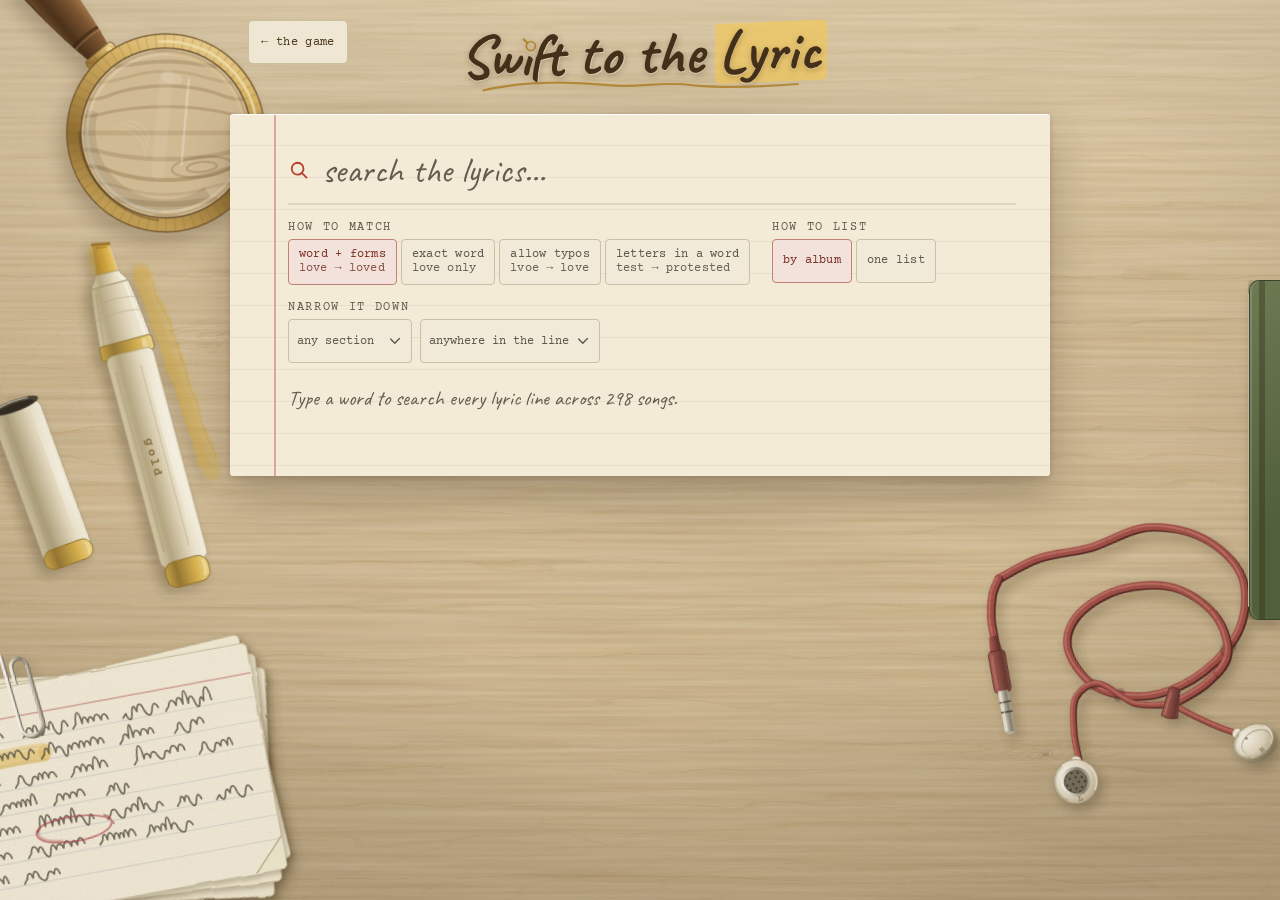
<file: lyric/index.html>
<!DOCTYPE html>
<html>
<head>
<meta charset="utf-8">
<meta http-equiv="refresh" content="0;url=/search">
<link rel="canonical" href="/search">
<title>Redirecting...</title>
<script>window.location.replace('/search' + window.location.search + window.location.hash);</script>
</head>
<body></body>
</html>
</file>
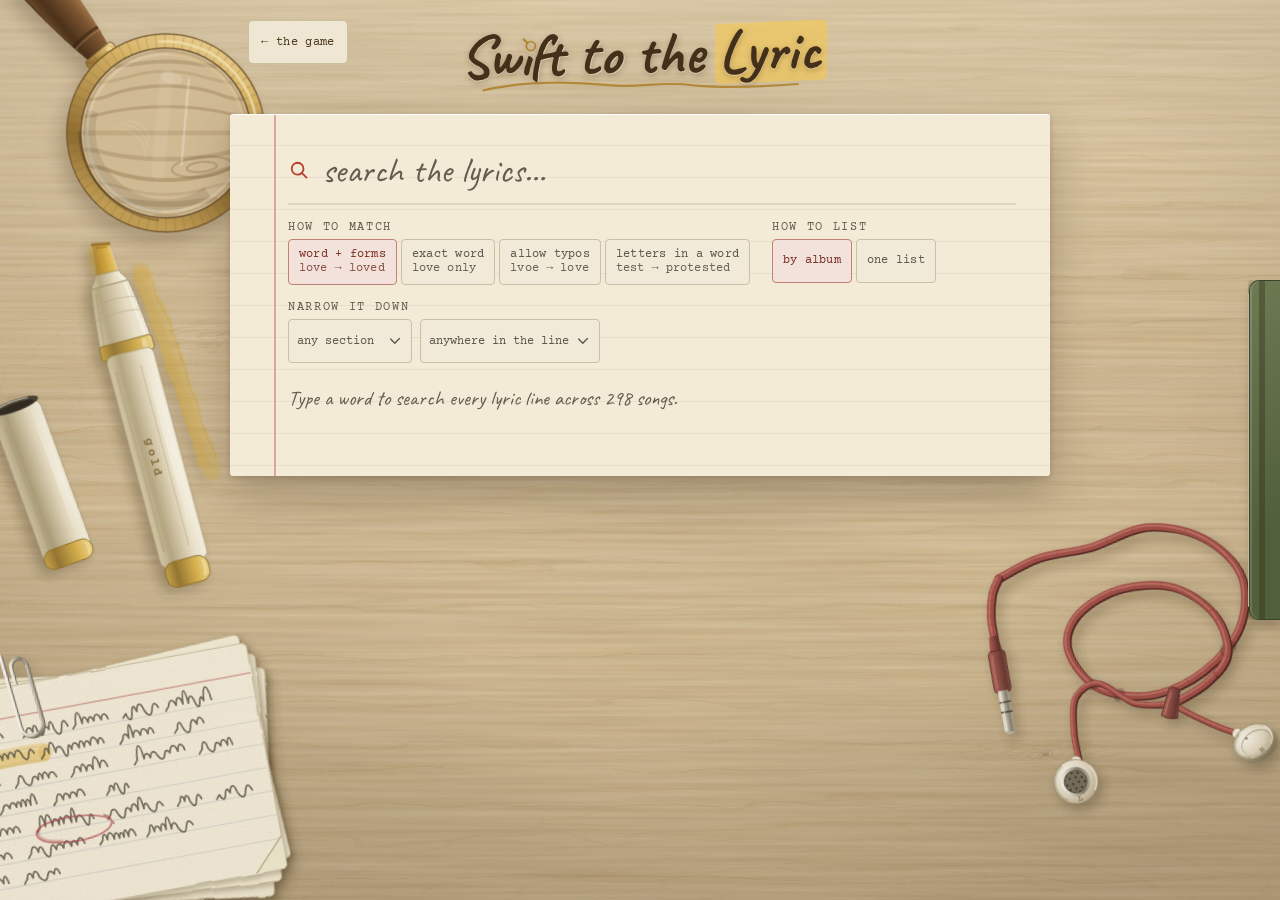
<file: search/index.html>
<!DOCTYPE html>
<html lang="en">
<head>
<meta charset="UTF-8" />
<meta name="viewport" content="width=device-width, initial-scale=1.0" />
<title>Swift to the Lyric</title>
<meta name="description" content="Search every line of Taylor Swift's lyrics. Type a word to see every song it appears in, with the section and line number. Works offline, no tracking." />
<meta name="theme-color" content="#f5efe1" />
<script>
// Set the theme before first paint so a dark-mode notebook never flashes light on load.
// The searcher has no settings menu of its own and is never getting one: it shares an
// ORIGIN with the game, so it reads the game's own settings object and wears whatever
// the gear on the front page last chose. One switch, both pages, no second source of
// truth to drift. Standalone (no imports), mirroring the same script in /index.html and
// effectiveTheme() in js/app.js; fails open to light if anything is missing or storage
// is unreadable, which is also the game's default for a notebook that has never played.
//
// data-contrast lands on <html> here, not on <body> as it does in the game. The body does
// not exist yet at this point in the head, and waiting for it would cost the very flash
// this script is here to prevent. The searcher owns its whole stylesheet, so it can key
// the selector wherever it likes; the game cannot, because data-era and data-paper are
// already body attributes and the two have to compose.
(function () {
  var mq = window.matchMedia ? window.matchMedia("(prefers-color-scheme: dark)") : null;
  function apply() {
    try {
      var raw = localStorage.getItem("swiftSongAssociation.settings");
      var cfg = raw ? (JSON.parse(raw) || {}) : {};
      var t = cfg.theme || "light";
      var dark = t === "dark" || (t === "system" && mq && mq.matches);
      var root = document.documentElement;
      root.setAttribute("data-theme", dark ? "dark" : "light");
      if (cfg.highContrast) root.setAttribute("data-contrast", "high");
      else root.removeAttribute("data-contrast");
      root.setAttribute("data-text-size", ["small", "large"].includes(cfg.textSize) ? cfg.textSize : "standard");
      var motion = cfg.reduceMotion === "on" || (cfg.reduceMotion !== "off" &&
        window.matchMedia && window.matchMedia("(prefers-reduced-motion: reduce)").matches);
      root.setAttribute("data-reduce-motion", motion ? "on" : "off");
      root.setAttribute("data-anim-speed", cfg.animSpeed || "normal");
      var m = document.querySelector('meta[name="theme-color"]');
      if (m) m.setAttribute("content", dark ? "#14110d" : "#f5efe1");
    } catch (e) { /* light is the default; nothing to do */ }
  }
  apply();
  // Two ways the answer can change while this page is open, both worth following. The OS
  // flipping matters only on "system", but apply() re-reads the setting anyway, so the
  // listener does not need to know that. The storage event is the game in ANOTHER TAB:
  // change the theme on the front page and the searcher behind it turns with it, which is
  // the whole point of sharing one settings object rather than keeping a private copy.
  if (mq && mq.addEventListener) mq.addEventListener("change", apply);
  var motionMq = window.matchMedia ? window.matchMedia("(prefers-reduced-motion: reduce)") : null;
  if (motionMq && motionMq.addEventListener) motionMq.addEventListener("change", apply);
  window.addEventListener("storage", function (e) {
    if (!e.key || e.key === "swiftSongAssociation.settings") apply();
  });
})();
</script>

<!-- One page however a saved search's query string reads. -->
<link rel="canonical" href="https://swiftassociation.com/search/" />

<!-- Open Graph / social preview -->
<meta property="og:type" content="website" />
<meta property="og:site_name" content="Swift to the Lyric" />
<meta property="og:title" content="Swift to the Lyric" />
<meta property="og:description" content="Find any word in any Taylor Swift song, with the section and line it's sung in." />
<meta property="og:url" content="https://swiftassociation.com/search/" />
<meta property="og:image" content="https://swiftassociation.com/icons/og-image-search.png" />
<meta property="og:image:width" content="1200" />
<meta property="og:image:height" content="630" />
<meta property="og:image:alt" content="Swift to the Lyric, handwritten on ruled notebook paper above an empty search box." />
<meta name="twitter:card" content="summary_large_image" />
<meta name="twitter:title" content="Swift to the Lyric" />
<meta name="twitter:description" content="Find any word in any Taylor Swift song, with the section and line it's sung in." />
<meta name="twitter:image" content="https://swiftassociation.com/icons/og-image-search.png" />

<!-- PWA -->
<link rel="manifest" href="manifest.webmanifest" />
<meta name="apple-mobile-web-app-capable" content="yes" />
<meta name="apple-mobile-web-app-status-bar-style" content="default" />
<meta name="apple-mobile-web-app-title" content="The Lyric" />
<link rel="icon" type="image/svg+xml" href="../icons/favicon-search.svg" />
<link rel="apple-touch-icon" href="../icons/apple-touch-icon-search.png" />
<!-- Fonts are self-hosted and declared in search.css (@font-face, font-display:
     optional). Every face must be preloaded: optional has no swap period, so a
     face that is not already in the cache when its first glyph paints is dropped
     to the fallback for the whole page life and never swaps back. -->
<link rel="preload" href="../fonts/caveat-latin.woff2" as="font" type="font/woff2" crossorigin />
<link rel="preload" href="../fonts/courierprime-400-latin.woff2" as="font" type="font/woff2" crossorigin />
<link rel="preload" href="../fonts/courierprime-700-latin.woff2" as="font" type="font/woff2" crossorigin />
<link rel="preload" href="../fonts/courierprime-italic-latin.woff2" as="font" type="font/woff2" crossorigin />
<link rel="stylesheet" href="../ink.css" />
<link rel="stylesheet" href="search.css" />
</head>
<body>
<div class="sx-desk" aria-hidden="true">
  <!-- LEFT: brass hand magnifier set down beside the page, handle running off
       the screen edge. The lens does the searcher's job on the desk itself.

       The glass is the whole prop, and the old one was a drawing of a
       magnifier: grain inside a bit fatter than the grain outside, under a
       milky wash. A lens does three things at once and only the first is
       "bigger". The image is displaced outward from the axis; the
       magnification falls off toward the rim, so the grain crowds into a
       compressed annulus there; and straight lines bow, because a spherical
       surface maps a straight line to a curve everywhere except through the
       centre. The grain below is the desk's own straight lines forward-mapped
       through that (scripts/art/make_searcher_props.py), and it stops short of
       matching the desk at the rim on purpose: a real lens jumps at its edge,
       and drawing the jump away is what made this read as a puddle.

       The whole interior counter-rotates against the prop's own 50deg, so the
       magnified grain lies parallel with the desk grain outside the glass. -->
  <div class="sx-desk-item dx-loupe">
    <svg viewBox="0 0 480 232" xmlns="http://www.w3.org/2000/svg">
      <defs>
        <!-- brass, across the ring's width -->
        <linearGradient id="lpBrass" x1="0" y1="0" x2="0.6" y2="1">
          <stop offset="0" stop-color="#f6dc9c"/><stop offset="0.3" stop-color="#dcb257"/>
          <stop offset="0.74" stop-color="#8f651f"/><stop offset="1" stop-color="#c39a44"/>
        </linearGradient>
        <!-- the turned handle, seen across its width: four stops, and the last
             is the desk bouncing back up the underside -->
        <linearGradient id="lpWood" x1="0" y1="0" x2="0" y2="1">
          <stop offset="0" stop-color="#b5824f"/><stop offset="0.28" stop-color="#7d4d23"/>
          <stop offset="0.74" stop-color="#3d2109" stop-opacity="1"/><stop offset="1" stop-color="#6c4520"/>
        </linearGradient>
        <linearGradient id="lpPommel" x1="0.2" y1="0.1" x2="0.85" y2="0.95">
          <stop offset="0" stop-color="#a97644"/><stop offset="0.45" stop-color="#6f421c"/>
          <stop offset="1" stop-color="#341a06"/>
        </linearGradient>
        <!-- figure in the handle: the same trick the picks on the game's desk
             use, one layer of noise rather than drawn stripes, because grain is
             a grown pattern and every hand-drawn version reads as comb marks -->
        <filter id="lpFigure" x="0" y="0" width="100%" height="100%">
          <feTurbulence type="fractalNoise" baseFrequency="0.008 0.42" numOctaves="3" seed="5"/>
          <feColorMatrix type="matrix" values="0 0 0 0 0.16  0 0 0 0 0.07  0 0 0 0 0.02  0 0 0 0.5 -0.06"/>
        </filter>
        <clipPath id="lpHandle">
          <path d="M36 101 C64 95 104 92 152 93 C192 94 228 99 256 104 L256 128 C228 133 192 138 152 139 C104 140 64 137 36 131 Z"/>
        </clipPath>
        <clipPath id="lpClip"><circle cx="356" cy="116" r="84"/></clipPath>
      </defs>

      <!-- A magnifier lying face down on a lit desk throws a caustic: the
           glass gathers the lamp and puts a bright patch on the wood on the
           shadow side. It is the one thing that says the lens is real glass
           and not a hole. -->
      <ellipse cx="374" cy="136" rx="46" ry="34" fill="#fff3cf" opacity="0.14"
               transform="rotate(-38 374 136)"/>
      <ellipse cx="379" cy="141" rx="22" ry="14" fill="#fff8e0" opacity="0.18"
               transform="rotate(-38 379 141)"/>

      <!-- THE HANDLE -->
      <ellipse cx="34" cy="116" rx="18" ry="19" fill="url(#lpPommel)"/>
      <path d="M22 104 A18 19 0 0 1 40 99" fill="none" stroke="#c08c58" stroke-width="2.4"
            stroke-linecap="round" opacity="0.5"/>
      <path d="M36 101 C64 95 104 92 152 93 C192 94 228 99 256 104 L256 128 C228 133 192 138 152 139 C104 140 64 137 36 131 Z"
            fill="url(#lpWood)"/>
      <g clip-path="url(#lpHandle)">
        <rect x="30" y="90" width="232" height="52" filter="url(#lpFigure)" opacity="0.55"/>
        <!-- the lit ridge along the top and the dark turn under it -->
        <path d="M44 100 C72 94.5 108 92 152 93" fill="none" stroke="#d0a06a" stroke-width="2.6"
              stroke-linecap="round" opacity="0.6"/>
        <path d="M58 136 C96 139.5 140 140 186 137.5" fill="none" stroke="#2a1405" stroke-width="3"
              stroke-linecap="round" opacity="0.45"/>
      </g>
      <!-- turned beads: each is a groove, so a dark line with its lit lip on
           the side the lamp is, never a single stroke -->
      <g clip-path="url(#lpHandle)">
        <g fill="none" stroke-linecap="round">
          <path d="M74 92 C70 105 70 128 74 140" stroke="#2b1606" stroke-width="3.4" opacity="0.7"/>
          <path d="M77.6 92 C73.6 105 73.6 128 77.6 140" stroke="#c99a63" stroke-width="1.5" opacity="0.45"/>
          <path d="M88 92 C84 105 84 128 88 140" stroke="#2b1606" stroke-width="2.8" opacity="0.6"/>
          <path d="M91.2 92 C87.2 105 87.2 128 91.2 140" stroke="#c99a63" stroke-width="1.3" opacity="0.4"/>
          <path d="M232 96 C229 106 229 126 232 136" stroke="#2b1606" stroke-width="3" opacity="0.6"/>
          <path d="M235.2 96 C232.2 106 232.2 126 235.2 136" stroke="#c99a63" stroke-width="1.3" opacity="0.4"/>
        </g>
      </g>
      <!-- brass collar where the handle meets the ring -->
      <rect x="250" y="99" width="20" height="34" rx="3" fill="url(#lpBrass)" stroke="#7c5a22" stroke-width="1"/>
      <rect x="253" y="103" width="14" height="5" rx="2.5" fill="#f7e3a4" opacity="0.75"/>
      <path d="M250 122 h20" stroke="#7c5a22" stroke-width="1" opacity="0.5"/>

      <!-- THE GLASS -->
      <g clip-path="url(#lpClip)">
        <!-- the desk seen through it, a shade brighter than the wood outside
             because the lens gathers light before it spreads it -->
        <circle cx="356" cy="116" r="84" fill="#d3ba8e"/>
        <g transform="rotate(-50 356 116)">
          <!-- the magnified grain. It thickens toward the rim because that is
               where the mapping crowds it, not because it was drawn darker. -->
          <g fill="none" stroke="#6f4e20" stroke-linecap="round">
          <path d="M345.0 32.8 C346.8 32.8 352.3 32.7 356.0 32.7 C359.7 32.7 365.2 32.8 367.0 32.8" stroke-width="2.6" opacity="0.17"/>
          <path d="M306.5 49.3 C308.2 49.2 313.3 48.7 316.8 48.2 C320.3 47.8 323.8 47.3 327.4 46.8 C331.0 46.3 334.7 45.8 338.5 45.5 C342.3 45.1 346.2 44.8 350.1 44.7 C354.0 44.5 358.0 44.5 361.9 44.7 C365.8 44.8 369.7 45.1 373.5 45.5 C377.3 45.8 381.0 46.3 384.6 46.8 C388.2 47.3 391.7 47.8 395.2 48.2 C398.7 48.7 403.8 49.2 405.5 49.3" stroke-width="3.9" opacity="0.25"/>
          <path d="M289.9 66.0 C291.5 65.8 296.3 65.2 299.5 64.6 C302.6 64.0 305.6 63.2 308.8 62.4 C312.0 61.6 315.3 60.7 318.9 59.8 C322.4 58.9 326.0 57.7 330.0 56.9 C333.9 56.1 338.2 55.5 342.6 55.0 C346.9 54.6 351.5 54.4 356.0 54.4 C360.5 54.4 365.1 54.6 369.4 55.0 C373.8 55.5 378.1 56.1 382.0 56.9 C386.0 57.7 389.6 58.9 393.1 59.8 C396.7 60.7 400.0 61.6 403.2 62.4 C406.4 63.2 409.4 64.0 412.5 64.6 C415.7 65.2 420.5 65.8 422.1 66.0" stroke-width="3.1" opacity="0.17"/>
          <path d="M279.0 82.7 C280.5 82.5 285.2 82.2 288.0 81.7 C290.9 81.2 293.4 80.5 296.1 79.7 C298.8 78.9 301.2 77.8 304.3 76.8 C307.3 75.8 310.5 74.7 314.2 73.8 C317.9 72.9 322.1 72.0 326.5 71.3 C330.9 70.6 335.7 70.0 340.7 69.6 C345.6 69.2 350.9 68.9 356.0 68.9 C361.1 68.9 366.4 69.2 371.3 69.6 C376.3 70.0 381.1 70.6 385.5 71.3 C389.9 72.0 394.1 72.9 397.8 73.8 C401.5 74.7 404.7 75.8 407.7 76.8 C410.8 77.8 413.2 78.9 415.9 79.7 C418.6 80.5 421.1 81.2 424.0 81.7 C426.8 82.2 431.5 82.5 433.0 82.7" stroke-width="3.4" opacity="0.26"/>
          <path d="M276.0 99.3 C277.3 99.2 281.5 98.9 284.1 98.6 C286.6 98.2 288.8 97.8 291.1 97.3 C293.5 96.8 295.4 96.0 298.2 95.4 C301.0 94.8 304.2 94.2 307.8 93.6 C311.5 93.0 315.6 92.4 320.1 91.9 C324.6 91.3 329.6 90.8 334.9 90.5 C340.2 90.1 346.0 89.8 351.7 89.8 C357.3 89.7 363.4 89.8 368.9 90.0 C374.4 90.2 379.9 90.6 384.8 91.1 C389.7 91.5 394.3 92.1 398.3 92.7 C402.4 93.3 406.1 93.9 409.3 94.5 C412.5 95.1 415.1 95.8 417.6 96.4 C420.1 96.9 422.0 97.6 424.4 98.0 C426.7 98.4 430.5 98.8 431.8 99.0" stroke-width="3.1" opacity="0.26"/>
          <path d="M273.4 116.0 C274.7 116.0 279.0 116.0 281.5 116.0 C284.0 116.0 286.0 116.0 288.2 116.0 C290.4 116.0 292.1 116.0 294.7 116.0 C297.3 116.0 300.3 116.0 303.7 116.0 C307.2 116.0 311.1 116.0 315.4 116.0 C319.8 116.0 324.7 116.0 330.0 116.0 C335.2 116.0 341.2 116.0 347.0 116.0 C352.8 116.0 359.2 116.0 365.0 116.0 C370.8 116.0 376.8 116.0 382.0 116.0 C387.3 116.0 392.2 116.0 396.6 116.0 C400.9 116.0 404.8 116.0 408.3 116.0 C411.7 116.0 414.7 116.0 417.3 116.0 C419.9 116.0 421.6 116.0 423.8 116.0 C426.0 116.0 428.0 116.0 430.5 116.0 C433.0 116.0 437.3 116.0 438.6 116.0" stroke-width="4.9" opacity="0.17"/>
          <path d="M276.0 132.7 C277.3 132.8 281.5 133.1 284.1 133.4 C286.6 133.8 288.8 134.2 291.1 134.7 C293.5 135.2 295.4 136.0 298.2 136.6 C301.0 137.2 304.2 137.8 307.8 138.4 C311.5 139.0 315.6 139.6 320.1 140.1 C324.6 140.7 329.6 141.2 334.9 141.5 C340.2 141.9 346.0 142.2 351.7 142.2 C357.3 142.3 363.4 142.2 368.9 142.0 C374.4 141.8 379.9 141.4 384.8 140.9 C389.7 140.5 394.3 139.9 398.3 139.3 C402.4 138.7 406.1 138.1 409.3 137.5 C412.5 136.9 415.1 136.2 417.6 135.6 C420.1 135.1 422.0 134.4 424.4 134.0 C426.7 133.6 430.5 133.2 431.8 133.0" stroke-width="4.4" opacity="0.22"/>
          <path d="M279.0 149.3 C280.5 149.5 285.2 149.8 288.0 150.3 C290.9 150.8 293.4 151.5 296.1 152.3 C298.8 153.1 301.2 154.2 304.3 155.2 C307.3 156.2 310.5 157.3 314.2 158.2 C317.9 159.1 322.1 160.0 326.5 160.7 C330.9 161.4 335.7 162.0 340.7 162.4 C345.6 162.8 350.9 163.1 356.0 163.1 C361.1 163.1 366.4 162.8 371.3 162.4 C376.3 162.0 381.1 161.4 385.5 160.7 C389.9 160.0 394.1 159.1 397.8 158.2 C401.5 157.3 404.7 156.2 407.7 155.2 C410.8 154.2 413.2 153.1 415.9 152.3 C418.6 151.5 421.1 150.8 424.0 150.3 C426.8 149.8 431.5 149.5 433.0 149.3" stroke-width="4.0" opacity="0.30"/>
          <path d="M289.9 166.0 C291.5 166.2 296.3 166.8 299.5 167.4 C302.6 168.0 305.6 168.8 308.8 169.6 C312.0 170.4 315.3 171.3 318.9 172.2 C322.4 173.1 326.0 174.3 330.0 175.1 C333.9 175.9 338.2 176.5 342.6 177.0 C346.9 177.4 351.5 177.6 356.0 177.6 C360.5 177.6 365.1 177.4 369.4 177.0 C373.8 176.5 378.1 175.9 382.0 175.1 C386.0 174.3 389.6 173.1 393.1 172.2 C396.7 171.3 400.0 170.4 403.2 169.6 C406.4 168.8 409.4 168.0 412.5 167.4 C415.7 166.8 420.5 166.2 422.1 166.0" stroke-width="2.9" opacity="0.15"/>
          <path d="M306.5 182.7 C308.2 182.8 313.3 183.3 316.8 183.8 C320.3 184.2 323.8 184.7 327.4 185.2 C331.0 185.7 334.7 186.2 338.5 186.5 C342.3 186.9 346.2 187.2 350.1 187.3 C354.0 187.5 358.0 187.5 361.9 187.3 C365.8 187.2 369.7 186.9 373.5 186.5 C377.3 186.2 381.0 185.7 384.6 185.2 C388.2 184.7 391.7 184.2 395.2 183.8 C398.7 183.3 403.8 182.8 405.5 182.7" stroke-width="5.8" opacity="0.21"/>
          <path d="M345.0 199.2 C346.8 199.2 352.3 199.3 356.0 199.3 C359.7 199.3 365.2 199.2 367.0 199.2" stroke-width="3.3" opacity="0.20"/>
          </g>
          <!-- one knot, mapped the same way, so it stretches with everything
               else instead of sitting on top as a drawn ellipse -->
          <ellipse cx="392" cy="150" rx="30" ry="10" fill="none" stroke="#6f4e20"
                   stroke-width="2.6" opacity="0.24" transform="rotate(-6 392 150)"/>
          <ellipse cx="392" cy="150" rx="15" ry="5" fill="none" stroke="#6f4e20"
                   stroke-width="2.2" opacity="0.28" transform="rotate(-6 392 150)"/>
        </g>
        <!-- the seat shadow the ring throws down onto the glass, and the
             caustic ring just inside the rim where the edge of the lens gathers
             the light it is bending -->
        <path d="M292 158 A75 75 0 0 0 428 122" fill="none" stroke="#2e2010" stroke-width="11" opacity="0.13"/>
        <circle cx="356" cy="116" r="79" fill="none" stroke="#fff6dc" stroke-width="3.4" opacity="0.22"/>
        <circle cx="356" cy="116" r="81.5" fill="none" stroke="#8a6a34" stroke-width="2.6" opacity="0.22"/>
        <!-- a warm fringe on the lit side of the rim and a cool one opposite:
             the cheap chromatic aberration a real hand lens actually has -->
        <path d="M298 62 A82 82 0 0 1 412 60" fill="none" stroke="#d9a24a" stroke-width="2.2" opacity="0.28"/>
        <path d="M300 172 A82 82 0 0 0 414 170" fill="none" stroke="#7f93a8" stroke-width="2.2" opacity="0.2"/>
        <!-- a thumbprint on the glass, because it was picked up by the lens
             like everyone picks one up -->
        <g fill="none" stroke="#ffffff" stroke-width="1.5" opacity="0.1">
          <path d="M322 138 C330 128 344 126 352 134"/>
          <path d="M320 145 C330 133 348 131 357 141"/>
          <path d="M319 152 C331 138 352 136 362 148"/>
        </g>
        <!-- and the glare: one broad soft band, one thin hot line just off it -->
        <path d="M312 78 L382 148" stroke="#ffffff" stroke-opacity="0.08" stroke-width="13" stroke-linecap="round"/>
        <path d="M330 64 L390 124" stroke="#ffffff" stroke-opacity="0.3" stroke-width="2.4" stroke-linecap="round"/>
        <ellipse cx="318" cy="76" rx="11" ry="6" fill="#ffffff" opacity="0.14" transform="rotate(-38 318 76)"/>
      </g>

      <!-- THE RING: milled edge, rim lines, top sheen -->
      <circle cx="356" cy="116" r="92" fill="none" stroke="url(#lpBrass)" stroke-width="14"/>
      <circle cx="356" cy="116" r="92" fill="none" stroke="#7c5822" stroke-width="14"
              stroke-dasharray="1.7 7.3" opacity="0.18"/>
      <circle cx="356" cy="116" r="99" fill="none" stroke="#6e4d1c" stroke-width="1.4" opacity="0.9"/>
      <circle cx="356" cy="116" r="85" fill="none" stroke="#5f421a" stroke-width="1.3" opacity="0.9"/>
      <path d="M282 62 A92 92 0 0 1 430 62" fill="none" stroke="#f7e3a4" stroke-width="2.8"
            stroke-linecap="round" opacity="0.8"/>
      <path d="M300 182 A92 92 0 0 0 418 178" fill="none" stroke="#3f2c0e" stroke-width="2.4"
            stroke-linecap="round" opacity="0.35"/>
    </svg>
  </div>
  <!-- LEFT: the gold highlighter, uncapped and set down mid-thought. This is
       the pen behind every highlight on the page, so it earns its spot on the
       desk, and it is the one prop here whose job is to be recognised at a
       glance rather than examined.

       14cm end to end, so 420px at the desk's 3px per mm, on a 16mm barrel.
       The old one was drawn at 7cm, which is a pen for a doll's house, and
       that plus a flat barrel is why it read as a sticker rather than an
       object. A cylinder needs four stops across its width, not two: lit edge,
       body, shade, and then the desk's bounce coming back up the far rim. That
       last one is the whole trick; without it a barrel is a flat with stripes.

       Uncapped and face down means the felt is touching the wood, so there is
       a small pool of gold under the chisel and a test swipe drying alongside.
       The swipe rotates with the prop, which just reads as a swipe drawn at
       that angle. -->
  <div class="sx-desk-item dx-marker">
    <svg viewBox="0 0 430 230" xmlns="http://www.w3.org/2000/svg">
      <defs>
        <!-- the barrel, seen across its width -->
        <linearGradient id="hmBody" x1="0" y1="0" x2="0" y2="1">
          <stop offset="0" stop-color="#fbf7ea"/><stop offset="0.30" stop-color="#eee4c9"/>
          <stop offset="0.74" stop-color="#b6a67c"/><stop offset="1" stop-color="#d8cba6"/>
        </linearGradient>
        <!-- the cap sits lower and turns a little further from the lamp -->
        <linearGradient id="hmCap" x1="0" y1="0" x2="0" y2="1">
          <stop offset="0" stop-color="#f7f2e2"/><stop offset="0.30" stop-color="#e7dcbe"/>
          <stop offset="0.74" stop-color="#ab9b72"/><stop offset="1" stop-color="#cec19c"/>
        </linearGradient>
        <linearGradient id="hmGold" x1="0" y1="0" x2="0" y2="1">
          <stop offset="0" stop-color="#f4d982"/><stop offset="0.30" stop-color="#dcb03c"/>
          <stop offset="0.74" stop-color="#94701f"/><stop offset="1" stop-color="#c9a038"/>
        </linearGradient>
        <linearGradient id="hmFelt" x1="0" y1="0" x2="0" y2="1">
          <stop offset="0" stop-color="#f0c95a"/><stop offset="0.45" stop-color="#d5a12a"/>
          <stop offset="1" stop-color="#a97c18"/>
        </linearGradient>
        <!-- one lacquer specular running the LENGTH of the barrel, brightest
             three-fifths along and gone before either end -->
        <linearGradient id="hmSheen" x1="0" y1="0" x2="1" y2="0">
          <stop offset="0" stop-color="#fffdf4" stop-opacity="0"/>
          <stop offset="0.2" stop-color="#fffdf4" stop-opacity="0.3"/>
          <stop offset="0.5" stop-color="#fffdf4" stop-opacity="0.46"/>
          <stop offset="0.82" stop-color="#fffdf4" stop-opacity="0.2"/>
          <stop offset="1" stop-color="#fffdf4" stop-opacity="0"/>
        </linearGradient>
        <!-- pen plastic is satin, not glass: a little surface noise under the
             specular stops it reading as vector fill -->
        <filter id="hmMatte" x="0" y="0" width="100%" height="100%">
          <feTurbulence type="fractalNoise" baseFrequency="0.8" numOctaves="3" seed="23"/>
          <feColorMatrix type="matrix" values="0 0 0 0 0.36  0 0 0 0 0.31  0 0 0 0 0.2  0 0 0 0.34 0"/>
        </filter>
        <!-- ink soaks into wood along the grain, so it spreads sideways rather
             than pooling round -->
        <filter id="hmSoak" x="-20%" y="-20%" width="140%" height="140%">
          <feTurbulence type="fractalNoise" baseFrequency="0.03 0.09" numOctaves="2" seed="12" result="n"/>
          <feDisplacementMap in="SourceGraphic" in2="n" scale="7" xChannelSelector="R" yChannelSelector="G"/>
        </filter>
        <clipPath id="hmBarrel"><rect x="118" y="30" width="230" height="48" rx="7"/></clipPath>
        <clipPath id="hmCapClip"><rect x="152" y="146" width="168" height="50" rx="9"/></clipPath>
      </defs>

      <!-- THE TEST SWIPE, laid before the pen so the pen sits on top of its own
           mark. Two passes at different widths because a chisel held at an
           angle does not lay one even band, a wet pool where the stroke
           stopped, and two darker fibres where the felt dragged. -->
      <g filter="url(#hmSoak)">
        <path d="M266 6 C204 8 130 14 62 21" fill="none" stroke="#e6b32f" stroke-width="19"
              stroke-opacity="0.32" stroke-linecap="round"/>
        <path d="M256 10 C200 12 134 17 70 23" fill="none" stroke="#d9a827" stroke-width="12"
              stroke-opacity="0.22" stroke-linecap="round"/>
        <path d="M254 -1 C198 1 132 6 70 13" fill="none" stroke="#b98d1e" stroke-width="1.3" stroke-opacity="0.26"/>
        <path d="M250 15 C198 17 136 22 76 29" fill="none" stroke="#b98d1e" stroke-width="1" stroke-opacity="0.22"/>
        <!-- the wet end, where the chisel stopped and the pen was put down -->
        <ellipse cx="57" cy="21" rx="10" ry="7.5" fill="#d9a827" opacity="0.3"/>
      </g>
      <!-- and the pool under the chisel itself, because an uncapped pen lying
           on its side is still writing -->
      <g filter="url(#hmSoak)">
        <ellipse cx="34" cy="63" rx="16" ry="8" fill="#d9a827" opacity="0.24"/>
        <ellipse cx="30" cy="62" rx="8" ry="4.5" fill="#c19420" opacity="0.28"/>
      </g>

      <!-- THE PEN. Tip at the left, butt at the right, barrel centred on y=54. -->
      <!-- chisel felt: the wedge is cut at an angle, so from above you see the
           broad face and the narrow one, and the leading edge is wet -->
      <path d="M20 45.5 L48 44 L48 65 L17 61.5 Z" fill="url(#hmFelt)"/>
      <!-- the cut face: this is the edge that lays the broad stroke, and it is
           darkest where it is still wet -->
      <path d="M20 45.5 L17 61.5" stroke="#a2751a" stroke-width="3.4" stroke-linecap="round"/>
      <path d="M23 48 L21 59" stroke="#8a5f12" stroke-width="1.4" opacity="0.5"/>
      <path d="M25 45 L50 43.8" stroke="#f6dc8e" stroke-width="1.7" stroke-linecap="round" opacity="0.5"/>
      <!-- the collar the felt sits in, tapering out to the cone -->
      <path d="M48 43 L60 36 L60 74 L48 66 Z" fill="url(#hmBody)" stroke="#a8956d" stroke-width="0.9"/>
      <path d="M52 45 L58 40" stroke="#fdfaf0" stroke-width="1.6" stroke-linecap="round" opacity="0.55"/>
      <!-- nose cone: 25mm of taper from the barrel down to the collar -->
      <path d="M132 28 C104 30 76 33 60 36 L60 74 C76 77 104 80 132 82 Z"
            fill="url(#hmBody)" stroke="#a8956d" stroke-width="1"/>
      <path d="M132 28 C104 30 76 33 60 36 L60 74 C76 77 104 80 132 82 Z"
            filter="url(#hmMatte)" opacity="0.3"/>
      <path d="M62 40 C82 38 108 34 128 33" fill="none" stroke="#fdfaf0" stroke-width="2.6"
            stroke-linecap="round" opacity="0.6"/>
      <path d="M66 71 C86 73 110 76 128 77" fill="none" stroke="#a8956d" stroke-width="2"
            stroke-linecap="round" opacity="0.38"/>
      <!-- moulded grip rings round the cone -->
      <g fill="none" stroke="#b3a175" stroke-width="1.1" opacity="0.5">
        <path d="M78 33.6 C74 45 74 65 78 76.8"/>
        <path d="M92 31.8 C88 44 88 66 92 78.6"/>
      </g>
      <!-- the gold ferrule ring where the cone meets the barrel -->
      <rect x="118" y="28" width="15" height="54" rx="3" fill="url(#hmGold)" stroke="#8b6a1d" stroke-width="0.9"/>
      <rect x="120" y="34" width="11" height="5" rx="2.5" fill="#f7e3a4" opacity="0.7"/>
      <!-- the barrel -->
      <rect x="130" y="30" width="218" height="48" rx="7" fill="url(#hmBody)" stroke="#b7a67f" stroke-width="1"/>
      <g clip-path="url(#hmBarrel)">
        <rect x="118" y="30" width="230" height="48" filter="url(#hmMatte)" opacity="0.3"/>
        <rect x="130" y="33" width="218" height="9" rx="4" fill="url(#hmSheen)"/>
        <!-- the printed label: two rules and the shade name between them -->
        <path d="M146 46 H332" stroke="#b3a175" stroke-width="1.1" opacity="0.6"/>
        <path d="M146 68 H332" stroke="#b3a175" stroke-width="1.1" opacity="0.6"/>
        <path d="M146 71.5 H332" stroke="#a8956d" stroke-width="2.4" opacity="0.35"/>
      </g>
      <text class="dx-label" x="239" y="61">gold</text>
      <!-- posted end cap -->
      <rect x="344" y="32" width="26" height="44" rx="10" fill="url(#hmGold)" stroke="#8b6a1d" stroke-width="1"/>
      <path d="M350 37 q9 -2.4 14 1.2" fill="none" stroke="#f7e3a4" stroke-width="2.2"
            stroke-linecap="round" opacity="0.75"/>

      <!-- THE CAP, tossed down alongside and still roughly parallel. Its open
           end faces back toward the pen, and what says "open" is the bore: a
           dark ellipse with the wall thickness showing as a bright rim. -->
      <g transform="rotate(-5 236 171)">
        <rect x="152" y="146" width="168" height="50" rx="9" fill="url(#hmCap)" stroke="#b7a67f" stroke-width="1"/>
        <g clip-path="url(#hmCapClip)">
          <rect x="152" y="146" width="168" height="50" filter="url(#hmMatte)" opacity="0.3"/>
          <rect x="152" y="149" width="168" height="9" rx="4" fill="url(#hmSheen)"/>
          <path d="M168 187 H310" stroke="#a8956d" stroke-width="2.2" opacity="0.35"/>
        </g>
        <rect x="300" y="146" width="20" height="50" rx="9" fill="url(#hmGold)" stroke="#8b6a1d" stroke-width="0.9"/>
        <path d="M305 151 q7 -2 11 1" fill="none" stroke="#f7e3a4" stroke-width="1.9"
              stroke-linecap="round" opacity="0.7"/>
        <!-- the bore -->
        <ellipse cx="152" cy="171" rx="6" ry="25" fill="#413a2c"/>
        <ellipse cx="153.5" cy="171" rx="3.6" ry="20" fill="#241f16"/>
        <path d="M148.5 156 A6 25 0 0 0 148.5 186" fill="none" stroke="#f4efdd" stroke-width="1.8" opacity="0.55"/>
      </g>
    </svg>
  </div>
  <!-- LEFT: a stack of ruled index cards half under the screen edge, clipped
       together. The top card carries a search that already happened on paper:
       word-notes down the ruled lines, one swiped with the gold highlighter,
       one circled in red pen.

       5x3 inches, so 381x229 at the desk's 3px/mm, with 8mm ruling. The old
       pile was four flat rects at 10x6cm; what makes a stack is not the fourth
       rect, it is that each card casts a shadow on the one under it and that
       no two edges are parallel.

       The writing is generated (scripts/art/make_searcher_props.py). Scrawl
       drawn as one amplitude at one spacing is a zigzag, not handwriting: the
       x-height has to wander, about one letter in six has to break the band
       with an ascender or a descender, the baseline has to drift, and the
       WORDS have to vary in length or the line reads as a dashed rule. -->
  <div class="sx-desk-item dx-cards">
    <svg viewBox="0 0 440 320" xmlns="http://www.w3.org/2000/svg">
      <defs>
        <linearGradient id="icSteel" x1="0" y1="0" x2="1" y2="0">
          <stop offset="0" stop-color="#f4f1e8"/><stop offset="0.32" stop-color="#c6c0b0"/>
          <stop offset="0.74" stop-color="#7e7768" stop-opacity="1"/><stop offset="1" stop-color="#aaa393"/>
        </linearGradient>
        <!-- card stock is fibrous, and the fibre is most of what separates
             paper from a filled rectangle at this size -->
        <filter id="icFibre" x="0" y="0" width="100%" height="100%">
          <feTurbulence type="fractalNoise" baseFrequency="0.5 0.85" numOctaves="3" seed="17"/>
          <feColorMatrix type="matrix" values="0 0 0 0 0.42  0 0 0 0 0.35  0 0 0 0 0.22  0 0 0 0.42 0"/>
        </filter>
        <!-- a guillotined edge is straight but not ruler-straight; a small
             displacement is worth more here than any amount of geometry -->
        <filter id="icEdge" x="-8%" y="-8%" width="116%" height="116%">
          <feTurbulence type="fractalNoise" baseFrequency="0.021 0.03" numOctaves="2" seed="6" result="n"/>
          <feDisplacementMap in="SourceGraphic" in2="n" scale="2.4" xChannelSelector="R" yChannelSelector="G"/>
        </filter>
        <filter id="icDrop" x="-14%" y="-14%" width="132%" height="132%">
          <feDropShadow dx="2.2" dy="3.4" stdDeviation="2.6" flood-color="#4a3a1c" flood-opacity="0.3"/>
        </filter>
        <clipPath id="icTop"><rect x="-190.5" y="-114.5" width="381" height="229" rx="5"/></clipPath>
      </defs>
      <g transform="translate(220 160)">
        <!-- THE PILE. Each card carries its own drop shadow, which is the only
             reason four rectangles read as four cards: what you actually see in
             a stack is the shadow of each edge on the sheet below it. -->
        <g filter="url(#icEdge)">
          <g filter="url(#icDrop)">
            <rect x="-190.5" y="-114.5" width="381" height="229" rx="5" transform="rotate(6.5)"
                  fill="#ece3c8" stroke="#c5b592" stroke-width="1"/>
          </g>
          <g filter="url(#icDrop)">
            <rect x="-190.5" y="-114.5" width="381" height="229" rx="5" transform="rotate(-4.5)"
                  fill="#f1e9d0" stroke="#c5b592" stroke-width="1"/>
          </g>
          <g filter="url(#icDrop)">
            <rect x="-190.5" y="-114.5" width="381" height="229" rx="5" transform="rotate(2)"
                  fill="#eee6cb" stroke="#c5b592" stroke-width="1"/>
          </g>
        </g>

        <!-- the inner loop of the paperclip passes BEHIND the top card, so it
             is drawn before it and only the stretch above the card edge shows -->
        <g transform="translate(-58 -116) rotate(-7)" fill="none" stroke-linecap="round">
          <g id="icClipBack"><path d="M27 -12 C27 -25 11 -25 11 -12 L11 34"/></g>
          <use href="#icClipBack" stroke="#78715f" stroke-width="3.6" transform="translate(0.8 1)"/>
          <use href="#icClipBack" stroke="url(#icSteel)" stroke-width="2.9"/>
        </g>

        <!-- THE TOP CARD -->
        <g transform="rotate(-1.5)">
          <g filter="url(#icEdge)">
            <g filter="url(#icDrop)">
              <rect x="-190.5" y="-114.5" width="381" height="229" rx="5"
                    fill="#f8f2de" stroke="#c9ba97" stroke-width="1.1"/>
            </g>
          </g>
          <g clip-path="url(#icTop)">
            <rect x="-190.5" y="-114.5" width="381" height="229" filter="url(#icFibre)" opacity="0.5"/>
            <!-- the ruling: one red header rule, then 8mm blue. Printed rules
                 sit IN the paper, so they take its fibre rather than lying on
                 top of it, which is why they are inside the clip. -->
            <path d="M-190.5 -84 H190.5" stroke="#b23a3f" stroke-width="1.5" opacity="0.45"/>
            <g stroke="#8f9ab8" stroke-width="1.1" opacity="0.3">
              <path d="M-190.5 -60 H190.5"/><path d="M-190.5 -36 H190.5"/><path d="M-190.5 -12 H190.5"/>
              <path d="M-190.5 12 H190.5"/><path d="M-190.5 36 H190.5"/><path d="M-190.5 60 H190.5"/>
              <path d="M-190.5 84 H190.5"/>
            </g>
            <!-- the gold swipe goes down BEFORE the ink, the way a highlighter
                 over dry pen would not: this word was marked as it was written.
                 Two passes, a wet pool where the pen stopped, and two darker
                 fibres where the chisel dragged. -->
            <g transform="rotate(-0.8)">
              <path d="M-106 -43 C-80 -45 -48 -45.5 -28 -44" fill="none" stroke="#e6b32f"
                    stroke-width="19" stroke-opacity="0.34" stroke-linecap="round"/>
              <path d="M-102 -40 C-78 -42 -50 -42.5 -32 -41" fill="none" stroke="#d9a827"
                    stroke-width="12" stroke-opacity="0.24" stroke-linecap="round"/>
              <ellipse cx="-27" cy="-43.5" rx="6" ry="8.5" fill="#d9a827" opacity="0.3"/>
              <path d="M-100 -49 C-76 -51 -48 -51.5 -32 -50.5" fill="none" stroke="#b98d1e"
                    stroke-width="1.1" stroke-opacity="0.26"/>
              <path d="M-98 -37 C-76 -39 -52 -39 -36 -38" fill="none" stroke="#b98d1e"
                    stroke-width="0.9" stroke-opacity="0.22"/>
            </g>
            <!-- the writing -->
            <g fill="none" stroke="#484133" stroke-width="1.75" stroke-linecap="round"
               stroke-linejoin="round" opacity="0.78">
              <path d="M-166.0 -62.4 c1.6 -1.8 2.6 -3.4 3.4 -3.9 c0.9 -7.7 3.7 -8.1 5.1 -0.4 c0.9 -6.8 3.8 -7.1 5.2 -0.4 c0.8 -6.2 3.3 -6.5 4.6 -0.2 c1.0 -8.2 3.8 -8.6 5.3 0.0 c1.5 3.7 3.9 5.2 4.9 1.0 c1.0 -4.7 2.5 -5.7 4.4 -0.5 c1.0 -9.0 4.2 -9.4 5.8 0.0"/>
              <path d="M-103.1 -61.4 c1.6 -1.8 2.6 -3.4 3.4 -3.9 c1.0 -13.8 3.9 -14.5 5.4 0.1 c1.1 -6.8 4.2 -7.1 5.9 0.5 c1.3 -15.1 5.3 -15.8 7.4 -0.0 c1.4 -9.3 5.6 -9.7 7.8 -0.5 c1.4 -6.1 5.6 -6.4 7.8 -0.2"/>
              <path d="M-45.1 -61.6 c1.6 -1.8 2.6 -3.4 3.4 -3.9 c1.2 -6.2 4.8 -6.6 6.7 0.2 c0.9 -8.2 3.6 -8.6 4.9 0.6 c1.8 4.1 4.8 5.9 6.0 1.2 c1.2 -5.3 3.0 -6.5 5.4 -1.7 c0.9 -9.3 3.6 -9.8 5.0 -0.0 c2.2 6.8 6.0 9.7 7.5 1.9 c1.5 -8.7 3.7 -10.7 6.7 -1.7"/>
              <path d="M5.1 -61.2 c1.6 -1.8 2.6 -3.4 3.4 -3.9 c1.2 -14.8 4.7 -15.5 6.6 0.4 c1.1 -7.9 4.3 -8.3 6.0 -0.1 c1.0 -6.4 4.1 -6.8 5.8 -0.5 c1.4 -7.7 5.5 -8.1 7.6 0.4 c1.2 -7.0 5.0 -7.3 6.9 0.1"/>
              <path d="M56.2 -62.6 c1.6 -1.8 2.6 -3.4 3.4 -3.9 c1.8 6.8 4.8 9.7 6.0 1.9 c1.2 -8.7 3.0 -10.6 5.4 -2.0 c1.3 -8.9 5.2 -9.3 7.3 0.1 c2.3 5.7 6.2 8.1 7.7 1.6 c1.5 -7.3 3.8 -8.9 6.9 -1.9"/>
              <path d="M99.7 -61.8 c1.6 -1.8 2.6 -3.4 3.4 -3.9 c1.4 -7.1 5.5 -7.4 7.7 0.1 c1.2 -9.1 5.0 -9.5 6.9 -0.1 c1.0 -16.7 3.9 -17.5 5.5 0.2 c1.2 -8.2 4.8 -8.6 6.6 0.4 c1.4 4.9 3.7 7.0 4.7 1.4 c0.9 -6.3 2.3 -7.7 4.2 -1.6 c1.4 -17.3 5.6 -18.1 7.8 0.4"/>
              <path d="M-166.0 -38.6 c1.6 -1.8 2.6 -3.4 3.4 -3.9 c1.0 -8.0 4.0 -8.4 5.5 -0.3 c1.1 -7.1 4.3 -7.4 6.0 -0.1 c1.0 -15.7 3.9 -16.5 5.4 0.6 c1.2 -6.0 4.8 -6.3 6.7 0.4 c2.4 3.8 6.4 5.4 8.0 1.1 c1.6 -4.9 4.0 -6.0 7.2 -1.7"/>
              <path d="M-105.2 -38.5 c1.6 -1.8 2.6 -3.4 3.4 -3.9 c1.0 -8.2 3.9 -8.6 5.4 -0.4 c0.9 -18.0 3.5 -18.9 4.9 -0.1 c1.3 -6.4 5.2 -6.8 7.3 0.0 c0.9 -8.0 3.4 -8.4 4.8 -0.2 c0.9 -7.4 3.5 -7.8 4.8 -0.1 c0.9 -7.0 3.5 -7.3 4.8 0.1 c1.0 -7.4 4.0 -7.8 5.6 -0.5 c1.2 -7.4 4.7 -7.8 6.6 -0.4 c1.4 -7.7 5.6 -8.1 7.8 -0.6 c1.9 5.1 5.1 7.3 6.4 1.5 c1.3 -6.6 3.2 -8.0 5.8 -1.4"/>
              <path d="M-31.1 -37.4 c1.6 -1.8 2.6 -3.4 3.4 -3.9 c0.9 -7.4 3.4 -7.8 4.7 -0.2 c1.2 -13.7 4.9 -14.4 6.9 0.1 c1.4 -6.6 5.5 -7.0 7.6 0.2 c1.4 5.8 3.6 8.2 4.6 1.6 c0.9 -7.4 2.3 -9.0 4.1 -1.8 c1.4 -7.2 5.4 -7.5 7.5 -0.1 c1.0 -8.2 3.8 -8.6 5.3 -0.1 c1.1 -6.5 4.4 -6.8 6.2 -0.6 c1.4 -9.3 5.7 -9.7 7.9 -0.1 c1.1 -6.5 4.2 -6.8 5.9 0.2"/>
              <path d="M48.7 -37.6 c1.6 -1.8 2.6 -3.4 3.4 -3.9 c1.1 -6.2 4.5 -6.6 6.2 -0.5 c0.8 -17.0 3.2 -17.9 4.5 -0.1 c1.4 -7.8 5.4 -8.2 7.5 -0.6 c1.4 -7.5 5.5 -7.9 7.6 -0.1 c1.1 -7.2 4.2 -7.6 5.9 0.1"/>
              <path d="M104.5 -38.5 c1.6 -1.8 2.6 -3.4 3.4 -3.9 c0.9 -7.2 3.7 -7.6 5.1 -0.6 c2.3 6.4 6.3 9.2 7.8 1.8 c1.6 -8.2 3.9 -10.1 7.0 -2.2 c1.3 -8.0 5.1 -8.4 7.0 -0.2"/>
              <path d="M-166.0 -13.3 c1.6 -1.8 2.6 -3.4 3.4 -3.9 c2.3 4.5 6.3 6.4 7.8 1.3 c1.6 -5.8 3.9 -7.1 7.0 -1.2 c0.8 -6.6 3.2 -6.9 4.5 0.2 c1.2 -14.1 4.9 -14.8 6.8 0.0"/>
              <path d="M-113.1 -14.7 c1.6 -1.8 2.6 -3.4 3.4 -3.9 c1.2 -7.9 4.9 -8.3 6.8 -0.2 c1.1 -6.2 4.6 -6.5 6.3 -0.1 c1.3 -7.3 5.0 -7.7 6.9 0.4 c0.9 -7.6 3.8 -8.0 5.3 0.1 c1.3 -6.5 5.4 -6.8 7.5 -0.6"/>
              <path d="M-61.9 -13.6 c1.6 -1.8 2.6 -3.4 3.4 -3.9 c1.2 -9.3 4.6 -9.8 6.4 -0.3 c2.2 4.3 5.9 6.2 7.3 1.2 c1.5 -5.6 3.7 -6.8 6.6 -1.0 c0.8 -7.8 3.2 -8.2 4.4 -0.1 c1.1 -7.8 4.4 -8.2 6.1 0.0 c1.4 -6.7 5.7 -7.1 7.9 0.4"/>
              <path d="M-5.3 -14.2 c1.6 -1.8 2.6 -3.4 3.4 -3.9 c1.3 -7.1 5.0 -7.5 7.0 0.2 c1.0 -9.0 4.1 -9.4 5.8 0.5 c1.2 -6.9 4.8 -7.3 6.6 -0.5 c1.3 -15.1 5.1 -15.8 7.1 -0.6 c1.4 -8.4 5.5 -8.9 7.6 0.3"/>
              <path d="M59.1 -14.7 c1.6 -1.8 2.6 -3.4 3.4 -3.9 c1.3 -18.3 5.1 -19.2 7.1 -0.2 c1.2 -6.1 4.6 -6.4 6.4 0.0 c1.3 -6.7 5.3 -7.1 7.4 -0.6 c2.0 4.0 5.4 5.8 6.7 1.2 c1.3 -5.2 3.4 -6.3 6.0 -1.8 c1.5 -8.6 5.8 -9.0 8.1 -0.1 c1.2 -8.4 5.0 -8.8 6.9 -0.2"/>
              <path d="M124.9 -13.7 c1.6 -1.8 2.6 -3.4 3.4 -3.9 c1.1 -9.0 4.4 -9.4 6.0 -0.2 c2.1 4.6 5.5 6.5 6.8 1.3 c1.4 -5.9 3.4 -7.2 6.2 -1.2 c1.2 -7.2 4.9 -7.5 6.8 0.5 c0.9 -9.2 3.6 -9.7 5.0 0.3"/>
              <path d="M-166.0 9.5 c1.6 -1.8 2.6 -3.4 3.4 -3.9 c2.2 5.8 5.9 8.2 7.4 1.6 c1.5 -7.4 3.7 -9.0 6.7 -2.3 c1.7 6.3 4.5 9.1 5.6 1.8 c1.1 -8.2 2.8 -10.0 5.1 -1.6 c1.0 -8.8 3.8 -9.3 5.3 0.3 c1.4 -7.6 5.5 -8.0 7.6 0.4 c1.3 -15.7 5.4 -16.5 7.5 0.3 c1.5 3.9 4.0 5.5 5.0 1.1 c1.0 -5.0 2.5 -6.1 4.5 -0.8"/>
              <path d="M-81.9 10.3 c1.6 -1.8 2.6 -3.4 3.4 -3.9 c1.3 -6.2 5.1 -6.6 7.1 -0.6 c1.2 -6.7 4.9 -7.1 6.8 -0.3 c0.9 -6.1 3.4 -6.4 4.7 0.4 c0.9 -8.6 3.4 -9.0 4.8 0.2 c0.9 -7.8 3.5 -8.2 4.8 0.0 c1.1 -14.0 4.4 -14.7 6.1 -0.5"/>
              <path d="M-27.5 10.7 c1.6 -1.8 2.6 -3.4 3.4 -3.9 c1.2 -8.4 4.9 -8.8 6.8 -0.1 c1.2 -7.3 4.9 -7.7 6.8 -0.5 c1.3 -6.8 5.1 -7.1 7.1 -0.4 c1.5 -8.3 5.8 -8.7 8.1 0.3"/>
              <path d="M26.3 10.0 c1.6 -1.8 2.6 -3.4 3.4 -3.9 c0.8 -6.0 3.3 -6.3 4.7 0.5 c0.9 -8.4 3.7 -8.9 5.2 -0.0 c1.5 5.4 4.1 7.7 5.1 1.5 c1.0 -6.9 2.5 -8.4 4.6 -1.7"/>
              <path d="M-166.0 33.4 c1.6 -1.8 2.6 -3.4 3.4 -3.9 c0.8 -7.5 3.2 -7.9 4.4 0.6 c1.4 -15.9 5.7 -16.7 7.9 0.1 c0.9 -7.1 3.6 -7.5 4.9 -0.0 c1.1 -6.9 4.5 -7.2 6.2 0.2 c0.8 -8.6 3.3 -9.1 4.6 -0.1 c1.1 -8.1 4.4 -8.5 6.1 -0.5 c0.9 -9.1 3.7 -9.6 5.1 0.1 c1.2 -6.6 4.8 -6.9 6.6 -0.1"/>
              <path d="M-103.3 34.7 c1.6 -1.8 2.6 -3.4 3.4 -3.9 c1.4 -8.2 5.8 -8.6 8.0 -0.2 c1.1 -8.2 4.3 -8.6 6.0 0.1 c1.3 -8.2 5.3 -8.6 7.3 -0.2 c1.1 -7.2 4.5 -7.6 6.3 -0.3 c1.2 -7.3 4.8 -7.7 6.7 0.6"/>
              <path d="M-48.8 34.1 c1.6 -1.8 2.6 -3.4 3.4 -3.9 c1.0 -15.1 4.1 -15.9 5.7 -0.3 c1.3 -14.8 5.2 -15.6 7.2 0.6 c1.2 -8.3 4.9 -8.7 6.8 -0.1 c0.8 -9.2 3.3 -9.7 4.6 -0.4 c1.4 -9.3 5.7 -9.8 7.9 0.4 c0.8 -17.9 3.4 -18.8 4.7 0.2 c1.4 -7.2 5.7 -7.5 8.0 -0.0 c1.5 5.5 4.1 7.9 5.1 1.6 c1.0 -7.1 2.5 -8.7 4.6 -1.6"/>
              <path d="M23.2 33.9 c1.6 -1.8 2.6 -3.4 3.4 -3.9 c1.3 -6.2 5.2 -6.5 7.3 0.5 c2.1 5.0 5.6 7.2 7.1 1.4 c1.4 -6.5 3.5 -7.9 6.4 -1.4 c1.3 -8.9 5.1 -9.4 7.1 0.0 c1.1 -16.0 4.2 -16.8 5.8 -0.3 c0.9 -6.4 3.6 -6.7 5.1 -0.1 c2.3 4.9 6.0 7.0 7.5 1.4 c1.5 -6.3 3.8 -7.8 6.8 -1.0"/>
              <path d="M93.9 33.7 c1.6 -1.8 2.6 -3.4 3.4 -3.9 c0.8 -6.3 3.3 -6.6 4.5 0.6 c0.9 -6.9 3.7 -7.3 5.1 0.4 c1.9 5.5 5.0 7.9 6.3 1.6 c1.3 -7.1 3.1 -8.7 5.6 -1.7"/>
              <path d="M133.6 34.3 c1.6 -1.8 2.6 -3.4 3.4 -3.9 c1.7 5.0 4.6 7.1 5.8 1.4 c1.2 -6.4 2.9 -7.8 5.2 -1.5 c1.3 -8.5 5.1 -9.0 7.1 0.5 c2.4 5.9 6.4 8.4 8.0 1.7 c1.6 -7.6 4.0 -9.2 7.2 -1.2"/>
              <path d="M-166.0 58.7 c1.6 -1.8 2.6 -3.4 3.4 -3.9 c1.2 -6.4 4.9 -6.8 6.8 -0.1 c0.9 -15.9 3.5 -16.7 4.9 0.4 c0.9 -6.8 3.8 -7.2 5.2 -0.6 c1.4 6.3 3.7 9.1 4.7 1.8 c0.9 -8.2 2.3 -10.0 4.2 -2.0 c1.4 -9.1 5.7 -9.6 7.9 -0.1"/>
              <path d="M-103.5 58.5 c1.6 -1.8 2.6 -3.4 3.4 -3.9 c2.2 5.8 5.8 8.3 7.3 1.7 c1.5 -7.5 3.6 -9.1 6.5 -1.9 c1.4 -7.1 5.7 -7.5 7.9 0.3"/>
              <path d="M-62.0 58.0 c1.6 -1.8 2.6 -3.4 3.4 -3.9 c1.3 -8.4 5.3 -8.8 7.4 -0.4 c1.0 -6.2 3.9 -6.5 5.4 0.5 c2.0 6.0 5.3 8.6 6.7 1.7 c1.3 -7.7 3.3 -9.4 6.0 -1.5 c1.3 -6.2 5.3 -6.6 7.4 -0.2 c1.4 -8.4 5.7 -8.8 8.0 -0.3 c1.1 -6.3 4.4 -6.7 6.1 -0.3 c1.3 -8.3 5.3 -8.7 7.4 -0.4"/>
              <path d="M10.7 57.7 c1.6 -1.8 2.6 -3.4 3.4 -3.9 c0.9 -7.2 3.5 -7.6 4.8 0.4 c1.2 -8.5 4.9 -8.9 6.9 0.5 c1.0 -7.7 3.8 -8.1 5.3 0.0 c0.8 -6.3 3.3 -6.7 4.5 -0.2 c0.8 -8.7 3.3 -9.1 4.6 0.2 c1.3 -8.7 5.3 -9.1 7.3 0.2"/>
              <path d="M58.4 58.1 c1.6 -1.8 2.6 -3.4 3.4 -3.9 c0.8 -8.8 3.4 -9.3 4.7 0.4 c1.2 -6.1 4.7 -6.4 6.6 0.4 c0.9 -8.6 3.8 -9.0 5.3 -0.4 c1.0 -15.6 3.9 -16.4 5.4 0.5 c1.2 -7.1 4.8 -7.4 6.6 0.0 c2.4 5.4 6.4 7.8 8.0 1.6 c1.6 -7.0 4.0 -8.6 7.2 -2.1"/>
              <path d="M-166.0 82.6 c1.6 -1.8 2.6 -3.4 3.4 -3.9 c1.0 -8.5 4.0 -9.0 5.5 -0.6 c1.0 -6.1 4.0 -6.4 5.5 0.4 c1.3 -16.6 5.3 -17.5 7.4 -0.0 c1.4 -6.5 5.7 -6.8 7.9 -0.6 c1.0 -6.3 4.0 -6.6 5.6 0.6 c0.9 -7.9 3.5 -8.2 4.9 0.0 c1.0 -6.2 4.0 -6.5 5.5 0.2"/>
              <path d="M-109.7 82.7 c1.6 -1.8 2.6 -3.4 3.4 -3.9 c1.4 -7.6 5.4 -8.0 7.5 -0.6 c1.4 -6.1 5.4 -6.4 7.6 0.1 c0.9 -8.9 3.6 -9.4 5.1 0.6"/>
              <path d="M-70.6 82.5 c1.6 -1.8 2.6 -3.4 3.4 -3.9 c1.1 -6.9 4.3 -7.3 6.0 -0.4 c1.1 -8.0 4.5 -8.4 6.3 0.2 c2.4 4.3 6.4 6.1 8.0 1.2 c1.6 -5.5 4.0 -6.8 7.2 -1.6 c1.0 -6.5 4.0 -6.8 5.6 0.6"/>
            </g>
            <!-- the find, ringed in red pen in one motion: the loop overshoots
                 where it closed, and the pen bore harder coming round the far
                 side than it did going in -->
            <path d="M28 39 C24 26 -14 22 -38 27 C-56 31 -54 44 -30 48 C-6 52 22 49 26 38 C27 34 24 31 20 29"
                  fill="none" stroke="#b23a3f" stroke-width="1.9" stroke-linecap="round" opacity="0.62"/>
            <path d="M-46 32 C-52 38 -44 45 -26 47" fill="none" stroke="#b23a3f"
                  stroke-width="2.6" stroke-linecap="round" opacity="0.3"/>
            <!-- four tallies and a crossing fifth, in the corner where a count
                 goes -->
            <g stroke="#6f675a" stroke-width="1.7" stroke-linecap="round" opacity="0.55">
              <path d="M-174 92 v13 M-167 91 v13 M-160 92.5 v13 M-153 91.5 v13"/>
              <path d="M-177 104 L-150 90"/>
            </g>
            <!-- a dog-ear: the corner is folded back, so you see the BACK of
                 the paper, which is a shade cooler, over the shadow it casts -->
            <path d="M156 118 L191 82 L191 118 Z" fill="#4a3a1c" opacity="0.22"/>
            <path d="M158 116 L192 80 L192 116 Z" fill="#eee6ca" stroke="#c9ba97" stroke-width="0.9"/>
            <path d="M158 116 L192 80" stroke="#b8a880" stroke-width="1.2"/>
          </g>
        </g>

        <!-- and the outer loop in front of it -->
        <g transform="translate(-58 -116) rotate(-7)" fill="none" stroke-linecap="round">
          <g id="icClipFront"><path d="M4 -28 L4 46 A11.5 11.5 0 0 0 27 46 L27 -12"/></g>
          <use href="#icClipFront" stroke="#6f6a5c" stroke-width="3.6" transform="translate(0.9 1.2)"/>
          <use href="#icClipFront" stroke="url(#icSteel)" stroke-width="2.9"/>
          <use href="#icClipFront" stroke="#f6f4ec" stroke-width="0.9" opacity="0.65" transform="translate(-0.6 -0.7)"/>
        </g>
      </g>
    </svg>
  </div>
  <!-- RIGHT: a cloth-bound rhyming dictionary lying flat, spine off the screen
       edge. 21x14cm, so 630x420 at the desk's 3px per mm; the old one was 14cm
       tall, which is a paperback.

       The fore-edge was drawn wrong as well as small: the page block stuck out
       PAST the cover, and on a case binding the boards overhang the paper, not
       the other way round. So the pages are under the cover now, and what you
       see at that edge is the board's own thickness, the shadow it throws on
       the block beneath it, and the flags coming out from under it.

       The five flags were one rectangle drawn five times in five colours,
       which is the same fault the earbuds had: this desk does not do mirrored
       or cloned pairs. They are five different things now, stuck in by the
       same person on five different days. Different stock (paper, and one
       plastic tab that catches light where paper does not), different widths,
       different depths in, one creased where it was pushed in too far, one
       dog-eared, one torn off short, and one with a pencil tick on it. -->
  <div class="sx-desk-item dx-book">
    <svg viewBox="0 0 440 650" xmlns="http://www.w3.org/2000/svg">
      <defs>
        <!-- book cloth, across the board: the light runs off the fore-edge
             side and the board picks the desk back up at its very edge -->
        <linearGradient id="bkCloth" x1="0" y1="0" x2="0.75" y2="0.9">
          <stop offset="0" stop-color="#8a444a"/><stop offset="0.34" stop-color="#713137"/>
          <stop offset="0.8" stop-color="#4c1c21"/><stop offset="1" stop-color="#6a2a30"/>
        </linearGradient>
        <!-- userSpaceOnUse, not the default: half the gold on this cover is
             horizontal rules, and a horizontal line has a zero-height bounding
             box, which collapses an objectBoundingBox gradient to nothing -->
        <linearGradient id="bkGold" gradientUnits="userSpaceOnUse" x1="26" y1="22" x2="440" y2="628">
          <stop offset="0" stop-color="#f0d283"/><stop offset="0.5" stop-color="#d4a745"/>
          <stop offset="1" stop-color="#a67c28"/>
        </linearGradient>
        <!-- the weave. Book cloth is a woven texture, so it wants noise with a
             direction to it, not an even speckle. -->
        <filter id="bkWeave" x="0" y="0" width="100%" height="100%">
          <feTurbulence type="fractalNoise" baseFrequency="0.75 0.42" numOctaves="2" seed="7" stitchTiles="stitch"/>
          <feColorMatrix type="matrix" values="0 0 0 0 0.16 0 0 0 0 0.06 0 0 0 0 0.07 0.55 0 0 0 -0.12"/>
        </filter>
        <!-- cut paper edges wander; a cloth board's edge wanders more, because
             it is cloth wrapped over a board corner -->
        <filter id="bkEdge" x="-6%" y="-6%" width="112%" height="112%">
          <feTurbulence type="fractalNoise" baseFrequency="0.012 0.02" numOctaves="2" seed="4" result="n"/>
          <feDisplacementMap in="SourceGraphic" in2="n" scale="2.6" xChannelSelector="R" yChannelSelector="G"/>
        </filter>
        <clipPath id="bkCover">
          <path d="M46 22 H440 V628 H46 Q26 628 26 608 V42 Q26 22 46 22 Z"/>
        </clipPath>
      </defs>

      <!-- THE PAGE BLOCK, under the boards. Only its shadowed sliver shows
           past the overhang, which is all a case binding gives you. -->
      <rect x="34" y="40" width="30" height="572" rx="2" fill="#e7dcbe"/>
      <g fill="none" stroke-linecap="round">
        <path d="M38 44 q2.5 284 0 566" stroke="#cbbc97" stroke-width="1.1" opacity="0.8"/>
        <path d="M41.5 42 q-1.8 286 0 570" stroke="#d9cca9" stroke-width="0.9" opacity="0.7"/>
        <path d="M45 45 q2.2 282 0 562" stroke="#c3b28c" stroke-width="1.3" opacity="0.75"/>
        <path d="M48.5 43 q-1.4 285 0 568" stroke="#ddd1af" stroke-width="0.8" opacity="0.6"/>
        <path d="M52 46 q1.9 281 0 560" stroke="#cbbc97" stroke-width="1.2" opacity="0.7"/>
        <path d="M55.5 44 q-2.1 284 0 566" stroke="#d4c6a1" stroke-width="1" opacity="0.65"/>
      </g>
      <!-- the shadow the overhanging board throws down onto the block -->
      <rect x="34" y="40" width="18" height="572" fill="#3a1c12" opacity="0.3"/>
      <rect x="34" y="40" width="7" height="572" fill="#2a130c" opacity="0.35"/>

      <!-- THE FLAGS, from under the board. Five stickers, five days. -->
      <!-- 1: mustard paper, in deep, with a pencil tick where the line was -->
      <g transform="rotate(-2.6 60 118)">
        <rect x="2" y="106" width="58" height="24" rx="2" fill="#dcae33" stroke="#a67f1c" stroke-width="0.8"/>
        <path d="M6 110 h48" stroke="#f3dc9a" stroke-width="1.6" stroke-linecap="round" opacity="0.55"/>
        <path d="M8 126 h46" stroke="#9a741a" stroke-width="1.4" stroke-linecap="round" opacity="0.4"/>
        <path d="M14 118 l6 5 l11 -12" fill="none" stroke="#4a4133" stroke-width="1.9"
              stroke-linecap="round" stroke-linejoin="round" opacity="0.7"/>
      </g>
      <!-- 2: a plastic tab, narrower and shallower. Plastic is the one that
           catches a specular; the paper ones never do. -->
      <g transform="rotate(1.8 60 226)">
        <rect x="16" y="217" width="44" height="18" rx="3" fill="#c0454a" stroke="#8c2c31" stroke-width="0.8"/>
        <rect x="19" y="219.5" width="34" height="4" rx="2" fill="#ffffff" opacity="0.4"/>
        <path d="M20 232 h30" stroke="#7d2429" stroke-width="1.2" stroke-linecap="round" opacity="0.4"/>
      </g>
      <!-- 3: blue paper, pushed in too far and creased for it -->
      <g transform="rotate(-1 60 342)">
        <path d="M-4 330 H60 V356 H-4 Z" fill="#8bafd0" stroke="#5c82a4" stroke-width="0.8"/>
        <path d="M22 330 V356" stroke="#4e7396" stroke-width="1.6" opacity="0.55"/>
        <path d="M24.6 330 V356" stroke="#d3e4f2" stroke-width="1.4" opacity="0.6"/>
        <path d="M0 334 h50" stroke="#d3e4f2" stroke-width="1.5" stroke-linecap="round" opacity="0.5"/>
      </g>
      <!-- 4: purple, dog-eared where a thumb has caught it over and over -->
      <g transform="rotate(3.4 60 452)">
        <path d="M12 442 H60 V468 H12 L12 458 L22 452 L12 447 Z" fill="#a084bc" stroke="#75588f" stroke-width="0.8"/>
        <path d="M12 458 L22 452 L12 447" fill="#8b6ba6" stroke="#6a4f83" stroke-width="0.7"/>
        <path d="M26 446 h28" stroke="#ddd0eb" stroke-width="1.5" stroke-linecap="round" opacity="0.5"/>
      </g>
      <!-- 5: green, and torn: half of it came away when the book shut on it -->
      <g transform="rotate(-2 60 560)">
        <path d="M20 549 H60 V573 H26 L21 566 L27 561 L20 556 Z" fill="#88a866" stroke="#5f7d44" stroke-width="0.8"/>
        <path d="M24 553 h28" stroke="#d5e3c4" stroke-width="1.4" stroke-linecap="round" opacity="0.5"/>
        <path d="M26 569 h26" stroke="#5f7d44" stroke-width="1.2" stroke-linecap="round" opacity="0.35"/>
      </g>

      <!-- THE BOARDS -->
      <g filter="url(#bkEdge)">
        <path d="M46 22 H440 V628 H46 Q26 628 26 608 V42 Q26 22 46 22 Z"
              fill="url(#bkCloth)" stroke="#3c1417" stroke-width="1.6"/>
      </g>
      <g clip-path="url(#bkCover)">
        <rect x="26" y="22" width="414" height="606" filter="url(#bkWeave)" opacity="0.4"/>
        <!-- the cloth rolls over the board's edge, so the fore-edge side has a
             lit roll and the far side of it a dark turn -->
        <path d="M30 40 V612" stroke="#b0666c" stroke-width="3" opacity="0.3"/>
        <path d="M38 34 V618" stroke="#3a1216" stroke-width="5" opacity="0.28"/>
      </g>
      <!-- blind embossing: a pressed line is a dent, so it is a dark stroke
           with its raised highlight on the lamp's side, never one line -->
      <rect x="58" y="46" width="360" height="558" rx="2" fill="none" stroke="#43171b" stroke-width="2.4" opacity="0.9"/>
      <rect x="60" y="48" width="360" height="558" rx="2" fill="none" stroke="#a8626a" stroke-width="1.2" opacity="0.35"/>
      <!-- gold rules and the stamped loupe emblem, kept to the fore-edge half
           of the board so the screen edge never crops it to a floating ring -->
      <path d="M58 108 H418" stroke="url(#bkGold)" stroke-width="2.6" opacity="0.85"/>
      <path d="M58 124 H418" stroke="url(#bkGold)" stroke-width="1.3" opacity="0.7"/>
      <path d="M58 546 H418" stroke="url(#bkGold)" stroke-width="2" opacity="0.75"/>
      <g fill="none" stroke="url(#bkGold)">
        <circle cx="164" cy="272" r="34" stroke-width="5.5"/>
        <circle cx="164" cy="272" r="26" stroke-width="1.3" opacity="0.6"/>
        <path d="M188 296 L212 320" stroke-width="7" stroke-linecap="round"/>
      </g>
      <path d="M112 366 H236" stroke="url(#bkGold)" stroke-width="2" opacity="0.8"/>
      <path d="M134 382 H214" stroke="url(#bkGold)" stroke-width="1.3" opacity="0.7"/>
      <!-- bumped corners: the cloth has rubbed through to the pale board under
           it, and only on the two corners a book actually lands on -->
      <path d="M31 44 Q28 28 44 25" fill="none" stroke="#c98189" stroke-width="3"
            stroke-linecap="round" opacity="0.4"/>
      <path d="M30 606 Q27 622 43 625" fill="none" stroke="#c98189" stroke-width="2.4"
            stroke-linecap="round" opacity="0.3"/>
      <path d="M33 40 Q31 33 38 30" fill="none" stroke="#e0b9a0" stroke-width="1.6"
            stroke-linecap="round" opacity="0.45"/>

      <!-- THE RIBBON, slipped out of the bottom: one smooth fall, and a
           swallowtail cut square to the ribbon's own direction rather than to
           the page -->
      <path d="M128 628 C118 654 100 668 78 680" fill="none" stroke="#8a6a20" stroke-width="14" opacity="0.45"/>
      <path d="M126 628 C116 652 98 666 76 678" fill="none" stroke="#caa23b" stroke-width="13"/>
      <path d="M124 626 C116 648 100 660 80 671" fill="none" stroke="#eccb74" stroke-width="4"
            stroke-linecap="round" opacity="0.55"/>
      <path d="M72.4 674.6 L56 683 L70 685.4 L63.2 698 L79.6 689.6 Z"
            fill="#caa23b" stroke="#a37f27" stroke-width="1" stroke-linejoin="round"/>
      <path d="M70 677 L60 682.5" stroke="#eccb74" stroke-width="1.6" stroke-linecap="round" opacity="0.5"/>
    </svg>
  </div>
  <!-- RIGHT: wired earbuds dropped in a loose coil, the researcher's close
       listening kit. The cord is generated in scripts/art/make_searcher_props.py
       rather than drawn: a dropped cord crosses its own back, and the two
       crossings below are real self-intersections of the smoothed centreline,
       each with the later stretch redrawn ON TOP over a contact shadow. Without
       that the whole thing is two concentric ellipses and a red line.

       Every length is the desk's 3px/mm: 15mm shells, a 2.3mm trunk thinning to
       1.8mm past the splitter, a 3.5mm jack. The old drawing had 7mm buds, less
       than half life size, which is most of why it read as a diagram.

       The two buds are NOT a mirrored pair and must never become one: they
       landed differently. The left one settled grille-up on its stem, so you get
       the mesh and the bezel; the right one rolled onto its back, so you get the
       smooth moulding and its seam. Different radii, different rotations,
       different drawings. -->
  <div class="sx-desk-item dx-buds">
    <svg viewBox="0 0 285 290" xmlns="http://www.w3.org/2000/svg">
      <defs>
        <!-- pearl ABS, domed, lit from the upper left like every other prop on
             this desk. The last stop is the desk's bounce coming back up the
             far side of the shell, which is what stops it reading as a disc. -->
        <radialGradient id="ebShell" cx="0.36" cy="0.30" r="0.78">
          <stop offset="0" stop-color="#fdfaf1"/><stop offset="0.62" stop-color="#e2d7bd"/>
          <stop offset="1" stop-color="#b5a684"/>
        </radialGradient>
        <!-- the stem is a small cylinder seen across its width: lit edge, body,
             shade, then the bounce at the far rim -->
        <linearGradient id="ebStem" x1="0" y1="0" x2="1" y2="0">
          <stop offset="0" stop-color="#f8f3e4"/><stop offset="0.34" stop-color="#e2d7bd"/>
          <stop offset="0.78" stop-color="#a8996f"/><stop offset="1" stop-color="#cabd9c"/>
        </linearGradient>
        <!-- the shell's side wall, turning away from the lamp harder than the
             face does -->
        <linearGradient id="ebWall" x1="0" y1="0" x2="0.4" y2="1">
          <stop offset="0" stop-color="#cbbf9f"/><stop offset="0.5" stop-color="#a3956f"/>
          <stop offset="1" stop-color="#7d7052"/>
        </linearGradient>
        <linearGradient id="ebSteel" x1="0" y1="0" x2="1" y2="0">
          <stop offset="0" stop-color="#efece1"/><stop offset="0.3" stop-color="#c3bcab"/>
          <stop offset="0.72" stop-color="#7f7868"/><stop offset="1" stop-color="#a9a292"/>
        </linearGradient>
        <linearGradient id="ebJack" x1="0" y1="0" x2="1" y2="0">
          <stop offset="0" stop-color="#b8564c"/><stop offset="0.32" stop-color="#93413a"/>
          <stop offset="0.8" stop-color="#5d241f"/><stop offset="1" stop-color="#8a4038"/>
        </linearGradient>
        <!-- moulded plastic is matte, not glossy: surface noise rather than a
             specular does that, and it is what keeps the shells off the same
             sheen the brass and steel elsewhere on this desk get -->
        <filter id="ebMatte" x="0" y="0" width="100%" height="100%">
          <feTurbulence type="fractalNoise" baseFrequency="0.9" numOctaves="3" seed="11"/>
          <feColorMatrix type="matrix" values="0 0 0 0 0.34  0 0 0 0 0.30  0 0 0 0 0.22  0 0 0 0.5 0"/>
        </filter>
        <clipPath id="ebGrille"><circle cx="70" cy="258" r="11.2"/></clipPath>
        <clipPath id="ebShellL"><circle cx="70" cy="258" r="22"/></clipPath>
        <clipPath id="ebShellR"><ellipse cx="224" cy="240" rx="21" ry="16" transform="rotate(-18 224 240)"/></clipPath>
      </defs>

      <!-- THE COIL. Three passes for every stretch of cord: the shade offset
           down-right, the body, then a light line nudged up-left. One coloured
           stroke is always a flat ribbon. -->
      <g fill="none" stroke-linecap="round">
        <g id="ebTrunk"><path d="M30.0 44.0 C37.3 42.3 57.7 35.3 74.0 34.0 C90.3 32.7 109.3 36.7 128.0 36.0 C146.7 35.3 167.7 27.0 186.0 30.0 C204.3 33.0 224.7 42.3 238.0 54.0 C251.3 65.7 263.7 84.0 266.0 100.0 C268.3 116.0 262.0 136.0 252.0 150.0 C242.0 164.0 223.0 176.7 206.0 184.0 C189.0 191.3 167.7 195.7 150.0 194.0 C132.3 192.3 111.7 184.3 100.0 174.0 C88.3 163.7 80.7 144.3 80.0 132.0 C79.3 119.7 85.7 108.0 96.0 100.0 C106.3 92.0 125.3 85.0 142.0 84.0 C158.7 83.0 181.3 86.3 196.0 94.0 C210.7 101.7 223.7 117.0 230.0 130.0 C236.3 143.0 238.0 161.0 234.0 172.0 C230.0 183.0 217.0 190.0 206.0 196.0 C195.0 202.0 174.3 206.0 168.0 208.0"/></g>
        <use href="#ebTrunk" stroke="#4d1c19" stroke-width="7.6" transform="translate(1.1 1.4)"/>
        <use href="#ebTrunk" stroke="#a4443c" stroke-width="7"/>
        <use href="#ebTrunk" stroke="#d6867c" stroke-width="2.1" opacity="0.5" transform="translate(-0.9 -1.2)"/>
        <!-- twist ridges laid ACROSS the cord, never along it: at cord width a
             dash running with the cord reads as a bead chain, and this desk
             already has bead chains. Kept inside the silhouette. -->
        <g stroke="#792c26" stroke-width="1" opacity="0.24"><path d="M29.4 41.3 L30.6 46.7 M45.9 36.7 L47.3 42.1 M69.4 31.7 L70.1 37.2 M93.4 31.4 L92.9 37.0 M118.5 33.2 L118.3 38.8 M144.0 31.2 L145.0 36.7 M171.2 26.8 L171.6 32.4 M198.0 29.8 L196.4 35.2 M223.6 40.6 L220.8 45.4 M244.5 56.3 L240.5 60.2 M260.6 77.5 L255.7 80.2 M269.0 101.1 L263.4 101.7 M266.5 125.8 L261.2 124.2 M256.0 149.1 L251.3 146.0 M238.1 168.1 L234.7 163.7 M214.6 183.0 L212.1 178.0 M189.7 192.6 L188.2 187.2 M162.7 197.0 L162.5 191.4 M136.9 194.6 L138.2 189.2 M112.0 185.4 L114.6 180.5 M93.1 170.8 L97.4 167.3 M81.3 150.1 L86.6 148.2 M77.2 129.8 L82.8 130.0 M81.7 112.6 L86.6 115.3 M93.4 98.5 L96.9 102.9 M112.2 88.0 L114.2 93.3 M135.9 81.8 L136.6 87.3 M161.0 81.7 L160.4 87.3 M187.3 87.3 L185.4 92.6 M208.7 99.1 L205.1 103.4 M225.3 116.9 L220.8 120.1 M235.5 136.2 L230.2 137.9 M239.0 157.5 L233.4 157.4 M235.2 176.1 L230.3 173.4 M222.9 189.1 L219.7 184.6 M207.3 198.5 L204.7 193.5 M187.9 205.7 L186.4 200.3 M170.7 210.1 L169.2 204.7"/></g>

        <!-- Where the inner turn came down on the outer one. Contact shadow
             first, then the later stretch of cord redrawn over it. -->
        <ellipse cx="236.1" cy="167.8" rx="9" ry="7" fill="#3f1614" opacity="0.3" transform="rotate(-24 236.1 167.8)"/>
        <g id="ebOver1"><path d="M229.4 128.9 C229.7 129.4 230.5 131.1 231.0 132.3 C231.5 133.4 232.0 134.6 232.4 135.8 C232.9 137.1 233.2 138.3 233.6 139.6 C234.0 140.8 234.3 142.1 234.6 143.4 C234.8 144.6 235.1 145.9 235.3 147.2 C235.5 148.5 235.7 149.8 235.8 151.1 C235.9 152.4 236.0 153.7 236.1 154.9 C236.2 156.2 236.2 157.5 236.2 158.7 C236.1 159.9 236.1 161.1 236.0 162.3 C235.9 163.5 235.7 164.7 235.6 165.8 C235.4 166.9 235.2 168.0 234.9 169.0 C234.6 170.1 234.4 171.0 234.0 172.0 C233.6 173.0 233.2 173.9 232.8 174.7 C232.3 175.6 231.8 176.5 231.2 177.3 C230.6 178.2 230.0 179.0 229.3 179.7 C228.6 180.5 227.9 181.3 227.2 182.0 C226.4 182.8 225.6 183.5 224.8 184.2 C223.9 184.9 223.1 185.5 222.2 186.2 C221.3 186.9 219.9 187.8 219.5 188.1"/></g>
        <use href="#ebOver1" stroke="#4d1c19" stroke-width="7.6" transform="translate(1.1 1.4)"/>
        <use href="#ebOver1" stroke="#a4443c" stroke-width="7"/>
        <use href="#ebOver1" stroke="#d6867c" stroke-width="2.1" opacity="0.5" transform="translate(-0.9 -1.2)"/>
        <g stroke="#792c26" stroke-width="1" opacity="0.24">
          <path d="M235.5 136.2 L230.2 137.9 M239.0 157.5 L233.4 157.4 M235.2 176.1 L230.3 173.4"/>
        </g>

        <!-- THE LEADS, 1.8mm against the trunk's 2.3mm the way a real Y-cord
             steps down, and drawn last because the free ends came to rest on
             top of everything else. The left one lies back across the coil
             twice on its way out, which is the second and third over-and-under
             and the reason the pile has any depth to it at all. -->
        <ellipse cx="119.3" cy="186.6" rx="7" ry="5.4" fill="#3f1614" opacity="0.28" transform="rotate(-49 119.3 186.6)"/>
        <ellipse cx="95.8" cy="170.0" rx="7" ry="5.4" fill="#3f1614" opacity="0.28" transform="rotate(-1 95.8 170)"/>
        <g id="ebLeads"><path d="M168.0 208.0 C162.0 206.3 143.0 204.3 132.0 198.0 C121.0 191.7 111.3 173.3 102.0 170.0 C92.7 166.7 82.0 171.3 76.0 178.0 C70.0 184.7 68.0 199.7 66.0 210.0 C64.0 220.3 64.3 235.0 64.0 240.0"/><path d="M168.0 208.0 C171.0 210.7 179.7 218.7 186.0 224.0 C192.3 229.3 199.7 235.3 206.0 240.0 C212.3 244.7 221.0 250.0 224.0 252.0"/></g>
        <use href="#ebLeads" stroke="#4d1c19" stroke-width="6" transform="translate(0.9 1.2)"/>
        <use href="#ebLeads" stroke="#a4443c" stroke-width="5.4"/>
        <use href="#ebLeads" stroke="#d6867c" stroke-width="1.7" opacity="0.5" transform="translate(-0.8 -1)"/>
        <g stroke="#792c26" stroke-width="0.85" opacity="0.22"><path d="M167.4 210.1 L168.6 205.9 M156.5 207.9 L157.3 203.6 M140.7 204.1 L142.1 199.9 M126.5 196.8 L129.4 193.4 M114.7 184.3 L118.0 181.4 M104.3 173.7 L106.7 170.1 M94.9 171.1 L94.7 166.7 M85.4 173.6 L83.4 169.7 M77.7 179.4 L74.3 176.6 M72.8 189.0 L68.6 187.7 M69.7 202.0 L65.4 201.2 M67.5 214.3 L63.2 213.8 M66.6 227.1 L62.2 226.9 M66.3 237.8 L61.9 237.6 M169.5 206.4 L166.5 209.6 M172.7 209.2 L169.7 212.5 M177.2 213.4 L174.3 216.6 M182.4 218.0 L179.5 221.3 M187.4 222.3 L184.6 225.7 M192.3 226.4 L189.5 229.8 M197.4 230.5 L194.6 234.0 M202.4 234.5 L199.7 238.0 M207.3 238.2 L204.7 241.8 M212.3 241.7 L209.8 245.4 M217.4 245.2 L215.1 248.8 M222.0 248.1 L219.6 251.8"/></g>

        <!-- the jack tail runs down the bare left edge, which is the only
             stretch of desk with room for a 3.5mm plug at life size (18mm
             housing, 14mm of metal). Hinged where it leaves the coil, so the
             sway pivots on the cord rather than swinging the whole coil. -->
        <g class="dx-sway">
          <g id="ebTail"><path d="M30.0 44.0 C28.3 46.3 22.8 52.0 20.0 58.0 C17.2 64.0 14.5 72.3 13.0 80.0 C11.5 87.7 11.3 100.0 11.0 104.0"/></g>
          <use href="#ebTail" stroke="#4d1c19" stroke-width="7.6" transform="translate(1.1 1.4)"/>
          <use href="#ebTail" stroke="#a4443c" stroke-width="7"/>
          <use href="#ebTail" stroke="#d6867c" stroke-width="2.1" opacity="0.5" transform="translate(-0.9 -1.2)"/>
          <g stroke="#792c26" stroke-width="1" opacity="0.24">
            <path d="M32.3 45.6 L27.7 42.4 M29.5 49.0 L25.2 45.5 M25.9 53.6 L21.4 50.4 M22.7 58.8 L17.7 56.4 M20.1 65.0 L14.9 63.1 M17.8 72.1 L12.4 70.6 M15.9 79.6 L10.5 78.4 M14.8 87.6 L9.2 87.1 M14.2 96.4 L8.6 96.1"/>
          </g>
          <!-- the plug: moulded strain relief tapering into the housing, then
               the nickel shaft with its two insulator rings -->
          <g transform="translate(11 104) rotate(4)" stroke="none">
            <path d="M-4.6 -4 q4.6 -3 9.2 0 L6.4 12 q-6.4 3 -12.8 0 Z" fill="url(#ebJack)"/>
            <rect x="-8.4" y="10" width="16.8" height="42" rx="4" fill="url(#ebJack)" stroke="#4d1c19" stroke-width="0.9"/>
            <rect x="-8.4" y="10" width="16.8" height="42" rx="4" filter="url(#ebMatte)" opacity="0.3"/>
            <path d="M-4.6 15 q-1.4 18 0 32" fill="none" stroke="#d6867c" stroke-width="1.8" stroke-linecap="round" opacity="0.42"/>
            <rect x="-5.2" y="50" width="10.4" height="42" rx="1.6" fill="url(#ebSteel)"/>
            <path d="M-5.2 62 h10.4 M-5.2 72 h10.4" stroke="#3a362d" stroke-width="1.7" opacity="0.85"/>
            <path d="M-2.6 52 v38" stroke="#fbf9f2" stroke-width="1.4" opacity="0.5"/>
            <path d="M-5.2 92 q5.2 5 10.4 0 Z" fill="#b7b1a2"/>
          </g>
        </g>
      </g>

      <!-- SPLITTER: a wedge, not a bead. One cord into the narrow end, two out
           of the wide one, turned onto the bisector of the two leads. -->
      <g transform="translate(168 208) rotate(24)">
        <path d="M-5.4 -15 q5.4 -3.4 10.8 0 L8.2 13 q-8.2 3.4 -16.4 0 Z"
              fill="url(#ebJack)" stroke="#4d1c19" stroke-width="0.9" stroke-linejoin="round"/>
        <path d="M-5.4 -15 q5.4 -3.4 10.8 0 L8.2 13 q-8.2 3.4 -16.4 0 Z" filter="url(#ebMatte)" opacity="0.28"/>
        <path d="M-2.6 -11 q-1.6 12 -2.4 22" fill="none" stroke="#d6867c" stroke-width="1.7" stroke-linecap="round" opacity="0.45"/>
      </g>

      <!-- LEFT BUD: settled grille-up, propped on its stem. Perforated mesh in
           a recessed plate behind a steel bezel. -->
      <g transform="translate(-14 2)">
        <!-- stem first, so the shell overlaps its root -->
        <g transform="translate(78 240) rotate(114)">
          <rect x="-5.2" y="-2" width="24" height="10.4" rx="4.4" fill="url(#ebStem)" stroke="#a2946e" stroke-width="0.8"/>
          <rect x="-5.2" y="-2" width="24" height="10.4" rx="4.4" filter="url(#ebMatte)" opacity="0.28"/>
          <path d="M14.5 -2 v10.4" stroke="#a2946e" stroke-width="0.7" opacity="0.7"/>
        </g>
        <circle cx="70" cy="258" r="22" fill="url(#ebShell)" stroke="#a2946e" stroke-width="1"/>
        <g clip-path="url(#ebShellL)">
          <circle cx="70" cy="258" r="22" filter="url(#ebMatte)" opacity="0.3"/>
          <!-- the moulded edge: a bright roll where the light catches it, a
               dark turn where the shell falls away -->
          <circle cx="70" cy="258" r="21.2" fill="none" stroke="#fffdf6" stroke-width="2.4" opacity="0.5"
                  stroke-dasharray="34 105" stroke-dashoffset="20"/>
          <circle cx="70" cy="258" r="21" fill="none" stroke="#8d7f5e" stroke-width="3" opacity="0.4"
                  stroke-dasharray="42 96" stroke-dashoffset="-46"/>
        </g>
        <!-- steel bezel, then the recessed grille plate inside it -->
        <circle cx="70" cy="258" r="13" fill="none" stroke="url(#ebSteel)" stroke-width="3.2"/>
        <circle cx="70" cy="258" r="11.4" fill="#6f6653" stroke="#4a4436" stroke-width="0.9"/>
        <g clip-path="url(#ebGrille)" fill="#332e25" opacity="0.85">
          <circle cx="62" cy="250" r="1.15"/><circle cx="68" cy="249" r="1.15"/><circle cx="74" cy="250" r="1.15"/>
          <circle cx="59" cy="255" r="1.15"/><circle cx="65" cy="254" r="1.15"/><circle cx="71" cy="254" r="1.15"/><circle cx="77" cy="255" r="1.15"/>
          <circle cx="61" cy="260" r="1.15"/><circle cx="67" cy="260" r="1.15"/><circle cx="73" cy="259" r="1.15"/><circle cx="79" cy="260" r="1.15"/>
          <circle cx="63" cy="265" r="1.15"/><circle cx="69" cy="265" r="1.15"/><circle cx="75" cy="265" r="1.15"/>
          <circle cx="66" cy="269" r="1.15"/><circle cx="72" cy="269" r="1.15"/>
        </g>
        <path d="M60.5 249.5 A13.5 13.5 0 0 1 71 246.2" fill="none" stroke="#ffffff" stroke-width="1.4" opacity="0.22"/>
        <text class="dx-type" x="70" y="278.5" font-size="6.5">L</text>
      </g>

      <!-- RIGHT BUD: it did not land the same way its partner did, and the
           silhouette has to say so before any detail does. This one tipped, so
           the face reads as an ellipse rather than a circle and a crescent of
           the shell's own depth shows along the low edge. The grille is turned
           away, so what identifies it is the moulding seam running off-centre
           across the back and the single vent pinhole. Smaller than its
           partner, turned the other way, and not one line of shared markup:
           two objects, never one drawing used twice. -->
      <g transform="translate(14 24)">
        <g transform="translate(210 228) rotate(41)">
          <rect x="-4" y="-5" width="23" height="10" rx="4.2" fill="url(#ebStem)" stroke="#a2946e" stroke-width="0.8"/>
          <rect x="-4" y="-5" width="23" height="10" rx="4.2" filter="url(#ebMatte)" opacity="0.28"/>
          <path d="M13 -5 v10" stroke="#a2946e" stroke-width="0.7" opacity="0.7"/>
          <path d="M-2 -2.6 h17" stroke="#fbf7ea" stroke-width="1.4" stroke-linecap="round" opacity="0.55"/>
        </g>
        <!-- the shell's depth: an offset copy of the face, so the sliver left
             showing along the low edge IS the side wall, in perspective -->
        <ellipse cx="227.5" cy="245" rx="21" ry="16" transform="rotate(-18 227.5 245)"
                 fill="url(#ebWall)" stroke="#8d7f5e" stroke-width="0.9"/>
        <ellipse cx="224" cy="240" rx="21" ry="16" transform="rotate(-18 224 240)"
                 fill="url(#ebShell)" stroke="#a2946e" stroke-width="1"/>
        <g clip-path="url(#ebShellR)">
          <ellipse cx="224" cy="240" rx="21" ry="16" transform="rotate(-18 224 240)" filter="url(#ebMatte)" opacity="0.3"/>
          <ellipse cx="224" cy="240" rx="20.2" ry="15.2" transform="rotate(-18 224 240)"
                   fill="none" stroke="#fffdf6" stroke-width="2.2" opacity="0.5"
                   stroke-dasharray="30 88" stroke-dashoffset="16"/>
          <ellipse cx="224" cy="240" rx="20" ry="15" transform="rotate(-18 224 240)"
                   fill="none" stroke="#8d7f5e" stroke-width="2.8" opacity="0.38"
                   stroke-dasharray="36 82" stroke-dashoffset="-38"/>
          <!-- the seam: the two halves of the shell meet off-centre, which is
               the whole tell that this is the back of a moulding -->
          <ellipse cx="227" cy="242" rx="16" ry="11.6" transform="rotate(-18 227 242)"
                   fill="none" stroke="#a2946e" stroke-width="1.1" opacity="0.75"/>
          <ellipse cx="227" cy="241" rx="16.8" ry="12.3" transform="rotate(-18 227 241)"
                   fill="none" stroke="#fffdf6" stroke-width="1" opacity="0.35"/>
        </g>
        <circle cx="218" cy="235.5" r="1.5" fill="#5b533f" opacity="0.8"/>
        <circle cx="218" cy="234.9" r="1.5" fill="none" stroke="#fffdf6" stroke-width="0.7" opacity="0.4"/>
        <path d="M211.5 234 A20 15 -18 0 1 224 227" fill="none" stroke="#ffffff" stroke-width="1.5" opacity="0.24"/>
        <text class="dx-type" x="231" y="253" font-size="6.5" transform="rotate(-18 231 253)">R</text>
      </g>
    </svg>
  </div>
</div>
<header class="sx-top">
  <a class="sx-back" href="../">&larr; the game</a>
  <h1 class="sx-title" aria-label="Swift to the Lyric"><span class="mast-line" aria-hidden="true">Sw<span class="mast-i">&#x131;<svg class="mast-loupe" viewBox="0 0 24 24" fill="none"><circle cx="12" cy="12" r="6"/><line x1="7.8" y1="7.8" x2="2.6" y2="2.6"/></svg></span>ft to the <span class="mast-hl">Lyric</span></span><svg class="mast-swash" viewBox="0 0 300 22" fill="none" aria-hidden="true"><path d="M2 13 C 40 5, 78 6, 120 11 C 150 14.5, 168 8, 200 13 C 232 16.5, 262 16, 298 14" stroke-width="2.2" stroke-linecap="round" vector-effect="non-scaling-stroke"/></svg></h1>
</header>

<main class="sx-page">
  <div class="sx-search">
    <svg viewBox="0 0 24 24" fill="none" stroke="currentColor" stroke-width="2" stroke-linecap="round" aria-hidden="true">
      <!-- the game's hand-drawn magnifier; the handle starts on the ring's line so the join stays a single stroke -->
      <path d="M16.9 10.6 C16.9 14.3 14 17.2 10.4 17.1 C6.8 17 4 14.1 4.1 10.5 C4.2 6.9 7.1 4.1 10.6 4.1 C14.2 4.2 16.9 7.1 16.9 10.6 Z"/><path d="M15.3 15.4 C16.9 17 18.5 18.6 20.2 20.3"/>
    </svg>
    <span id="chips" class="sx-chips"></span>
    <input id="q" type="search" autocomplete="off" autocapitalize="off" spellcheck="false" enterkeyhint="search"
      data-1p-ignore data-lpignore="true" data-bwignore="true" data-protonpass-ignore="true" data-dashlane-ignore="true" data-form-type="other"
      placeholder="search the lyrics&hellip;" aria-label="Search Taylor Swift lyrics" />
    <button id="clear" class="sx-clear" type="button" aria-label="Clear search" hidden>&times;</button>
  </div>

  <div class="sx-controls">
    <div class="sx-ctrl-group">
      <span class="sx-ctrl-label">how to match</span>
      <div class="sx-seg" role="group" aria-label="Match mode">
        <button type="button" data-mode="stem" title="Match the word and its forms (love, lover, loved)">
          <span class="sx-seg-name">word + forms</span><span class="sx-seg-eg">love &rarr; loved</span></button>
        <button type="button" data-mode="exact" title="Match the exact word only">
          <span class="sx-seg-name">exact word</span><span class="sx-seg-eg">love only</span></button>
        <button type="button" data-mode="fuzzy" title="Tolerate typos and near-spellings">
          <span class="sx-seg-name">allow typos</span><span class="sx-seg-eg">lvoe &rarr; love</span></button>
        <button type="button" data-mode="contains" title="Find these letters anywhere inside a word (a wordplay tool, not a game word match)">
          <span class="sx-seg-name">letters in a word</span><span class="sx-seg-eg">test &rarr; protested</span></button>
      </div>
    </div>
    <div class="sx-ctrl-group">
      <span class="sx-ctrl-label">how to list</span>
      <div class="sx-seg" role="group" aria-label="Result layout">
        <button type="button" data-view="grouped" title="Group matching lines by album">by album</button>
        <button type="button" data-view="flat" title="One flat list of every matching line">one list</button>
      </div>
    </div>
    <div class="sx-ctrl-group">
      <span class="sx-ctrl-label">narrow it down</span>
      <div class="sx-filters">
        <label class="sx-filter"><select id="section" aria-label="Filter by section type"></select></label>
        <label class="sx-filter"><select id="pos" aria-label="Filter by where the word sits in the line">
          <option value="any">anywhere in the line</option>
          <option value="start">starts the line</option>
          <option value="end">ends the line</option>
        </select></label>
      </div>
    </div>
  </div>
  <p id="explain" class="sx-explain" aria-live="polite"></p>

  <div id="counter" class="sx-counter" aria-live="polite"></div>
  <div id="bar" class="sx-bar"></div>
  <div id="barlabel" class="sx-barlabel" aria-live="polite"></div>
  <div id="concord" class="sx-concord" aria-live="polite"></div>
  <div id="results" class="sx-results"></div>
</main>

<nav id="rail" class="sx-rail" aria-label="Jump to an album"></nav>

<script type="module" src="search.js"></script>
<script>
  // Register the shared root service worker (scope "/") so the searcher works
  // offline even when opened directly, not only after visiting the game first.
  if ("serviceWorker" in navigator) {
    addEventListener("load", () => navigator.serviceWorker.register("../sw.js").catch(() => {}));
  }
</script>
</body>
</html>
</file>
<file: ink.css>
/* Handwritten text should carry the tiny inconsistencies of real ink.

   Loaded by all three pages that render handwriting (index.html, search/index.html,
   404.html), which is why it sits at the root rather than inside styles.css: those
   three share no stylesheet. It is linked BEFORE each page's own stylesheet, so
   anything here can be overridden by the rule that owns the element.

   WHAT IS TARGETED. The list below is every rule in styles.css, search.css and
   404.html that declares `font-family: var(--hand)`. Handwriting is authored in
   exactly one way in this project, through that token, so this list is derived from
   the stylesheets rather than guessed at runtime. Add a new `var(--hand)` rule and
   its selector belongs here too. 404's selectors are page-generic, so they are
   scoped to `.nf` on its body; `.stamp` means something else in the game.

   Deliberately NOT listed: containers that hand --hand to a whole subtree (the
   searcher's `body`, `.song-modal-body`), since tilting one of those tilts a page
   rather than a run of writing, and text fields, since a field that is off-axis is
   unpleasant to type in. `.loading` is the same exclusion for the same reason and is
   worth naming, because it does declare --hand and so reads like an omission: it was
   a line of handwriting once, but it is now the box the closed notebook cover fills
   edge to edge, and a fraction of a degree there slides the cover off the card it is
   sitting on and shows the paper underneath along the head and the top corner. The last rule resets a run nested inside another run, so
   the effect never compounds: only the outer edge of a piece of handwriting is inked.

   WHAT IT DOES. Two quiet axes, a sub-degree tilt and a sub-pixel baseline shift.
   Nothing else. An earlier version also varied letter-spacing and opacity; both were
   imperceptible at these magnitudes and both lost to whatever styles.css had already
   set on the same element, so they are gone.

   The variant is three coprime cycles summed: the element's own index among its
   siblings (7), its parent's (5), and its grandparent's (11). The extra axes are what
   stop a column of repeated rows tilting as one. A run is typically the only child of
   a wrapper inside a card, so its own and its parent's index are both fixed across the
   whole list and only the grandparent varies, which is why that cycle is the longest.
   385 combinations, all read off the live DOM, so a rerender re-inks a screen the same
   way it was inked before. Amplitudes are picked so the three can never sum past about
   0.43deg and 0.54px, which is the ceiling the effect was designed around.

   `rotate` and `translate` do not apply to inline non-replaced boxes, so a run that
   is `display: inline` takes no tilt. That is deliberate: forcing inline-block would
   stop the run breaking across lines, which is a worse bug than a level word. */

/* The element's own index among its siblings. */
*:nth-child(7n+1) { --ink-jit: -0.16deg; --ink-lift: 0.22px; }
*:nth-child(7n+2) { --ink-jit: 0.11deg; --ink-lift: -0.18px; }
*:nth-child(7n+3) { --ink-jit: -0.05deg; --ink-lift: 0.12px; }
*:nth-child(7n+4) { --ink-jit: 0.16deg; --ink-lift: 0.06px; }
*:nth-child(7n+5) { --ink-jit: -0.12deg; --ink-lift: -0.22px; }
*:nth-child(7n+6) { --ink-jit: 0.07deg; --ink-lift: 0.19px; }
*:nth-child(7n+7) { --ink-jit: 0.02deg; --ink-lift: -0.09px; }

/* The parent's index, handed down as a second axis. */
*:nth-child(5n+1) > * { --ink-jit2: 0.09deg; --ink-lift2: -0.12px; }
*:nth-child(5n+2) > * { --ink-jit2: -0.12deg; --ink-lift2: 0.09px; }
*:nth-child(5n+3) > * { --ink-jit2: 0.04deg; --ink-lift2: 0.14px; }
*:nth-child(5n+4) > * { --ink-jit2: -0.06deg; --ink-lift2: -0.07px; }
*:nth-child(5n+5) > * { --ink-jit2: 0.12deg; --ink-lift2: 0.03px; }

/* The grandparent's index. In a list of cards this is the card itself, so it is
   the axis that keeps a column of names from tilting as one. */
*:nth-child(11n+1) > * > * { --ink-jit3: -0.12deg; --ink-lift3: 0.16px; }
*:nth-child(11n+2) > * > * { --ink-jit3: 0.07deg; --ink-lift3: -0.11px; }
*:nth-child(11n+3) > * > * { --ink-jit3: 0.15deg; --ink-lift3: 0.05px; }
*:nth-child(11n+4) > * > * { --ink-jit3: -0.05deg; --ink-lift3: 0.18px; }
*:nth-child(11n+5) > * > * { --ink-jit3: 0.11deg; --ink-lift3: -0.15px; }
*:nth-child(11n+6) > * > * { --ink-jit3: -0.15deg; --ink-lift3: 0.09px; }
*:nth-child(11n+7) > * > * { --ink-jit3: 0.03deg; --ink-lift3: -0.04px; }
*:nth-child(11n+8) > * > * { --ink-jit3: 0.13deg; --ink-lift3: 0.13px; }
*:nth-child(11n+9) > * > * { --ink-jit3: -0.09deg; --ink-lift3: -0.18px; }
*:nth-child(11n+10) > * > * { --ink-jit3: 0.05deg; --ink-lift3: 0.02px; }
*:nth-child(11n+11) > * > * { --ink-jit3: -0.02deg; --ink-lift3: 0.11px; }

/* Every authored run of handwriting (173 selectors). */
.about-note-lbl, .ach .ach-nm, .ach-goal-btn span,
.ach-goal-name, .ach-goal-note, .ach-latest-name,
.ach-page-title, .ach-quest-cta span, .ach-quest-meterhead b,
.ach-quest-name, .ach-quest-note, .ach-recap-names,
.ach.secret .charm-q, .af-tile-cap, .af-tile-score,
.an-headline, .an-note, .bd-pencil,
.best-empty, .best-num, .bg-chain-text,
.bg-feedback .banner.bad, .bg-feedback .banner.good, .bg-lyric,
.bg-only-line, .bg-scrap-line, .bg-scrap-word,
.bg-sheet-title, .bg-sleeve-name, .bg-sleeve-score,
.bg-stream, .bg-tok, .bg-track-title,
.bg-word, .bg-word-plain, .bonus-now-name,
.bonus-tile-name, .bottle-note-msg, .bracelet-caption,
.cal-month, .cat-card-val, .cat-fm-val,
.cat-meter-cta span, .cat-meter-num, .cat-nemesis-word span,
.cc-box .cc-text, .chall-curtain-rule, .chall-detail-name,
.chall-diff-word, .chall-goal, .chall-item-name,
.chall-path-title, .chall-result-status, .chall-rule,
.cm-tile-name, .common-line-text, .common-reveal-text,
.countdown b, .cpc-name, .cseal-name,
.custom-active-name, .daily-btn .daily-countdown, .daily-btn .daily-star,
.daily-btn .daily-tab, .danger-head, .doodle-note,
.excluded-note .ex-title, .feedback .banner.bad,
.feedback .banner.good, .feedback .red-note, .final-score .big,
.flag-btn, .forms-firstnote, .fr-era,
.fr-title, .guest-detail-name, .guest-detail-note,
.guest-name, .heat-foot, .hint,
.hint-btn, .hint-line, .hint-tier,
.hist-score, .impostor-caught, .inf-cell--empty,
.inf-cell-num, .inf-hero-title, .inf-medallion b,
.inf-row-h, .iw-big, .keep-counter-d,
.keep-counter-n, .lc-line, .led-item, .load-tag-head,
.lyric-card .lyric-line, .margin-tally,
.mc-reward, .mc-title, .mh-seal-num,
.mh-title, .mode-tab, .ms-cap,
.name-prompt p, .nav-card-title, .nb-cover-title,
.new-best-banner, .nf .stamp, .nf a.link,
.nf h1, .num-count, .num-ring-val,
.num-val, .pb-score, .pen-label,
.podium-title, .pol-lip, .pol-lip-main,
.pol-lip-sub, .pride-picker-top > span, .random-dice-label,
.rb-medal-nm, .rb-ms-nm, .rb-row-nm,
.rb-title, .rb-tt, .rec-sig-name,
.reject-flash, .risk-stake-ask, .rl-blurb,
.rl-page-title, .rs-n, .rt-line,
.sb-album-count, .sb-sub, .sb-title,
.secret-13, .set-check-name, .set-name,
.set-text, .settings-title, .skill-name,
.song-modal-title, .sr-mtop span:first-child, .sr-nm,
.statE-val, .stats-empty, .stats-nav .stats-title,
.sticker-amt, .streak-cell .stat-val, .stub-score,
.stub-sealed, .sx-album-era, .sx-ctx,
.sx-flat-title, .sx-hint, .sx-ln,
.sx-main, .sx-recent-item, .sx-sec,
.sx-song-title, .sx-title, .tap-tile-title,
.toast .t-name, .ts-title, .va-row,
.verse-firstnote, .vm-label, .whose-line-text,
.word, .word-amp, header.title h1 {
  rotate: calc(var(--ink-jit, 0deg) + var(--ink-jit2, 0deg) + var(--ink-jit3, 0deg));
  translate: 0 calc(var(--ink-lift, 0px) + var(--ink-lift2, 0px) + var(--ink-lift3, 0px));
}

/* A run inside a run is not a second piece of handwriting. */
:is(
  .about-note-lbl, .ach .ach-nm, .ach-goal-btn span,
  .ach-goal-name, .ach-goal-note, .ach-latest-name,
  .ach-page-title, .ach-quest-cta span, .ach-quest-meterhead b,
  .ach-quest-name, .ach-quest-note, .ach-recap-names,
  .ach.secret .charm-q, .af-tile-cap, .af-tile-score,
  .an-headline, .an-note, .bd-pencil,
  .best-empty, .best-num, .bg-chain-text,
  .bg-feedback .banner.bad, .bg-feedback .banner.good, .bg-lyric,
  .bg-only-line, .bg-scrap-line, .bg-scrap-word,
  .bg-sheet-title, .bg-sleeve-name, .bg-sleeve-score,
  .bg-stream, .bg-tok, .bg-track-title,
  .bg-word, .bg-word-plain, .bonus-now-name,
  .bonus-tile-name, .bottle-note-msg, .bracelet-caption,
  .cal-month, .cat-card-val, .cat-fm-val,
  .cat-meter-cta span, .cat-meter-num, .cat-nemesis-word span,
  .cc-box .cc-text, .chall-curtain-rule, .chall-detail-name,
  .chall-diff-word, .chall-goal, .chall-item-name,
  .chall-path-title, .chall-result-status, .chall-rule,
  .cm-tile-name, .common-line-text, .common-reveal-text,
  .countdown b, .cpc-name, .cseal-name,
  .custom-active-name, .daily-btn .daily-countdown, .daily-btn .daily-star,
  .daily-btn .daily-tab, .danger-head, .doodle-note,
  .excluded-note .ex-title, .feedback .banner.bad,
  .feedback .banner.good, .feedback .red-note, .final-score .big,
  .flag-btn, .forms-firstnote, .fr-era,
  .fr-title, .guest-detail-name, .guest-detail-note,
  .guest-name, .heat-foot, .hint,
  .hint-btn, .hint-line, .hint-tier,
  .hist-score, .impostor-caught, .inf-cell--empty,
  .inf-cell-num, .inf-hero-title, .inf-medallion b,
  .inf-row-h, .iw-big, .keep-counter-d,
  .keep-counter-n, .lc-line, .led-item, .load-tag-head,
  .lyric-card .lyric-line, .margin-tally,
  .mc-reward, .mc-title, .mh-seal-num,
  .mh-title, .mode-tab, .ms-cap,
  .name-prompt p, .nav-card-title, .nb-cover-title,
  .new-best-banner, .nf .stamp, .nf a.link,
  .nf h1, .num-count, .num-ring-val,
  .num-val, .pb-score, .pen-label,
  .podium-title, .pol-lip, .pol-lip-main,
  .pol-lip-sub, .pride-picker-top > span, .random-dice-label,
  .rb-medal-nm, .rb-ms-nm, .rb-row-nm,
  .rb-title, .rb-tt, .rec-sig-name,
  .reject-flash, .risk-stake-ask, .rl-blurb,
  .rl-page-title, .rs-n, .rt-line,
  .sb-album-count, .sb-sub, .sb-title,
  .secret-13, .set-check-name, .set-name,
  .set-text, .settings-title, .skill-name,
  .song-modal-title, .sr-mtop span:first-child, .sr-nm,
  .statE-val, .stats-empty, .stats-nav .stats-title,
  .sticker-amt, .streak-cell .stat-val, .stub-score,
  .stub-sealed, .sx-album-era, .sx-ctx,
  .sx-flat-title, .sx-hint, .sx-ln,
  .sx-main, .sx-recent-item, .sx-sec,
  .sx-song-title, .sx-title, .tap-tile-title,
  .toast .t-name, .ts-title, .va-row,
  .verse-firstnote, .vm-label, .whose-line-text,
  .word, .word-amp, header.title h1
)
:is(
  .about-note-lbl, .ach .ach-nm, .ach-goal-btn span,
  .ach-goal-name, .ach-goal-note, .ach-latest-name,
  .ach-page-title, .ach-quest-cta span, .ach-quest-meterhead b,
  .ach-quest-name, .ach-quest-note, .ach-recap-names,
  .ach.secret .charm-q, .af-tile-cap, .af-tile-score,
  .an-headline, .an-note, .bd-pencil,
  .best-empty, .best-num, .bg-chain-text,
  .bg-feedback .banner.bad, .bg-feedback .banner.good, .bg-lyric,
  .bg-only-line, .bg-scrap-line, .bg-scrap-word,
  .bg-sheet-title, .bg-sleeve-name, .bg-sleeve-score,
  .bg-stream, .bg-tok, .bg-track-title,
  .bg-word, .bg-word-plain, .bonus-now-name,
  .bonus-tile-name, .bottle-note-msg, .bracelet-caption,
  .cal-month, .cat-card-val, .cat-fm-val,
  .cat-meter-cta span, .cat-meter-num, .cat-nemesis-word span,
  .cc-box .cc-text, .chall-curtain-rule, .chall-detail-name,
  .chall-diff-word, .chall-goal, .chall-item-name,
  .chall-path-title, .chall-result-status, .chall-rule,
  .cm-tile-name, .common-line-text, .common-reveal-text,
  .countdown b, .cpc-name, .cseal-name,
  .custom-active-name, .daily-btn .daily-countdown, .daily-btn .daily-star,
  .daily-btn .daily-tab, .danger-head, .doodle-note,
  .excluded-note .ex-title, .feedback .banner.bad,
  .feedback .banner.good, .feedback .red-note, .final-score .big,
  .flag-btn, .forms-firstnote, .fr-era,
  .fr-title, .guest-detail-name, .guest-detail-note,
  .guest-name, .heat-foot, .hint,
  .hint-btn, .hint-line, .hint-tier,
  .hist-score, .impostor-caught, .inf-cell--empty,
  .inf-cell-num, .inf-hero-title, .inf-medallion b,
  .inf-row-h, .iw-big, .keep-counter-d,
  .keep-counter-n, .lc-line, .led-item, .load-tag-head,
  .lyric-card .lyric-line, .margin-tally,
  .mc-reward, .mc-title, .mh-seal-num,
  .mh-title, .mode-tab, .ms-cap,
  .name-prompt p, .nav-card-title, .nb-cover-title,
  .new-best-banner, .nf .stamp, .nf a.link,
  .nf h1, .num-count, .num-ring-val,
  .num-val, .pb-score, .pen-label,
  .podium-title, .pol-lip, .pol-lip-main,
  .pol-lip-sub, .pride-picker-top > span, .random-dice-label,
  .rb-medal-nm, .rb-ms-nm, .rb-row-nm,
  .rb-title, .rb-tt, .rec-sig-name,
  .reject-flash, .risk-stake-ask, .rl-blurb,
  .rl-page-title, .rs-n, .rt-line,
  .sb-album-count, .sb-sub, .sb-title,
  .secret-13, .set-check-name, .set-name,
  .set-text, .settings-title, .skill-name,
  .song-modal-title, .sr-mtop span:first-child, .sr-nm,
  .statE-val, .stats-empty, .stats-nav .stats-title,
  .sticker-amt, .streak-cell .stat-val, .stub-score,
  .stub-sealed, .sx-album-era, .sx-ctx,
  .sx-flat-title, .sx-hint, .sx-ln,
  .sx-main, .sx-recent-item, .sx-sec,
  .sx-song-title, .sx-title, .tap-tile-title,
  .toast .t-name, .ts-title, .va-row,
  .verse-firstnote, .vm-label, .whose-line-text,
  .word, .word-amp, header.title h1
) {
  rotate: 0deg;
  translate: none;
}
</file>
